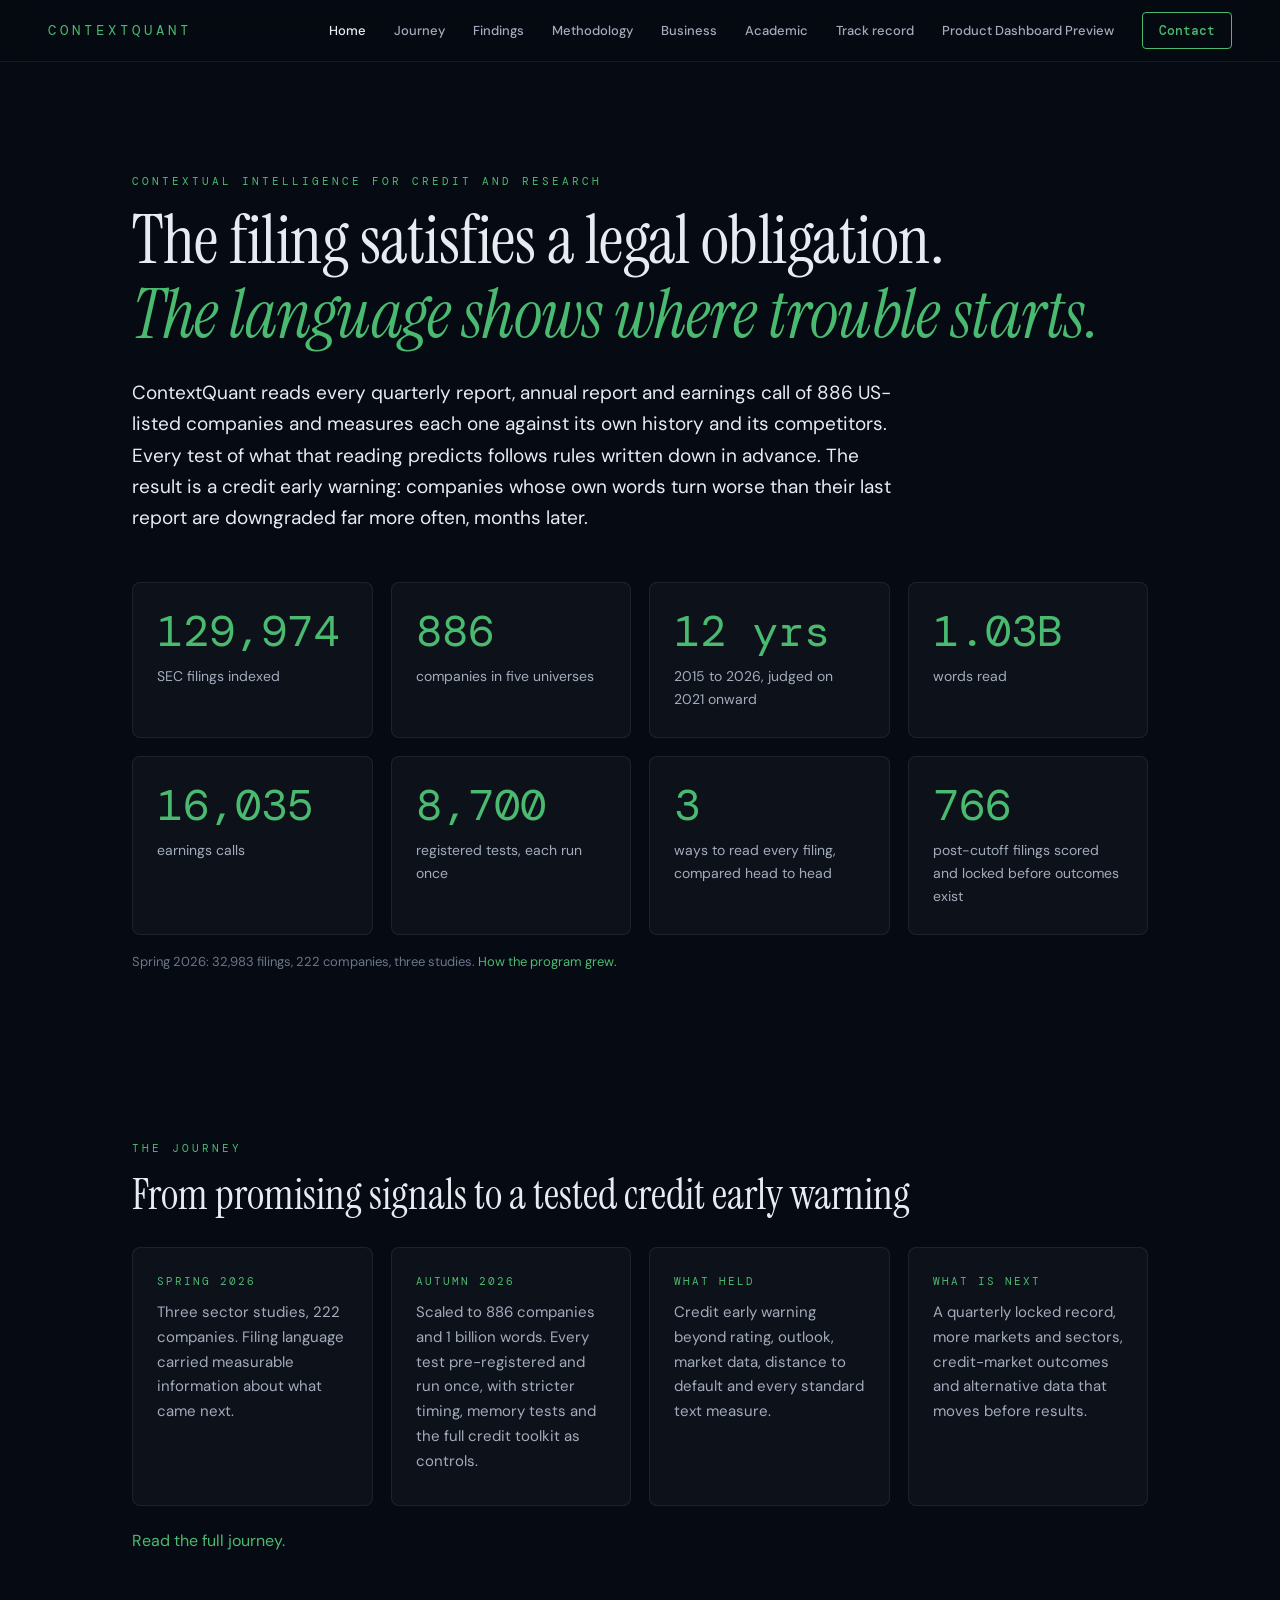
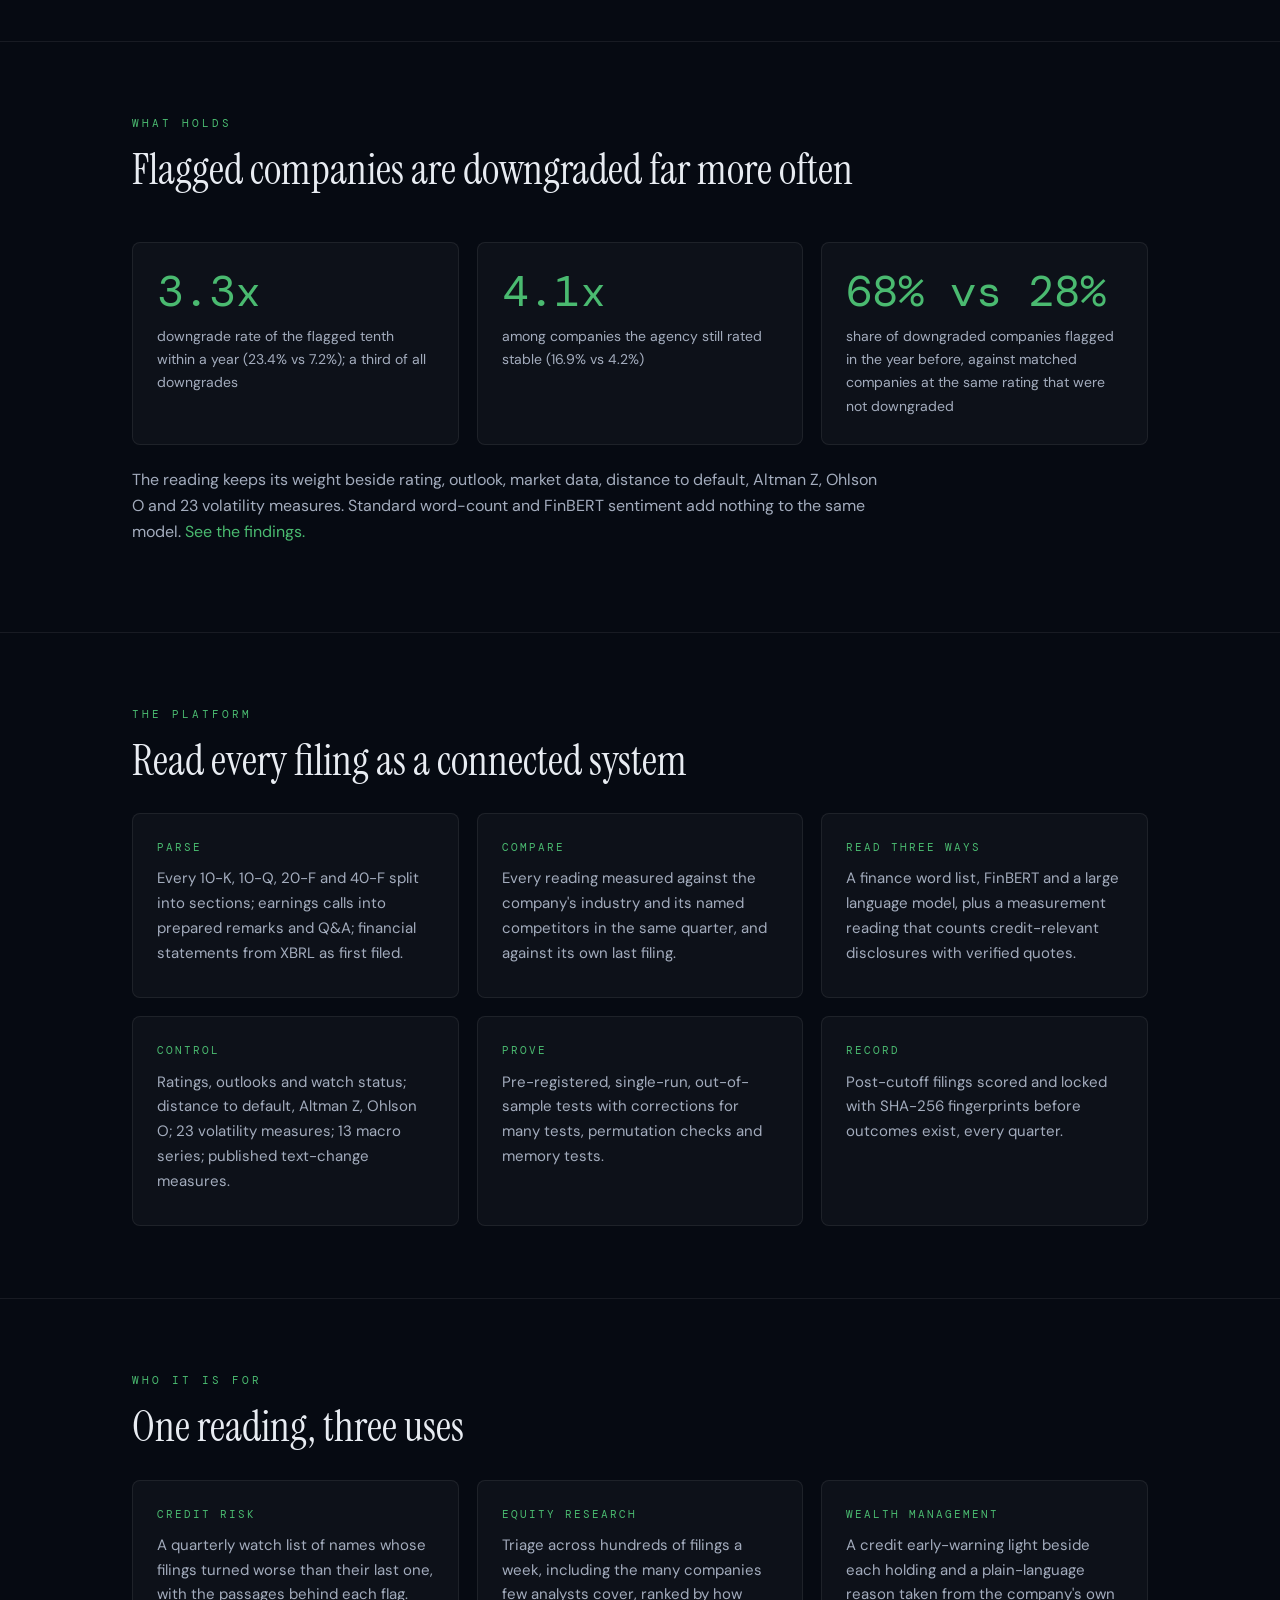
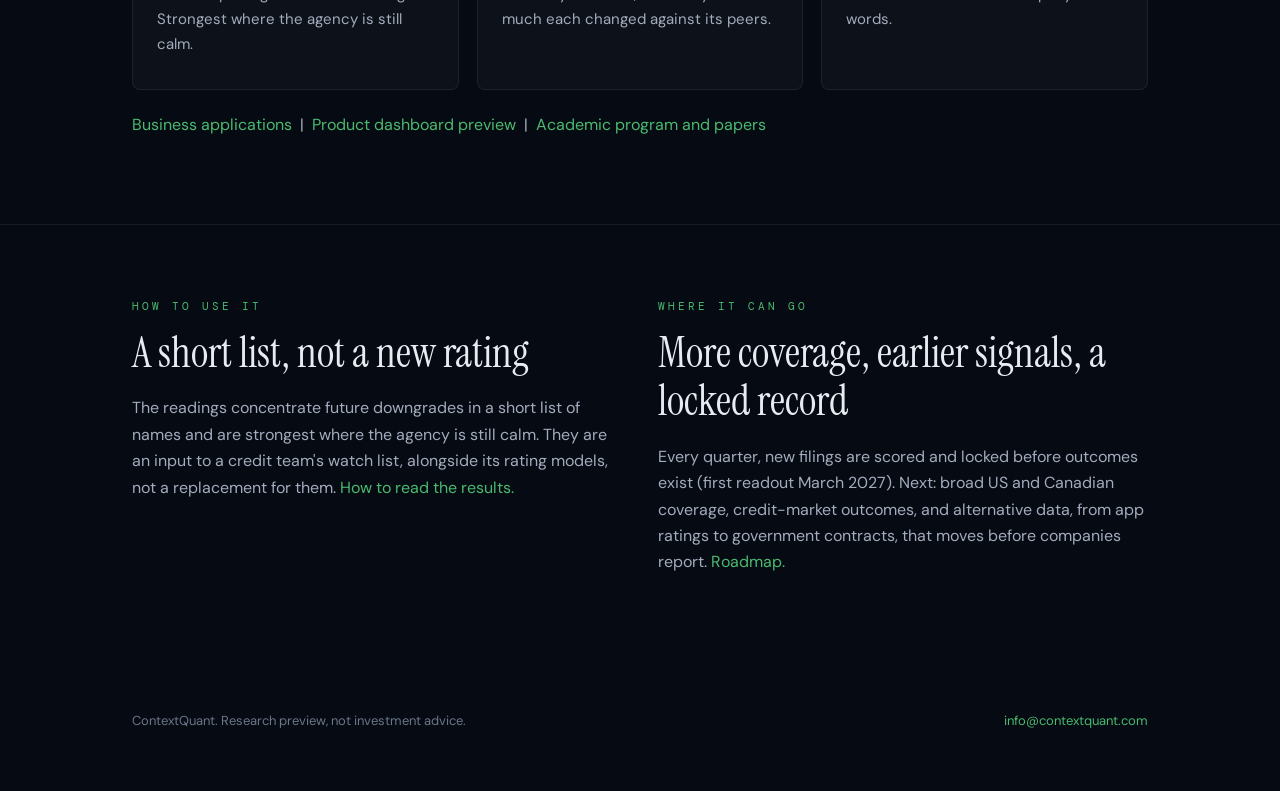
<file: index.html>
<!DOCTYPE html>
<html lang="en">
<head>
<meta charset="utf-8">
<meta name="viewport" content="width=device-width, initial-scale=1">
<link rel="icon" type="image/x-icon" href="favicon.ico">
<link rel="icon" type="image/png" sizes="32x32" href="favicon-32x32.png">
<link rel="apple-touch-icon" sizes="180x180" href="apple-touch-icon.png">
<title>ContextQuant | Contextual intelligence from corporate disclosures</title>
<meta name="description" content="Twelve years of filings and earnings calls for 886 companies, read three ways and tested under pre-registration. What survived: credit early warning.">
<link href="https://fonts.googleapis.com/css2?family=DM+Mono:wght@400;500&family=Instrument+Serif:ital@0;1&family=DM+Sans:wght@400;500;600&display=swap" rel="stylesheet">
<link rel="stylesheet" href="style.css">
</head>
<body>
<nav>
  <a class="brand" href="index.html">ContextQuant</a>
  <button class="burger" id="burger" aria-label="Menu" aria-expanded="false"><span></span><span></span><span></span></button>
  <div class="links" id="navlinks">
    <a class="active" href="index.html">Home</a>
    <a href="journey.html">Journey</a>
    <a href="evidence.html">Findings</a>
    <a href="method.html">Methodology</a>
    <a href="business.html">Business</a>
    <a href="academic.html">Academic</a>
    <a href="track-record.html">Track record</a>
    <a href="product/index.html">Product Dashboard Preview</a>
    <a class="cta" href="mailto:info@contextquant.com">Contact</a>
  </div>
</nav>

<header class="hero">
  <div class="wrap">
    <div class="eyebrow">Contextual intelligence for credit and research</div>
    <h1>The filing satisfies a legal obligation.<br><em>The language shows where trouble starts.</em></h1>
    <p class="lead">ContextQuant reads every quarterly report, annual report and earnings call of 886 US-listed companies and measures each one against its own history and its competitors. Every test of what that reading predicts follows rules written down in advance. The result is a credit early warning: companies whose own words turn worse than their last report are downgraded far more often, months later.</p>
    <div class="stats four">
      <div class="stat"><div class="n">129,974</div><div class="l">SEC filings indexed</div></div>
      <div class="stat"><div class="n">886</div><div class="l">companies in five universes</div></div>
      <div class="stat"><div class="n">12 yrs</div><div class="l">2015 to 2026, judged on 2021 onward</div></div>
      <div class="stat"><div class="n">1.03B</div><div class="l">words read</div></div>
      <div class="stat"><div class="n">16,035</div><div class="l">earnings calls</div></div>
      <div class="stat"><div class="n">8,700</div><div class="l">registered tests, each run once</div></div>
      <div class="stat"><div class="n">3</div><div class="l">ways to read every filing, compared head to head</div></div>
      <div class="stat"><div class="n">766</div><div class="l">post-cutoff filings scored and locked before outcomes exist</div></div>
    </div>
    <p class="muted" style="margin-top:16px">Spring 2026: 32,983 filings, 222 companies, three studies. <a href="journey.html">How the program grew.</a></p>
  </div>
</header>

<section>
  <div class="wrap">
    <div class="eyebrow">The journey</div>
    <h2>From promising signals to a tested credit early warning</h2>
    <div class="cards four">
      <div class="card"><div class="tag">Spring 2026</div><p>Three sector studies, 222 companies. Filing language carried measurable information about what came next.</p></div>
      <div class="card"><div class="tag">Autumn 2026</div><p>Scaled to 886 companies and 1 billion words. Every test pre-registered and run once, with stricter timing, memory tests and the full credit toolkit as controls.</p></div>
      <div class="card"><div class="tag">What held</div><p>Credit early warning beyond rating, outlook, market data, distance to default and every standard text measure.</p></div>
      <div class="card"><div class="tag">What is next</div><p>A quarterly locked record, more markets and sectors, credit-market outcomes and alternative data that moves before results.</p></div>
    </div>
    <p style="margin-top:22px"><a href="journey.html">Read the full journey.</a></p>
  </div>
</section>

<section>
  <div class="wrap">
    <div class="eyebrow">What holds</div>
    <h2>Flagged companies are downgraded far more often</h2>
    <div class="stats">
      <div class="stat"><div class="n">3.3x</div><div class="l">downgrade rate of the flagged tenth within a year (23.4% vs 7.2%); a third of all downgrades</div></div>
      <div class="stat"><div class="n">4.1x</div><div class="l">among companies the agency still rated stable (16.9% vs 4.2%)</div></div>
      <div class="stat"><div class="n">68% vs 28%</div><div class="l">share of downgraded companies flagged in the year before, against matched companies at the same rating that were not downgraded</div></div>
    </div>
    <p style="margin-top:22px">The reading keeps its weight beside rating, outlook, market data, distance to default, Altman Z, Ohlson O and 23 volatility measures. Standard word-count and FinBERT sentiment add nothing to the same model. <a href="evidence.html">See the findings.</a></p>
  </div>
</section>

<section>
  <div class="wrap">
    <div class="eyebrow">The platform</div>
    <h2>Read every filing as a connected system</h2>
    <div class="cards">
      <div class="card"><div class="tag">Parse</div><p>Every 10-K, 10-Q, 20-F and 40-F split into sections; earnings calls into prepared remarks and Q&amp;A; financial statements from XBRL as first filed.</p></div>
      <div class="card"><div class="tag">Compare</div><p>Every reading measured against the company's industry and its named competitors in the same quarter, and against its own last filing.</p></div>
      <div class="card"><div class="tag">Read three ways</div><p>A finance word list, FinBERT and a large language model, plus a measurement reading that counts credit-relevant disclosures with verified quotes.</p></div>
      <div class="card"><div class="tag">Control</div><p>Ratings, outlooks and watch status; distance to default, Altman Z, Ohlson O; 23 volatility measures; 13 macro series; published text-change measures.</p></div>
      <div class="card"><div class="tag">Prove</div><p>Pre-registered, single-run, out-of-sample tests with corrections for many tests, permutation checks and memory tests.</p></div>
      <div class="card"><div class="tag">Record</div><p>Post-cutoff filings scored and locked with SHA-256 fingerprints before outcomes exist, every quarter.</p></div>
    </div>
  </div>
</section>

<section>
  <div class="wrap">
    <div class="eyebrow">Who it is for</div>
    <h2>One reading, three uses</h2>
    <div class="cards">
      <div class="card"><div class="tag">Credit risk</div><p>A quarterly watch list of names whose filings turned worse than their last one, with the passages behind each flag. Strongest where the agency is still calm.</p></div>
      <div class="card"><div class="tag">Equity research</div><p>Triage across hundreds of filings a week, including the many companies few analysts cover, ranked by how much each changed against its peers.</p></div>
      <div class="card"><div class="tag">Wealth management</div><p>A credit early-warning light beside each holding and a plain-language reason taken from the company's own words.</p></div>
    </div>
    <p style="margin-top:22px"><a href="business.html">Business applications</a> &nbsp;|&nbsp; <a href="product/index.html">Product dashboard preview</a> &nbsp;|&nbsp; <a href="academic.html">Academic program and papers</a></p>
  </div>
</section>

<section style="border-bottom:none">
  <div class="wrap two">
    <div>
      <div class="eyebrow">How to use it</div>
      <h2>A short list, not a new rating</h2>
      <p>The readings concentrate future downgrades in a short list of names and are strongest where the agency is still calm. They are an input to a credit team's watch list, alongside its rating models, not a replacement for them. <a href="evidence.html">How to read the results.</a></p>
    </div>
    <div>
      <div class="eyebrow">Where it can go</div>
      <h2>More coverage, earlier signals, a locked record</h2>
      <p>Every quarter, new filings are scored and locked before outcomes exist (first readout March 2027). Next: broad US and Canadian coverage, credit-market outcomes, and alternative data, from app ratings to government contracts, that moves before companies report. <a href="journey.html">Roadmap.</a></p>
    </div>
  </div>
</section>

<footer><div class="wrap"><span>ContextQuant. Research preview, not investment advice.</span><span><a href="mailto:info@contextquant.com">info@contextquant.com</a></span></div></footer>
<script src="site.js"></script>
</body>
</html>
</file>
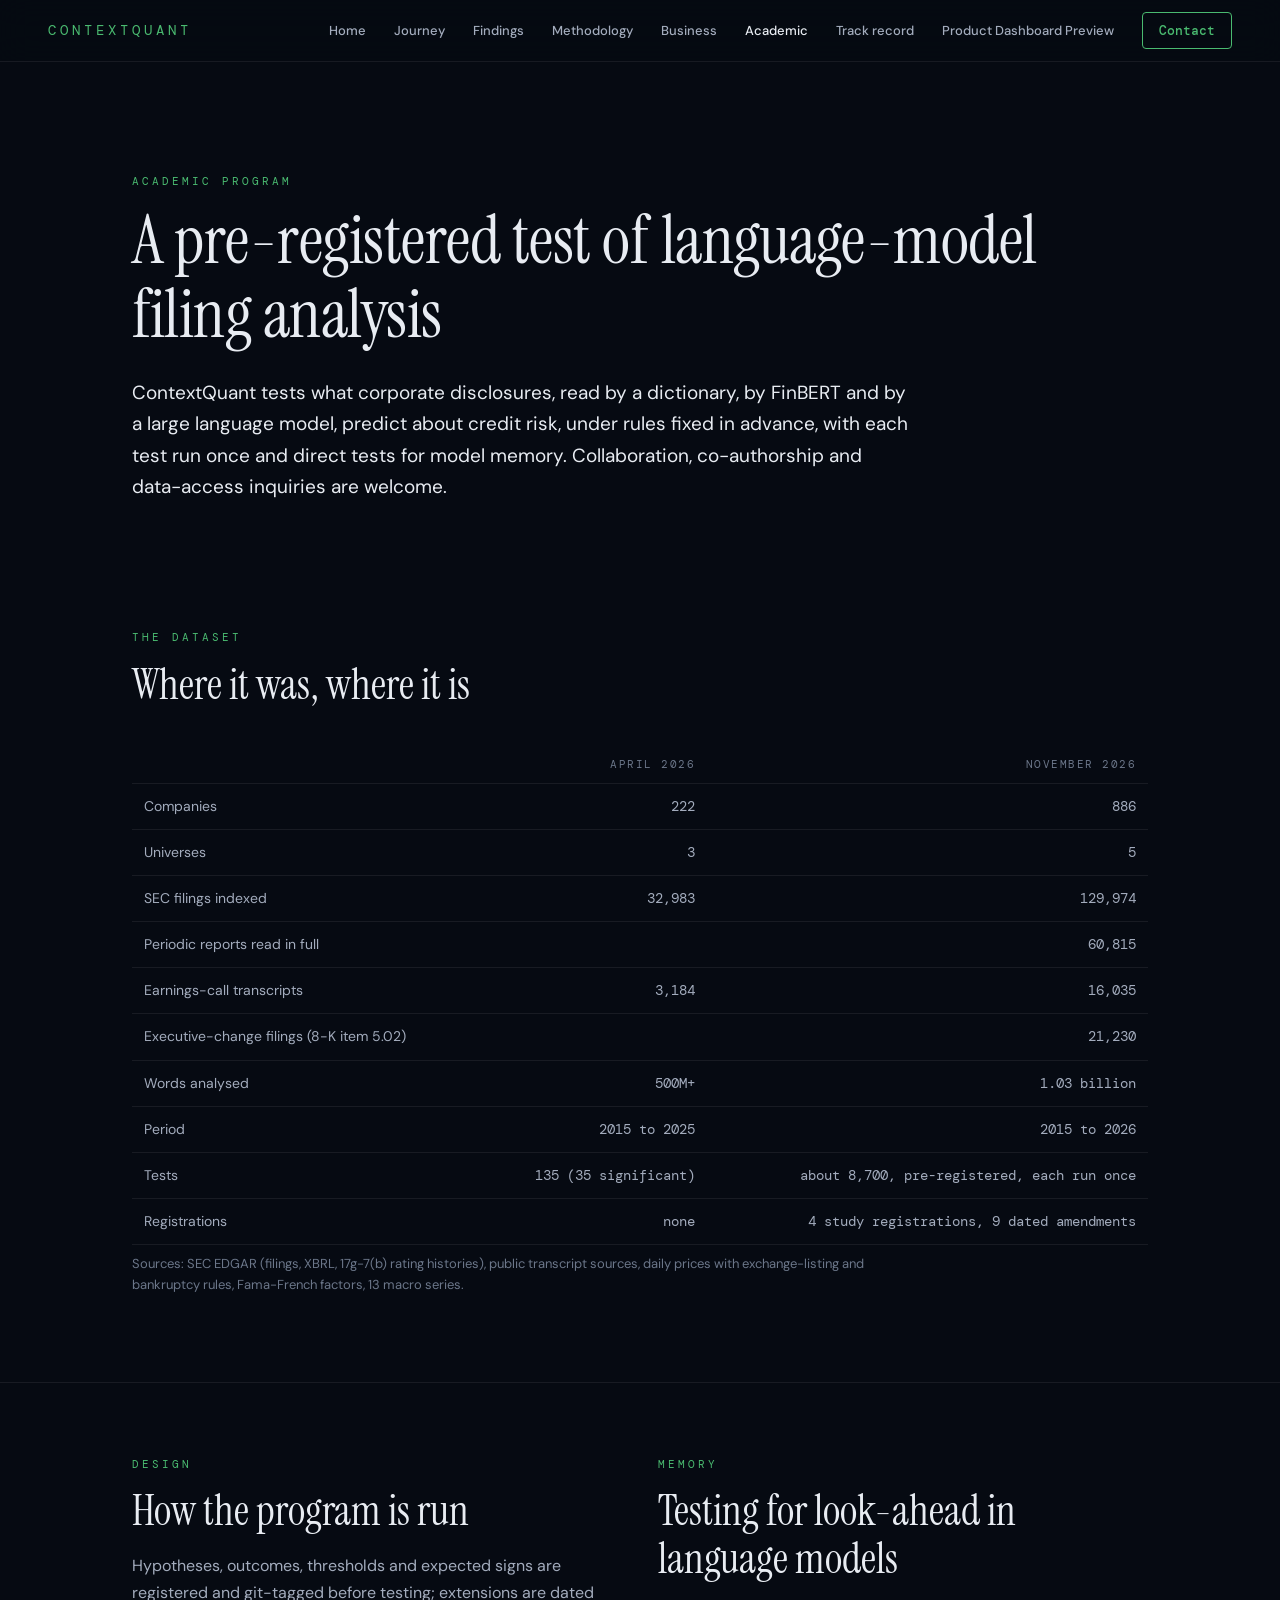
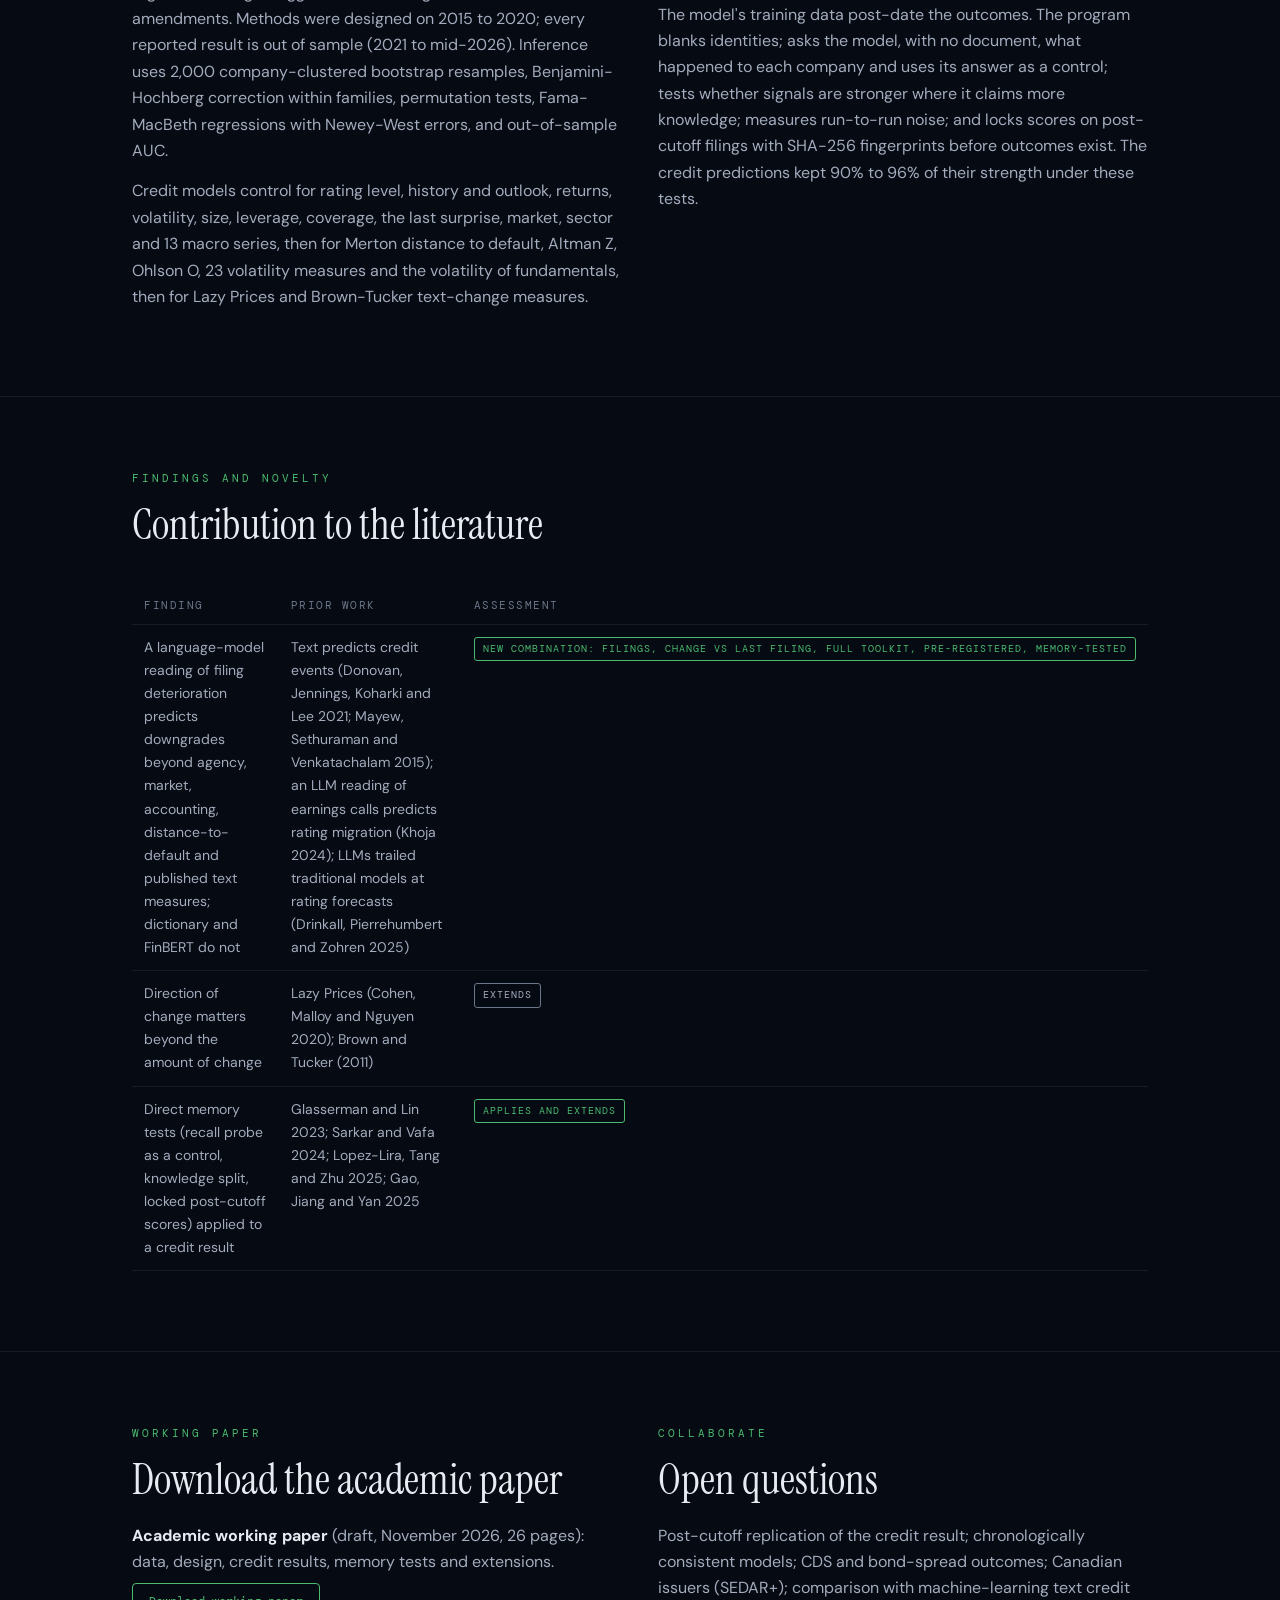
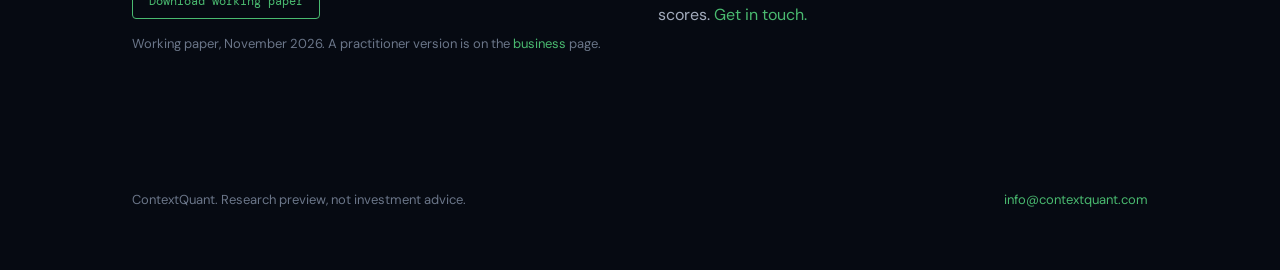
<file: academic.html>
<!DOCTYPE html>
<html lang="en">
<head>
<meta charset="utf-8">
<meta name="viewport" content="width=device-width, initial-scale=1">
<link rel="icon" type="image/x-icon" href="favicon.ico">
<link rel="icon" type="image/png" sizes="32x32" href="favicon-32x32.png">
<link rel="apple-touch-icon" sizes="180x180" href="apple-touch-icon.png">
<title>Academic program | ContextQuant</title>
<link href="https://fonts.googleapis.com/css2?family=DM+Mono:wght@400;500&family=Instrument+Serif:ital@0;1&family=DM+Sans:wght@400;500;600&display=swap" rel="stylesheet">
<link rel="stylesheet" href="style.css">
</head>
<body>
<nav>
  <a class="brand" href="index.html">ContextQuant</a>
  <button class="burger" id="burger" aria-label="Menu" aria-expanded="false"><span></span><span></span><span></span></button>
  <div class="links" id="navlinks">
    <a href="index.html">Home</a>
    <a href="journey.html">Journey</a>
    <a href="evidence.html">Findings</a>
    <a href="method.html">Methodology</a>
    <a href="business.html">Business</a>
    <a class="active" href="academic.html">Academic</a>
    <a href="track-record.html">Track record</a>
    <a href="product/index.html">Product Dashboard Preview</a>
    <a class="cta" href="mailto:info@contextquant.com">Contact</a>
  </div>
</nav>

<header class="hero" style="padding-bottom:40px">
  <div class="wrap">
    <div class="eyebrow">Academic program</div>
    <h1>A pre-registered test of language-model filing analysis</h1>
    <p class="lead">ContextQuant tests what corporate disclosures, read by a dictionary, by FinBERT and by a large language model, predict about credit risk, under rules fixed in advance, with each test run once and direct tests for model memory. Collaboration, co-authorship and data-access inquiries are welcome.</p>
  </div>
</header>

<section>
  <div class="wrap">
    <div class="eyebrow">The dataset</div>
    <h2>Where it was, where it is</h2>
    <div class="table-wrap"><table>
      <tr><th></th><th class="num">April 2026</th><th class="num">November 2026</th></tr>
      <tr><td>Companies</td><td class="num">222</td><td class="num">886</td></tr>
      <tr><td>Universes</td><td class="num">3</td><td class="num">5</td></tr>
      <tr><td>SEC filings indexed</td><td class="num">32,983</td><td class="num">129,974</td></tr>
      <tr><td>Periodic reports read in full</td><td class="num"></td><td class="num">60,815</td></tr>
      <tr><td>Earnings-call transcripts</td><td class="num">3,184</td><td class="num">16,035</td></tr>
      <tr><td>Executive-change filings (8-K item 5.02)</td><td class="num"></td><td class="num">21,230</td></tr>
      <tr><td>Words analysed</td><td class="num">500M+</td><td class="num">1.03 billion</td></tr>
      <tr><td>Period</td><td class="num">2015 to 2025</td><td class="num">2015 to 2026</td></tr>
      <tr><td>Tests</td><td class="num">135 (35 significant)</td><td class="num">about 8,700, pre-registered, each run once</td></tr>
      <tr><td>Registrations</td><td class="num">none</td><td class="num">4 study registrations, 9 dated amendments</td></tr>
    </table></div>
    <p class="muted">Sources: SEC EDGAR (filings, XBRL, 17g-7(b) rating histories), public transcript sources, daily prices with exchange-listing and bankruptcy rules, Fama-French factors, 13 macro series.</p>
  </div>
</section>

<section>
  <div class="wrap two">
    <div>
      <div class="eyebrow">Design</div>
      <h2>How the program is run</h2>
      <p>Hypotheses, outcomes, thresholds and expected signs are registered and git-tagged before testing; extensions are dated amendments. Methods were designed on 2015 to 2020; every reported result is out of sample (2021 to mid-2026). Inference uses 2,000 company-clustered bootstrap resamples, Benjamini-Hochberg correction within families, permutation tests, Fama-MacBeth regressions with Newey-West errors, and out-of-sample AUC.</p>
      <p>Credit models control for rating level, history and outlook, returns, volatility, size, leverage, coverage, the last surprise, market, sector and 13 macro series, then for Merton distance to default, Altman Z, Ohlson O, 23 volatility measures and the volatility of fundamentals, then for Lazy Prices and Brown-Tucker text-change measures.</p>
    </div>
    <div>
      <div class="eyebrow">Memory</div>
      <h2>Testing for look-ahead in language models</h2>
      <p>The model's training data post-date the outcomes. The program blanks identities; asks the model, with no document, what happened to each company and uses its answer as a control; tests whether signals are stronger where it claims more knowledge; measures run-to-run noise; and locks scores on post-cutoff filings with SHA-256 fingerprints before outcomes exist. The credit predictions kept 90% to 96% of their strength under these tests.</p>
    </div>
  </div>
</section>

<section>
  <div class="wrap">
    <div class="eyebrow">Findings and novelty</div>
    <h2>Contribution to the literature</h2>
    <div class="table-wrap"><table>
      <tr><th>Finding</th><th>Prior work</th><th>Assessment</th></tr>
      <tr><td>A language-model reading of filing deterioration predicts downgrades beyond agency, market, accounting, distance-to-default and published text measures; dictionary and FinBERT do not</td><td>Text predicts credit events (Donovan, Jennings, Koharki and Lee 2021; Mayew, Sethuraman and Venkatachalam 2015); an LLM reading of earnings calls predicts rating migration (Khoja 2024); LLMs trailed traditional models at rating forecasts (Drinkall, Pierrehumbert and Zohren 2025)</td><td><span class="badge b-strong">New combination: filings, change vs last filing, full toolkit, pre-registered, memory-tested</span></td></tr>
      <tr><td>Direction of change matters beyond the amount of change</td><td>Lazy Prices (Cohen, Malloy and Nguyen 2020); Brown and Tucker (2011)</td><td><span class="badge b-wait">Extends</span></td></tr>
      <tr><td>Direct memory tests (recall probe as a control, knowledge split, locked post-cutoff scores) applied to a credit result</td><td>Glasserman and Lin 2023; Sarkar and Vafa 2024; Lopez-Lira, Tang and Zhu 2025; Gao, Jiang and Yan 2025</td><td><span class="badge b-strong">Applies and extends</span></td></tr>
    </table></div>
  </div>
</section>

<section style="border-bottom:none">
  <div class="wrap two">
    <div>
      <div class="eyebrow">Working paper</div>
      <h2>Download the academic paper</h2>
      <p><strong style="color:var(--text-primary)">Academic working paper</strong> (draft, November 2026, 26 pages): data, design, credit results, memory tests and extensions.<br><button class="paper-btn" data-paper="academic">Download working paper</button></p>
      <p class="muted">Working paper, November 2026. A practitioner version is on the <a href="business.html">business</a> page.</p>
    </div>
    <div>
      <div class="eyebrow">Collaborate</div>
      <h2>Open questions</h2>
      <p>Post-cutoff replication of the credit result; chronologically consistent models; CDS and bond-spread outcomes; Canadian issuers (SEDAR+); comparison with machine-learning text credit scores. <a href="mailto:info@contextquant.com">Get in touch.</a></p>
    </div>
  </div>
</section>

<footer><div class="wrap"><span>ContextQuant. Research preview, not investment advice.</span><span><a href="mailto:info@contextquant.com">info@contextquant.com</a></span></div></footer>
<script src="site.js"></script>
</body>
</html>
</file>
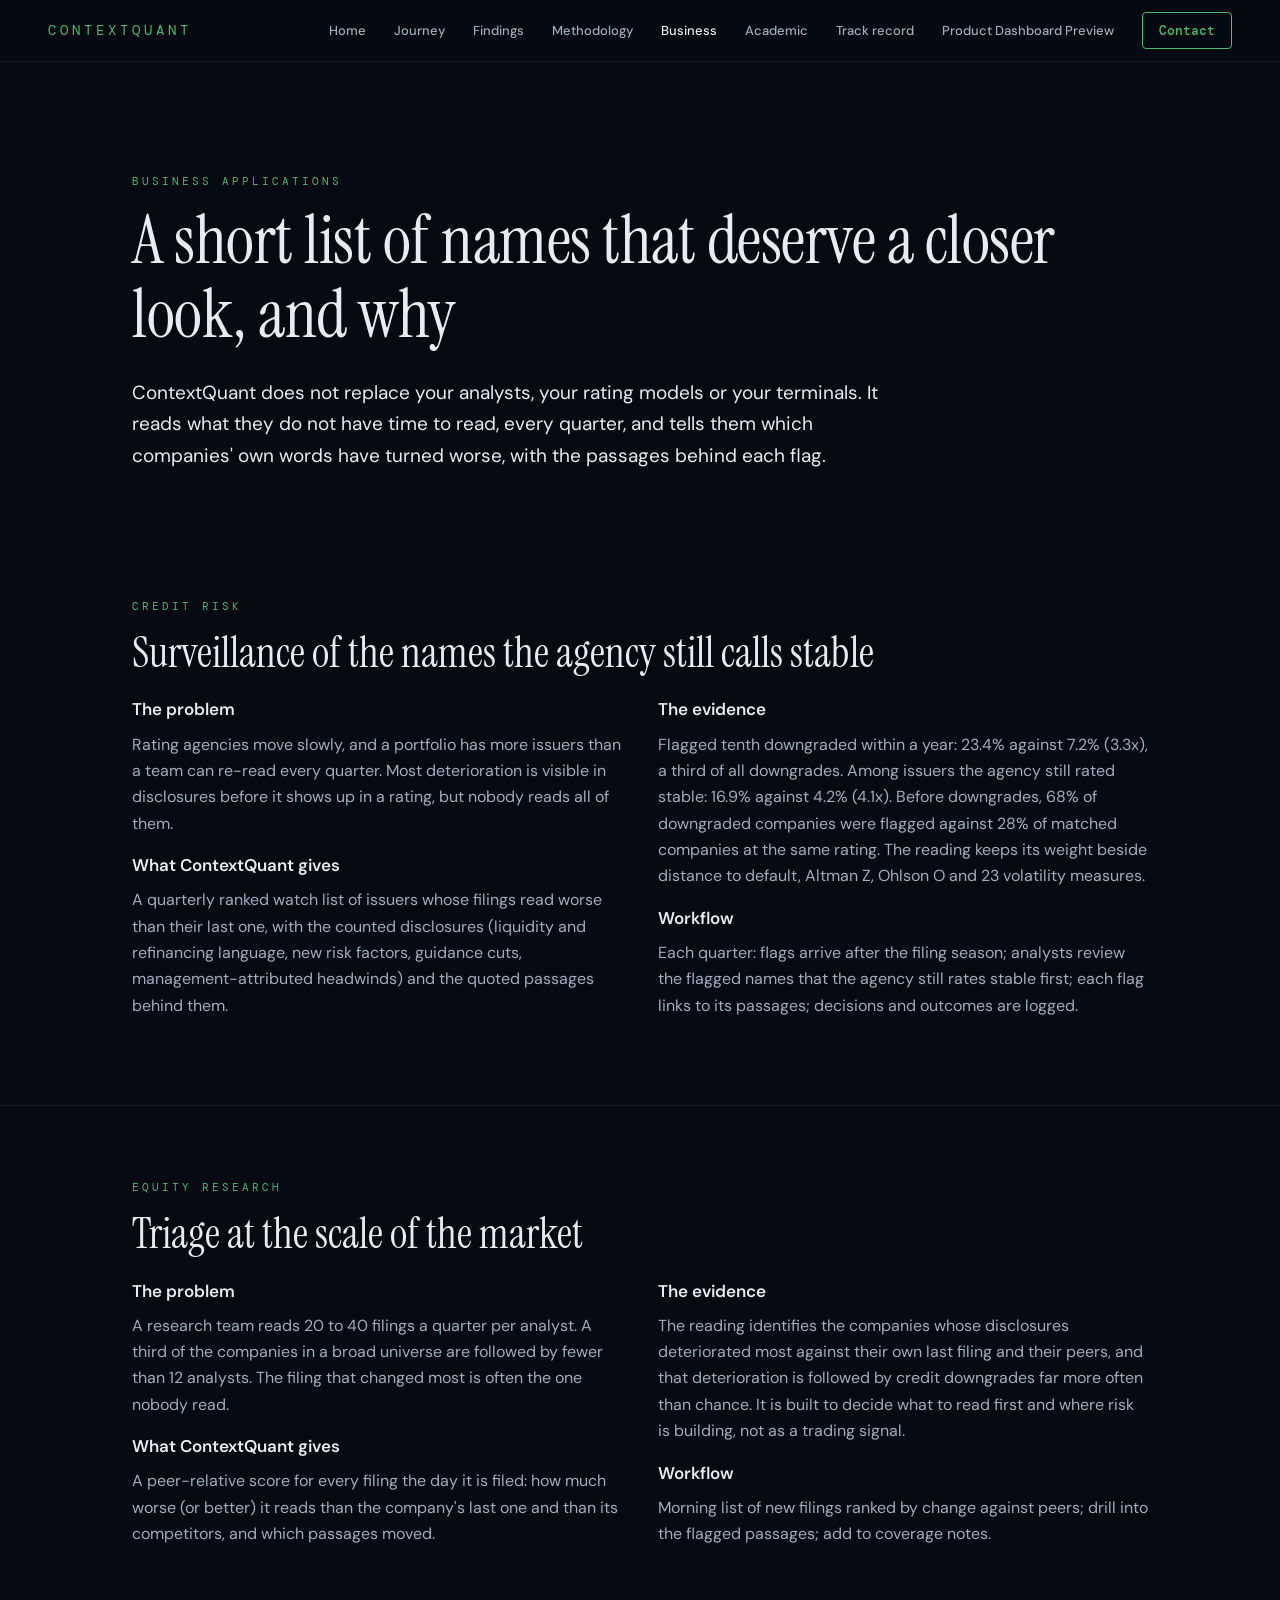
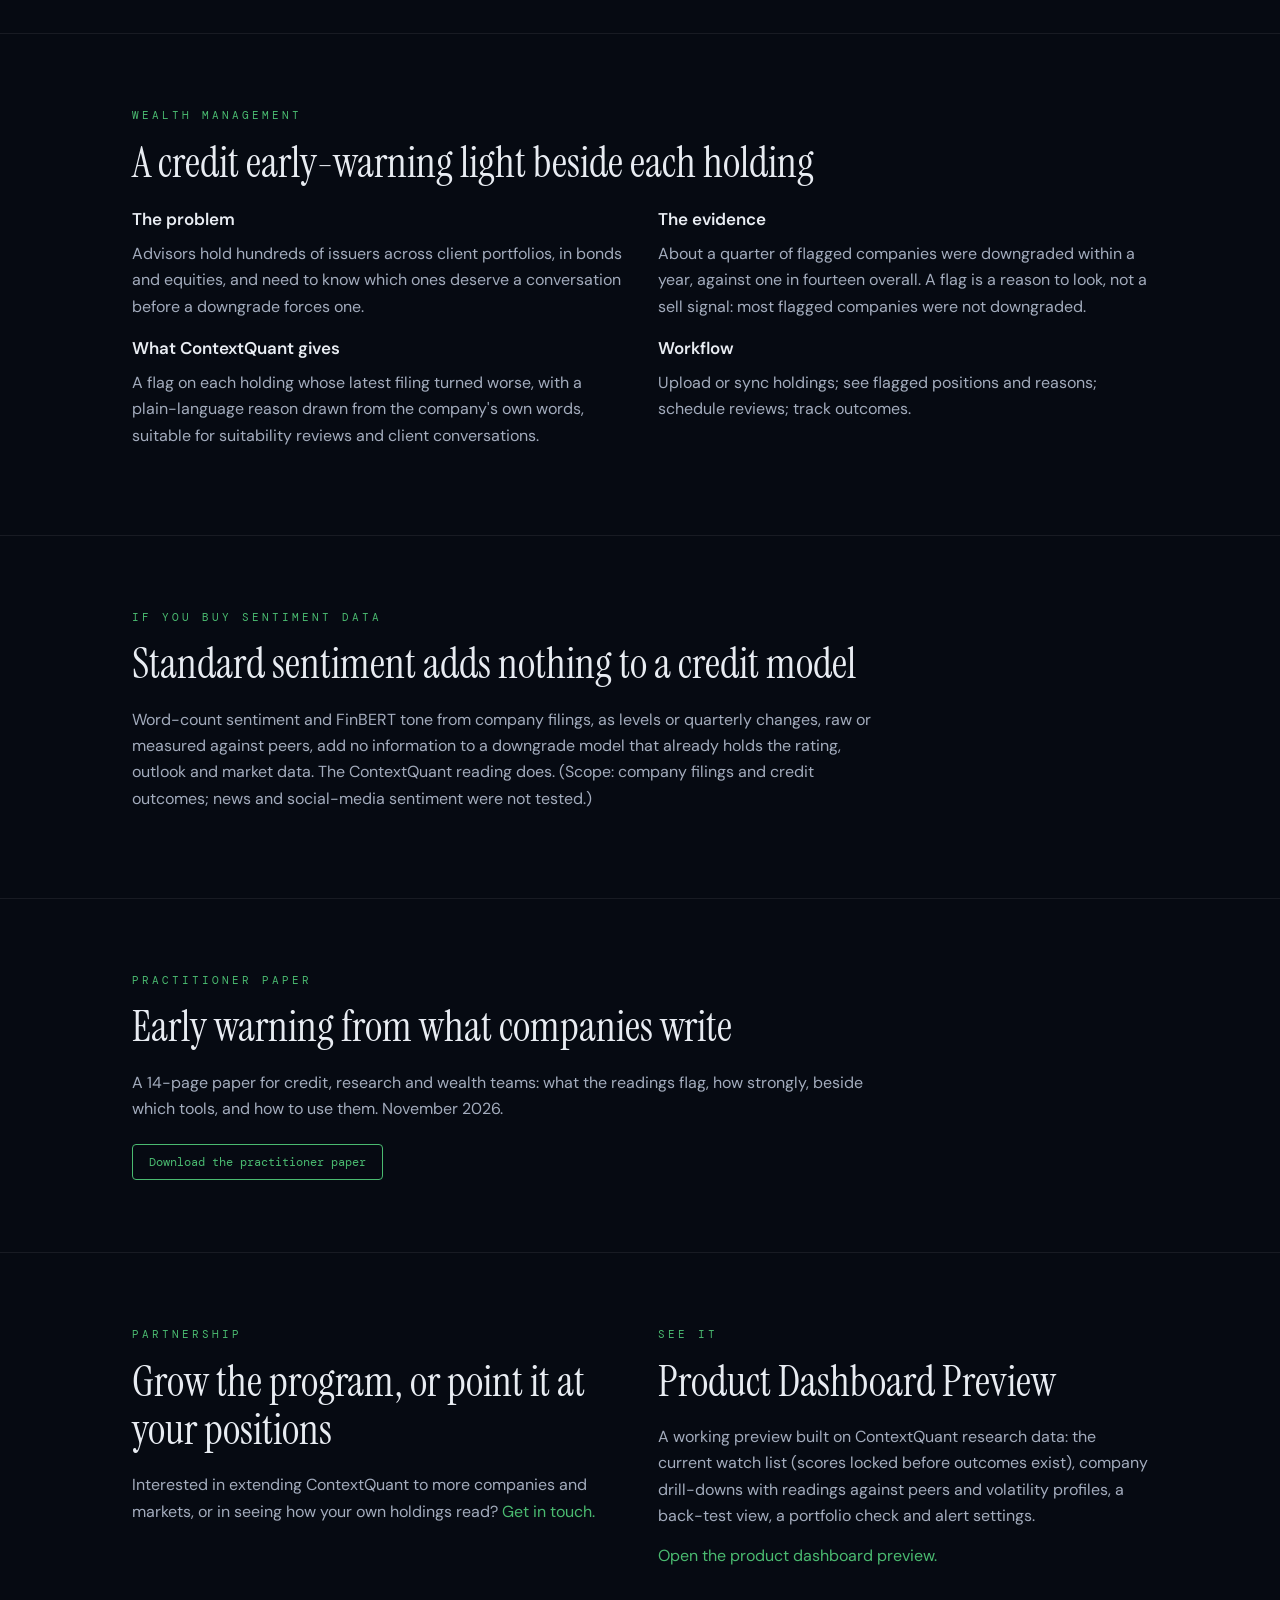
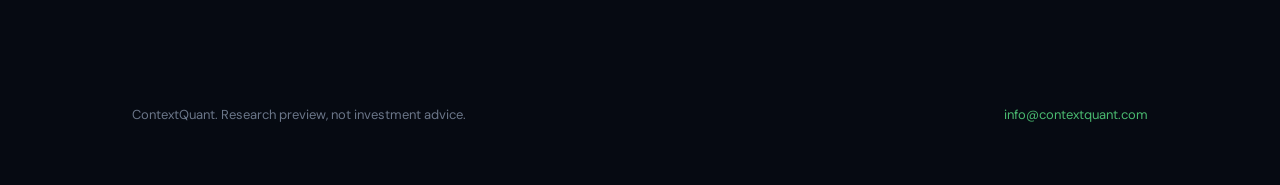
<file: business.html>
<!DOCTYPE html>
<html lang="en">
<head>
<meta charset="utf-8">
<meta name="viewport" content="width=device-width, initial-scale=1">
<link rel="icon" type="image/x-icon" href="favicon.ico">
<link rel="icon" type="image/png" sizes="32x32" href="favicon-32x32.png">
<link rel="apple-touch-icon" sizes="180x180" href="apple-touch-icon.png">
<title>Business applications | ContextQuant</title>
<link href="https://fonts.googleapis.com/css2?family=DM+Mono:wght@400;500&family=Instrument+Serif:ital@0;1&family=DM+Sans:wght@400;500;600&display=swap" rel="stylesheet">
<link rel="stylesheet" href="style.css">
</head>
<body>
<nav>
  <a class="brand" href="index.html">ContextQuant</a>
  <button class="burger" id="burger" aria-label="Menu" aria-expanded="false"><span></span><span></span><span></span></button>
  <div class="links" id="navlinks">
    <a href="index.html">Home</a>
    <a href="journey.html">Journey</a>
    <a href="evidence.html">Findings</a>
    <a href="method.html">Methodology</a>
    <a class="active" href="business.html">Business</a>
    <a href="academic.html">Academic</a>
    <a href="track-record.html">Track record</a>
    <a href="product/index.html">Product Dashboard Preview</a>
    <a class="cta" href="mailto:info@contextquant.com">Contact</a>
  </div>
</nav>

<header class="hero" style="padding-bottom:40px">
  <div class="wrap">
    <div class="eyebrow">Business applications</div>
    <h1>A short list of names that deserve a closer look, and why</h1>
    <p class="lead">ContextQuant does not replace your analysts, your rating models or your terminals. It reads what they do not have time to read, every quarter, and tells them which companies' own words have turned worse, with the passages behind each flag.</p>
  </div>
</header>

<section>
  <div class="wrap">
    <div class="eyebrow">Credit risk</div>
    <h2>Surveillance of the names the agency still calls stable</h2>
    <div class="two">
      <div>
        <h3>The problem</h3>
        <p>Rating agencies move slowly, and a portfolio has more issuers than a team can re-read every quarter. Most deterioration is visible in disclosures before it shows up in a rating, but nobody reads all of them.</p>
        <h3>What ContextQuant gives</h3>
        <p>A quarterly ranked watch list of issuers whose filings read worse than their last one, with the counted disclosures (liquidity and refinancing language, new risk factors, guidance cuts, management-attributed headwinds) and the quoted passages behind them.</p>
      </div>
      <div>
        <h3>The evidence</h3>
        <p>Flagged tenth downgraded within a year: 23.4% against 7.2% (3.3x), a third of all downgrades. Among issuers the agency still rated stable: 16.9% against 4.2% (4.1x). Before downgrades, 68% of downgraded companies were flagged against 28% of matched companies at the same rating. The reading keeps its weight beside distance to default, Altman Z, Ohlson O and 23 volatility measures.</p>
        <h3>Workflow</h3>
        <p>Each quarter: flags arrive after the filing season; analysts review the flagged names that the agency still rates stable first; each flag links to its passages; decisions and outcomes are logged.</p>
      </div>
    </div>
  </div>
</section>

<section>
  <div class="wrap">
    <div class="eyebrow">Equity research</div>
    <h2>Triage at the scale of the market</h2>
    <div class="two">
      <div>
        <h3>The problem</h3>
        <p>A research team reads 20 to 40 filings a quarter per analyst. A third of the companies in a broad universe are followed by fewer than 12 analysts. The filing that changed most is often the one nobody read.</p>
        <h3>What ContextQuant gives</h3>
        <p>A peer-relative score for every filing the day it is filed: how much worse (or better) it reads than the company's last one and than its competitors, and which passages moved.</p>
      </div>
      <div>
        <h3>The evidence</h3>
        <p>The reading identifies the companies whose disclosures deteriorated most against their own last filing and their peers, and that deterioration is followed by credit downgrades far more often than chance. It is built to decide what to read first and where risk is building, not as a trading signal.</p>
        <h3>Workflow</h3>
        <p>Morning list of new filings ranked by change against peers; drill into the flagged passages; add to coverage notes.</p>
      </div>
    </div>
  </div>
</section>

<section>
  <div class="wrap">
    <div class="eyebrow">Wealth management</div>
    <h2>A credit early-warning light beside each holding</h2>
    <div class="two">
      <div>
        <h3>The problem</h3>
        <p>Advisors hold hundreds of issuers across client portfolios, in bonds and equities, and need to know which ones deserve a conversation before a downgrade forces one.</p>
        <h3>What ContextQuant gives</h3>
        <p>A flag on each holding whose latest filing turned worse, with a plain-language reason drawn from the company's own words, suitable for suitability reviews and client conversations.</p>
      </div>
      <div>
        <h3>The evidence</h3>
        <p>About a quarter of flagged companies were downgraded within a year, against one in fourteen overall. A flag is a reason to look, not a sell signal: most flagged companies were not downgraded.</p>
        <h3>Workflow</h3>
        <p>Upload or sync holdings; see flagged positions and reasons; schedule reviews; track outcomes.</p>
      </div>
    </div>
  </div>
</section>

<section>
  <div class="wrap">
    <div class="eyebrow">If you buy sentiment data</div>
    <h2>Standard sentiment adds nothing to a credit model</h2>
    <p>Word-count sentiment and FinBERT tone from company filings, as levels or quarterly changes, raw or measured against peers, add no information to a downgrade model that already holds the rating, outlook and market data. The ContextQuant reading does. (Scope: company filings and credit outcomes; news and social-media sentiment were not tested.)</p>
  </div>
</section>

<section>
  <div class="wrap">
    <div class="eyebrow">Practitioner paper</div>
    <h2>Early warning from what companies write</h2>
    <p>A 14-page paper for credit, research and wealth teams: what the readings flag, how strongly, beside which tools, and how to use them. November 2026.</p>
    <button class="paper-btn" data-paper="practitioner">Download the practitioner paper</button>
  </div>
</section>

<section style="border-bottom:none">
  <div class="wrap two">
    <div>
      <div class="eyebrow">Partnership</div>
      <h2>Grow the program, or point it at your positions</h2>
      <p>Interested in extending ContextQuant to more companies and markets, or in seeing how your own holdings read? <a href="mailto:info@contextquant.com?subject=ContextQuant%20partnership">Get in touch.</a></p>
    </div>
    <div>
      <div class="eyebrow">See it</div>
      <h2>Product Dashboard Preview</h2>
      <p>A working preview built on ContextQuant research data: the current watch list (scores locked before outcomes exist), company drill-downs with readings against peers and volatility profiles, a back-test view, a portfolio check and alert settings.</p>
      <p><a href="product/index.html">Open the product dashboard preview.</a></p>
    </div>
  </div>
</section>

<footer><div class="wrap"><span>ContextQuant. Research preview, not investment advice.</span><span><a href="mailto:info@contextquant.com">info@contextquant.com</a></span></div></footer>
<script src="site.js"></script>
</body>
</html>
</file>
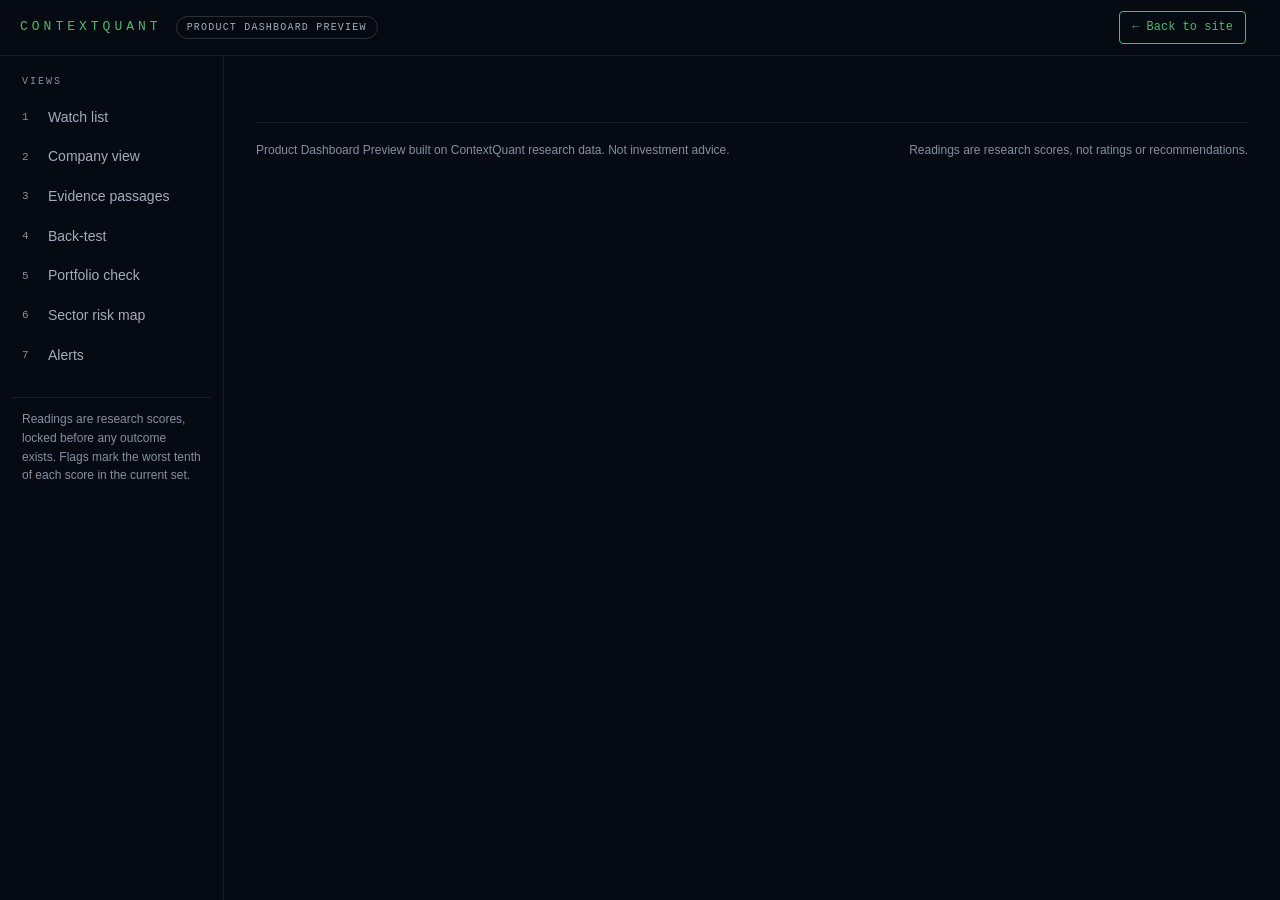
<file: dashboard.html>
<!DOCTYPE html>
<html lang="en"><head><meta charset="utf-8"><meta name="viewport" content="width=device-width, initial-scale=1">
<title>Product Dashboard Preview | ContextQuant</title><meta http-equiv="refresh" content="0; url=product/index.html"><link rel="canonical" href="product/index.html"></head>
<body style="background:#060a12;color:#e8ecf2;font-family:Arial,sans-serif;padding:40px">Moved: <a style="color:#4aba70" href="product/index.html">continue to Product Dashboard Preview</a>.</body></html>
</file>
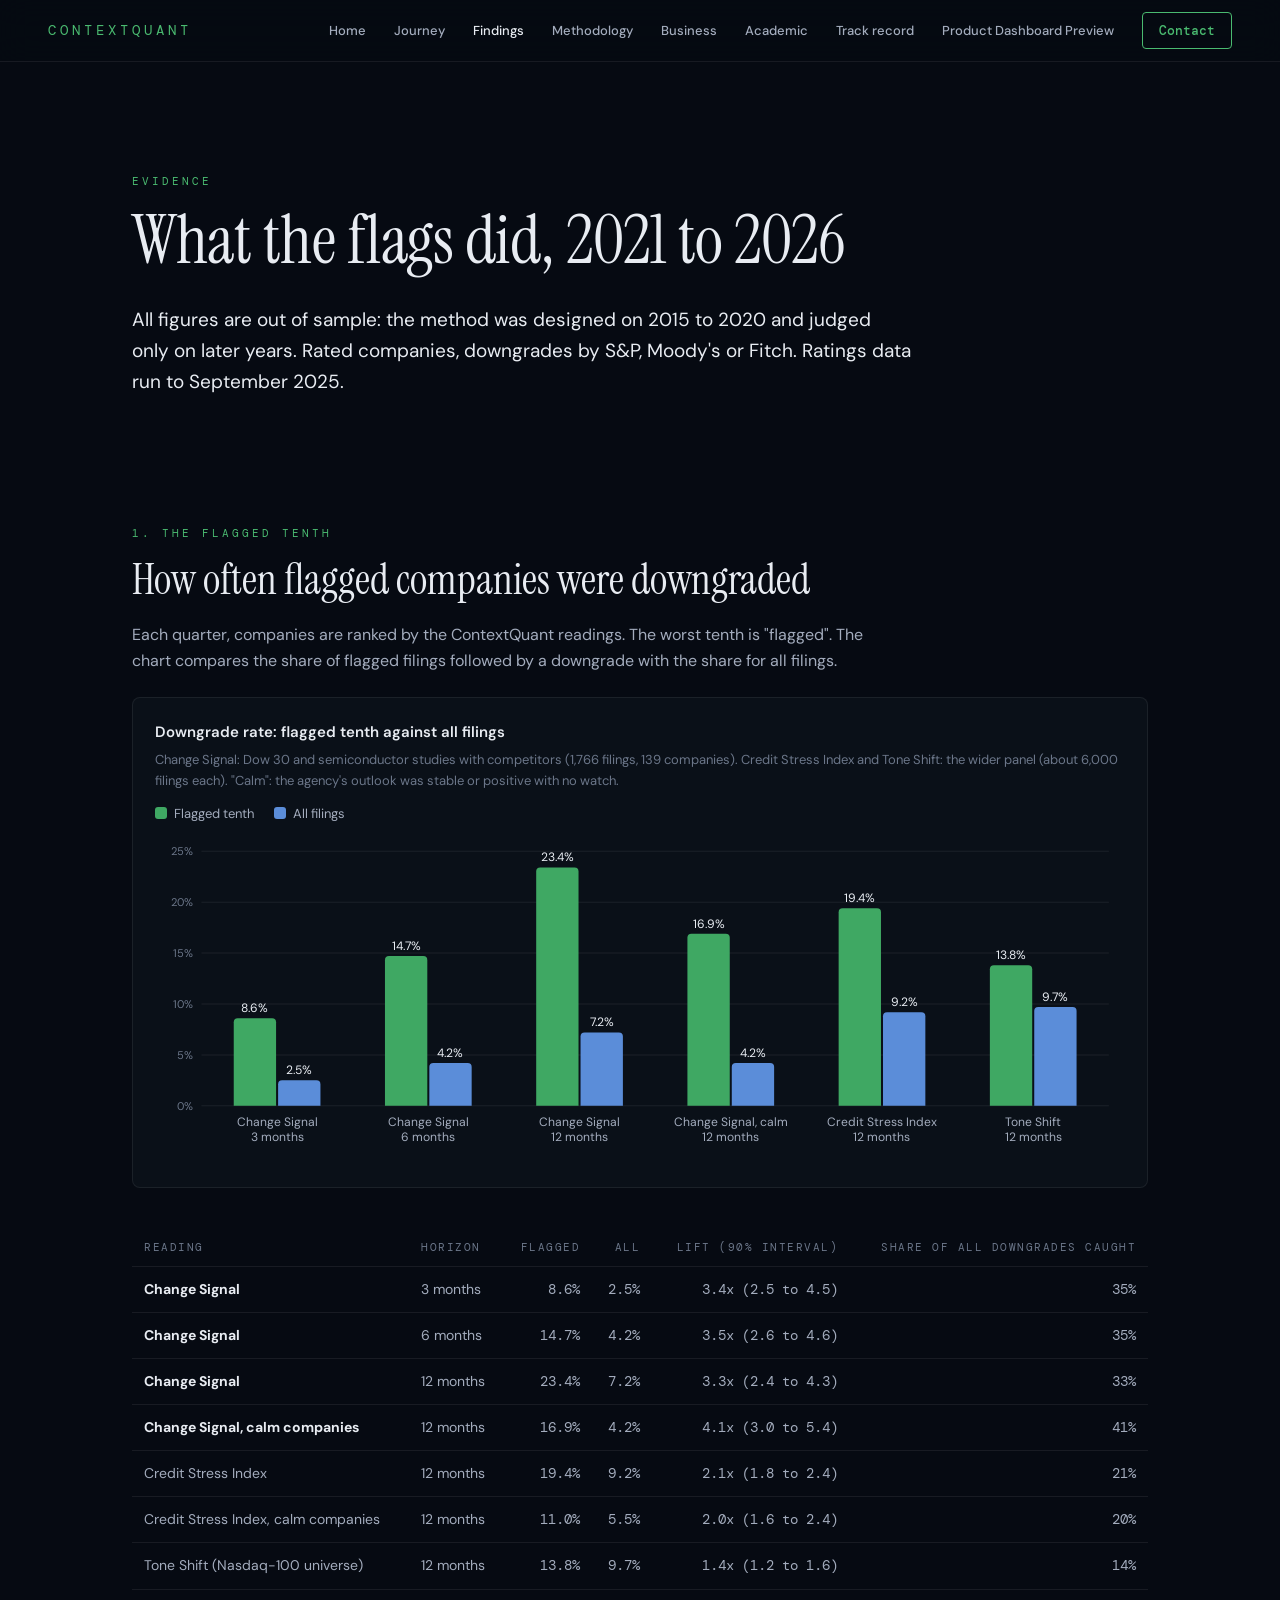
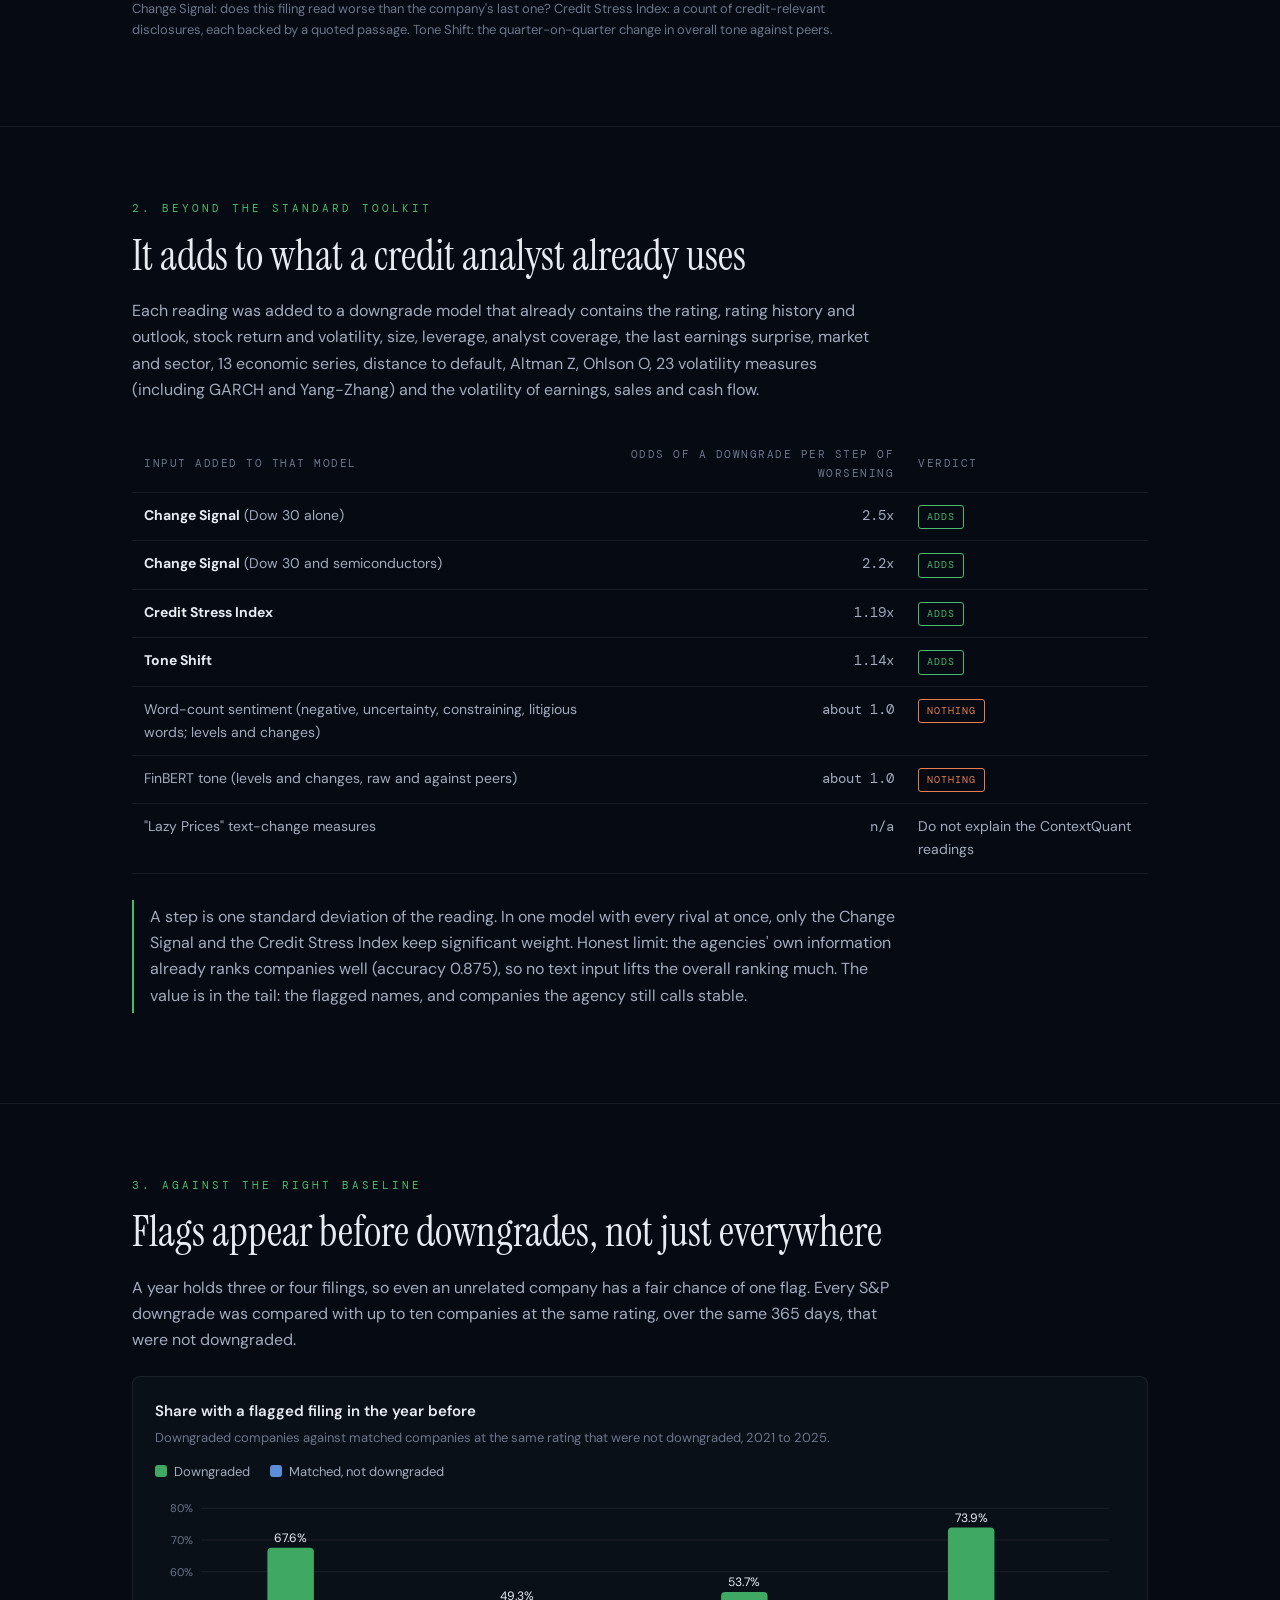
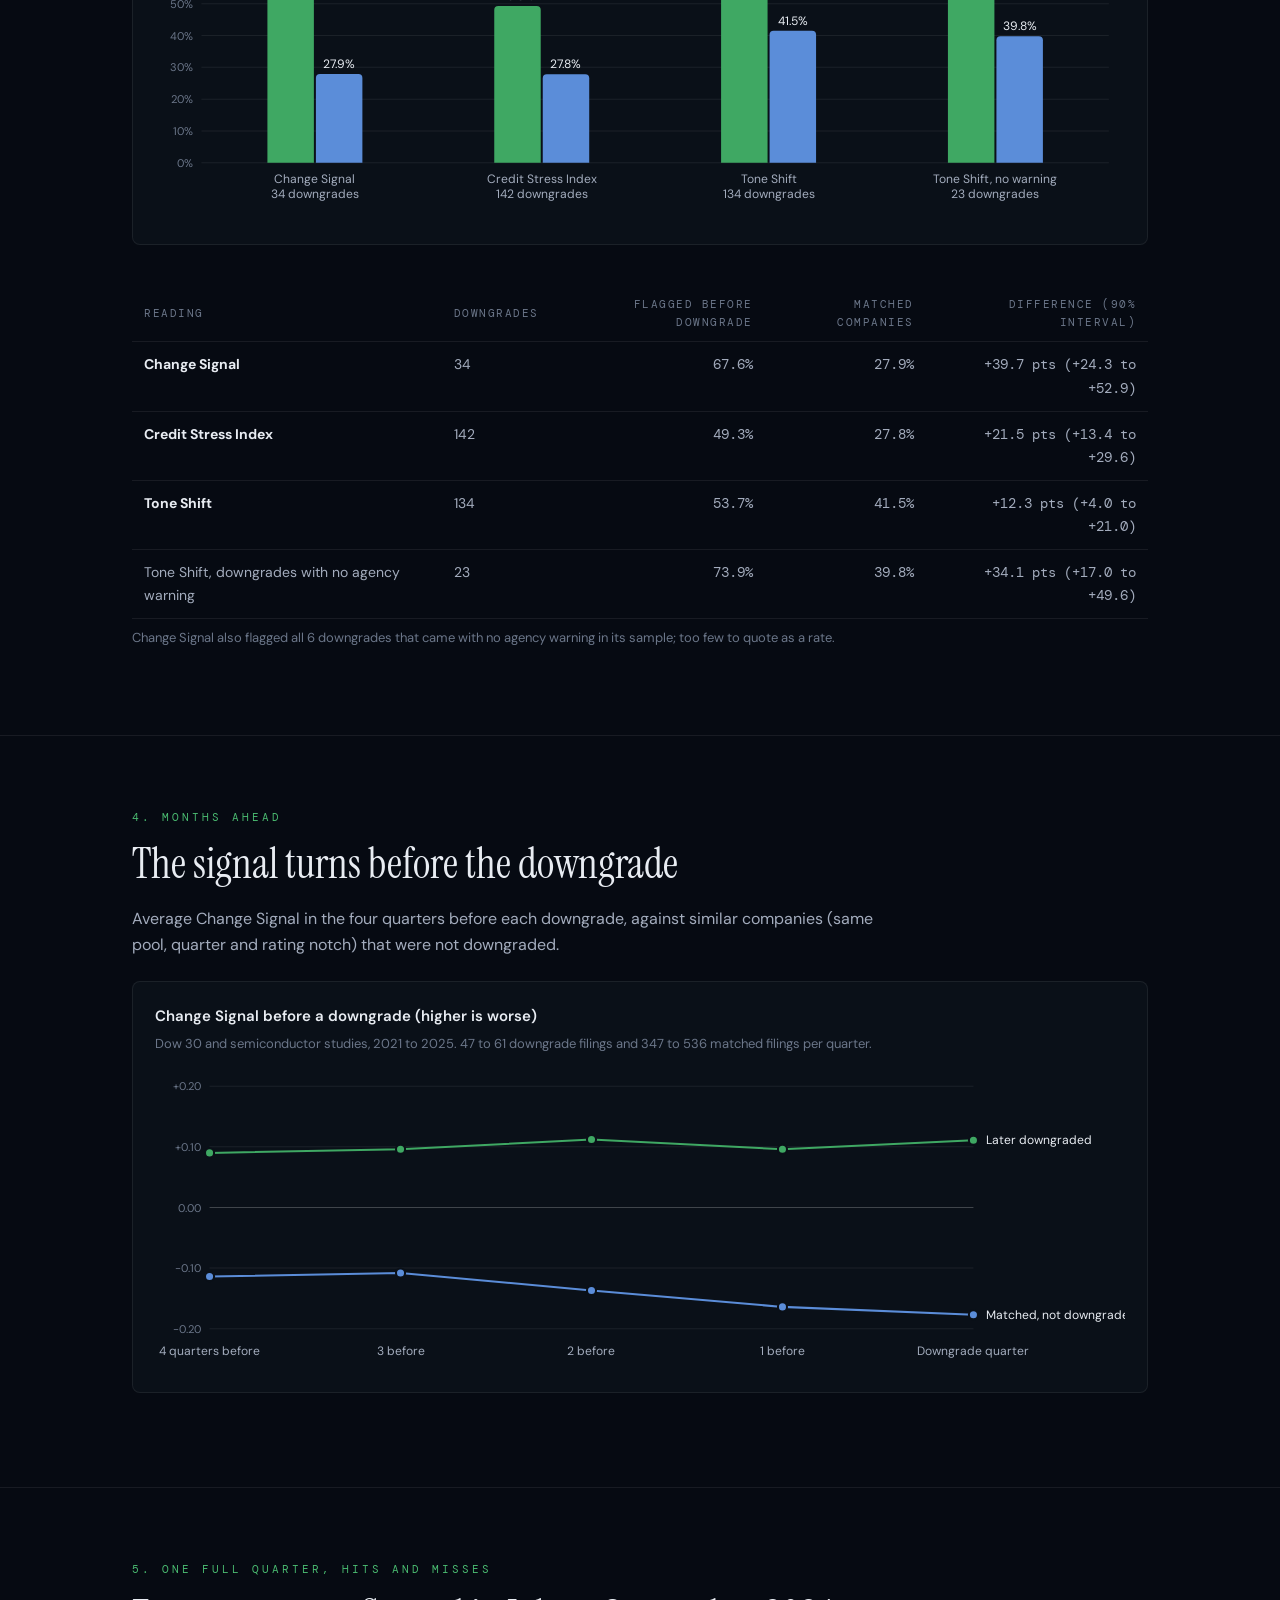
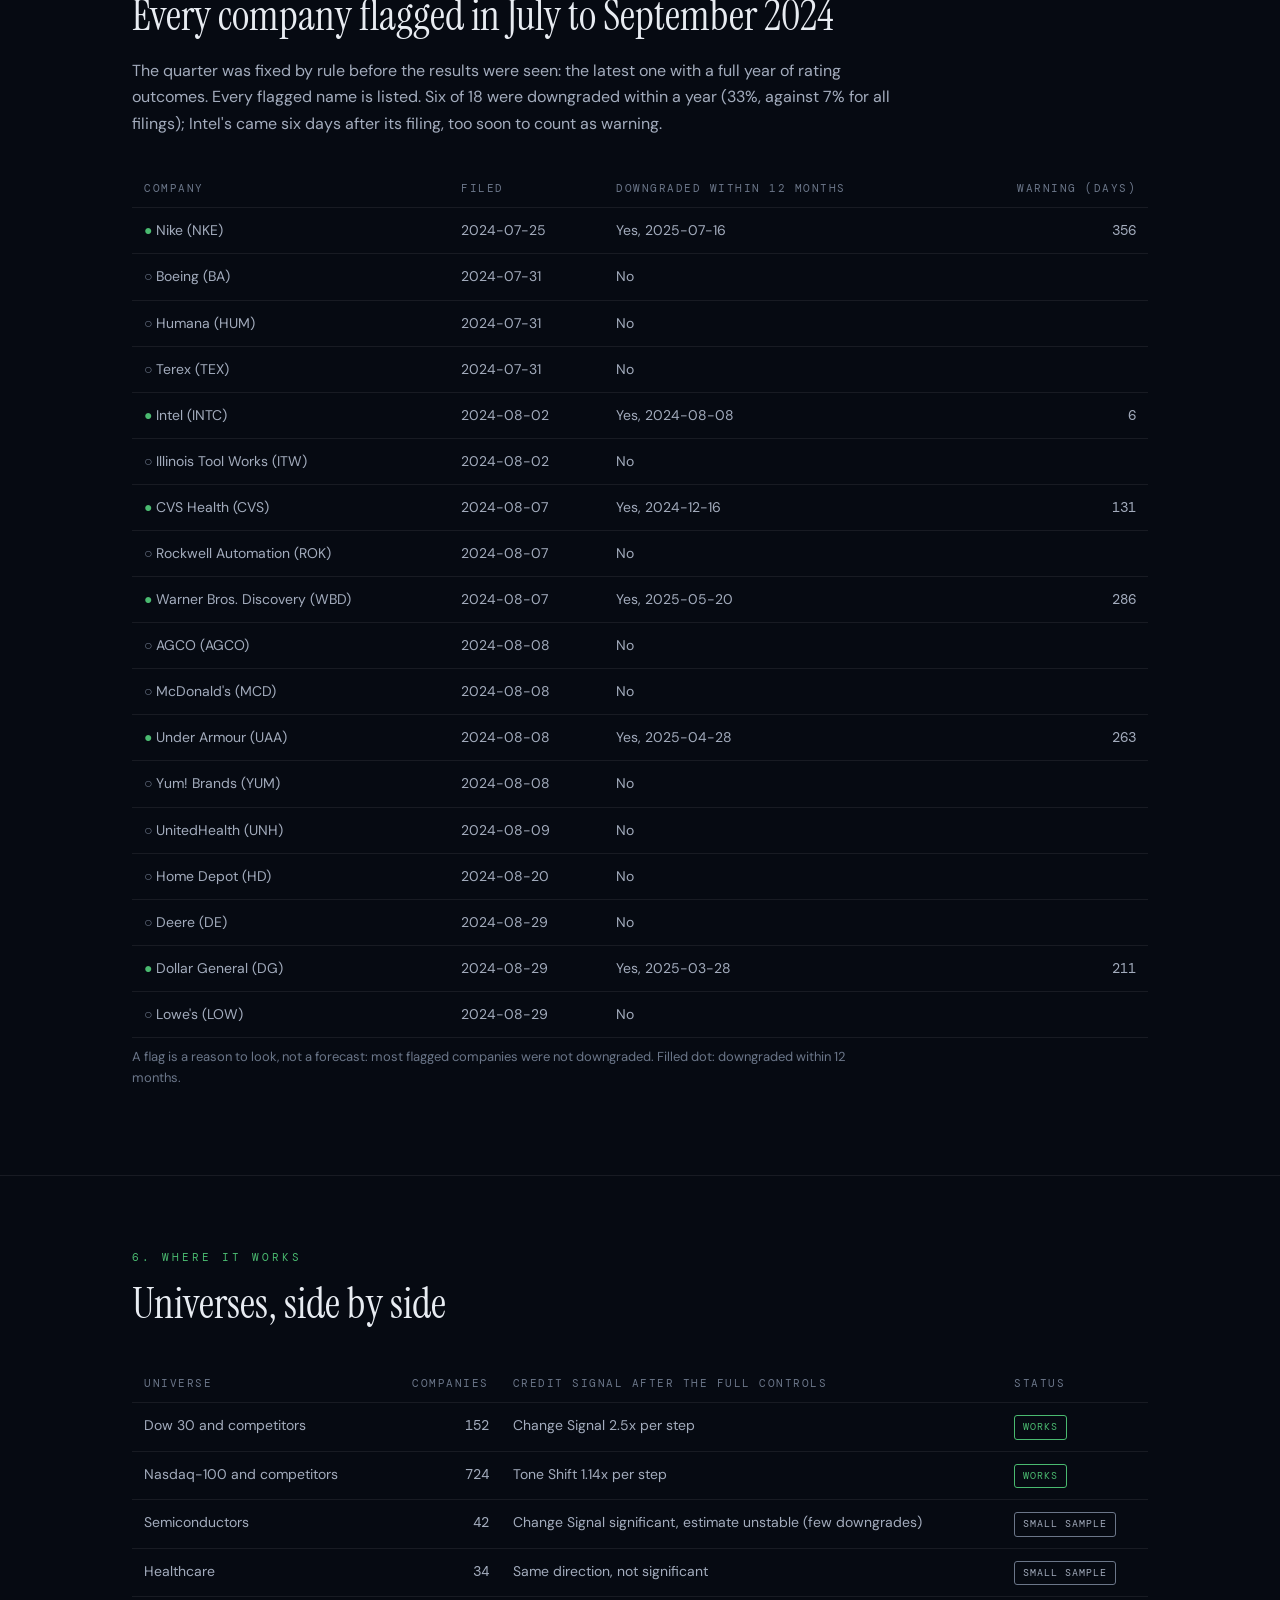
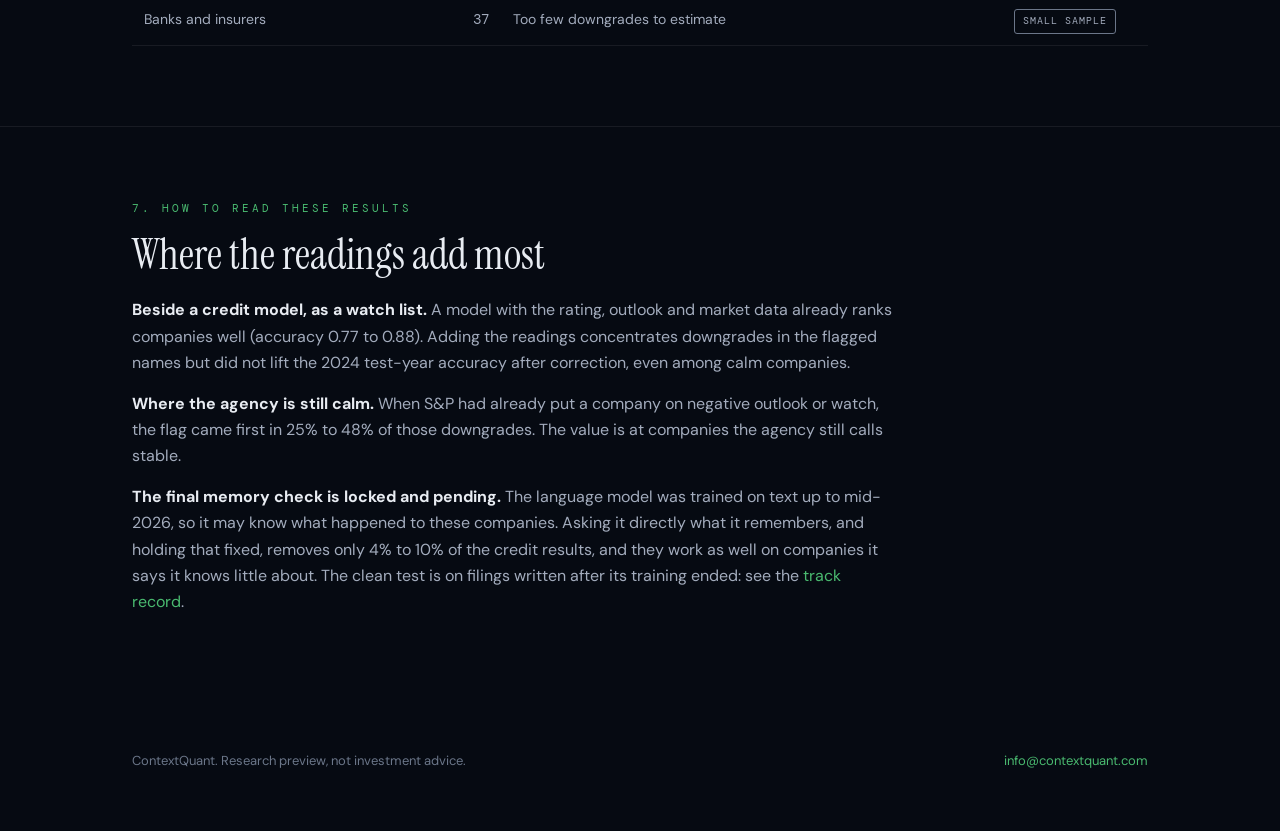
<file: evidence.html>
<!DOCTYPE html>
<html lang="en">
<head>
<meta charset="utf-8">
<meta name="viewport" content="width=device-width, initial-scale=1">
<link rel="icon" type="image/x-icon" href="favicon.ico">
<link rel="icon" type="image/png" sizes="32x32" href="favicon-32x32.png">
<link rel="apple-touch-icon" sizes="180x180" href="apple-touch-icon.png">
<title>Evidence | ContextQuant</title>
<link href="https://fonts.googleapis.com/css2?family=DM+Mono:wght@400;500&family=Instrument+Serif:ital@0;1&family=DM+Sans:wght@400;500;600&display=swap" rel="stylesheet">
<link rel="stylesheet" href="style.css">
<script src="charts.js"></script>
</head>
<body>
<nav>
  <a class="brand" href="index.html">ContextQuant</a>
  <button class="burger" id="burger" aria-label="Menu" aria-expanded="false"><span></span><span></span><span></span></button>
  <div class="links" id="navlinks">
    <a href="index.html">Home</a>
    <a href="journey.html">Journey</a>
    <a class="active" href="evidence.html">Findings</a>
    <a href="method.html">Methodology</a>
    <a href="business.html">Business</a>
    <a href="academic.html">Academic</a>
    <a href="track-record.html">Track record</a>
    <a href="product/index.html">Product Dashboard Preview</a>
    <a class="cta" href="mailto:info@contextquant.com">Contact</a>
  </div>
</nav>

<header class="hero" style="padding-bottom:40px">
  <div class="wrap">
    <div class="eyebrow">Evidence</div>
    <h1>What the flags did, 2021 to 2026</h1>
    <p class="lead">All figures are out of sample: the method was designed on 2015 to 2020 and judged only on later years. Rated companies, downgrades by S&amp;P, Moody's or Fitch. Ratings data run to September 2025.</p>
  </div>
</header>

<section>
  <div class="wrap">
    <div class="eyebrow">1. The flagged tenth</div>
    <h2>How often flagged companies were downgraded</h2>
    <p>Each quarter, companies are ranked by the ContextQuant readings. The worst tenth is "flagged". The chart compares the share of flagged filings followed by a downgrade with the share for all filings.</p>
    <div class="chart" id="bars">
      <div class="chart-title">Downgrade rate: flagged tenth against all filings</div>
      <div class="chart-sub">Change Signal: Dow 30 and semiconductor studies with competitors (1,766 filings, 139 companies). Credit Stress Index and Tone Shift: the wider panel (about 6,000 filings each). "Calm": the agency's outlook was stable or positive with no watch.</div>
      <div class="legend"><span><i style="background:#3fa863"></i>Flagged tenth</span><span><i style="background:#5b8dd9"></i>All filings</span></div>
    </div>
    <div class="table-wrap"><table>
      <tr><th>Reading</th><th>Horizon</th><th class="num">Flagged</th><th class="num">All</th><th class="num">Lift (90% interval)</th><th class="num">Share of all downgrades caught</th></tr>
      <tr><td><strong>Change Signal</strong></td><td>3 months</td><td class="num">8.6%</td><td class="num">2.5%</td><td class="num">3.4x (2.5 to 4.5)</td><td class="num">35%</td></tr>
      <tr><td><strong>Change Signal</strong></td><td>6 months</td><td class="num">14.7%</td><td class="num">4.2%</td><td class="num">3.5x (2.6 to 4.6)</td><td class="num">35%</td></tr>
      <tr><td><strong>Change Signal</strong></td><td>12 months</td><td class="num">23.4%</td><td class="num">7.2%</td><td class="num">3.3x (2.4 to 4.3)</td><td class="num">33%</td></tr>
      <tr><td><strong>Change Signal, calm companies</strong></td><td>12 months</td><td class="num">16.9%</td><td class="num">4.2%</td><td class="num">4.1x (3.0 to 5.4)</td><td class="num">41%</td></tr>
      <tr><td>Credit Stress Index</td><td>12 months</td><td class="num">19.4%</td><td class="num">9.2%</td><td class="num">2.1x (1.8 to 2.4)</td><td class="num">21%</td></tr>
      <tr><td>Credit Stress Index, calm companies</td><td>12 months</td><td class="num">11.0%</td><td class="num">5.5%</td><td class="num">2.0x (1.6 to 2.4)</td><td class="num">20%</td></tr>
      <tr><td>Tone Shift (Nasdaq-100 universe)</td><td>12 months</td><td class="num">13.8%</td><td class="num">9.7%</td><td class="num">1.4x (1.2 to 1.6)</td><td class="num">14%</td></tr>
    </table></div>
    <p class="muted">Change Signal: does this filing read worse than the company's last one? Credit Stress Index: a count of credit-relevant disclosures, each backed by a quoted passage. Tone Shift: the quarter-on-quarter change in overall tone against peers.</p>
  </div>
</section>

<section>
  <div class="wrap">
    <div class="eyebrow">2. Beyond the standard toolkit</div>
    <h2>It adds to what a credit analyst already uses</h2>
    <p>Each reading was added to a downgrade model that already contains the rating, rating history and outlook, stock return and volatility, size, leverage, analyst coverage, the last earnings surprise, market and sector, 13 economic series, distance to default, Altman Z, Ohlson O, 23 volatility measures (including GARCH and Yang-Zhang) and the volatility of earnings, sales and cash flow.</p>
    <div class="table-wrap"><table>
      <tr><th>Input added to that model</th><th class="num">Odds of a downgrade per step of worsening</th><th>Verdict</th></tr>
      <tr><td><strong>Change Signal</strong> (Dow 30 alone)</td><td class="num">2.5x</td><td><span class="badge b-strong">Adds</span></td></tr>
      <tr><td><strong>Change Signal</strong> (Dow 30 and semiconductors)</td><td class="num">2.2x</td><td><span class="badge b-strong">Adds</span></td></tr>
      <tr><td><strong>Credit Stress Index</strong></td><td class="num">1.19x</td><td><span class="badge b-strong">Adds</span></td></tr>
      <tr><td><strong>Tone Shift</strong></td><td class="num">1.14x</td><td><span class="badge b-strong">Adds</span></td></tr>
      <tr><td>Word-count sentiment (negative, uncertainty, constraining, litigious words; levels and changes)</td><td class="num">about 1.0</td><td><span class="badge b-out">Nothing</span></td></tr>
      <tr><td>FinBERT tone (levels and changes, raw and against peers)</td><td class="num">about 1.0</td><td><span class="badge b-out">Nothing</span></td></tr>
      <tr><td>"Lazy Prices" text-change measures</td><td class="num">n/a</td><td>Do not explain the ContextQuant readings</td></tr>
    </table></div>
    <div class="note"><p>A step is one standard deviation of the reading. In one model with every rival at once, only the Change Signal and the Credit Stress Index keep significant weight. Honest limit: the agencies' own information already ranks companies well (accuracy 0.875), so no text input lifts the overall ranking much. The value is in the tail: the flagged names, and companies the agency still calls stable.</p></div>
  </div>
</section>

<section>
  <div class="wrap">
    <div class="eyebrow">3. Against the right baseline</div>
    <h2>Flags appear before downgrades, not just everywhere</h2>
    <p>A year holds three or four filings, so even an unrelated company has a fair chance of one flag. Every S&amp;P downgrade was compared with up to ten companies at the same rating, over the same 365 days, that were not downgraded.</p>
    <div class="chart" id="matched">
      <div class="chart-title">Share with a flagged filing in the year before</div>
      <div class="chart-sub">Downgraded companies against matched companies at the same rating that were not downgraded, 2021 to 2025.</div>
      <div class="legend"><span><i style="background:#3fa863"></i>Downgraded</span><span><i style="background:#5b8dd9"></i>Matched, not downgraded</span></div>
    </div>
    <div class="table-wrap"><table>
      <tr><th>Reading</th><th>Downgrades</th><th class="num">Flagged before downgrade</th><th class="num">Matched companies</th><th class="num">Difference (90% interval)</th></tr>
      <tr><td><strong>Change Signal</strong></td><td>34</td><td class="num">67.6%</td><td class="num">27.9%</td><td class="num">+39.7 pts (+24.3 to +52.9)</td></tr>
      <tr><td><strong>Credit Stress Index</strong></td><td>142</td><td class="num">49.3%</td><td class="num">27.8%</td><td class="num">+21.5 pts (+13.4 to +29.6)</td></tr>
      <tr><td><strong>Tone Shift</strong></td><td>134</td><td class="num">53.7%</td><td class="num">41.5%</td><td class="num">+12.3 pts (+4.0 to +21.0)</td></tr>
      <tr><td>Tone Shift, downgrades with no agency warning</td><td>23</td><td class="num">73.9%</td><td class="num">39.8%</td><td class="num">+34.1 pts (+17.0 to +49.6)</td></tr>
    </table></div>
    <p class="muted">Change Signal also flagged all 6 downgrades that came with no agency warning in its sample; too few to quote as a rate.</p>
  </div>
</section>

<section>
  <div class="wrap">
    <div class="eyebrow">4. Months ahead</div>
    <h2>The signal turns before the downgrade</h2>
    <p>Average Change Signal in the four quarters before each downgrade, against similar companies (same pool, quarter and rating notch) that were not downgraded.</p>
    <div class="chart" id="path">
      <div class="chart-title">Change Signal before a downgrade (higher is worse)</div>
      <div class="chart-sub">Dow 30 and semiconductor studies, 2021 to 2025. 47 to 61 downgrade filings and 347 to 536 matched filings per quarter.</div>
    </div>
  </div>
</section>

<section>
  <div class="wrap">
    <div class="eyebrow">5. One full quarter, hits and misses</div>
    <h2>Every company flagged in July to September 2024</h2>
    <p>The quarter was fixed by rule before the results were seen: the latest one with a full year of rating outcomes. Every flagged name is listed. Six of 18 were downgraded within a year (33%, against 7% for all filings); Intel's came six days after its filing, too soon to count as warning.</p>
    <div class="table-wrap"><table>
      <tr><th>Company</th><th>Filed</th><th>Downgraded within 12 months</th><th class="num">Warning (days)</th></tr>
      <tr class="hit"><td>Nike (NKE)</td><td>2024-07-25</td><td>Yes, 2025-07-16</td><td class="num">356</td></tr>
      <tr class="miss"><td>Boeing (BA)</td><td>2024-07-31</td><td>No</td><td class="num"></td></tr>
      <tr class="miss"><td>Humana (HUM)</td><td>2024-07-31</td><td>No</td><td class="num"></td></tr>
      <tr class="miss"><td>Terex (TEX)</td><td>2024-07-31</td><td>No</td><td class="num"></td></tr>
      <tr class="hit"><td>Intel (INTC)</td><td>2024-08-02</td><td>Yes, 2024-08-08</td><td class="num">6</td></tr>
      <tr class="miss"><td>Illinois Tool Works (ITW)</td><td>2024-08-02</td><td>No</td><td class="num"></td></tr>
      <tr class="hit"><td>CVS Health (CVS)</td><td>2024-08-07</td><td>Yes, 2024-12-16</td><td class="num">131</td></tr>
      <tr class="miss"><td>Rockwell Automation (ROK)</td><td>2024-08-07</td><td>No</td><td class="num"></td></tr>
      <tr class="hit"><td>Warner Bros. Discovery (WBD)</td><td>2024-08-07</td><td>Yes, 2025-05-20</td><td class="num">286</td></tr>
      <tr class="miss"><td>AGCO (AGCO)</td><td>2024-08-08</td><td>No</td><td class="num"></td></tr>
      <tr class="miss"><td>McDonald's (MCD)</td><td>2024-08-08</td><td>No</td><td class="num"></td></tr>
      <tr class="hit"><td>Under Armour (UAA)</td><td>2024-08-08</td><td>Yes, 2025-04-28</td><td class="num">263</td></tr>
      <tr class="miss"><td>Yum! Brands (YUM)</td><td>2024-08-08</td><td>No</td><td class="num"></td></tr>
      <tr class="miss"><td>UnitedHealth (UNH)</td><td>2024-08-09</td><td>No</td><td class="num"></td></tr>
      <tr class="miss"><td>Home Depot (HD)</td><td>2024-08-20</td><td>No</td><td class="num"></td></tr>
      <tr class="miss"><td>Deere (DE)</td><td>2024-08-29</td><td>No</td><td class="num"></td></tr>
      <tr class="hit"><td>Dollar General (DG)</td><td>2024-08-29</td><td>Yes, 2025-03-28</td><td class="num">211</td></tr>
      <tr class="miss"><td>Lowe's (LOW)</td><td>2024-08-29</td><td>No</td><td class="num"></td></tr>
    </table></div>
    <p class="muted">A flag is a reason to look, not a forecast: most flagged companies were not downgraded. Filled dot: downgraded within 12 months.</p>
  </div>
</section>

<section>
  <div class="wrap">
    <div class="eyebrow">6. Where it works</div>
    <h2>Universes, side by side</h2>
    <div class="table-wrap"><table>
      <tr><th>Universe</th><th class="num">Companies</th><th>Credit signal after the full controls</th><th>Status</th></tr>
      <tr><td>Dow 30 and competitors</td><td class="num">152</td><td>Change Signal 2.5x per step</td><td><span class="badge b-strong">Works</span></td></tr>
      <tr><td>Nasdaq-100 and competitors</td><td class="num">724</td><td>Tone Shift 1.14x per step</td><td><span class="badge b-strong">Works</span></td></tr>
      <tr><td>Semiconductors</td><td class="num">42</td><td>Change Signal significant, estimate unstable (few downgrades)</td><td><span class="badge b-wait">Small sample</span></td></tr>
      <tr><td>Healthcare</td><td class="num">34</td><td>Same direction, not significant</td><td><span class="badge b-wait">Small sample</span></td></tr>
      <tr><td>Banks and insurers</td><td class="num">37</td><td>Too few downgrades to estimate</td><td><span class="badge b-wait">Small sample</span></td></tr>
    </table></div>
  </div>
</section>

<section style="border-bottom:none">
  <div class="wrap">
    <div class="eyebrow">7. How to read these results</div>
    <h2>Where the readings add most</h2>
    <p><strong style="color:var(--text-primary)">Beside a credit model, as a watch list.</strong> A model with the rating, outlook and market data already ranks companies well (accuracy 0.77 to 0.88). Adding the readings concentrates downgrades in the flagged names but did not lift the 2024 test-year accuracy after correction, even among calm companies.</p>
    <p><strong style="color:var(--text-primary)">Where the agency is still calm.</strong> When S&amp;P had already put a company on negative outlook or watch, the flag came first in 25% to 48% of those downgrades. The value is at companies the agency still calls stable.</p>
    <p><strong style="color:var(--text-primary)">The final memory check is locked and pending.</strong> The language model was trained on text up to mid-2026, so it may know what happened to these companies. Asking it directly what it remembers, and holding that fixed, removes only 4% to 10% of the credit results, and they work as well on companies it says it knows little about. The clean test is on filings written after its training ended: see the <a href="track-record.html">track record</a>.</p>
  </div>
</section>

<footer><div class="wrap"><span>ContextQuant. Research preview, not investment advice.</span><span><a href="mailto:info@contextquant.com">info@contextquant.com</a></span></div></footer>
<script>
cqBars('bars', [
  { label: 'Change Signal|3 months', flag: 8.6, base: 2.5, note: 'Lift 3.4x' },
  { label: 'Change Signal|6 months', flag: 14.7, base: 4.2, note: 'Lift 3.5x' },
  { label: 'Change Signal|12 months', flag: 23.4, base: 7.2, note: 'Lift 3.3x' },
  { label: 'Change Signal, calm|12 months', flag: 16.9, base: 4.2, note: 'Lift 4.1x' },
  { label: 'Credit Stress Index|12 months', flag: 19.4, base: 9.2, note: 'Lift 2.1x' },
  { label: 'Tone Shift|12 months', flag: 13.8, base: 9.7, note: 'Lift 1.4x' }
], { aria: 'Bar chart of downgrade rates, flagged tenth against all filings', flagLabel: 'Flagged tenth', baseLabel: 'All filings' });
cqBars('matched', [
  { label: 'Change Signal|34 downgrades', flag: 67.6, base: 27.9, note: '+39.7 pts' },
  { label: 'Credit Stress Index|142 downgrades', flag: 49.3, base: 27.8, note: '+21.5 pts' },
  { label: 'Tone Shift|134 downgrades', flag: 53.7, base: 41.5, note: '+12.3 pts' },
  { label: 'Tone Shift, no warning|23 downgrades', flag: 73.9, base: 39.8, note: '+34.1 pts' }
], { aria: 'Bar chart of flag rates before downgrades against matched companies', flagLabel: 'Downgraded', baseLabel: 'Matched, not downgraded' });
cqLines('path', ['4 quarters before', '3 before', '2 before', '1 before', 'Downgrade quarter'], [
  { name: 'Later downgraded', key: 'flag', values: [0.090, 0.096, 0.112, 0.096, 0.111] },
  { name: 'Matched, not downgraded', key: 'base', values: [-0.114, -0.108, -0.137, -0.164, -0.177] }
], { aria: 'Line chart of the Change Signal before downgrades', step: 0.1 });
</script>
<script src="site.js"></script>
</body>
</html>
</file>
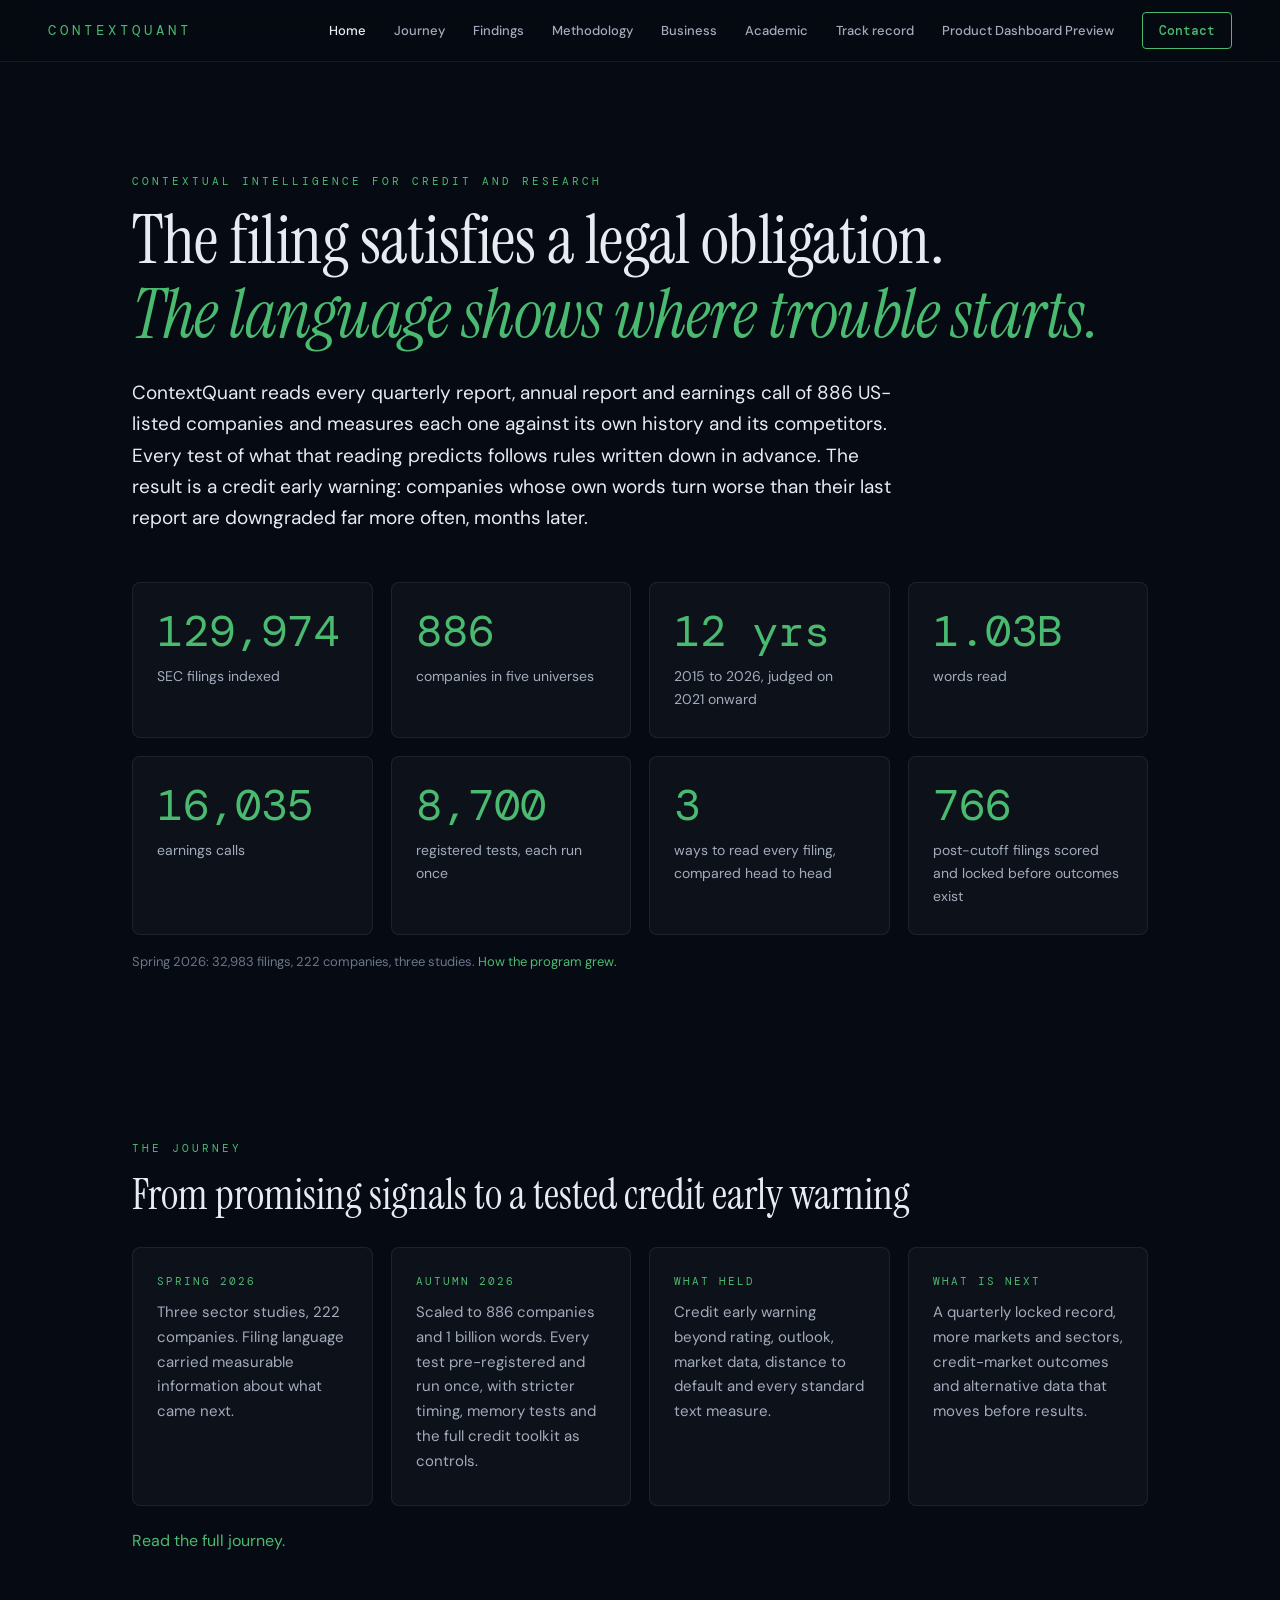
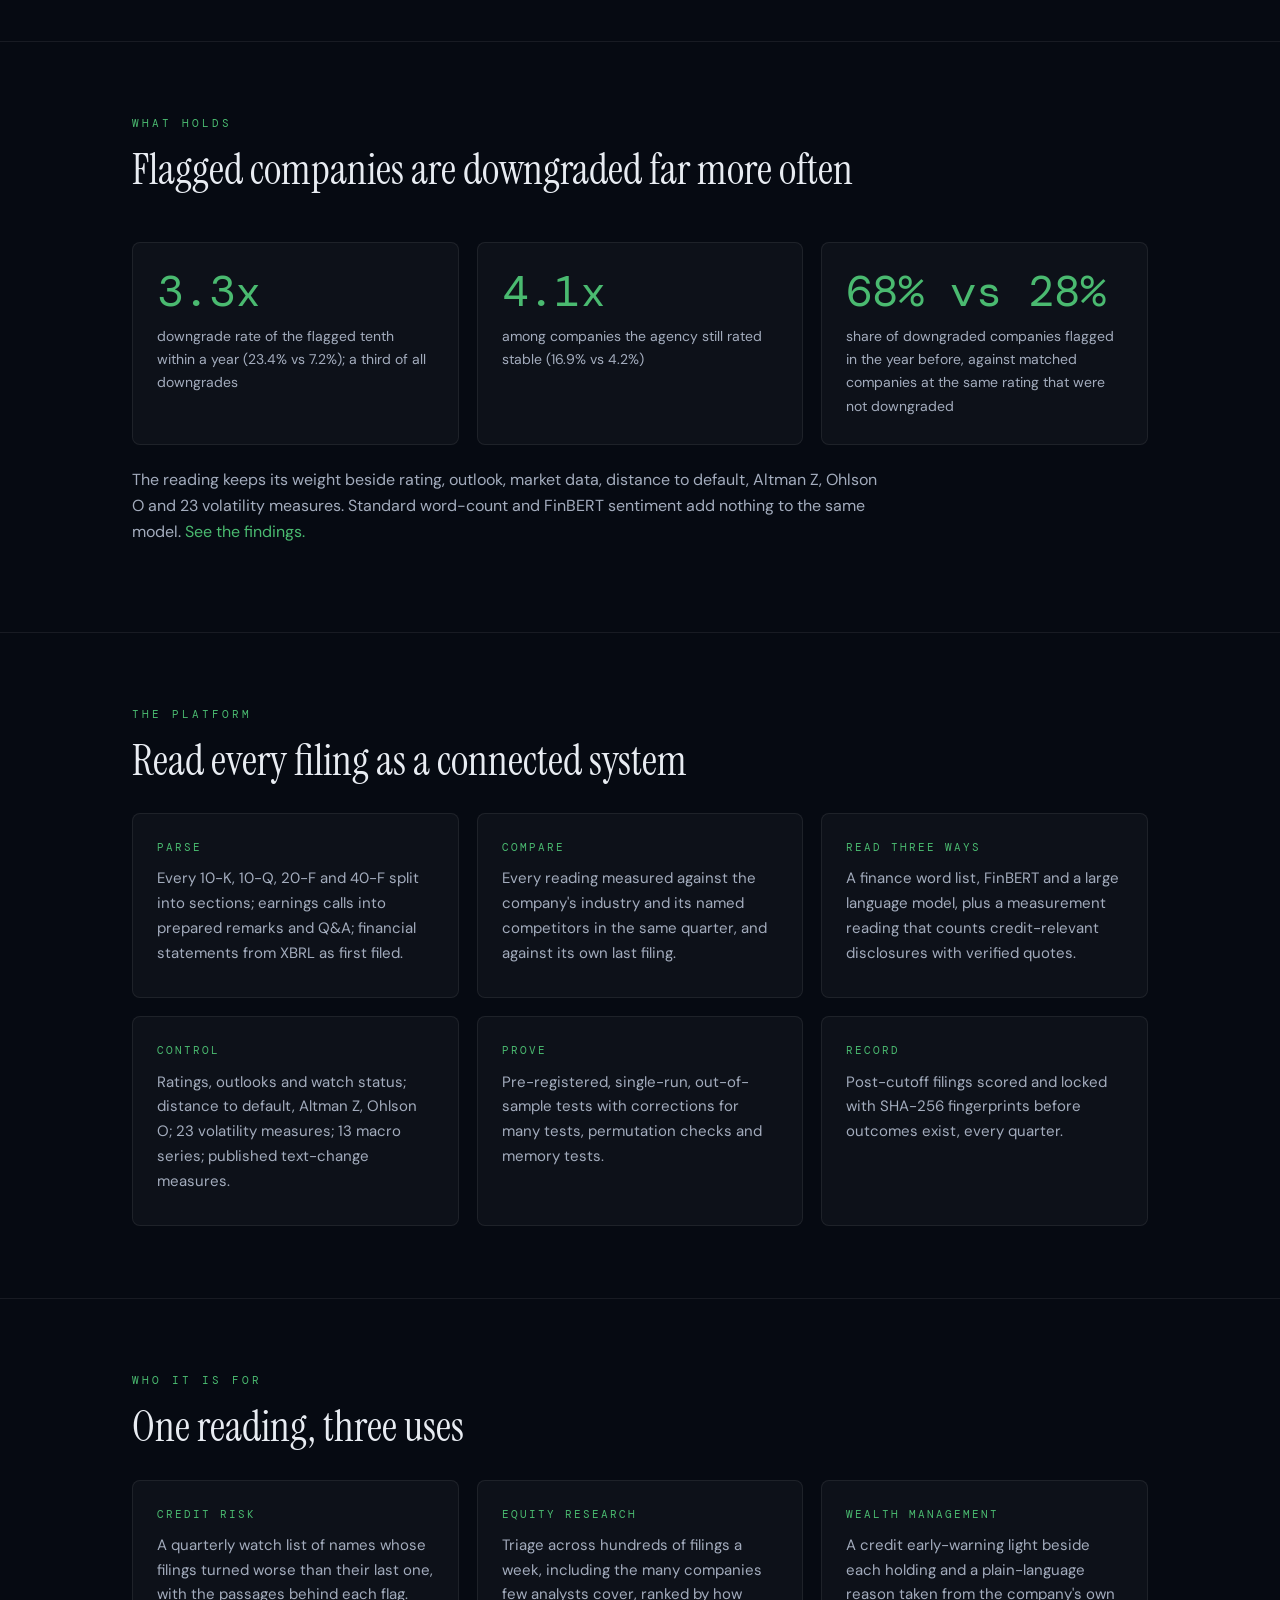
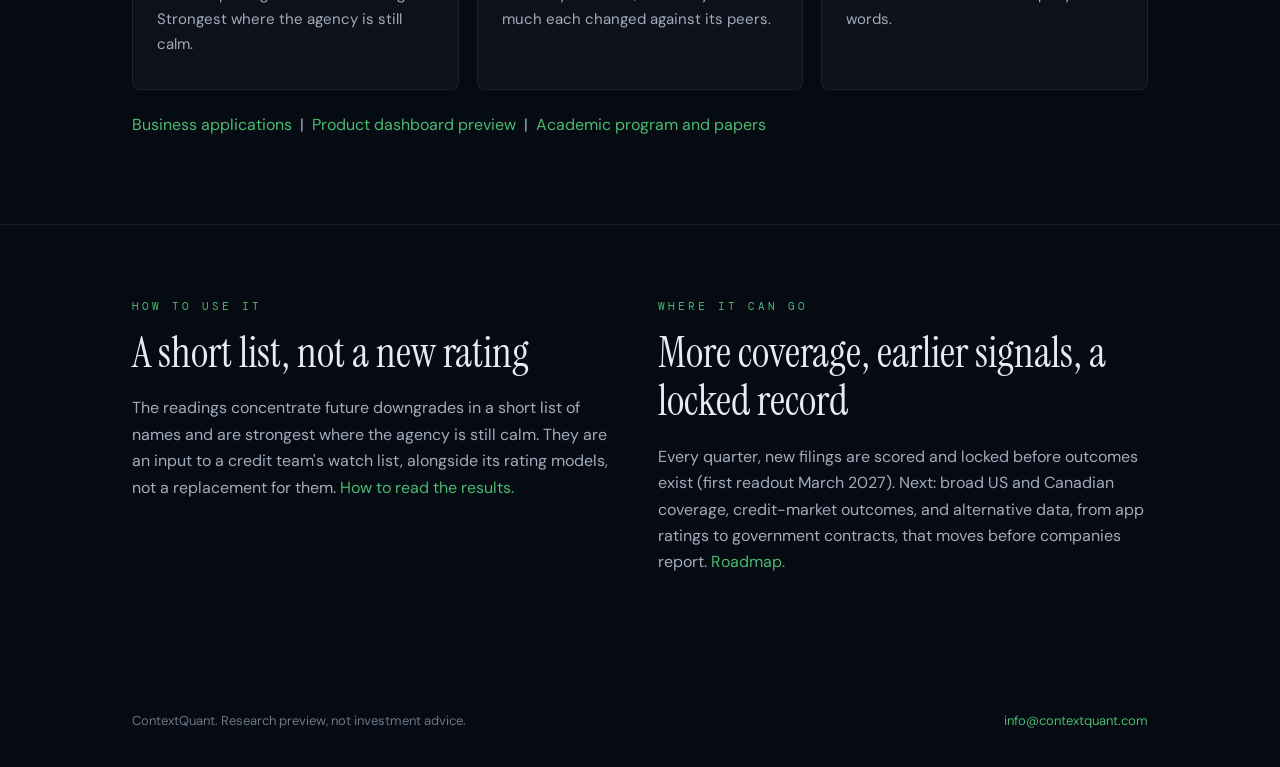
<file: investor.html>
<!DOCTYPE html>
<html lang="en"><head><meta charset="utf-8"><meta name="viewport" content="width=device-width, initial-scale=1">
<title>ContextQuant | ContextQuant</title><meta http-equiv="refresh" content="0; url=index.html"><link rel="canonical" href="index.html"></head>
<body style="background:#060a12;color:#e8ecf2;font-family:Arial,sans-serif;padding:40px">Moved: <a style="color:#4aba70" href="index.html">continue to ContextQuant</a>.</body></html>
</file>
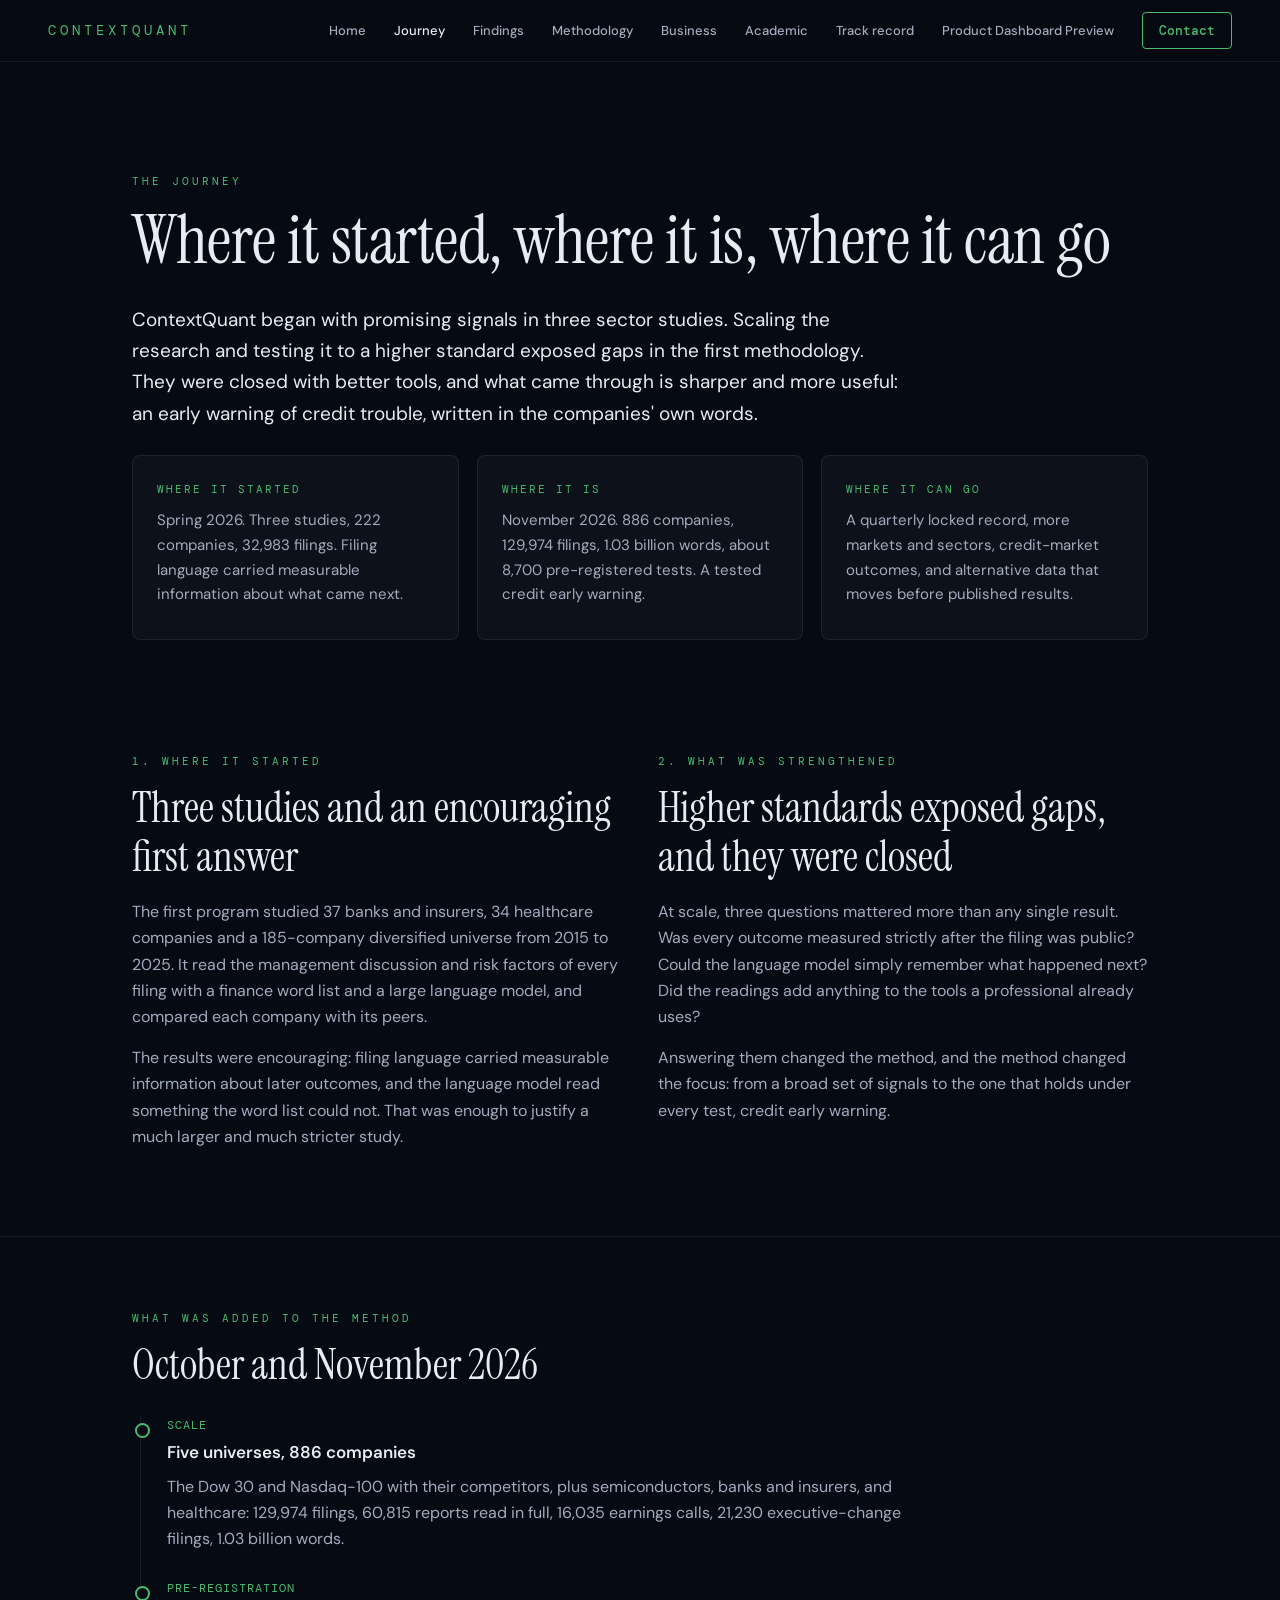
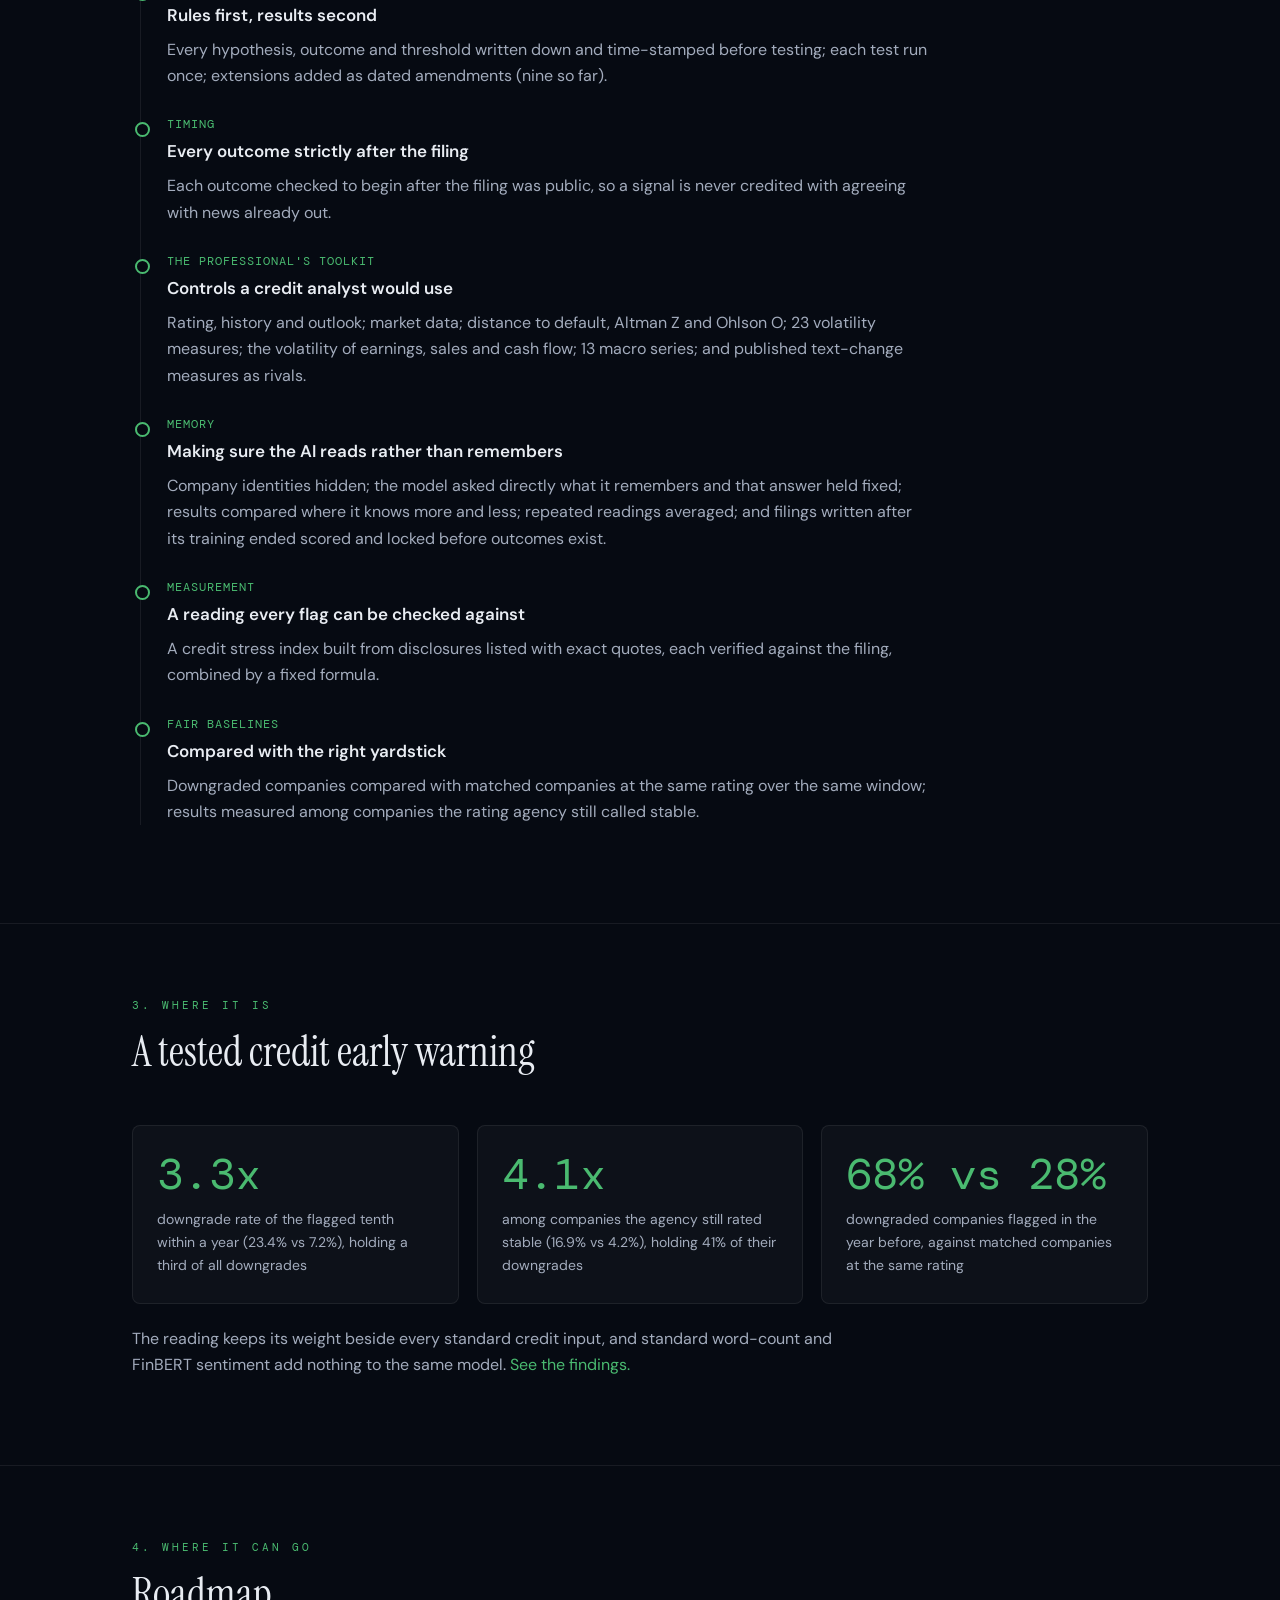
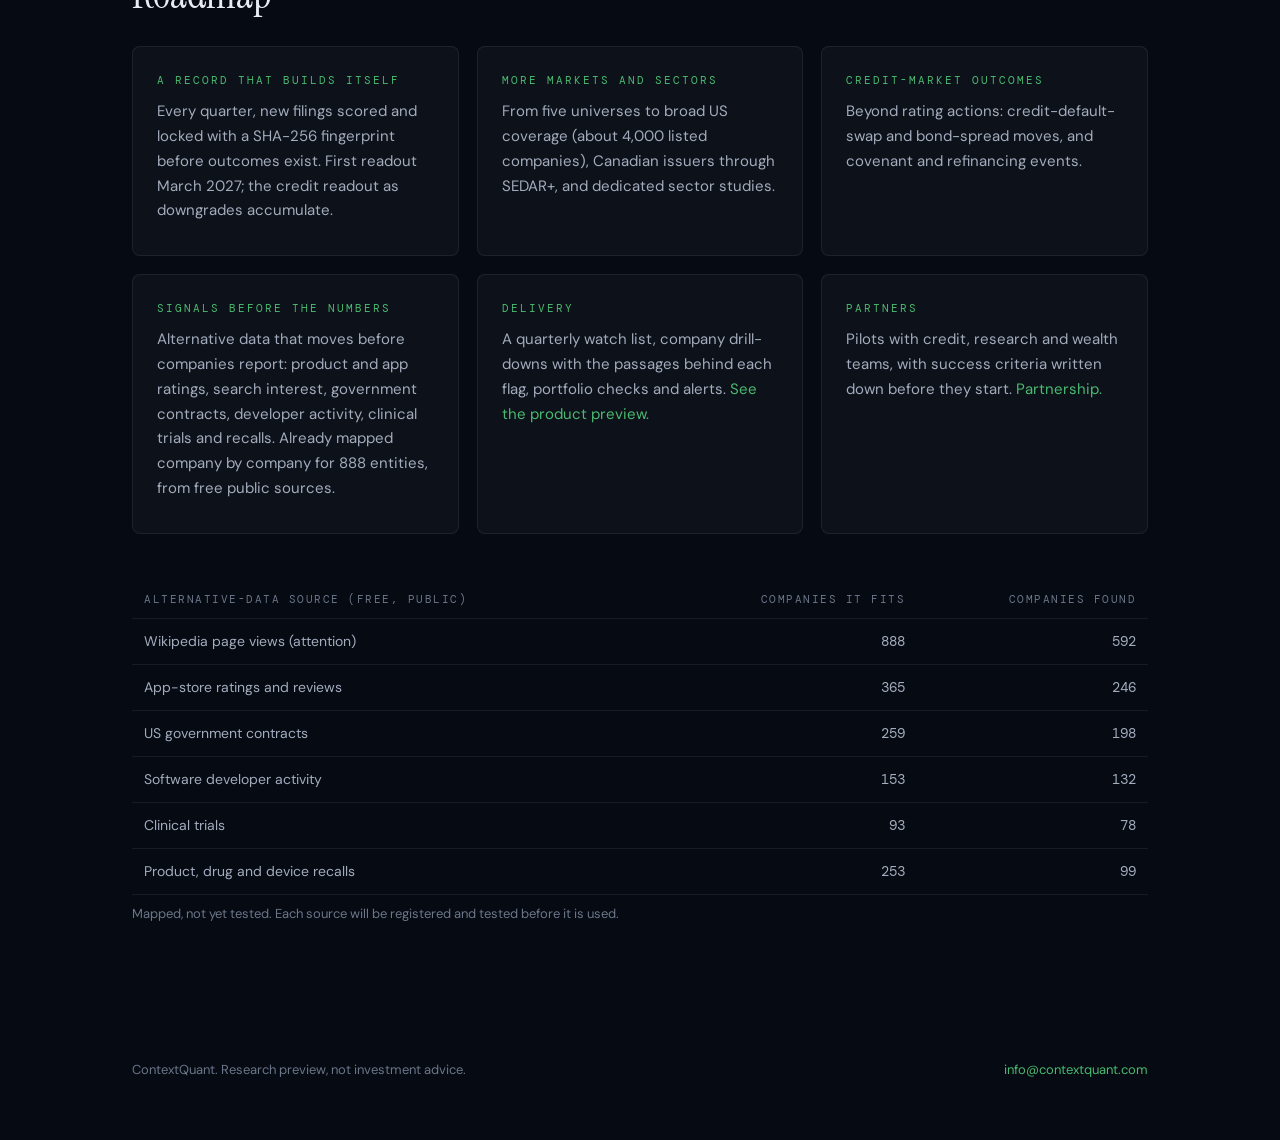
<file: journey.html>
<!DOCTYPE html>
<html lang="en">
<head>
<meta charset="utf-8">
<meta name="viewport" content="width=device-width, initial-scale=1">
<link rel="icon" type="image/x-icon" href="favicon.ico">
<link rel="icon" type="image/png" sizes="32x32" href="favicon-32x32.png">
<link rel="apple-touch-icon" sizes="180x180" href="apple-touch-icon.png">
<title>The journey | ContextQuant</title>
<link href="https://fonts.googleapis.com/css2?family=DM+Mono:wght@400;500&family=Instrument+Serif:ital@0;1&family=DM+Sans:wght@400;500;600&display=swap" rel="stylesheet">
<link rel="stylesheet" href="style.css">
<style>
  .tl { border-left: 1px solid var(--border); margin: 26px 0 0 8px; padding-left: 26px; }
  .tl .ev { position: relative; margin-bottom: 26px; }
  .tl .ev::before { content: ""; position: absolute; left: -32px; top: 7px; width: 11px; height: 11px; border-radius: 50%; background: var(--bg-deep); border: 2px solid var(--green); }
  .tl .when { font-family: var(--mono); font-size: 12px; color: var(--green); letter-spacing: 1px; }
  .tl h3 { margin-top: 2px; }
  .tl p { margin-bottom: 6px; }
  .phase { display: grid; grid-template-columns: repeat(3, 1fr); gap: 18px; margin-top: 26px; }
  @media (max-width: 820px) { .phase { grid-template-columns: 1fr; } }
</style>
</head>
<body>
<nav>
  <a class="brand" href="index.html">ContextQuant</a>
  <button class="burger" id="burger" aria-label="Menu" aria-expanded="false"><span></span><span></span><span></span></button>
  <div class="links" id="navlinks">
    <a href="index.html">Home</a>
    <a class="active" href="journey.html">Journey</a>
    <a href="evidence.html">Findings</a>
    <a href="method.html">Methodology</a>
    <a href="business.html">Business</a>
    <a href="academic.html">Academic</a>
    <a href="track-record.html">Track record</a>
    <a href="product/index.html">Product Dashboard Preview</a>
    <a class="cta" href="mailto:info@contextquant.com">Contact</a>
  </div>
</nav>

<header class="hero" style="padding-bottom:40px">
  <div class="wrap">
    <div class="eyebrow">The journey</div>
    <h1>Where it started, where it is, where it can go</h1>
    <p class="lead">ContextQuant began with promising signals in three sector studies. Scaling the research and testing it to a higher standard exposed gaps in the first methodology. They were closed with better tools, and what came through is sharper and more useful: an early warning of credit trouble, written in the companies' own words.</p>
    <div class="phase">
      <div class="card"><div class="tag">Where it started</div><p>Spring 2026. Three studies, 222 companies, 32,983 filings. Filing language carried measurable information about what came next.</p></div>
      <div class="card"><div class="tag">Where it is</div><p>November 2026. 886 companies, 129,974 filings, 1.03 billion words, about 8,700 pre-registered tests. A tested credit early warning.</p></div>
      <div class="card"><div class="tag">Where it can go</div><p>A quarterly locked record, more markets and sectors, credit-market outcomes, and alternative data that moves before published results.</p></div>
    </div>
  </div>
</header>

<section>
  <div class="wrap two">
    <div>
      <div class="eyebrow">1. Where it started</div>
      <h2>Three studies and an encouraging first answer</h2>
      <p>The first program studied 37 banks and insurers, 34 healthcare companies and a 185-company diversified universe from 2015 to 2025. It read the management discussion and risk factors of every filing with a finance word list and a large language model, and compared each company with its peers.</p>
      <p>The results were encouraging: filing language carried measurable information about later outcomes, and the language model read something the word list could not. That was enough to justify a much larger and much stricter study.</p>
    </div>
    <div>
      <div class="eyebrow">2. What was strengthened</div>
      <h2>Higher standards exposed gaps, and they were closed</h2>
      <p>At scale, three questions mattered more than any single result. Was every outcome measured strictly after the filing was public? Could the language model simply remember what happened next? Did the readings add anything to the tools a professional already uses?</p>
      <p>Answering them changed the method, and the method changed the focus: from a broad set of signals to the one that holds under every test, credit early warning.</p>
    </div>
  </div>
</section>

<section>
  <div class="wrap">
    <div class="eyebrow">What was added to the method</div>
    <h2>October and November 2026</h2>
    <div class="tl">
      <div class="ev"><div class="when">SCALE</div><h3>Five universes, 886 companies</h3><p>The Dow 30 and Nasdaq-100 with their competitors, plus semiconductors, banks and insurers, and healthcare: 129,974 filings, 60,815 reports read in full, 16,035 earnings calls, 21,230 executive-change filings, 1.03 billion words.</p></div>
      <div class="ev"><div class="when">PRE-REGISTRATION</div><h3>Rules first, results second</h3><p>Every hypothesis, outcome and threshold written down and time-stamped before testing; each test run once; extensions added as dated amendments (nine so far).</p></div>
      <div class="ev"><div class="when">TIMING</div><h3>Every outcome strictly after the filing</h3><p>Each outcome checked to begin after the filing was public, so a signal is never credited with agreeing with news already out.</p></div>
      <div class="ev"><div class="when">THE PROFESSIONAL'S TOOLKIT</div><h3>Controls a credit analyst would use</h3><p>Rating, history and outlook; market data; distance to default, Altman Z and Ohlson O; 23 volatility measures; the volatility of earnings, sales and cash flow; 13 macro series; and published text-change measures as rivals.</p></div>
      <div class="ev"><div class="when">MEMORY</div><h3>Making sure the AI reads rather than remembers</h3><p>Company identities hidden; the model asked directly what it remembers and that answer held fixed; results compared where it knows more and less; repeated readings averaged; and filings written after its training ended scored and locked before outcomes exist.</p></div>
      <div class="ev"><div class="when">MEASUREMENT</div><h3>A reading every flag can be checked against</h3><p>A credit stress index built from disclosures listed with exact quotes, each verified against the filing, combined by a fixed formula.</p></div>
      <div class="ev"><div class="when">FAIR BASELINES</div><h3>Compared with the right yardstick</h3><p>Downgraded companies compared with matched companies at the same rating over the same window; results measured among companies the rating agency still called stable.</p></div>
    </div>
  </div>
</section>

<section>
  <div class="wrap">
    <div class="eyebrow">3. Where it is</div>
    <h2>A tested credit early warning</h2>
    <div class="stats">
      <div class="stat"><div class="n">3.3x</div><div class="l">downgrade rate of the flagged tenth within a year (23.4% vs 7.2%), holding a third of all downgrades</div></div>
      <div class="stat"><div class="n">4.1x</div><div class="l">among companies the agency still rated stable (16.9% vs 4.2%), holding 41% of their downgrades</div></div>
      <div class="stat"><div class="n">68% vs 28%</div><div class="l">downgraded companies flagged in the year before, against matched companies at the same rating</div></div>
    </div>
    <p style="margin-top:22px">The reading keeps its weight beside every standard credit input, and standard word-count and FinBERT sentiment add nothing to the same model. <a href="evidence.html">See the findings.</a></p>
  </div>
</section>

<section style="border-bottom:none">
  <div class="wrap">
    <div class="eyebrow">4. Where it can go</div>
    <h2>Roadmap</h2>
    <div class="cards">
      <div class="card"><div class="tag">A record that builds itself</div><p>Every quarter, new filings scored and locked with a SHA-256 fingerprint before outcomes exist. First readout March 2027; the credit readout as downgrades accumulate.</p></div>
      <div class="card"><div class="tag">More markets and sectors</div><p>From five universes to broad US coverage (about 4,000 listed companies), Canadian issuers through SEDAR+, and dedicated sector studies.</p></div>
      <div class="card"><div class="tag">Credit-market outcomes</div><p>Beyond rating actions: credit-default-swap and bond-spread moves, and covenant and refinancing events.</p></div>
      <div class="card"><div class="tag">Signals before the numbers</div><p>Alternative data that moves before companies report: product and app ratings, search interest, government contracts, developer activity, clinical trials and recalls. Already mapped company by company for 888 entities, from free public sources.</p></div>
      <div class="card"><div class="tag">Delivery</div><p>A quarterly watch list, company drill-downs with the passages behind each flag, portfolio checks and alerts. <a href="product/index.html">See the product preview.</a></p></div>
      <div class="card"><div class="tag">Partners</div><p>Pilots with credit, research and wealth teams, with success criteria written down before they start. <a href="business.html">Partnership.</a></p></div>
    </div>
    <div class="table-wrap" style="margin-top:28px"><table>
      <tr><th>Alternative-data source (free, public)</th><th class="num">Companies it fits</th><th class="num">Companies found</th></tr>
      <tr><td>Wikipedia page views (attention)</td><td class="num">888</td><td class="num">592</td></tr>
      <tr><td>App-store ratings and reviews</td><td class="num">365</td><td class="num">246</td></tr>
      <tr><td>US government contracts</td><td class="num">259</td><td class="num">198</td></tr>
      <tr><td>Software developer activity</td><td class="num">153</td><td class="num">132</td></tr>
      <tr><td>Clinical trials</td><td class="num">93</td><td class="num">78</td></tr>
      <tr><td>Product, drug and device recalls</td><td class="num">253</td><td class="num">99</td></tr>
    </table></div>
    <p class="muted">Mapped, not yet tested. Each source will be registered and tested before it is used.</p>
  </div>
</section>

<footer><div class="wrap"><span>ContextQuant. Research preview, not investment advice.</span><span><a href="mailto:info@contextquant.com">info@contextquant.com</a></span></div></footer>
<script src="site.js"></script>
</body>
</html>
</file>
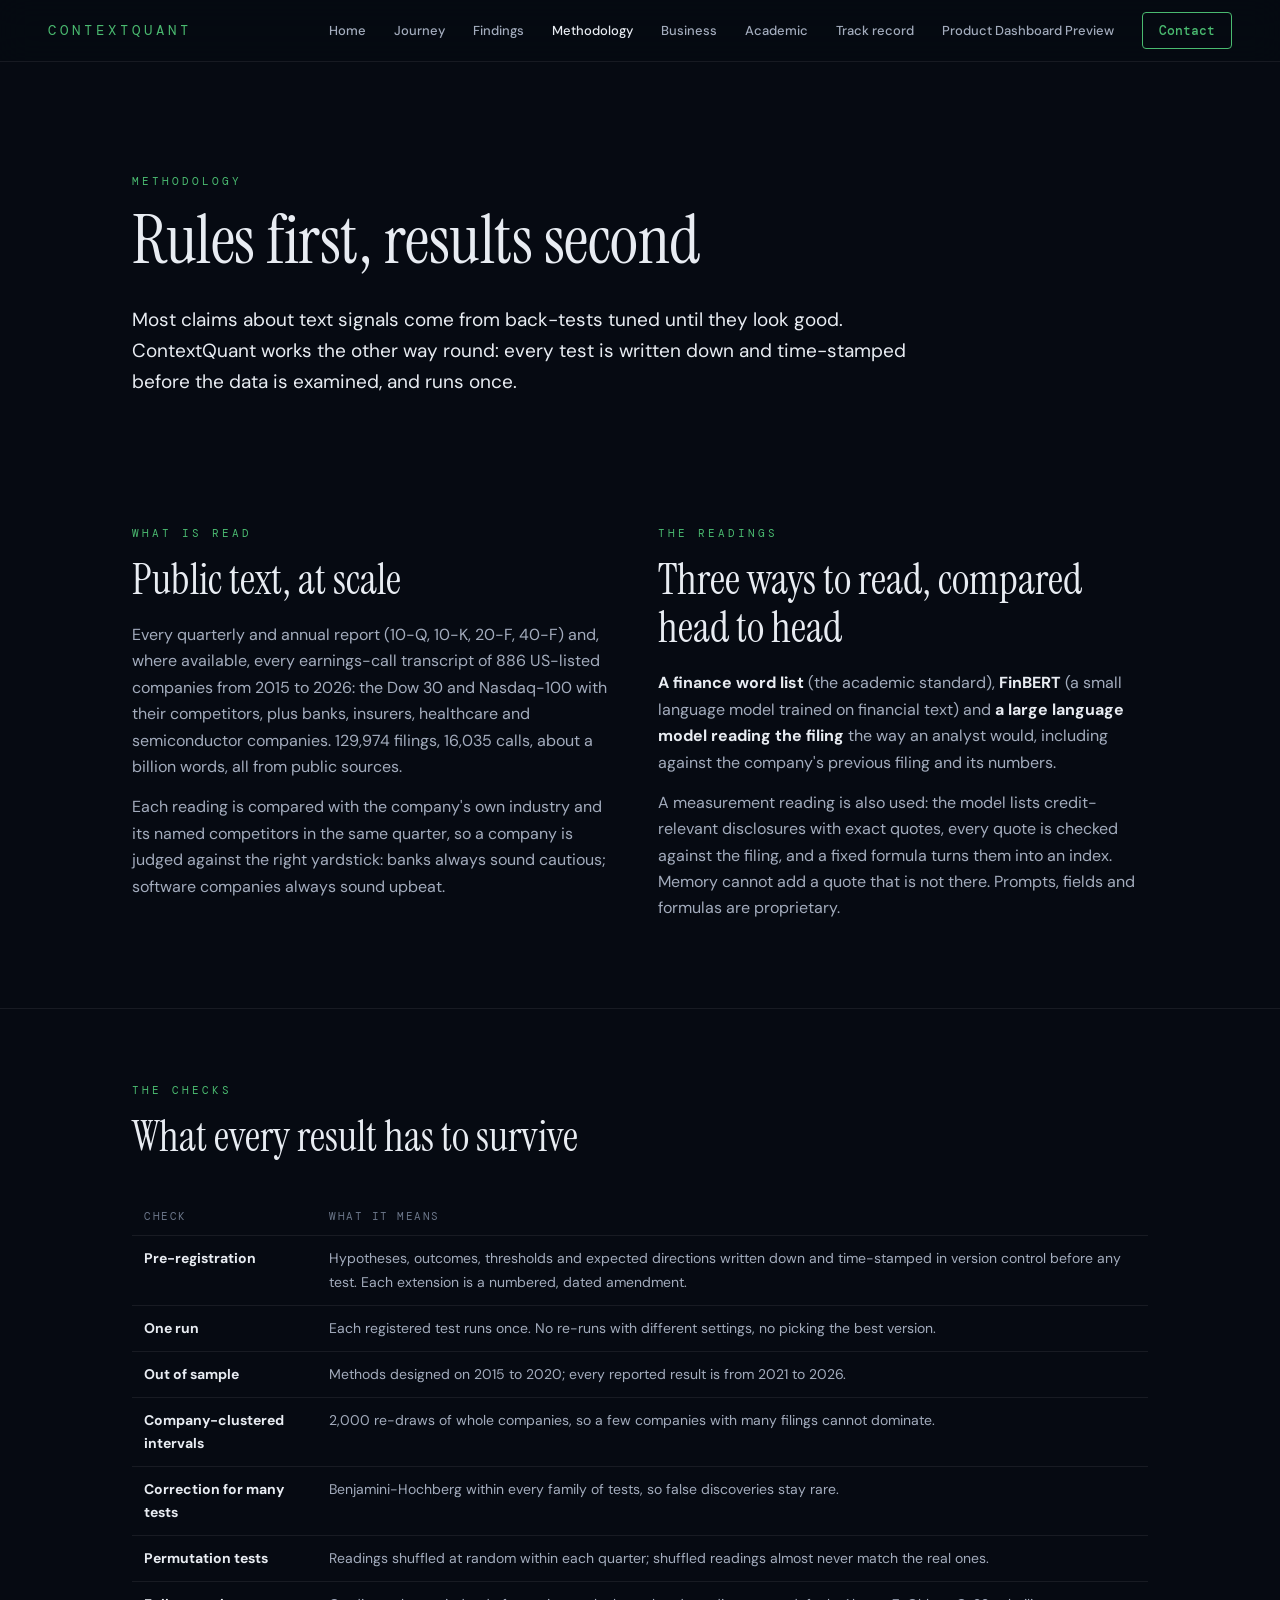
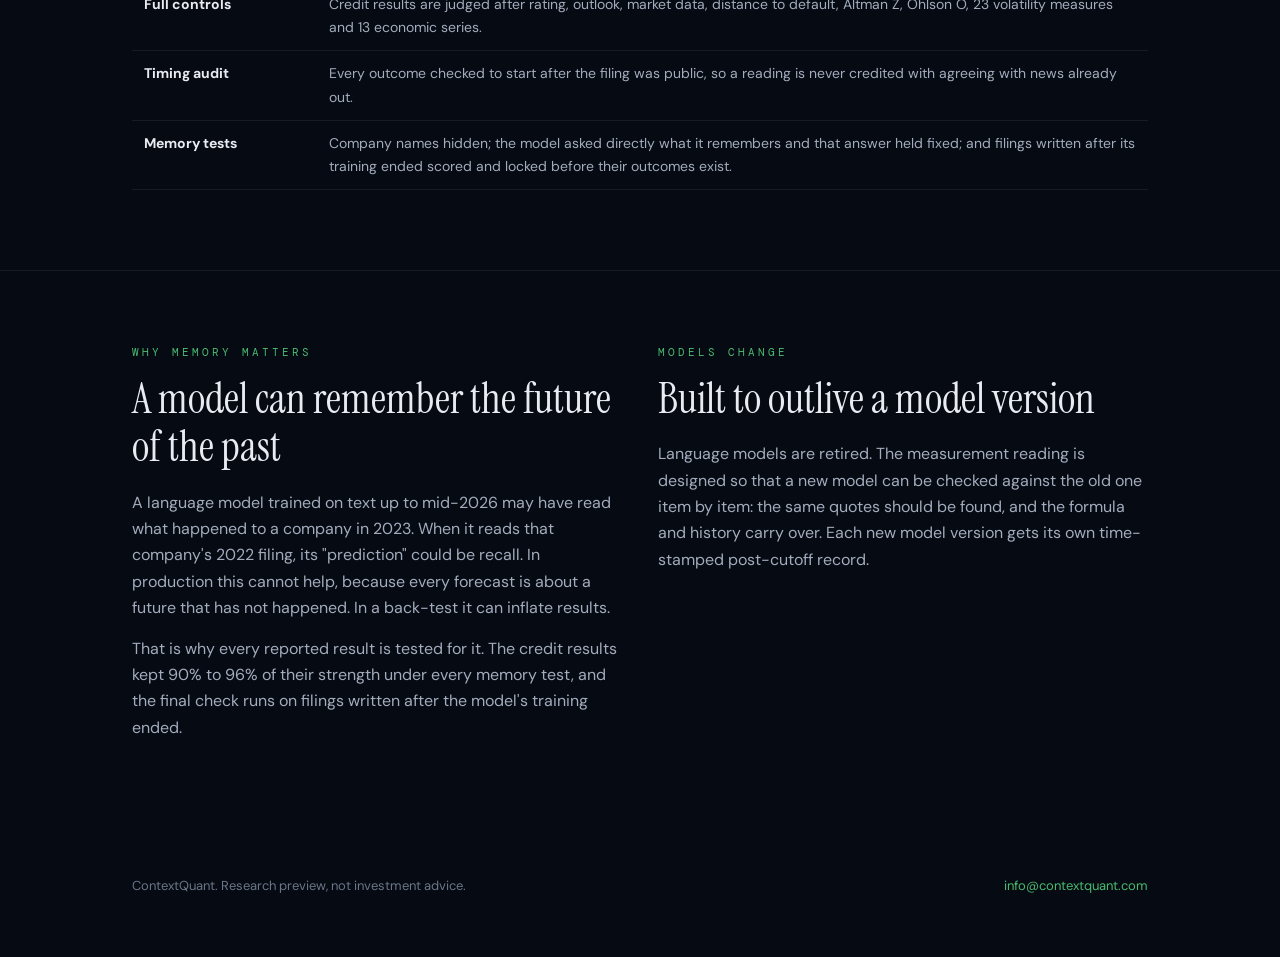
<file: method.html>
<!DOCTYPE html>
<html lang="en">
<head>
<meta charset="utf-8">
<meta name="viewport" content="width=device-width, initial-scale=1">
<link rel="icon" type="image/x-icon" href="favicon.ico">
<link rel="icon" type="image/png" sizes="32x32" href="favicon-32x32.png">
<link rel="apple-touch-icon" sizes="180x180" href="apple-touch-icon.png">
<title>Methodology | ContextQuant</title>
<link href="https://fonts.googleapis.com/css2?family=DM+Mono:wght@400;500&family=Instrument+Serif:ital@0;1&family=DM+Sans:wght@400;500;600&display=swap" rel="stylesheet">
<link rel="stylesheet" href="style.css">
</head>
<body>
<nav>
  <a class="brand" href="index.html">ContextQuant</a>
  <button class="burger" id="burger" aria-label="Menu" aria-expanded="false"><span></span><span></span><span></span></button>
  <div class="links" id="navlinks">
    <a href="index.html">Home</a>
    <a href="journey.html">Journey</a>
    <a href="evidence.html">Findings</a>
    <a class="active" href="method.html">Methodology</a>
    <a href="business.html">Business</a>
    <a href="academic.html">Academic</a>
    <a href="track-record.html">Track record</a>
    <a href="product/index.html">Product Dashboard Preview</a>
    <a class="cta" href="mailto:info@contextquant.com">Contact</a>
  </div>
</nav>

<header class="hero" style="padding-bottom:40px">
  <div class="wrap">
    <div class="eyebrow">Methodology</div>
    <h1>Rules first, results second</h1>
    <p class="lead">Most claims about text signals come from back-tests tuned until they look good. ContextQuant works the other way round: every test is written down and time-stamped before the data is examined, and runs once.</p>
  </div>
</header>

<section>
  <div class="wrap two">
    <div>
      <div class="eyebrow">What is read</div>
      <h2>Public text, at scale</h2>
      <p>Every quarterly and annual report (10-Q, 10-K, 20-F, 40-F) and, where available, every earnings-call transcript of 886 US-listed companies from 2015 to 2026: the Dow 30 and Nasdaq-100 with their competitors, plus banks, insurers, healthcare and semiconductor companies. 129,974 filings, 16,035 calls, about a billion words, all from public sources.</p>
      <p>Each reading is compared with the company's own industry and its named competitors in the same quarter, so a company is judged against the right yardstick: banks always sound cautious; software companies always sound upbeat.</p>
    </div>
    <div>
      <div class="eyebrow">The readings</div>
      <h2>Three ways to read, compared head to head</h2>
      <p><strong style="color:var(--text-primary)">A finance word list</strong> (the academic standard), <strong style="color:var(--text-primary)">FinBERT</strong> (a small language model trained on financial text) and <strong style="color:var(--text-primary)">a large language model reading the filing</strong> the way an analyst would, including against the company's previous filing and its numbers.</p>
      <p>A measurement reading is also used: the model lists credit-relevant disclosures with exact quotes, every quote is checked against the filing, and a fixed formula turns them into an index. Memory cannot add a quote that is not there. Prompts, fields and formulas are proprietary.</p>
    </div>
  </div>
</section>

<section>
  <div class="wrap">
    <div class="eyebrow">The checks</div>
    <h2>What every result has to survive</h2>
    <div class="table-wrap"><table>
      <tr><th>Check</th><th>What it means</th></tr>
      <tr><td><strong>Pre-registration</strong></td><td>Hypotheses, outcomes, thresholds and expected directions written down and time-stamped in version control before any test. Each extension is a numbered, dated amendment.</td></tr>
      <tr><td><strong>One run</strong></td><td>Each registered test runs once. No re-runs with different settings, no picking the best version.</td></tr>
      <tr><td><strong>Out of sample</strong></td><td>Methods designed on 2015 to 2020; every reported result is from 2021 to 2026.</td></tr>
      <tr><td><strong>Company-clustered intervals</strong></td><td>2,000 re-draws of whole companies, so a few companies with many filings cannot dominate.</td></tr>
      <tr><td><strong>Correction for many tests</strong></td><td>Benjamini-Hochberg within every family of tests, so false discoveries stay rare.</td></tr>
      <tr><td><strong>Permutation tests</strong></td><td>Readings shuffled at random within each quarter; shuffled readings almost never match the real ones.</td></tr>
      <tr><td><strong>Full controls</strong></td><td>Credit results are judged after rating, outlook, market data, distance to default, Altman Z, Ohlson O, 23 volatility measures and 13 economic series.</td></tr>
      <tr><td><strong>Timing audit</strong></td><td>Every outcome checked to start after the filing was public, so a reading is never credited with agreeing with news already out.</td></tr>
      <tr><td><strong>Memory tests</strong></td><td>Company names hidden; the model asked directly what it remembers and that answer held fixed; and filings written after its training ended scored and locked before their outcomes exist.</td></tr>
    </table></div>
  </div>
</section>

<section style="border-bottom:none">
  <div class="wrap two">
    <div>
      <div class="eyebrow">Why memory matters</div>
      <h2>A model can remember the future of the past</h2>
      <p>A language model trained on text up to mid-2026 may have read what happened to a company in 2023. When it reads that company's 2022 filing, its "prediction" could be recall. In production this cannot help, because every forecast is about a future that has not happened. In a back-test it can inflate results.</p>
      <p>That is why every reported result is tested for it. The credit results kept 90% to 96% of their strength under every memory test, and the final check runs on filings written after the model's training ended.</p>
    </div>
    <div>
      <div class="eyebrow">Models change</div>
      <h2>Built to outlive a model version</h2>
      <p>Language models are retired. The measurement reading is designed so that a new model can be checked against the old one item by item: the same quotes should be found, and the formula and history carry over. Each new model version gets its own time-stamped post-cutoff record.</p>
    </div>
  </div>
</section>

<footer><div class="wrap"><span>ContextQuant. Research preview, not investment advice.</span><span><a href="mailto:info@contextquant.com">info@contextquant.com</a></span></div></footer>
<script src="site.js"></script>
</body>
</html>
</file>
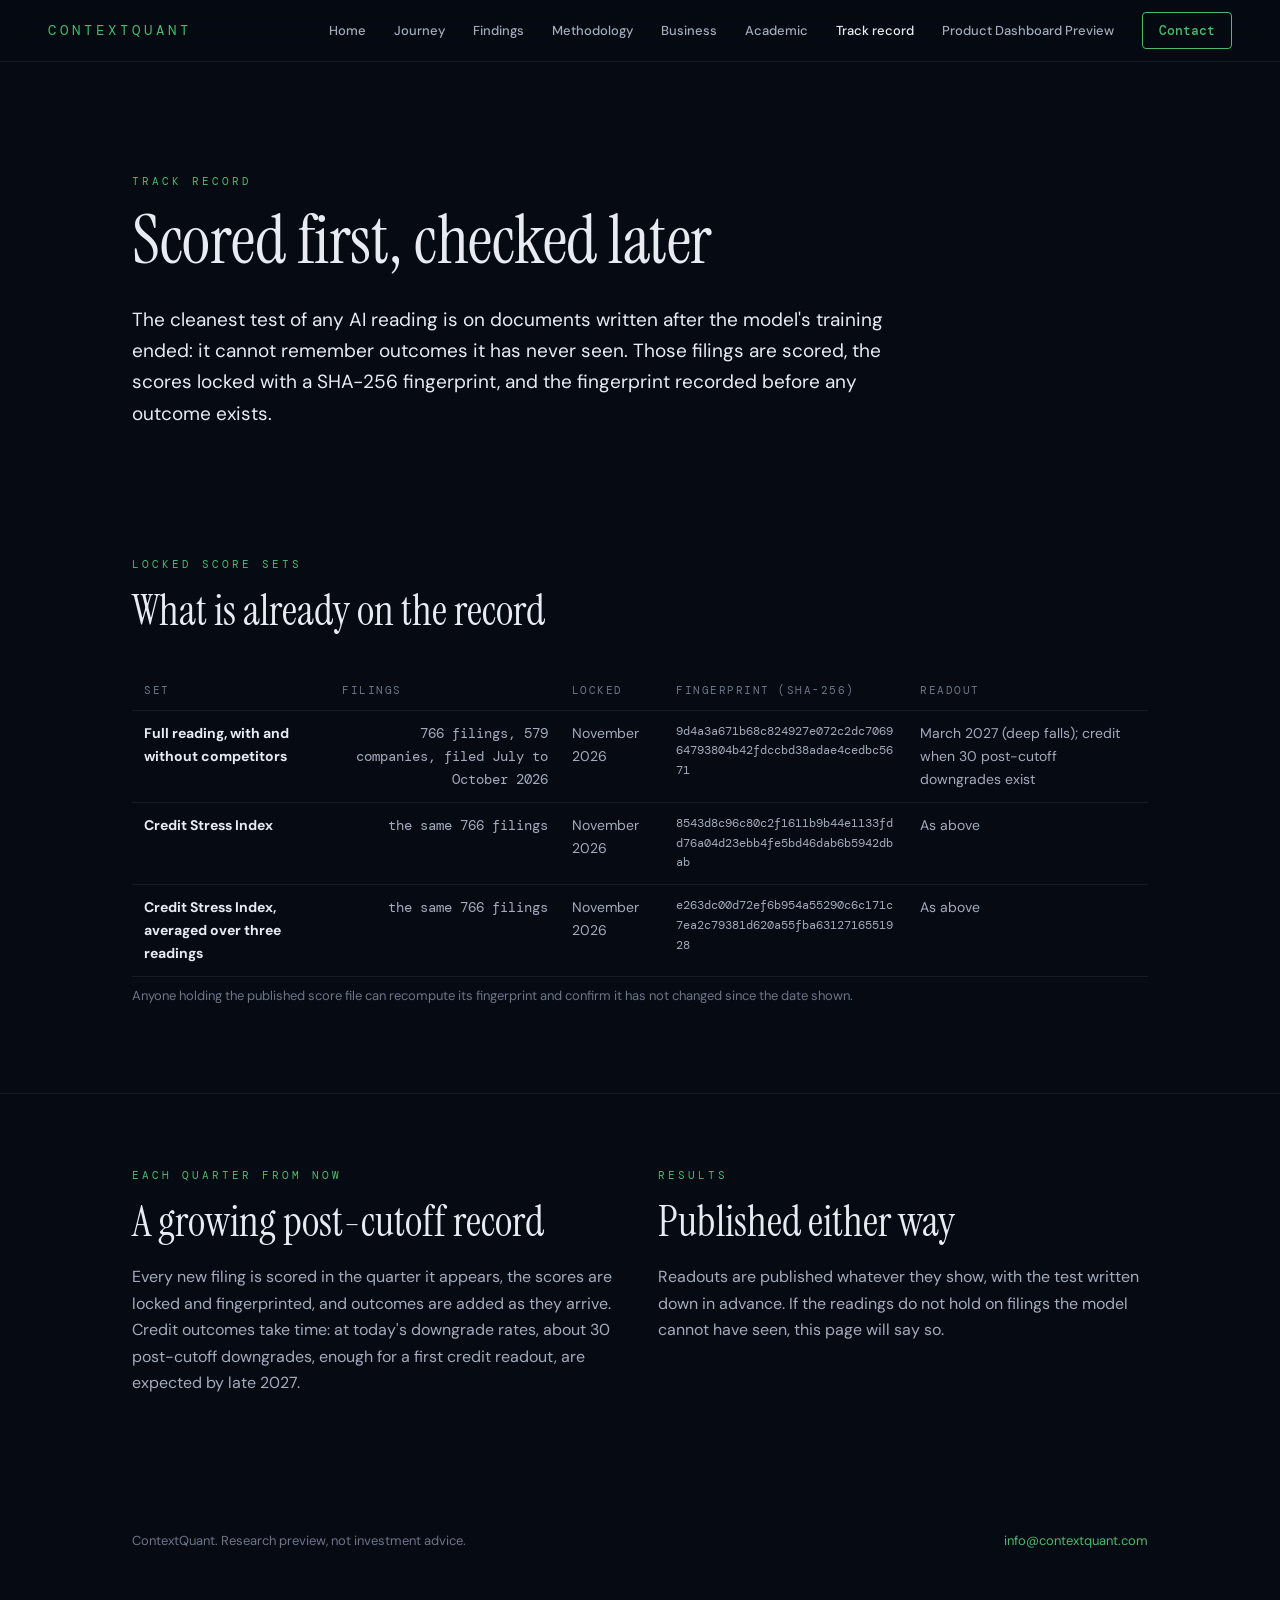
<file: track-record.html>
<!DOCTYPE html>
<html lang="en">
<head>
<meta charset="utf-8">
<meta name="viewport" content="width=device-width, initial-scale=1">
<link rel="icon" type="image/x-icon" href="favicon.ico">
<link rel="icon" type="image/png" sizes="32x32" href="favicon-32x32.png">
<link rel="apple-touch-icon" sizes="180x180" href="apple-touch-icon.png">
<title>Track record | ContextQuant</title>
<link href="https://fonts.googleapis.com/css2?family=DM+Mono:wght@400;500&family=Instrument+Serif:ital@0;1&family=DM+Sans:wght@400;500;600&display=swap" rel="stylesheet">
<link rel="stylesheet" href="style.css">
</head>
<body>
<nav>
  <a class="brand" href="index.html">ContextQuant</a>
  <button class="burger" id="burger" aria-label="Menu" aria-expanded="false"><span></span><span></span><span></span></button>
  <div class="links" id="navlinks">
    <a href="index.html">Home</a>
    <a href="journey.html">Journey</a>
    <a href="evidence.html">Findings</a>
    <a href="method.html">Methodology</a>
    <a href="business.html">Business</a>
    <a href="academic.html">Academic</a>
    <a class="active" href="track-record.html">Track record</a>
    <a href="product/index.html">Product Dashboard Preview</a>
    <a class="cta" href="mailto:info@contextquant.com">Contact</a>
  </div>
</nav>

<header class="hero" style="padding-bottom:40px">
  <div class="wrap">
    <div class="eyebrow">Track record</div>
    <h1>Scored first, checked later</h1>
    <p class="lead">The cleanest test of any AI reading is on documents written after the model's training ended: it cannot remember outcomes it has never seen. Those filings are scored, the scores locked with a SHA-256 fingerprint, and the fingerprint recorded before any outcome exists.</p>
  </div>
</header>

<section>
  <div class="wrap">
    <div class="eyebrow">Locked score sets</div>
    <h2>What is already on the record</h2>
    <div class="table-wrap"><table>
      <tr><th>Set</th><th>Filings</th><th>Locked</th><th>Fingerprint (SHA-256)</th><th>Readout</th></tr>
      <tr><td><strong>Full reading, with and without competitors</strong></td><td class="num">766 filings, 579 companies, filed July to October 2026</td><td>November 2026</td><td class="hash">9d4a3a671b68c824927e072c2dc706964793804b42fdccbd38adae4cedbc5671</td><td>March 2027 (deep falls); credit when 30 post-cutoff downgrades exist</td></tr>
      <tr><td><strong>Credit Stress Index</strong></td><td class="num">the same 766 filings</td><td>November 2026</td><td class="hash">8543d8c96c80c2f1611b9b44e1133fdd76a04d23ebb4fe5bd46dab6b5942dbab</td><td>As above</td></tr>
      <tr><td><strong>Credit Stress Index, averaged over three readings</strong></td><td class="num">the same 766 filings</td><td>November 2026</td><td class="hash">e263dc00d72ef6b954a55290c6c171c7ea2c79381d620a55fba6312716551928</td><td>As above</td></tr>
    </table></div>
    <p class="muted">Anyone holding the published score file can recompute its fingerprint and confirm it has not changed since the date shown.</p>
  </div>
</section>

<section style="border-bottom:none">
  <div class="wrap two">
    <div>
      <div class="eyebrow">Each quarter from now</div>
      <h2>A growing post-cutoff record</h2>
      <p>Every new filing is scored in the quarter it appears, the scores are locked and fingerprinted, and outcomes are added as they arrive. Credit outcomes take time: at today's downgrade rates, about 30 post-cutoff downgrades, enough for a first credit readout, are expected by late 2027.</p>
    </div>
    <div>
      <div class="eyebrow">Results</div>
      <h2>Published either way</h2>
      <p>Readouts are published whatever they show, with the test written down in advance. If the readings do not hold on filings the model cannot have seen, this page will say so.</p>
    </div>
  </div>
</section>

<footer><div class="wrap"><span>ContextQuant. Research preview, not investment advice.</span><span><a href="mailto:info@contextquant.com">info@contextquant.com</a></span></div></footer>
<script src="site.js"></script>
</body>
</html>
</file>
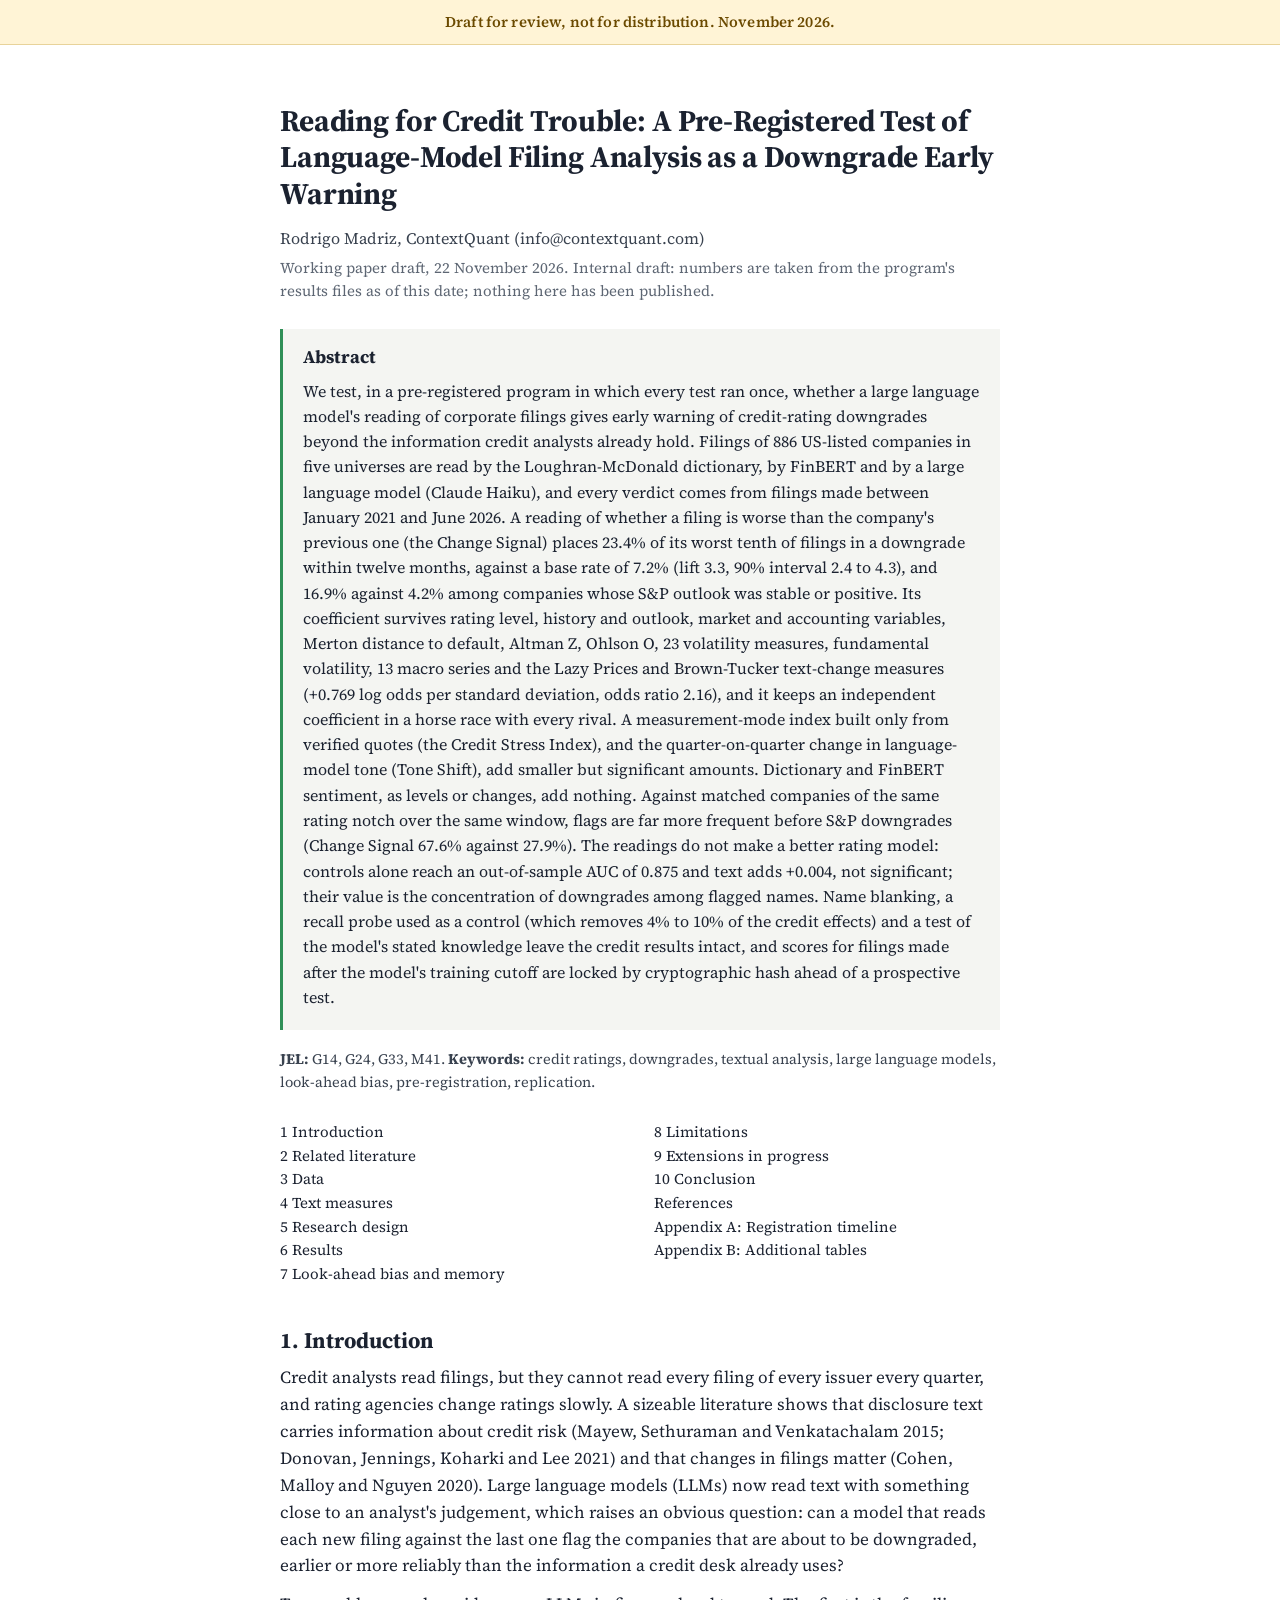
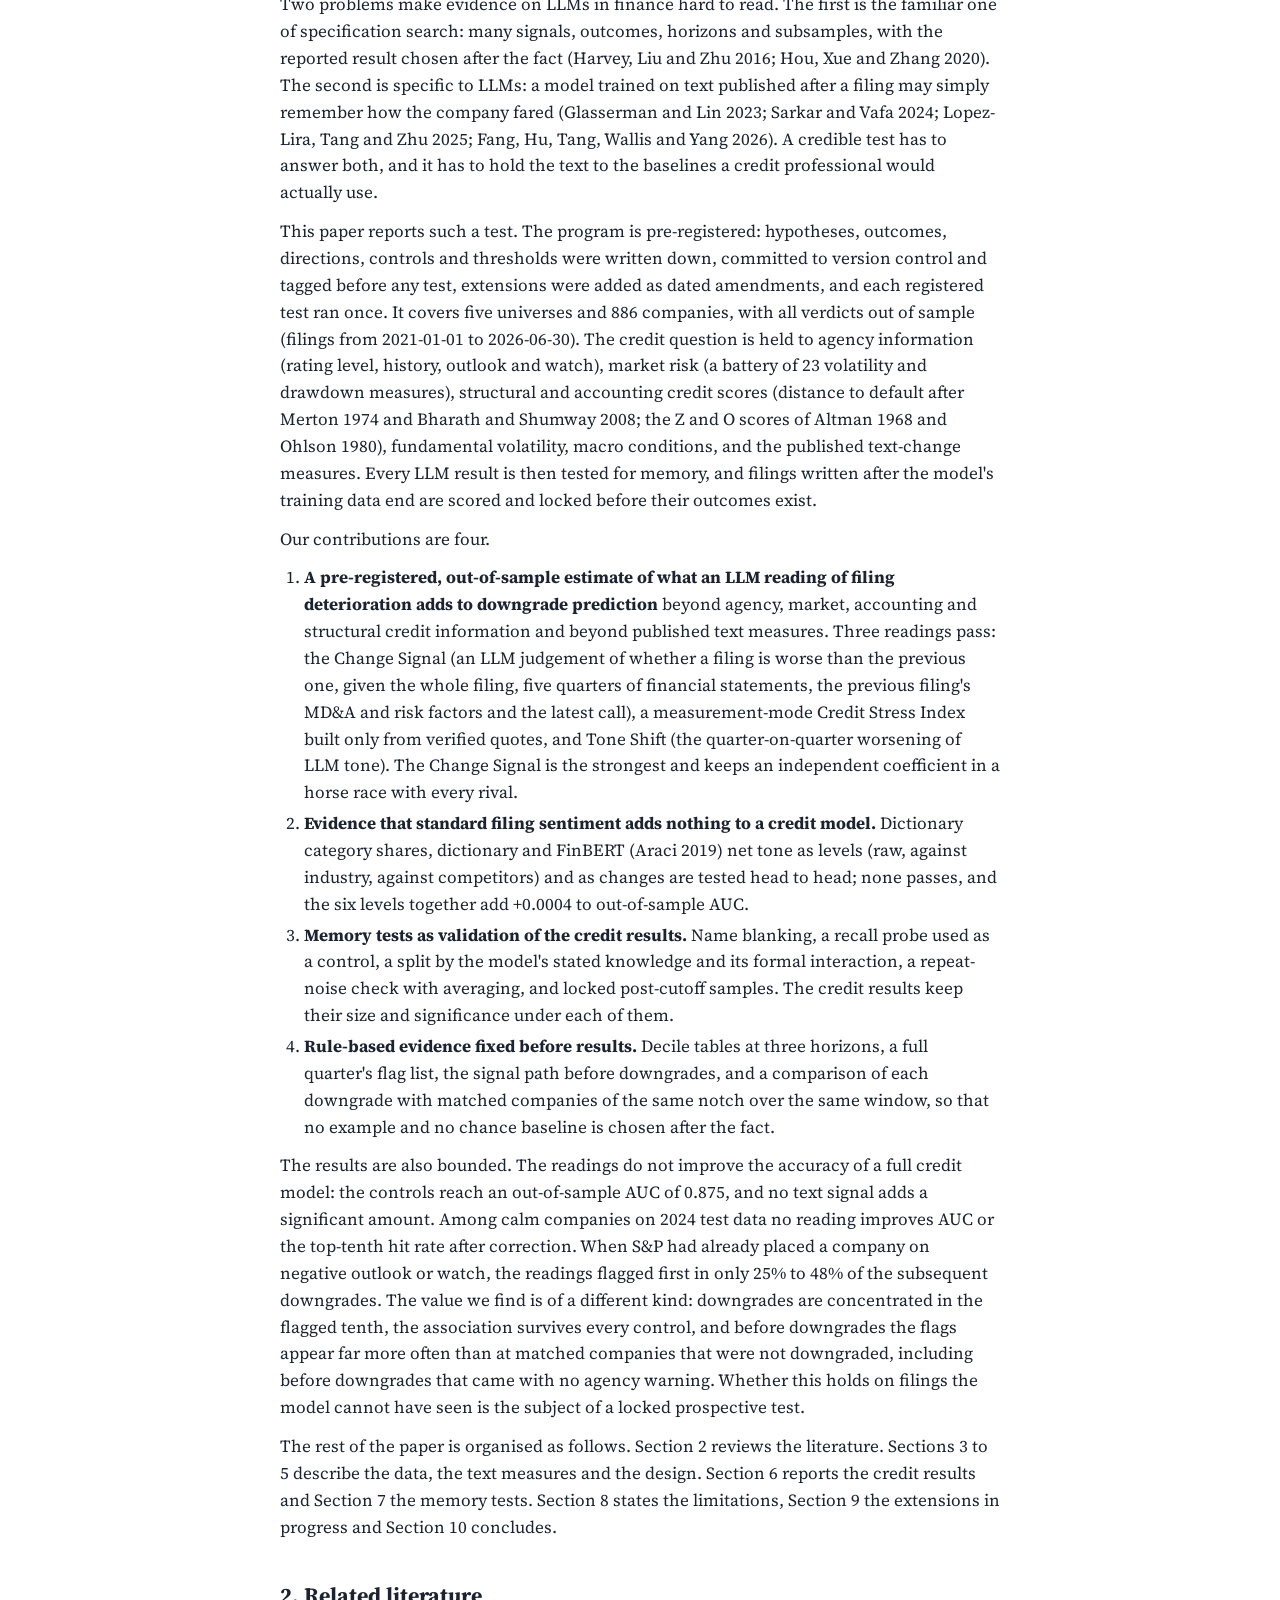
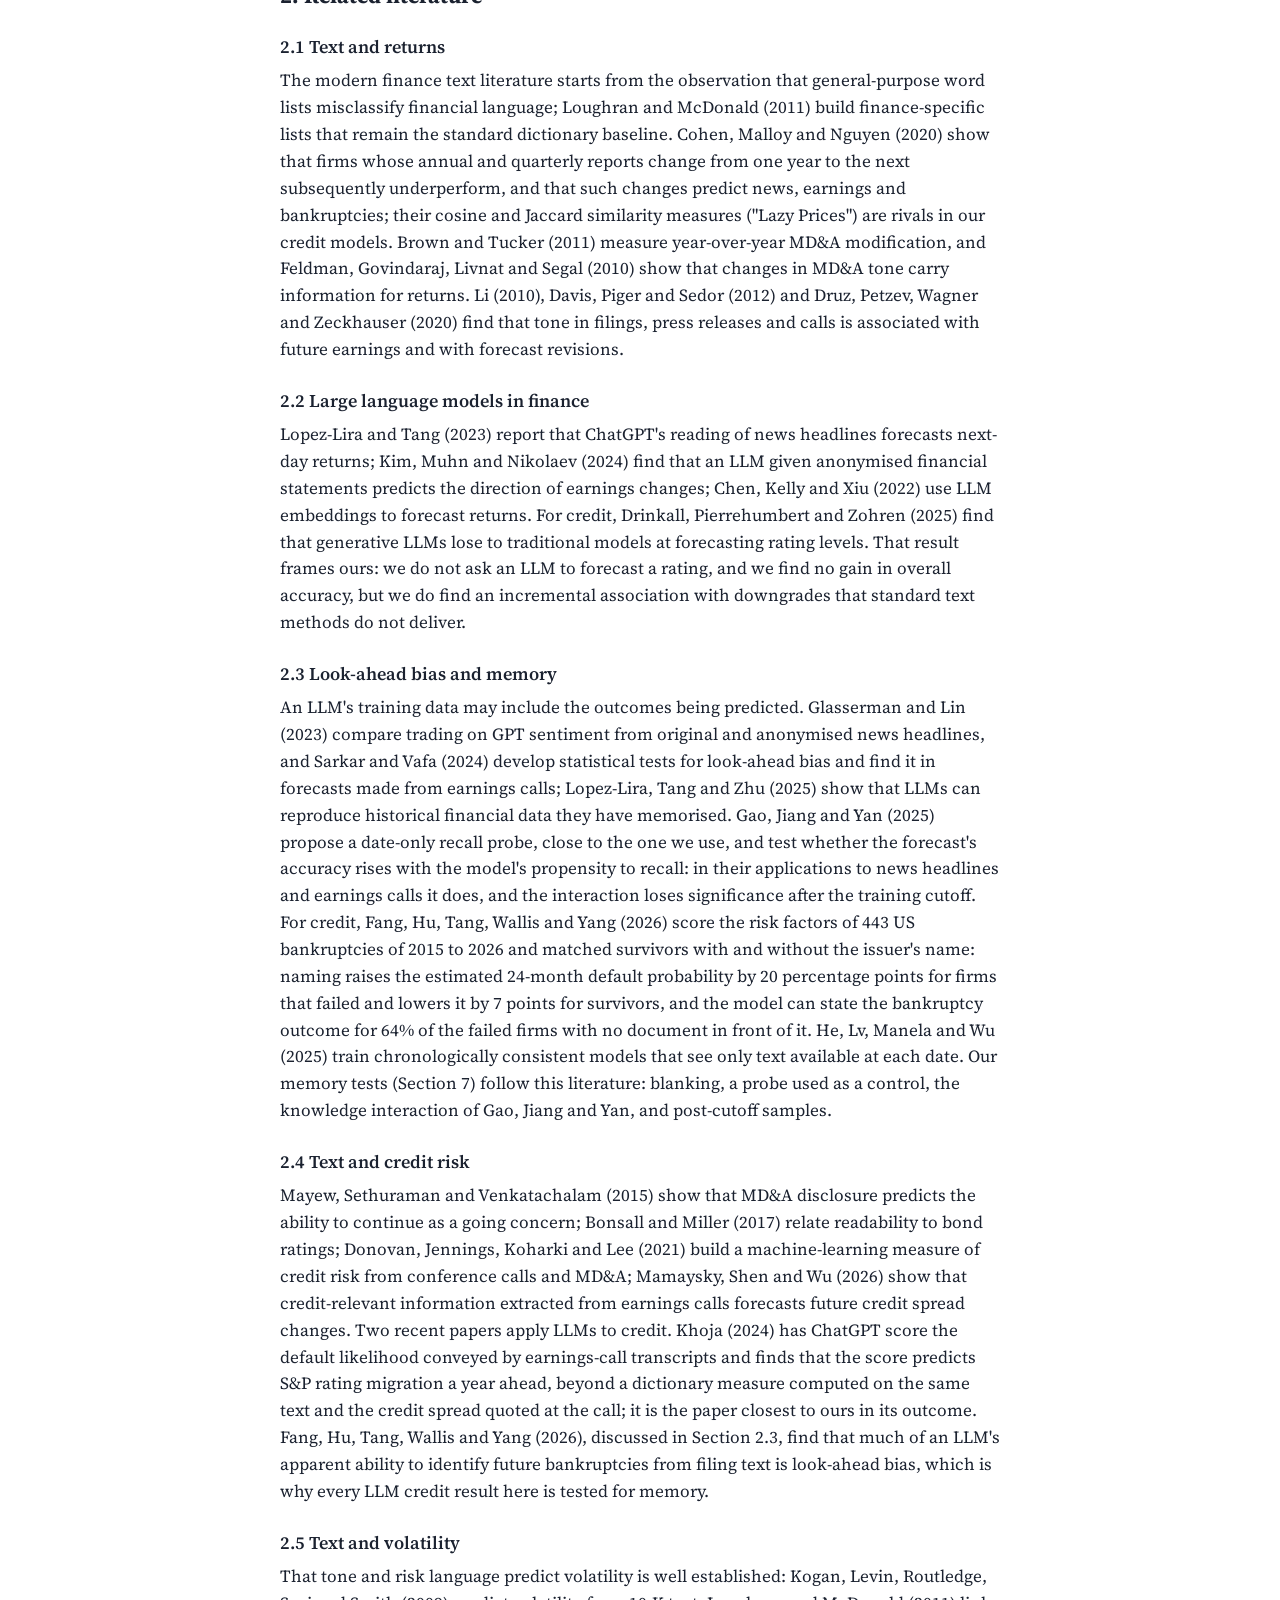
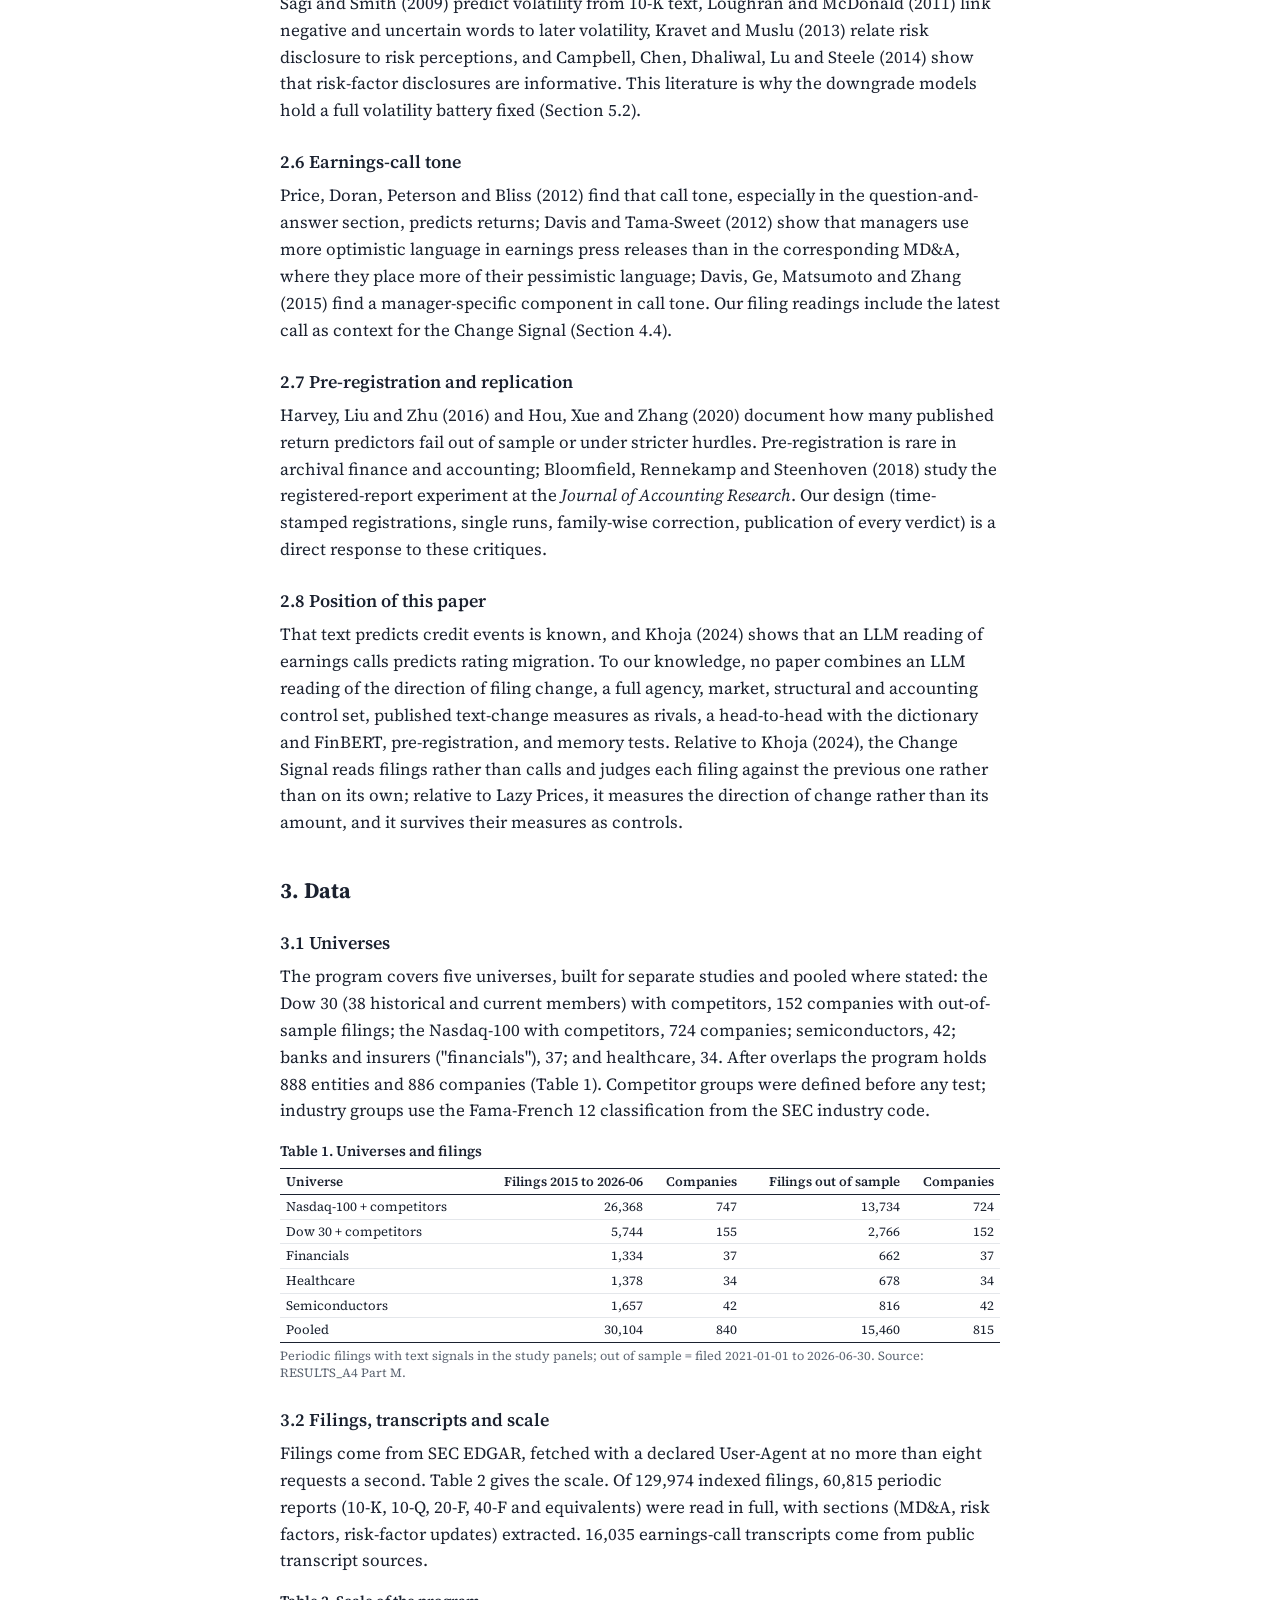
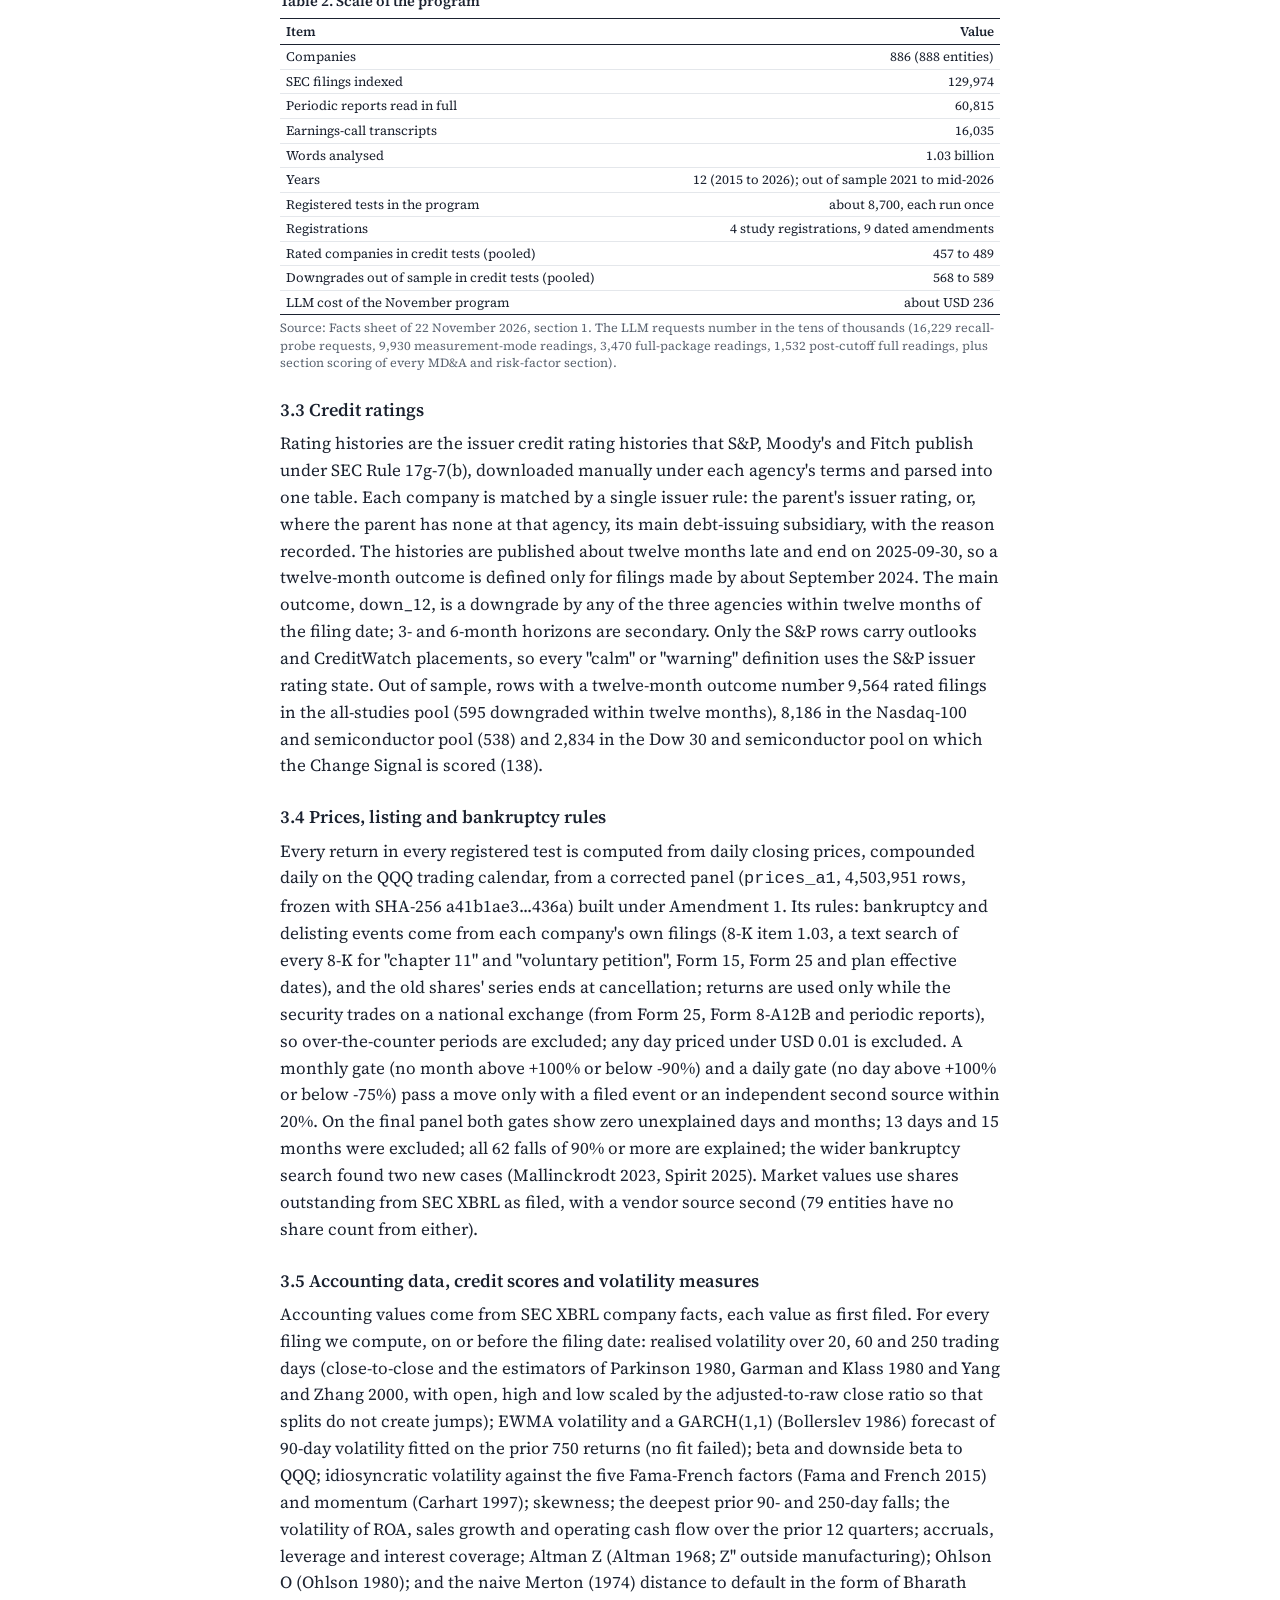
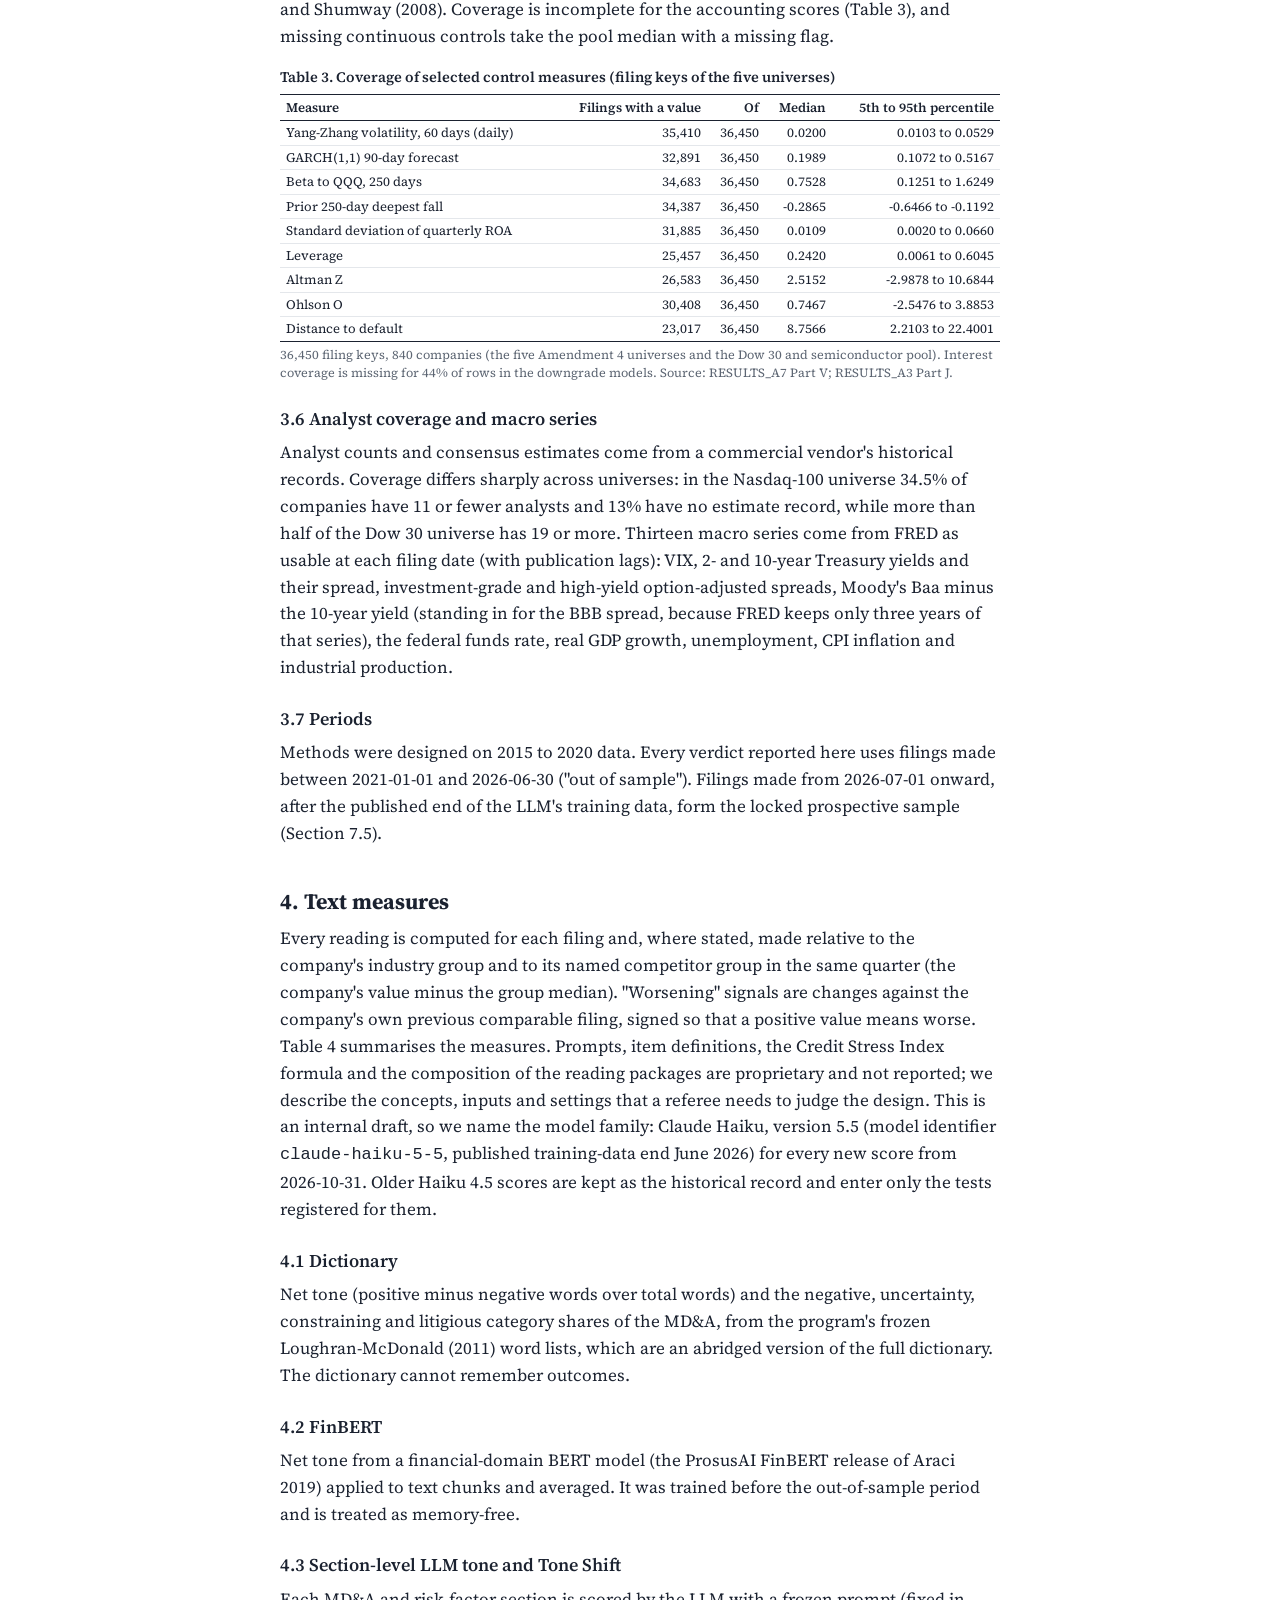
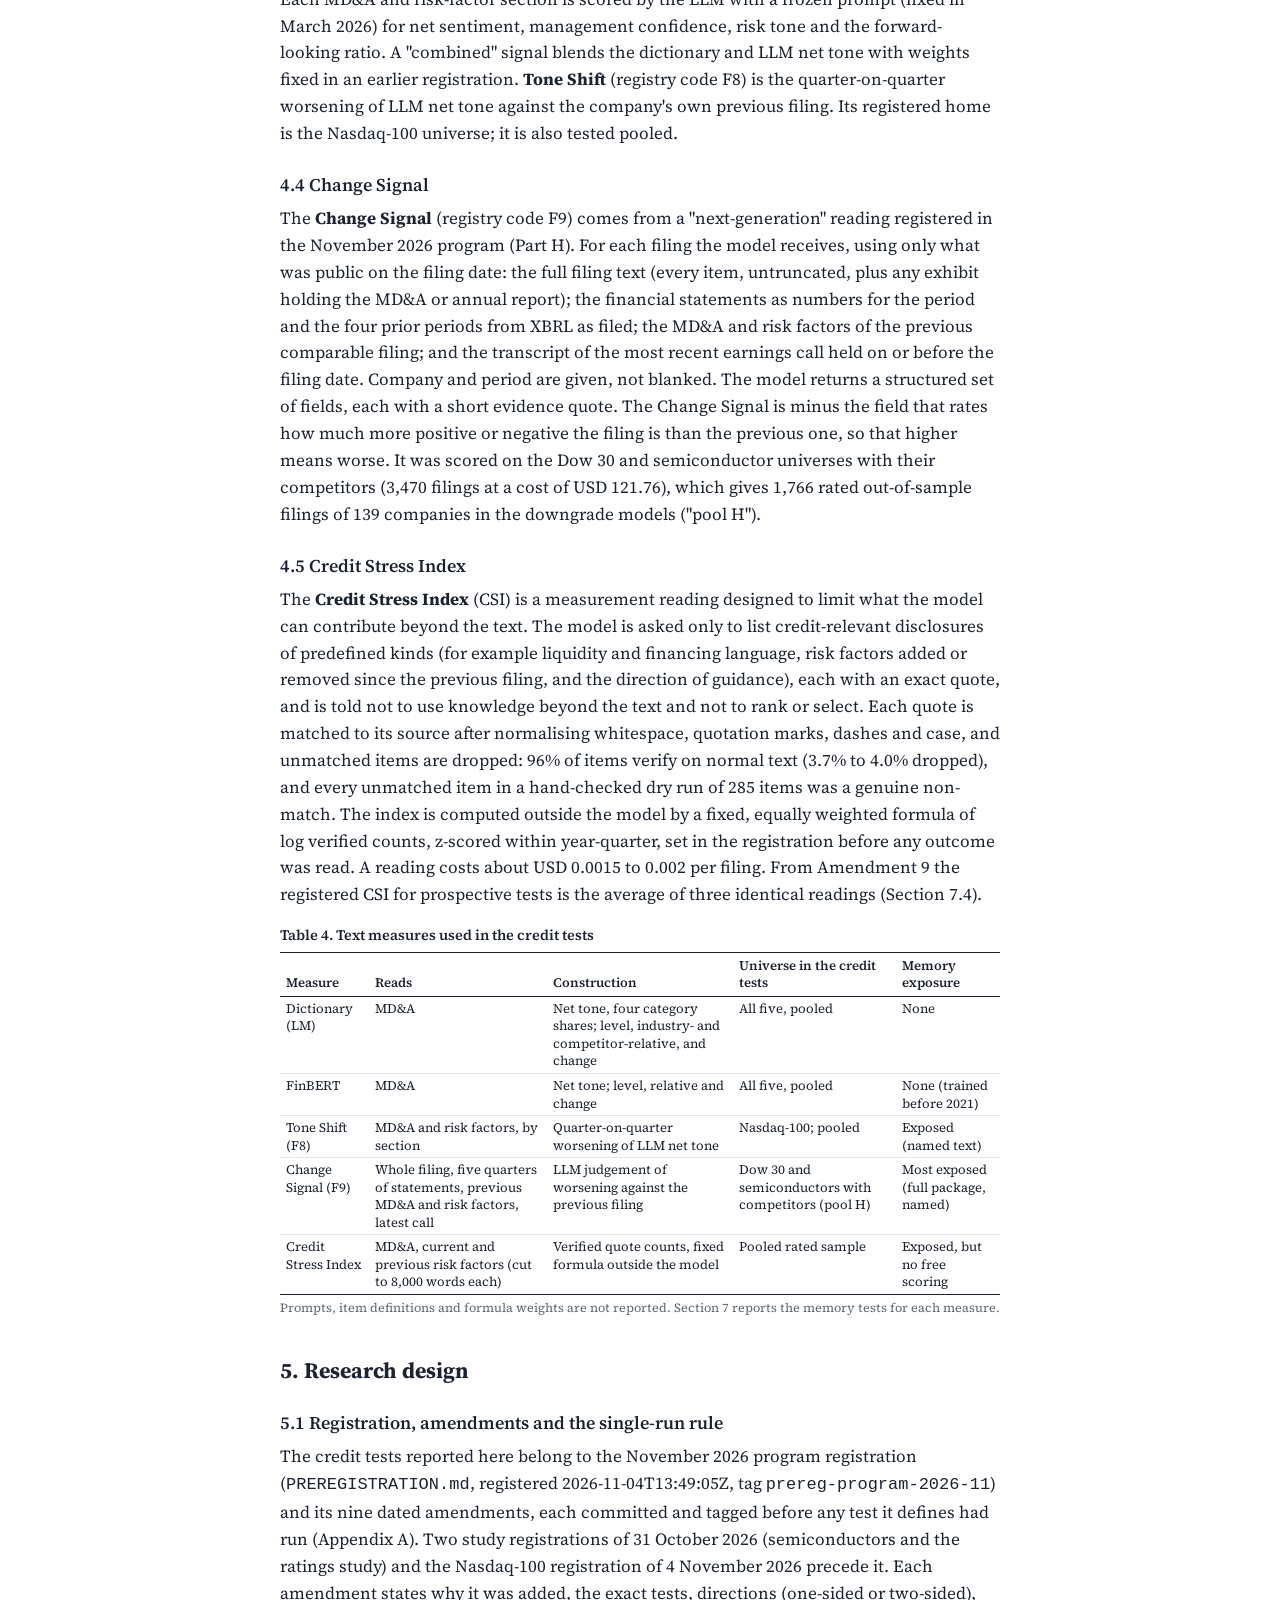
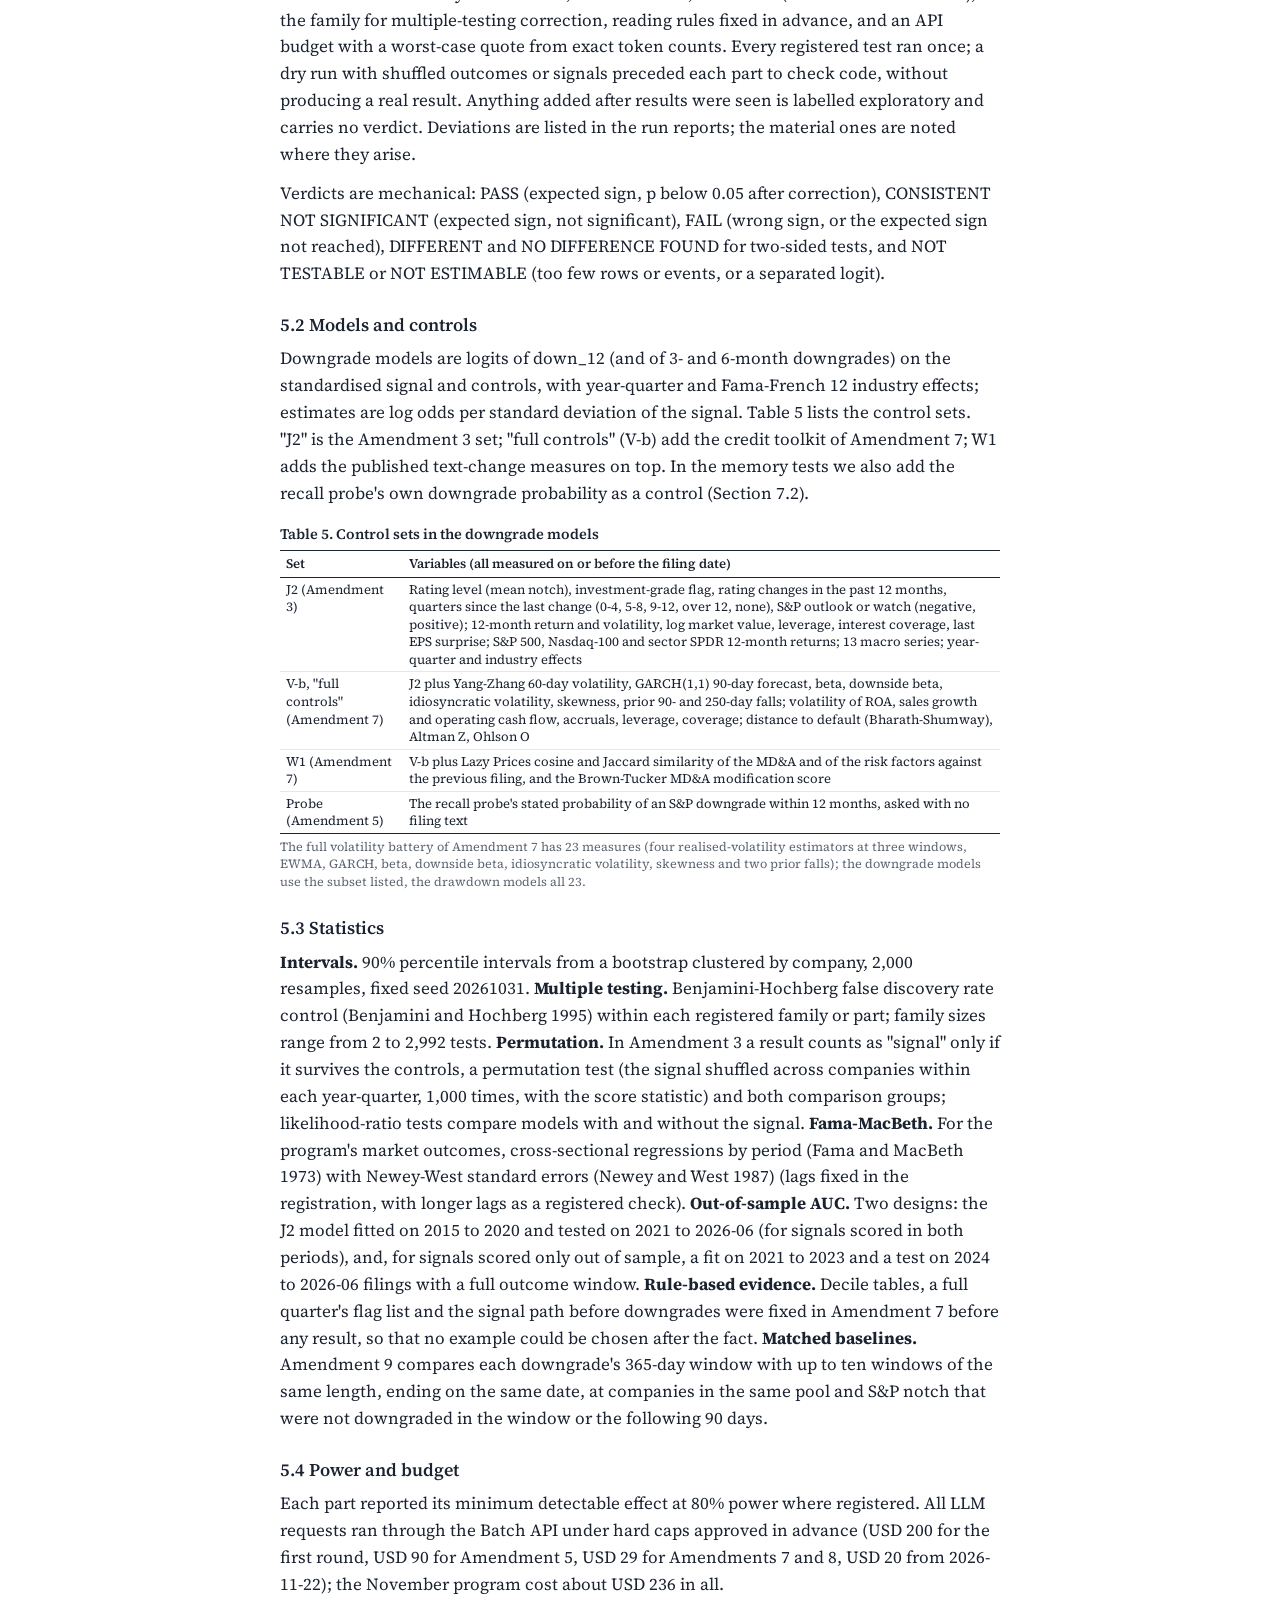
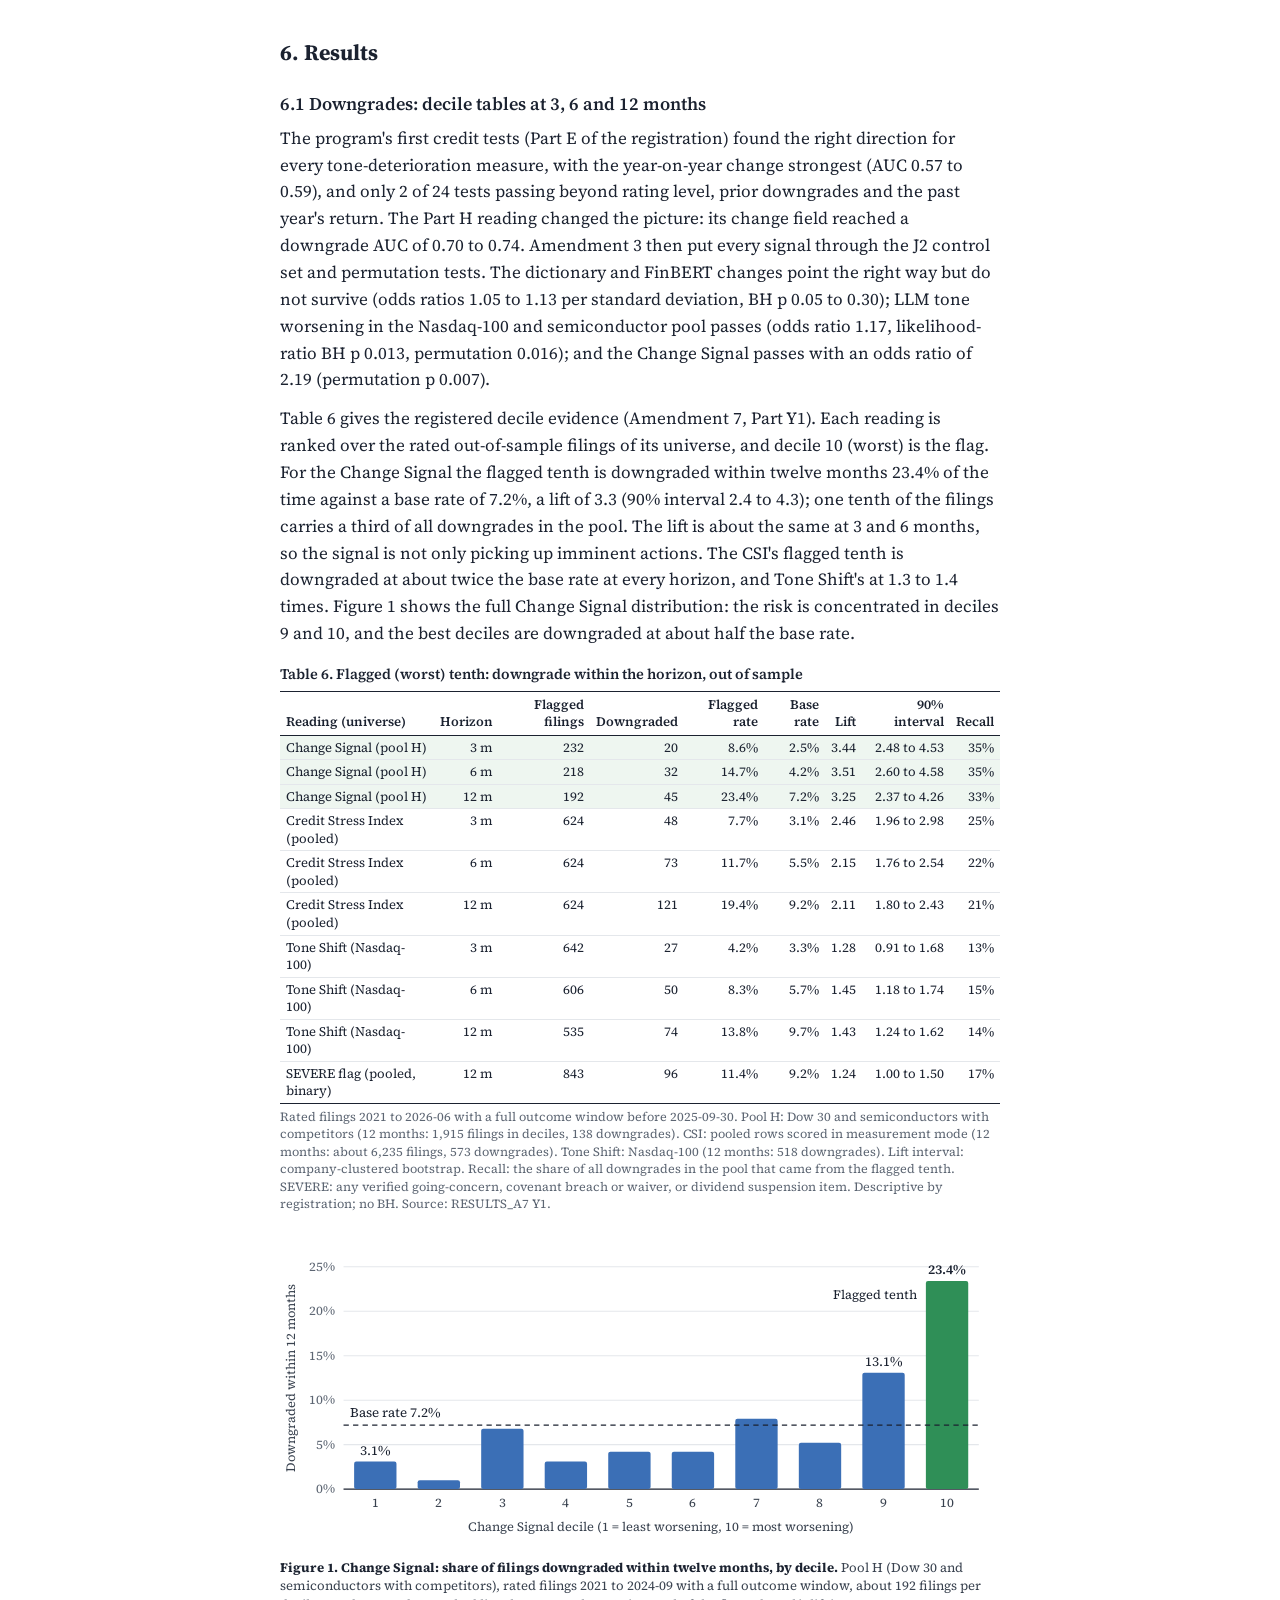
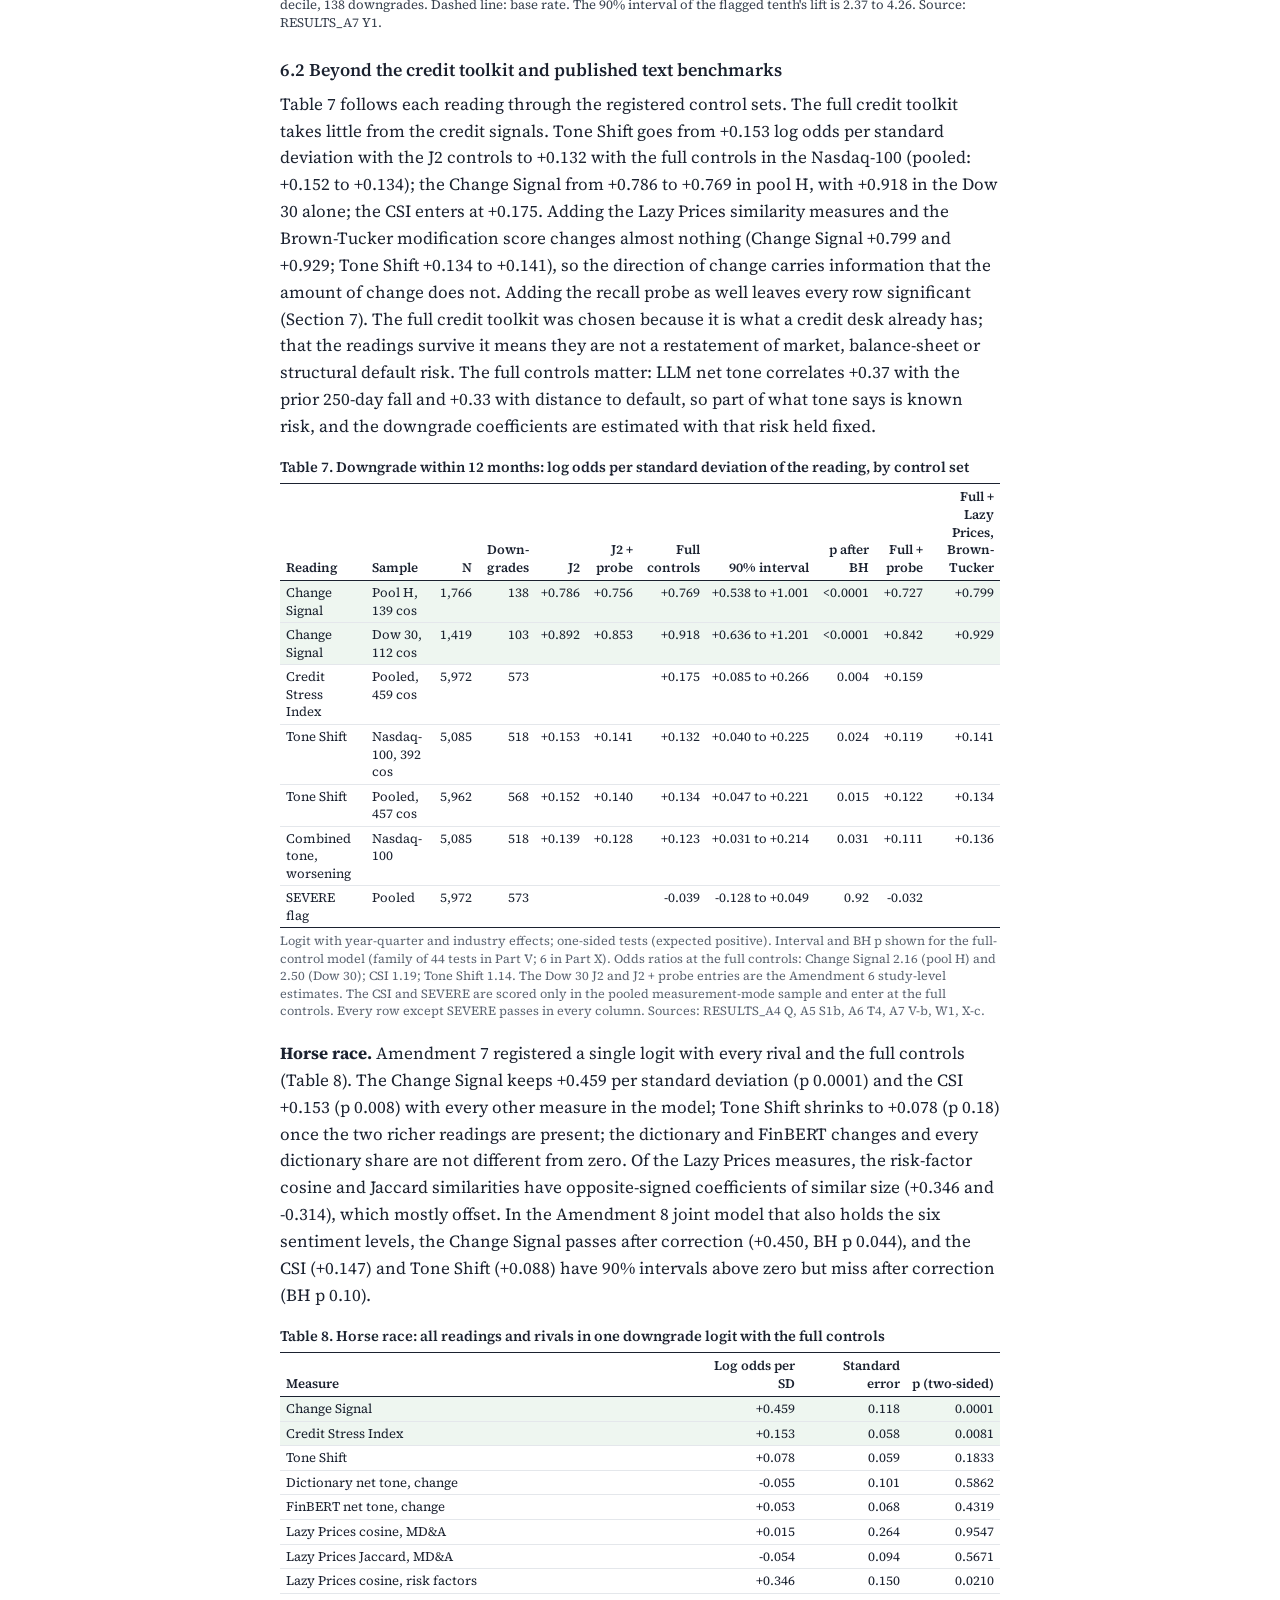
<file: papers/ContextQuant_Academic_WorkingPaper_DRAFT_2026-11.html>
<!doctype html>
<html lang="en">
<head>
<meta charset="utf-8">
<meta name="viewport" content="width=device-width, initial-scale=1">
<title>Reading for Credit Trouble</title>
<link rel="preconnect" href="https://fonts.googleapis.com">
<link rel="preconnect" href="https://fonts.gstatic.com" crossorigin>
<link href="https://fonts.googleapis.com/css2?family=Source+Serif+4:ital,opsz,wght@0,8..60,400;0,8..60,600;0,8..60,700;1,8..60,400&display=swap" rel="stylesheet">
<style>
:root {
  --ink: #1b2230;
  --ink-2: #39424f;
  --muted: #5d6673;
  --rule: #c9ced6;
  --rule-soft: #e4e7eb;
  --paper: #ffffff;
  --tint: #f4f5f2;
  --green: #2f8f57;
  --blue: #3b6fb6;
  --banner: #fff4d6;
  --banner-ink: #6b4a00;
}
* { box-sizing: border-box; }
html, body { margin: 0; padding: 0; background: var(--paper); color: var(--ink); }
body { font-family: 'Source Serif 4', Georgia, 'Liberation Serif', 'DejaVu Serif', serif; font-size: 17px; line-height: 1.58; }
.banner { background: var(--banner); color: var(--banner-ink); border-bottom: 1px solid #e8d39a; text-align: center; font-size: 15px; font-weight: 600; padding: 10px 16px; letter-spacing: 0.01em; }
main { max-width: 760px; margin: 0 auto; padding: 40px 20px 80px; }
h1 { font-size: 30px; line-height: 1.22; font-weight: 700; margin: 18px 0 14px; letter-spacing: -0.005em; }
.author { font-size: 16px; color: var(--ink-2); margin: 0 0 4px; }
.date { font-size: 15px; color: var(--muted); margin: 0 0 26px; }
h2 { font-size: 22px; font-weight: 700; margin: 40px 0 10px; line-height: 1.3; }
h3 { font-size: 18px; font-weight: 600; margin: 26px 0 8px; line-height: 1.35; }
h4 { font-size: 16px; font-weight: 600; margin: 18px 0 6px; font-style: italic; }
p { margin: 0 0 12px; text-align: left; hyphens: auto; }
ul, ol { margin: 0 0 12px; padding-left: 24px; }
li { margin-bottom: 4px; }
.abstract { background: var(--tint); border-left: 3px solid var(--green); padding: 16px 20px 8px; margin: 0 0 18px; font-size: 16px; }
.abstract h2 { margin-top: 0; font-size: 18px; }
.keywords { font-size: 14.5px; color: var(--ink-2); margin-bottom: 26px; }
.note-box { border: 1px solid var(--rule); padding: 12px 16px 4px; margin: 14px 0 18px; font-size: 15.5px; background: #fafbfa; }
table { border-collapse: collapse; width: 100%; font-size: 13px; line-height: 1.35; margin: 6px 0 4px; font-variant-numeric: tabular-nums; }
caption { caption-side: top; text-align: left; font-size: 14.5px; font-weight: 600; padding: 0 0 6px; color: var(--ink); }
th { text-align: left; white-space: normal; font-weight: 600; border-top: 1.5px solid var(--ink); border-bottom: 1px solid var(--ink); padding: 4px 6px; vertical-align: bottom; }
td { border-bottom: 1px solid var(--rule-soft); padding: 3px 6px; vertical-align: top; }
tbody tr:last-child td { border-bottom: 1.5px solid var(--ink); }
td.n { text-align: right; white-space: nowrap; } th.n { text-align: right; }
tr.grp td { font-style: italic; color: var(--ink-2); background: #f7f8f6; }
tr.hl td { background: #eef6f0; }
.tnote { font-size: 12.5px; color: var(--muted); line-height: 1.4; margin: 4px 0 20px; }
.tblock { margin: 18px 0 8px; break-inside: avoid; page-break-inside: avoid; }
.tblock.long { break-inside: auto; page-break-inside: auto; }
figure { margin: 22px 0 22px; break-inside: avoid; page-break-inside: avoid; }
figure svg { width: 100%; height: auto; display: block; }
figcaption { font-size: 13px; color: var(--ink-2); line-height: 1.42; margin-top: 6px; }
figcaption b { color: var(--ink); }
.eq { font-style: italic; margin: 8px 0 12px 24px; }
.refs p { padding-left: 24px; text-indent: -24px; font-size: 15px; margin-bottom: 7px; }
.small { font-size: 14px; color: var(--ink-2); }
a { color: var(--blue); }
.toc { font-size: 15px; columns: 2; column-gap: 28px; margin-bottom: 20px; }
.toc div { break-inside: avoid; }
@media print {
  body { font-size: 9.6pt; line-height: 1.34; }
  p { margin-bottom: 7px; }
  li { margin-bottom: 2px; }
  figure { margin: 10px auto; max-width: 80%; }
  .tblock { margin: 10px 0 4px; }
  .tnote { margin-bottom: 10px; }
  td { padding: 2px 5px; }
  th { padding: 3px 5px; }
  main { max-width: none; padding: 0; }
  .banner { font-size: 9.5pt; padding: 6px 10px; margin-bottom: 4px; -webkit-print-color-adjust: exact; print-color-adjust: exact; }
  h1 { font-size: 19pt; margin-top: 10pt; }
  h2 { font-size: 13pt; margin-top: 14pt; break-after: avoid; page-break-after: avoid; }
  h3 { font-size: 11pt; margin-top: 9pt; break-after: avoid; page-break-after: avoid; }
  h4 { font-size: 10.6pt; break-after: avoid; }
  .abstract { font-size: 9.6pt; padding: 10px 14px 4px; }
  .note-box { font-size: 10pt; }
  table { font-size: 7.8pt; }
  caption { font-size: 9.2pt; }
  .tnote, figcaption { font-size: 7.9pt; }
  .refs p { font-size: 9.6pt; }
  .toc { font-size: 9.6pt; }
  thead { display: table-header-group; }
  tr { break-inside: avoid; page-break-inside: avoid; }
  .pb { break-before: page; page-break-before: always; }
  a { color: var(--ink); text-decoration: none; }
  tr.hl td, tr.grp td, .abstract, .note-box { -webkit-print-color-adjust: exact; print-color-adjust: exact; }
}
@media (max-width: 600px) {
  body { font-size: 16px; }
  main { padding: 24px 16px 60px; }
  h1 { font-size: 24px; }
  .toc { columns: 1; }
  .tblock { overflow-x: auto; }
  table { font-size: 12px; }
}
</style>
<style>@media (max-width:600px){html,body{overflow-x:hidden}table{display:block;max-width:100%;overflow-x:auto;box-sizing:border-box}td,th{word-break:break-word}svg{max-width:100%;height:auto}code,.hash{word-break:break-all}}</style>
</head>
<body>
<div class="banner">Draft for review, not for distribution. November 2026.</div>
<main>

<h1>Reading for Credit Trouble: A Pre-Registered Test of Language-Model Filing Analysis as a Downgrade Early Warning</h1>
<p class="author">Rodrigo Madriz, ContextQuant (info@contextquant.com)</p>
<p class="date">Working paper draft, 22 November 2026. Internal draft: numbers are taken from the program's results files as of this date; nothing here has been published.</p>

<div class="abstract">
<h2>Abstract</h2>
<p>We test, in a pre-registered program in which every test ran once, whether a large language model's reading of corporate filings gives early warning of credit-rating downgrades beyond the information credit analysts already hold. Filings of 886 US-listed companies in five universes are read by the Loughran-McDonald dictionary, by FinBERT and by a large language model (Claude Haiku), and every verdict comes from filings made between January 2021 and June 2026. A reading of whether a filing is worse than the company's previous one (the Change Signal) places 23.4% of its worst tenth of filings in a downgrade within twelve months, against a base rate of 7.2% (lift 3.3, 90% interval 2.4 to 4.3), and 16.9% against 4.2% among companies whose S&amp;P outlook was stable or positive. Its coefficient survives rating level, history and outlook, market and accounting variables, Merton distance to default, Altman Z, Ohlson O, 23 volatility measures, fundamental volatility, 13 macro series and the Lazy Prices and Brown-Tucker text-change measures (+0.769 log odds per standard deviation, odds ratio 2.16), and it keeps an independent coefficient in a horse race with every rival. A measurement-mode index built only from verified quotes (the Credit Stress Index), and the quarter-on-quarter change in language-model tone (Tone Shift), add smaller but significant amounts. Dictionary and FinBERT sentiment, as levels or changes, add nothing. Against matched companies of the same rating notch over the same window, flags are far more frequent before S&amp;P downgrades (Change Signal 67.6% against 27.9%). The readings do not make a better rating model: controls alone reach an out-of-sample AUC of 0.875 and text adds +0.004, not significant; their value is the concentration of downgrades among flagged names. Name blanking, a recall probe used as a control (which removes 4% to 10% of the credit effects) and a test of the model's stated knowledge leave the credit results intact, and scores for filings made after the model's training cutoff are locked by cryptographic hash ahead of a prospective test.</p>
</div>
<p class="keywords"><b>JEL:</b> G14, G24, G33, M41. <b>Keywords:</b> credit ratings, downgrades, textual analysis, large language models, look-ahead bias, pre-registration, replication.</p>

<div class="toc">
<div>1 Introduction</div><div>2 Related literature</div><div>3 Data</div><div>4 Text measures</div><div>5 Research design</div><div>6 Results</div><div>7 Look-ahead bias and memory</div><div>8 Limitations</div><div>9 Extensions in progress</div><div>10 Conclusion</div><div>References</div><div>Appendix A: Registration timeline</div><div>Appendix B: Additional tables</div>
</div>

<h2>1. Introduction</h2>
<p>Credit analysts read filings, but they cannot read every filing of every issuer every quarter, and rating agencies change ratings slowly. A sizeable literature shows that disclosure text carries information about credit risk (Mayew, Sethuraman and Venkatachalam 2015; Donovan, Jennings, Koharki and Lee 2021) and that changes in filings matter (Cohen, Malloy and Nguyen 2020). Large language models (LLMs) now read text with something close to an analyst's judgement, which raises an obvious question: can a model that reads each new filing against the last one flag the companies that are about to be downgraded, earlier or more reliably than the information a credit desk already uses?</p>
<p>Two problems make evidence on LLMs in finance hard to read. The first is the familiar one of specification search: many signals, outcomes, horizons and subsamples, with the reported result chosen after the fact (Harvey, Liu and Zhu 2016; Hou, Xue and Zhang 2020). The second is specific to LLMs: a model trained on text published after a filing may simply remember how the company fared (Glasserman and Lin 2023; Sarkar and Vafa 2024; Lopez-Lira, Tang and Zhu 2025; Fang, Hu, Tang, Wallis and Yang 2026). A credible test has to answer both, and it has to hold the text to the baselines a credit professional would actually use.</p>
<p>This paper reports such a test. The program is pre-registered: hypotheses, outcomes, directions, controls and thresholds were written down, committed to version control and tagged before any test, extensions were added as dated amendments, and each registered test ran once. It covers five universes and 886 companies, with all verdicts out of sample (filings from 2021-01-01 to 2026-06-30). The credit question is held to agency information (rating level, history, outlook and watch), market risk (a battery of 23 volatility and drawdown measures), structural and accounting credit scores (distance to default after Merton 1974 and Bharath and Shumway 2008; the Z and O scores of Altman 1968 and Ohlson 1980), fundamental volatility, macro conditions, and the published text-change measures. Every LLM result is then tested for memory, and filings written after the model's training data end are scored and locked before their outcomes exist.</p>
<p>Our contributions are four.</p>
<ol>
<li><b>A pre-registered, out-of-sample estimate of what an LLM reading of filing deterioration adds to downgrade prediction</b> beyond agency, market, accounting and structural credit information and beyond published text measures. Three readings pass: the Change Signal (an LLM judgement of whether a filing is worse than the previous one, given the whole filing, five quarters of financial statements, the previous filing's MD&amp;A and risk factors and the latest call), a measurement-mode Credit Stress Index built only from verified quotes, and Tone Shift (the quarter-on-quarter worsening of LLM tone). The Change Signal is the strongest and keeps an independent coefficient in a horse race with every rival.</li>
<li><b>Evidence that standard filing sentiment adds nothing to a credit model.</b> Dictionary category shares, dictionary and FinBERT (Araci 2019) net tone as levels (raw, against industry, against competitors) and as changes are tested head to head; none passes, and the six levels together add +0.0004 to out-of-sample AUC.</li>
<li><b>Memory tests as validation of the credit results.</b> Name blanking, a recall probe used as a control, a split by the model's stated knowledge and its formal interaction, a repeat-noise check with averaging, and locked post-cutoff samples. The credit results keep their size and significance under each of them.</li>
<li><b>Rule-based evidence fixed before results.</b> Decile tables at three horizons, a full quarter's flag list, the signal path before downgrades, and a comparison of each downgrade with matched companies of the same notch over the same window, so that no example and no chance baseline is chosen after the fact.</li>
</ol>
<p>The results are also bounded. The readings do not improve the accuracy of a full credit model: the controls reach an out-of-sample AUC of 0.875, and no text signal adds a significant amount. Among calm companies on 2024 test data no reading improves AUC or the top-tenth hit rate after correction. When S&amp;P had already placed a company on negative outlook or watch, the readings flagged first in only 25% to 48% of the subsequent downgrades. The value we find is of a different kind: downgrades are concentrated in the flagged tenth, the association survives every control, and before downgrades the flags appear far more often than at matched companies that were not downgraded, including before downgrades that came with no agency warning. Whether this holds on filings the model cannot have seen is the subject of a locked prospective test.</p>
<p>The rest of the paper is organised as follows. Section 2 reviews the literature. Sections 3 to 5 describe the data, the text measures and the design. Section 6 reports the credit results and Section 7 the memory tests. Section 8 states the limitations, Section 9 the extensions in progress and Section 10 concludes.</p>

<h2>2. Related literature</h2>
<h3>2.1 Text and returns</h3>
<p>The modern finance text literature starts from the observation that general-purpose word lists misclassify financial language; Loughran and McDonald (2011) build finance-specific lists that remain the standard dictionary baseline. Cohen, Malloy and Nguyen (2020) show that firms whose annual and quarterly reports change from one year to the next subsequently underperform, and that such changes predict news, earnings and bankruptcies; their cosine and Jaccard similarity measures ("Lazy Prices") are rivals in our credit models. Brown and Tucker (2011) measure year-over-year MD&amp;A modification, and Feldman, Govindaraj, Livnat and Segal (2010) show that changes in MD&amp;A tone carry information for returns. Li (2010), Davis, Piger and Sedor (2012) and Druz, Petzev, Wagner and Zeckhauser (2020) find that tone in filings, press releases and calls is associated with future earnings and with forecast revisions.</p>
<h3>2.2 Large language models in finance</h3>
<p>Lopez-Lira and Tang (2023) report that ChatGPT's reading of news headlines forecasts next-day returns; Kim, Muhn and Nikolaev (2024) find that an LLM given anonymised financial statements predicts the direction of earnings changes; Chen, Kelly and Xiu (2022) use LLM embeddings to forecast returns. For credit, Drinkall, Pierrehumbert and Zohren (2025) find that generative LLMs lose to traditional models at forecasting rating levels. That result frames ours: we do not ask an LLM to forecast a rating, and we find no gain in overall accuracy, but we do find an incremental association with downgrades that standard text methods do not deliver.</p>
<h3>2.3 Look-ahead bias and memory</h3>
<p>An LLM's training data may include the outcomes being predicted. Glasserman and Lin (2023) compare trading on GPT sentiment from original and anonymised news headlines, and Sarkar and Vafa (2024) develop statistical tests for look-ahead bias and find it in forecasts made from earnings calls; Lopez-Lira, Tang and Zhu (2025) show that LLMs can reproduce historical financial data they have memorised. Gao, Jiang and Yan (2025) propose a date-only recall probe, close to the one we use, and test whether the forecast's accuracy rises with the model's propensity to recall: in their applications to news headlines and earnings calls it does, and the interaction loses significance after the training cutoff. For credit, Fang, Hu, Tang, Wallis and Yang (2026) score the risk factors of 443 US bankruptcies of 2015 to 2026 and matched survivors with and without the issuer's name: naming raises the estimated 24-month default probability by 20 percentage points for firms that failed and lowers it by 7 points for survivors, and the model can state the bankruptcy outcome for 64% of the failed firms with no document in front of it. He, Lv, Manela and Wu (2025) train chronologically consistent models that see only text available at each date. Our memory tests (Section 7) follow this literature: blanking, a probe used as a control, the knowledge interaction of Gao, Jiang and Yan, and post-cutoff samples.</p>
<h3>2.4 Text and credit risk</h3>
<p>Mayew, Sethuraman and Venkatachalam (2015) show that MD&amp;A disclosure predicts the ability to continue as a going concern; Bonsall and Miller (2017) relate readability to bond ratings; Donovan, Jennings, Koharki and Lee (2021) build a machine-learning measure of credit risk from conference calls and MD&amp;A; Mamaysky, Shen and Wu (2026) show that credit-relevant information extracted from earnings calls forecasts future credit spread changes. Two recent papers apply LLMs to credit. Khoja (2024) has ChatGPT score the default likelihood conveyed by earnings-call transcripts and finds that the score predicts S&amp;P rating migration a year ahead, beyond a dictionary measure computed on the same text and the credit spread quoted at the call; it is the paper closest to ours in its outcome. Fang, Hu, Tang, Wallis and Yang (2026), discussed in Section 2.3, find that much of an LLM's apparent ability to identify future bankruptcies from filing text is look-ahead bias, which is why every LLM credit result here is tested for memory.</p>
<h3>2.5 Text and volatility</h3>
<p>That tone and risk language predict volatility is well established: Kogan, Levin, Routledge, Sagi and Smith (2009) predict volatility from 10-K text, Loughran and McDonald (2011) link negative and uncertain words to later volatility, Kravet and Muslu (2013) relate risk disclosure to risk perceptions, and Campbell, Chen, Dhaliwal, Lu and Steele (2014) show that risk-factor disclosures are informative. This literature is why the downgrade models hold a full volatility battery fixed (Section 5.2).</p>
<h3>2.6 Earnings-call tone</h3>
<p>Price, Doran, Peterson and Bliss (2012) find that call tone, especially in the question-and-answer section, predicts returns; Davis and Tama-Sweet (2012) show that managers use more optimistic language in earnings press releases than in the corresponding MD&amp;A, where they place more of their pessimistic language; Davis, Ge, Matsumoto and Zhang (2015) find a manager-specific component in call tone. Our filing readings include the latest call as context for the Change Signal (Section 4.4).</p>
<h3>2.7 Pre-registration and replication</h3>
<p>Harvey, Liu and Zhu (2016) and Hou, Xue and Zhang (2020) document how many published return predictors fail out of sample or under stricter hurdles. Pre-registration is rare in archival finance and accounting; Bloomfield, Rennekamp and Steenhoven (2018) study the registered-report experiment at the <i>Journal of Accounting Research</i>. Our design (time-stamped registrations, single runs, family-wise correction, publication of every verdict) is a direct response to these critiques.</p>
<h3>2.8 Position of this paper</h3>
<p>That text predicts credit events is known, and Khoja (2024) shows that an LLM reading of earnings calls predicts rating migration. To our knowledge, no paper combines an LLM reading of the direction of filing change, a full agency, market, structural and accounting control set, published text-change measures as rivals, a head-to-head with the dictionary and FinBERT, pre-registration, and memory tests. Relative to Khoja (2024), the Change Signal reads filings rather than calls and judges each filing against the previous one rather than on its own; relative to Lazy Prices, it measures the direction of change rather than its amount, and it survives their measures as controls.</p>

<h2>3. Data</h2>
<h3>3.1 Universes</h3>
<p>The program covers five universes, built for separate studies and pooled where stated: the Dow 30 (38 historical and current members) with competitors, 152 companies with out-of-sample filings; the Nasdaq-100 with competitors, 724 companies; semiconductors, 42; banks and insurers ("financials"), 37; and healthcare, 34. After overlaps the program holds 888 entities and 886 companies (Table 1). Competitor groups were defined before any test; industry groups use the Fama-French 12 classification from the SEC industry code.</p>

<div class="tblock">
<table>
<caption>Table 1. Universes and filings</caption>
<thead><tr><th>Universe</th><th class="n">Filings 2015 to 2026-06</th><th class="n">Companies</th><th class="n">Filings out of sample</th><th class="n">Companies</th></tr></thead>
<tbody>
<tr><td>Nasdaq-100 + competitors</td><td class="n">26,368</td><td class="n">747</td><td class="n">13,734</td><td class="n">724</td></tr>
<tr><td>Dow 30 + competitors</td><td class="n">5,744</td><td class="n">155</td><td class="n">2,766</td><td class="n">152</td></tr>
<tr><td>Financials</td><td class="n">1,334</td><td class="n">37</td><td class="n">662</td><td class="n">37</td></tr>
<tr><td>Healthcare</td><td class="n">1,378</td><td class="n">34</td><td class="n">678</td><td class="n">34</td></tr>
<tr><td>Semiconductors</td><td class="n">1,657</td><td class="n">42</td><td class="n">816</td><td class="n">42</td></tr>
<tr><td>Pooled</td><td class="n">30,104</td><td class="n">840</td><td class="n">15,460</td><td class="n">815</td></tr>
</tbody>
</table>
<p class="tnote">Periodic filings with text signals in the study panels; out of sample = filed 2021-01-01 to 2026-06-30. Source: RESULTS_A4 Part M.</p>
</div>

<h3>3.2 Filings, transcripts and scale</h3>
<p>Filings come from SEC EDGAR, fetched with a declared User-Agent at no more than eight requests a second. Table 2 gives the scale. Of 129,974 indexed filings, 60,815 periodic reports (10-K, 10-Q, 20-F, 40-F and equivalents) were read in full, with sections (MD&amp;A, risk factors, risk-factor updates) extracted. 16,035 earnings-call transcripts come from public transcript sources.</p>

<div class="tblock">
<table>
<caption>Table 2. Scale of the program</caption>
<thead><tr><th>Item</th><th class="n">Value</th></tr></thead>
<tbody>
<tr><td>Companies</td><td class="n">886 (888 entities)</td></tr>
<tr><td>SEC filings indexed</td><td class="n">129,974</td></tr>
<tr><td>Periodic reports read in full</td><td class="n">60,815</td></tr>
<tr><td>Earnings-call transcripts</td><td class="n">16,035</td></tr>
<tr><td>Words analysed</td><td class="n">1.03 billion</td></tr>
<tr><td>Years</td><td class="n">12 (2015 to 2026); out of sample 2021 to mid-2026</td></tr>
<tr><td>Registered tests in the program</td><td class="n">about 8,700, each run once</td></tr>
<tr><td>Registrations</td><td class="n">4 study registrations, 9 dated amendments</td></tr>
<tr><td>Rated companies in credit tests (pooled)</td><td class="n">457 to 489</td></tr>
<tr><td>Downgrades out of sample in credit tests (pooled)</td><td class="n">568 to 589</td></tr>
<tr><td>LLM cost of the November program</td><td class="n">about USD 236</td></tr>
</tbody>
</table>
<p class="tnote">Source: Facts sheet of 22 November 2026, section 1. The LLM requests number in the tens of thousands (16,229 recall-probe requests, 9,930 measurement-mode readings, 3,470 full-package readings, 1,532 post-cutoff full readings, plus section scoring of every MD&amp;A and risk-factor section).</p>
</div>

<h3>3.3 Credit ratings</h3>
<p>Rating histories are the issuer credit rating histories that S&amp;P, Moody's and Fitch publish under SEC Rule 17g-7(b), downloaded manually under each agency's terms and parsed into one table. Each company is matched by a single issuer rule: the parent's issuer rating, or, where the parent has none at that agency, its main debt-issuing subsidiary, with the reason recorded. The histories are published about twelve months late and end on 2025-09-30, so a twelve-month outcome is defined only for filings made by about September 2024. The main outcome, down_12, is a downgrade by any of the three agencies within twelve months of the filing date; 3- and 6-month horizons are secondary. Only the S&amp;P rows carry outlooks and CreditWatch placements, so every "calm" or "warning" definition uses the S&amp;P issuer rating state. Out of sample, rows with a twelve-month outcome number 9,564 rated filings in the all-studies pool (595 downgraded within twelve months), 8,186 in the Nasdaq-100 and semiconductor pool (538) and 2,834 in the Dow 30 and semiconductor pool on which the Change Signal is scored (138).</p>
<h3>3.4 Prices, listing and bankruptcy rules</h3>
<p>Every return in every registered test is computed from daily closing prices, compounded daily on the QQQ trading calendar, from a corrected panel (<code>prices_a1</code>, 4,503,951 rows, frozen with SHA-256 a41b1ae3...436a) built under Amendment 1. Its rules: bankruptcy and delisting events come from each company's own filings (8-K item 1.03, a text search of every 8-K for "chapter 11" and "voluntary petition", Form 15, Form 25 and plan effective dates), and the old shares' series ends at cancellation; returns are used only while the security trades on a national exchange (from Form 25, Form 8-A12B and periodic reports), so over-the-counter periods are excluded; any day priced under USD 0.01 is excluded. A monthly gate (no month above +100% or below -90%) and a daily gate (no day above +100% or below -75%) pass a move only with a filed event or an independent second source within 20%. On the final panel both gates show zero unexplained days and months; 13 days and 15 months were excluded; all 62 falls of 90% or more are explained; the wider bankruptcy search found two new cases (Mallinckrodt 2023, Spirit 2025). Market values use shares outstanding from SEC XBRL as filed, with a vendor source second (79 entities have no share count from either).</p>
<h3>3.5 Accounting data, credit scores and volatility measures</h3>
<p>Accounting values come from SEC XBRL company facts, each value as first filed. For every filing we compute, on or before the filing date: realised volatility over 20, 60 and 250 trading days (close-to-close and the estimators of Parkinson 1980, Garman and Klass 1980 and Yang and Zhang 2000, with open, high and low scaled by the adjusted-to-raw close ratio so that splits do not create jumps); EWMA volatility and a GARCH(1,1) (Bollerslev 1986) forecast of 90-day volatility fitted on the prior 750 returns (no fit failed); beta and downside beta to QQQ; idiosyncratic volatility against the five Fama-French factors (Fama and French 2015) and momentum (Carhart 1997); skewness; the deepest prior 90- and 250-day falls; the volatility of ROA, sales growth and operating cash flow over the prior 12 quarters; accruals, leverage and interest coverage; Altman Z (Altman 1968; Z'' outside manufacturing); Ohlson O (Ohlson 1980); and the naive Merton (1974) distance to default in the form of Bharath and Shumway (2008). Coverage is incomplete for the accounting scores (Table 3), and missing continuous controls take the pool median with a missing flag.</p>

<div class="tblock">
<table>
<caption>Table 3. Coverage of selected control measures (filing keys of the five universes)</caption>
<thead><tr><th>Measure</th><th class="n">Filings with a value</th><th class="n">Of</th><th class="n">Median</th><th class="n">5th to 95th percentile</th></tr></thead>
<tbody>
<tr><td>Yang-Zhang volatility, 60 days (daily)</td><td class="n">35,410</td><td class="n">36,450</td><td class="n">0.0200</td><td class="n">0.0103 to 0.0529</td></tr>
<tr><td>GARCH(1,1) 90-day forecast</td><td class="n">32,891</td><td class="n">36,450</td><td class="n">0.1989</td><td class="n">0.1072 to 0.5167</td></tr>
<tr><td>Beta to QQQ, 250 days</td><td class="n">34,683</td><td class="n">36,450</td><td class="n">0.7528</td><td class="n">0.1251 to 1.6249</td></tr>
<tr><td>Prior 250-day deepest fall</td><td class="n">34,387</td><td class="n">36,450</td><td class="n">-0.2865</td><td class="n">-0.6466 to -0.1192</td></tr>
<tr><td>Standard deviation of quarterly ROA</td><td class="n">31,885</td><td class="n">36,450</td><td class="n">0.0109</td><td class="n">0.0020 to 0.0660</td></tr>
<tr><td>Leverage</td><td class="n">25,457</td><td class="n">36,450</td><td class="n">0.2420</td><td class="n">0.0061 to 0.6045</td></tr>
<tr><td>Altman Z</td><td class="n">26,583</td><td class="n">36,450</td><td class="n">2.5152</td><td class="n">-2.9878 to 10.6844</td></tr>
<tr><td>Ohlson O</td><td class="n">30,408</td><td class="n">36,450</td><td class="n">0.7467</td><td class="n">-2.5476 to 3.8853</td></tr>
<tr><td>Distance to default</td><td class="n">23,017</td><td class="n">36,450</td><td class="n">8.7566</td><td class="n">2.2103 to 22.4001</td></tr>
</tbody>
</table>
<p class="tnote">36,450 filing keys, 840 companies (the five Amendment 4 universes and the Dow 30 and semiconductor pool). Interest coverage is missing for 44% of rows in the downgrade models. Source: RESULTS_A7 Part V; RESULTS_A3 Part J.</p>
</div>

<h3>3.6 Analyst coverage and macro series</h3>
<p>Analyst counts and consensus estimates come from a commercial vendor's historical records. Coverage differs sharply across universes: in the Nasdaq-100 universe 34.5% of companies have 11 or fewer analysts and 13% have no estimate record, while more than half of the Dow 30 universe has 19 or more. Thirteen macro series come from FRED as usable at each filing date (with publication lags): VIX, 2- and 10-year Treasury yields and their spread, investment-grade and high-yield option-adjusted spreads, Moody's Baa minus the 10-year yield (standing in for the BBB spread, because FRED keeps only three years of that series), the federal funds rate, real GDP growth, unemployment, CPI inflation and industrial production.</p>
<h3>3.7 Periods</h3>
<p>Methods were designed on 2015 to 2020 data. Every verdict reported here uses filings made between 2021-01-01 and 2026-06-30 ("out of sample"). Filings made from 2026-07-01 onward, after the published end of the LLM's training data, form the locked prospective sample (Section 7.5).</p>

<h2>4. Text measures</h2>
<p>Every reading is computed for each filing and, where stated, made relative to the company's industry group and to its named competitor group in the same quarter (the company's value minus the group median). "Worsening" signals are changes against the company's own previous comparable filing, signed so that a positive value means worse. Table 4 summarises the measures. Prompts, item definitions, the Credit Stress Index formula and the composition of the reading packages are proprietary and not reported; we describe the concepts, inputs and settings that a referee needs to judge the design. This is an internal draft, so we name the model family: Claude Haiku, version 5.5 (model identifier <code>claude-haiku-5-5</code>, published training-data end June 2026) for every new score from 2026-10-31. Older Haiku 4.5 scores are kept as the historical record and enter only the tests registered for them.</p>
<h3>4.1 Dictionary</h3>
<p>Net tone (positive minus negative words over total words) and the negative, uncertainty, constraining and litigious category shares of the MD&amp;A, from the program's frozen Loughran-McDonald (2011) word lists, which are an abridged version of the full dictionary. The dictionary cannot remember outcomes.</p>
<h3>4.2 FinBERT</h3>
<p>Net tone from a financial-domain BERT model (the ProsusAI FinBERT release of Araci 2019) applied to text chunks and averaged. It was trained before the out-of-sample period and is treated as memory-free.</p>
<h3>4.3 Section-level LLM tone and Tone Shift</h3>
<p>Each MD&amp;A and risk-factor section is scored by the LLM with a frozen prompt (fixed in March 2026) for net sentiment, management confidence, risk tone and the forward-looking ratio. A "combined" signal blends the dictionary and LLM net tone with weights fixed in an earlier registration. <b>Tone Shift</b> (registry code F8) is the quarter-on-quarter worsening of LLM net tone against the company's own previous filing. Its registered home is the Nasdaq-100 universe; it is also tested pooled.</p>
<h3>4.4 Change Signal</h3>
<p>The <b>Change Signal</b> (registry code F9) comes from a "next-generation" reading registered in the November 2026 program (Part H). For each filing the model receives, using only what was public on the filing date: the full filing text (every item, untruncated, plus any exhibit holding the MD&amp;A or annual report); the financial statements as numbers for the period and the four prior periods from XBRL as filed; the MD&amp;A and risk factors of the previous comparable filing; and the transcript of the most recent earnings call held on or before the filing date. Company and period are given, not blanked. The model returns a structured set of fields, each with a short evidence quote. The Change Signal is minus the field that rates how much more positive or negative the filing is than the previous one, so that higher means worse. It was scored on the Dow 30 and semiconductor universes with their competitors (3,470 filings at a cost of USD 121.76), which gives 1,766 rated out-of-sample filings of 139 companies in the downgrade models ("pool H").</p>
<h3>4.5 Credit Stress Index</h3>
<p>The <b>Credit Stress Index</b> (CSI) is a measurement reading designed to limit what the model can contribute beyond the text. The model is asked only to list credit-relevant disclosures of predefined kinds (for example liquidity and financing language, risk factors added or removed since the previous filing, and the direction of guidance), each with an exact quote, and is told not to use knowledge beyond the text and not to rank or select. Each quote is matched to its source after normalising whitespace, quotation marks, dashes and case, and unmatched items are dropped: 96% of items verify on normal text (3.7% to 4.0% dropped), and every unmatched item in a hand-checked dry run of 285 items was a genuine non-match. The index is computed outside the model by a fixed, equally weighted formula of log verified counts, z-scored within year-quarter, set in the registration before any outcome was read. A reading costs about USD 0.0015 to 0.002 per filing. From Amendment 9 the registered CSI for prospective tests is the average of three identical readings (Section 7.4).</p>

<div class="tblock">
<table>
<caption>Table 4. Text measures used in the credit tests</caption>
<thead><tr><th>Measure</th><th>Reads</th><th>Construction</th><th>Universe in the credit tests</th><th>Memory exposure</th></tr></thead>
<tbody>
<tr><td>Dictionary (LM)</td><td>MD&amp;A</td><td>Net tone, four category shares; level, industry- and competitor-relative, and change</td><td>All five, pooled</td><td>None</td></tr>
<tr><td>FinBERT</td><td>MD&amp;A</td><td>Net tone; level, relative and change</td><td>All five, pooled</td><td>None (trained before 2021)</td></tr>
<tr><td>Tone Shift (F8)</td><td>MD&amp;A and risk factors, by section</td><td>Quarter-on-quarter worsening of LLM net tone</td><td>Nasdaq-100; pooled</td><td>Exposed (named text)</td></tr>
<tr><td>Change Signal (F9)</td><td>Whole filing, five quarters of statements, previous MD&amp;A and risk factors, latest call</td><td>LLM judgement of worsening against the previous filing</td><td>Dow 30 and semiconductors with competitors (pool H)</td><td>Most exposed (full package, named)</td></tr>
<tr><td>Credit Stress Index</td><td>MD&amp;A, current and previous risk factors (cut to 8,000 words each)</td><td>Verified quote counts, fixed formula outside the model</td><td>Pooled rated sample</td><td>Exposed, but no free scoring</td></tr>
</tbody>
</table>
<p class="tnote">Prompts, item definitions and formula weights are not reported. Section 7 reports the memory tests for each measure.</p>
</div>

<h2>5. Research design</h2>
<h3>5.1 Registration, amendments and the single-run rule</h3>
<p>The credit tests reported here belong to the November 2026 program registration (<code>PREREGISTRATION.md</code>, registered 2026-11-04T13:49:05Z, tag <code>prereg-program-2026-11</code>) and its nine dated amendments, each committed and tagged before any test it defines had run (Appendix A). Two study registrations of 31 October 2026 (semiconductors and the ratings study) and the Nasdaq-100 registration of 4 November 2026 precede it. Each amendment states why it was added, the exact tests, directions (one-sided or two-sided), the family for multiple-testing correction, reading rules fixed in advance, and an API budget with a worst-case quote from exact token counts. Every registered test ran once; a dry run with shuffled outcomes or signals preceded each part to check code, without producing a real result. Anything added after results were seen is labelled exploratory and carries no verdict. Deviations are listed in the run reports; the material ones are noted where they arise.</p>
<p>Verdicts are mechanical: PASS (expected sign, p below 0.05 after correction), CONSISTENT NOT SIGNIFICANT (expected sign, not significant), FAIL (wrong sign, or the expected sign not reached), DIFFERENT and NO DIFFERENCE FOUND for two-sided tests, and NOT TESTABLE or NOT ESTIMABLE (too few rows or events, or a separated logit).</p>
<h3>5.2 Models and controls</h3>
<p>Downgrade models are logits of down_12 (and of 3- and 6-month downgrades) on the standardised signal and controls, with year-quarter and Fama-French 12 industry effects; estimates are log odds per standard deviation of the signal. Table 5 lists the control sets. "J2" is the Amendment 3 set; "full controls" (V-b) add the credit toolkit of Amendment 7; W1 adds the published text-change measures on top. In the memory tests we also add the recall probe's own downgrade probability as a control (Section 7.2).</p>

<div class="tblock">
<table>
<caption>Table 5. Control sets in the downgrade models</caption>
<thead><tr><th>Set</th><th>Variables (all measured on or before the filing date)</th></tr></thead>
<tbody>
<tr><td>J2 (Amendment 3)</td><td>Rating level (mean notch), investment-grade flag, rating changes in the past 12 months, quarters since the last change (0-4, 5-8, 9-12, over 12, none), S&amp;P outlook or watch (negative, positive); 12-month return and volatility, log market value, leverage, interest coverage, last EPS surprise; S&amp;P 500, Nasdaq-100 and sector SPDR 12-month returns; 13 macro series; year-quarter and industry effects</td></tr>
<tr><td>V-b, "full controls" (Amendment 7)</td><td>J2 plus Yang-Zhang 60-day volatility, GARCH(1,1) 90-day forecast, beta, downside beta, idiosyncratic volatility, skewness, prior 90- and 250-day falls; volatility of ROA, sales growth and operating cash flow, accruals, leverage, coverage; distance to default (Bharath-Shumway), Altman Z, Ohlson O</td></tr>
<tr><td>W1 (Amendment 7)</td><td>V-b plus Lazy Prices cosine and Jaccard similarity of the MD&amp;A and of the risk factors against the previous filing, and the Brown-Tucker MD&amp;A modification score</td></tr>
<tr><td>Probe (Amendment 5)</td><td>The recall probe's stated probability of an S&amp;P downgrade within 12 months, asked with no filing text</td></tr>
</tbody>
</table>
<p class="tnote">The full volatility battery of Amendment 7 has 23 measures (four realised-volatility estimators at three windows, EWMA, GARCH, beta, downside beta, idiosyncratic volatility, skewness and two prior falls); the downgrade models use the subset listed, the drawdown models all 23.</p>
</div>

<h3>5.3 Statistics</h3>
<p><b>Intervals.</b> 90% percentile intervals from a bootstrap clustered by company, 2,000 resamples, fixed seed 20261031. <b>Multiple testing.</b> Benjamini-Hochberg false discovery rate control (Benjamini and Hochberg 1995) within each registered family or part; family sizes range from 2 to 2,992 tests. <b>Permutation.</b> In Amendment 3 a result counts as "signal" only if it survives the controls, a permutation test (the signal shuffled across companies within each year-quarter, 1,000 times, with the score statistic) and both comparison groups; likelihood-ratio tests compare models with and without the signal. <b>Fama-MacBeth.</b> For the program's market outcomes, cross-sectional regressions by period (Fama and MacBeth 1973) with Newey-West standard errors (Newey and West 1987) (lags fixed in the registration, with longer lags as a registered check). <b>Out-of-sample AUC.</b> Two designs: the J2 model fitted on 2015 to 2020 and tested on 2021 to 2026-06 (for signals scored in both periods), and, for signals scored only out of sample, a fit on 2021 to 2023 and a test on 2024 to 2026-06 filings with a full outcome window. <b>Rule-based evidence.</b> Decile tables, a full quarter's flag list and the signal path before downgrades were fixed in Amendment 7 before any result, so that no example could be chosen after the fact. <b>Matched baselines.</b> Amendment 9 compares each downgrade's 365-day window with up to ten windows of the same length, ending on the same date, at companies in the same pool and S&amp;P notch that were not downgraded in the window or the following 90 days.</p>
<h3>5.4 Power and budget</h3>
<p>Each part reported its minimum detectable effect at 80% power where registered. All LLM requests ran through the Batch API under hard caps approved in advance (USD 200 for the first round, USD 90 for Amendment 5, USD 29 for Amendments 7 and 8, USD 20 from 2026-11-22); the November program cost about USD 236 in all.</p>

<h2>6. Results</h2>
<h3>6.1 Downgrades: decile tables at 3, 6 and 12 months</h3>
<p>The program's first credit tests (Part E of the registration) found the right direction for every tone-deterioration measure, with the year-on-year change strongest (AUC 0.57 to 0.59), and only 2 of 24 tests passing beyond rating level, prior downgrades and the past year's return. The Part H reading changed the picture: its change field reached a downgrade AUC of 0.70 to 0.74. Amendment 3 then put every signal through the J2 control set and permutation tests. The dictionary and FinBERT changes point the right way but do not survive (odds ratios 1.05 to 1.13 per standard deviation, BH p 0.05 to 0.30); LLM tone worsening in the Nasdaq-100 and semiconductor pool passes (odds ratio 1.17, likelihood-ratio BH p 0.013, permutation 0.016); and the Change Signal passes with an odds ratio of 2.19 (permutation p 0.007).</p>
<p>Table 6 gives the registered decile evidence (Amendment 7, Part Y1). Each reading is ranked over the rated out-of-sample filings of its universe, and decile 10 (worst) is the flag. For the Change Signal the flagged tenth is downgraded within twelve months 23.4% of the time against a base rate of 7.2%, a lift of 3.3 (90% interval 2.4 to 4.3); one tenth of the filings carries a third of all downgrades in the pool. The lift is about the same at 3 and 6 months, so the signal is not only picking up imminent actions. The CSI's flagged tenth is downgraded at about twice the base rate at every horizon, and Tone Shift's at 1.3 to 1.4 times. Figure 1 shows the full Change Signal distribution: the risk is concentrated in deciles 9 and 10, and the best deciles are downgraded at about half the base rate.</p>

<div class="tblock">
<table>
<caption>Table 6. Flagged (worst) tenth: downgrade within the horizon, out of sample</caption>
<thead><tr><th>Reading (universe)</th><th class="n">Horizon</th><th class="n">Flagged filings</th><th class="n">Downgraded</th><th class="n">Flagged rate</th><th class="n">Base rate</th><th class="n">Lift</th><th class="n">90% interval</th><th class="n">Recall</th></tr></thead>
<tbody>
<tr class="hl"><td>Change Signal (pool H)</td><td class="n">3 m</td><td class="n">232</td><td class="n">20</td><td class="n">8.6%</td><td class="n">2.5%</td><td class="n">3.44</td><td class="n">2.48 to 4.53</td><td class="n">35%</td></tr>
<tr class="hl"><td>Change Signal (pool H)</td><td class="n">6 m</td><td class="n">218</td><td class="n">32</td><td class="n">14.7%</td><td class="n">4.2%</td><td class="n">3.51</td><td class="n">2.60 to 4.58</td><td class="n">35%</td></tr>
<tr class="hl"><td>Change Signal (pool H)</td><td class="n">12 m</td><td class="n">192</td><td class="n">45</td><td class="n">23.4%</td><td class="n">7.2%</td><td class="n">3.25</td><td class="n">2.37 to 4.26</td><td class="n">33%</td></tr>
<tr><td>Credit Stress Index (pooled)</td><td class="n">3 m</td><td class="n">624</td><td class="n">48</td><td class="n">7.7%</td><td class="n">3.1%</td><td class="n">2.46</td><td class="n">1.96 to 2.98</td><td class="n">25%</td></tr>
<tr><td>Credit Stress Index (pooled)</td><td class="n">6 m</td><td class="n">624</td><td class="n">73</td><td class="n">11.7%</td><td class="n">5.5%</td><td class="n">2.15</td><td class="n">1.76 to 2.54</td><td class="n">22%</td></tr>
<tr><td>Credit Stress Index (pooled)</td><td class="n">12 m</td><td class="n">624</td><td class="n">121</td><td class="n">19.4%</td><td class="n">9.2%</td><td class="n">2.11</td><td class="n">1.80 to 2.43</td><td class="n">21%</td></tr>
<tr><td>Tone Shift (Nasdaq-100)</td><td class="n">3 m</td><td class="n">642</td><td class="n">27</td><td class="n">4.2%</td><td class="n">3.3%</td><td class="n">1.28</td><td class="n">0.91 to 1.68</td><td class="n">13%</td></tr>
<tr><td>Tone Shift (Nasdaq-100)</td><td class="n">6 m</td><td class="n">606</td><td class="n">50</td><td class="n">8.3%</td><td class="n">5.7%</td><td class="n">1.45</td><td class="n">1.18 to 1.74</td><td class="n">15%</td></tr>
<tr><td>Tone Shift (Nasdaq-100)</td><td class="n">12 m</td><td class="n">535</td><td class="n">74</td><td class="n">13.8%</td><td class="n">9.7%</td><td class="n">1.43</td><td class="n">1.24 to 1.62</td><td class="n">14%</td></tr>
<tr><td>SEVERE flag (pooled, binary)</td><td class="n">12 m</td><td class="n">843</td><td class="n">96</td><td class="n">11.4%</td><td class="n">9.2%</td><td class="n">1.24</td><td class="n">1.00 to 1.50</td><td class="n">17%</td></tr>
</tbody>
</table>
<p class="tnote">Rated filings 2021 to 2026-06 with a full outcome window before 2025-09-30. Pool H: Dow 30 and semiconductors with competitors (12 months: 1,915 filings in deciles, 138 downgrades). CSI: pooled rows scored in measurement mode (12 months: about 6,235 filings, 573 downgrades). Tone Shift: Nasdaq-100 (12 months: 518 downgrades). Lift interval: company-clustered bootstrap. Recall: the share of all downgrades in the pool that came from the flagged tenth. SEVERE: any verified going-concern, covenant breach or waiver, or dividend suspension item. Descriptive by registration; no BH. Source: RESULTS_A7 Y1.</p>
</div>

<figure>
<svg viewBox="0 0 680 300" role="img" aria-label="Change Signal: downgrade rate within 12 months by decile">
  <rect x="0" y="0" width="680" height="300" fill="#ffffff"/>
  <g font-family="Source Serif 4, Georgia, serif" font-size="12" fill="#5d6673">
    <line x1="60" y1="240" x2="660" y2="240" stroke="#1b2230" stroke-width="1"/>
    <line x1="60" y1="198" x2="660" y2="198" stroke="#e4e7eb" stroke-width="1"/>
    <line x1="60" y1="156" x2="660" y2="156" stroke="#e4e7eb" stroke-width="1"/>
    <line x1="60" y1="114" x2="660" y2="114" stroke="#e4e7eb" stroke-width="1"/>
    <line x1="60" y1="72" x2="660" y2="72" stroke="#e4e7eb" stroke-width="1"/>
    <line x1="60" y1="30" x2="660" y2="30" stroke="#e4e7eb" stroke-width="1"/>
    <text x="52" y="244" text-anchor="end">0%</text>
    <text x="52" y="202" text-anchor="end">5%</text>
    <text x="52" y="160" text-anchor="end">10%</text>
    <text x="52" y="118" text-anchor="end">15%</text>
    <text x="52" y="76" text-anchor="end">20%</text>
    <text x="52" y="34" text-anchor="end">25%</text>
  </g>
  <g fill="#3b6fb6">
    <rect x="70" y="214.0" width="40" height="26.0" rx="2"/>
    <rect x="130" y="231.6" width="40" height="8.4" rx="2"/>
    <rect x="190" y="182.9" width="40" height="57.1" rx="2"/>
    <rect x="250" y="214.0" width="40" height="26.0" rx="2"/>
    <rect x="310" y="204.7" width="40" height="35.3" rx="2"/>
    <rect x="370" y="204.7" width="40" height="35.3" rx="2"/>
    <rect x="430" y="173.6" width="40" height="66.4" rx="2"/>
    <rect x="490" y="196.3" width="40" height="43.7" rx="2"/>
    <rect x="550" y="130.0" width="40" height="110.0" rx="2"/>
  </g>
  <rect x="610" y="43.4" width="40" height="196.6" rx="2" fill="#2f8f57"/>
  <line x1="60" y1="179.5" x2="660" y2="179.5" stroke="#1b2230" stroke-width="1.2" stroke-dasharray="5 4"/>
  <g font-family="Source Serif 4, Georgia, serif" font-size="12.5" fill="#1b2230">
    <text x="66" y="172">Base rate 7.2%</text>
    <text x="90" y="208" text-anchor="middle">3.1%</text>
    <text x="570" y="124" text-anchor="middle">13.1%</text>
    <text x="630" y="37" text-anchor="middle" font-weight="600">23.4%</text>
    <text x="602" y="60" text-anchor="end" font-size="12">Flagged tenth</text>
  </g>
  <g font-family="Source Serif 4, Georgia, serif" font-size="12" fill="#39424f" text-anchor="middle">
    <text x="90" y="257">1</text><text x="150" y="257">2</text><text x="210" y="257">3</text><text x="270" y="257">4</text><text x="330" y="257">5</text>
    <text x="390" y="257">6</text><text x="450" y="257">7</text><text x="510" y="257">8</text><text x="570" y="257">9</text><text x="630" y="257">10</text>
    <text x="360" y="280">Change Signal decile (1 = least worsening, 10 = most worsening)</text>
  </g>
  <text x="14" y="135" font-family="Source Serif 4, Georgia, serif" font-size="12" fill="#39424f" transform="rotate(-90 14 135)" text-anchor="middle">Downgraded within 12 months</text>
</svg>
<figcaption><b>Figure 1. Change Signal: share of filings downgraded within twelve months, by decile.</b> Pool H (Dow 30 and semiconductors with competitors), rated filings 2021 to 2024-09 with a full outcome window, about 192 filings per decile, 138 downgrades. Dashed line: base rate. The 90% interval of the flagged tenth's lift is 2.37 to 4.26. Source: RESULTS_A7 Y1.</figcaption>
</figure>

<h3>6.2 Beyond the credit toolkit and published text benchmarks</h3>
<p>Table 7 follows each reading through the registered control sets. The full credit toolkit takes little from the credit signals. Tone Shift goes from +0.153 log odds per standard deviation with the J2 controls to +0.132 with the full controls in the Nasdaq-100 (pooled: +0.152 to +0.134); the Change Signal from +0.786 to +0.769 in pool H, with +0.918 in the Dow 30 alone; the CSI enters at +0.175. Adding the Lazy Prices similarity measures and the Brown-Tucker modification score changes almost nothing (Change Signal +0.799 and +0.929; Tone Shift +0.134 to +0.141), so the direction of change carries information that the amount of change does not. Adding the recall probe as well leaves every row significant (Section 7). The full credit toolkit was chosen because it is what a credit desk already has; that the readings survive it means they are not a restatement of market, balance-sheet or structural default risk. The full controls matter: LLM net tone correlates +0.37 with the prior 250-day fall and +0.33 with distance to default, so part of what tone says is known risk, and the downgrade coefficients are estimated with that risk held fixed.</p>

<div class="tblock">
<table>
<caption>Table 7. Downgrade within 12 months: log odds per standard deviation of the reading, by control set</caption>
<thead><tr><th>Reading</th><th>Sample</th><th class="n">N</th><th class="n">Down-grades</th><th class="n">J2</th><th class="n">J2 + probe</th><th class="n">Full controls</th><th class="n">90% interval</th><th class="n">p after BH</th><th class="n">Full + probe</th><th class="n">Full + Lazy Prices, Brown-Tucker</th></tr></thead>
<tbody>
<tr class="hl"><td>Change Signal</td><td>Pool H, 139 cos</td><td class="n">1,766</td><td class="n">138</td><td class="n">+0.786</td><td class="n">+0.756</td><td class="n">+0.769</td><td class="n">+0.538 to +1.001</td><td class="n">&lt;0.0001</td><td class="n">+0.727</td><td class="n">+0.799</td></tr>
<tr class="hl"><td>Change Signal</td><td>Dow 30, 112 cos</td><td class="n">1,419</td><td class="n">103</td><td class="n">+0.892</td><td class="n">+0.853</td><td class="n">+0.918</td><td class="n">+0.636 to +1.201</td><td class="n">&lt;0.0001</td><td class="n">+0.842</td><td class="n">+0.929</td></tr>
<tr><td>Credit Stress Index</td><td>Pooled, 459 cos</td><td class="n">5,972</td><td class="n">573</td><td class="n"></td><td class="n"></td><td class="n">+0.175</td><td class="n">+0.085 to +0.266</td><td class="n">0.004</td><td class="n">+0.159</td><td class="n"></td></tr>
<tr><td>Tone Shift</td><td>Nasdaq-100, 392 cos</td><td class="n">5,085</td><td class="n">518</td><td class="n">+0.153</td><td class="n">+0.141</td><td class="n">+0.132</td><td class="n">+0.040 to +0.225</td><td class="n">0.024</td><td class="n">+0.119</td><td class="n">+0.141</td></tr>
<tr><td>Tone Shift</td><td>Pooled, 457 cos</td><td class="n">5,962</td><td class="n">568</td><td class="n">+0.152</td><td class="n">+0.140</td><td class="n">+0.134</td><td class="n">+0.047 to +0.221</td><td class="n">0.015</td><td class="n">+0.122</td><td class="n">+0.134</td></tr>
<tr><td>Combined tone, worsening</td><td>Nasdaq-100</td><td class="n">5,085</td><td class="n">518</td><td class="n">+0.139</td><td class="n">+0.128</td><td class="n">+0.123</td><td class="n">+0.031 to +0.214</td><td class="n">0.031</td><td class="n">+0.111</td><td class="n">+0.136</td></tr>
<tr><td>SEVERE flag</td><td>Pooled</td><td class="n">5,972</td><td class="n">573</td><td class="n"></td><td class="n"></td><td class="n">-0.039</td><td class="n">-0.128 to +0.049</td><td class="n">0.92</td><td class="n">-0.032</td><td class="n"></td></tr>
</tbody>
</table>
<p class="tnote">Logit with year-quarter and industry effects; one-sided tests (expected positive). Interval and BH p shown for the full-control model (family of 44 tests in Part V; 6 in Part X). Odds ratios at the full controls: Change Signal 2.16 (pool H) and 2.50 (Dow 30); CSI 1.19; Tone Shift 1.14. The Dow 30 J2 and J2 + probe entries are the Amendment 6 study-level estimates. The CSI and SEVERE are scored only in the pooled measurement-mode sample and enter at the full controls. Every row except SEVERE passes in every column. Sources: RESULTS_A4 Q, A5 S1b, A6 T4, A7 V-b, W1, X-c.</p>
</div>

<p><b>Horse race.</b> Amendment 7 registered a single logit with every rival and the full controls (Table 8). The Change Signal keeps +0.459 per standard deviation (p 0.0001) and the CSI +0.153 (p 0.008) with every other measure in the model; Tone Shift shrinks to +0.078 (p 0.18) once the two richer readings are present; the dictionary and FinBERT changes and every dictionary share are not different from zero. Of the Lazy Prices measures, the risk-factor cosine and Jaccard similarities have opposite-signed coefficients of similar size (+0.346 and -0.314), which mostly offset. In the Amendment 8 joint model that also holds the six sentiment levels, the Change Signal passes after correction (+0.450, BH p 0.044), and the CSI (+0.147) and Tone Shift (+0.088) have 90% intervals above zero but miss after correction (BH p 0.10).</p>

<div class="tblock">
<table>
<caption>Table 8. Horse race: all readings and rivals in one downgrade logit with the full controls</caption>
<thead><tr><th>Measure</th><th class="n">Log odds per SD</th><th class="n">Standard error</th><th class="n">p (two-sided)</th></tr></thead>
<tbody>
<tr class="hl"><td>Change Signal</td><td class="n">+0.459</td><td class="n">0.118</td><td class="n">0.0001</td></tr>
<tr class="hl"><td>Credit Stress Index</td><td class="n">+0.153</td><td class="n">0.058</td><td class="n">0.0081</td></tr>
<tr><td>Tone Shift</td><td class="n">+0.078</td><td class="n">0.059</td><td class="n">0.1833</td></tr>
<tr><td>Dictionary net tone, change</td><td class="n">-0.055</td><td class="n">0.101</td><td class="n">0.5862</td></tr>
<tr><td>FinBERT net tone, change</td><td class="n">+0.053</td><td class="n">0.068</td><td class="n">0.4319</td></tr>
<tr><td>Lazy Prices cosine, MD&amp;A</td><td class="n">+0.015</td><td class="n">0.264</td><td class="n">0.9547</td></tr>
<tr><td>Lazy Prices Jaccard, MD&amp;A</td><td class="n">-0.054</td><td class="n">0.094</td><td class="n">0.5671</td></tr>
<tr><td>Lazy Prices cosine, risk factors</td><td class="n">+0.346</td><td class="n">0.150</td><td class="n">0.0210</td></tr>
<tr><td>Lazy Prices Jaccard, risk factors</td><td class="n">-0.314</td><td class="n">0.141</td><td class="n">0.0261</td></tr>
<tr><td>Brown-Tucker modification</td><td class="n">+0.086</td><td class="n">0.254</td><td class="n">0.7350</td></tr>
<tr><td>Dictionary shares (negative, uncertainty, constraining, litigious)</td><td class="n">-0.092 to +0.053</td><td class="n"></td><td class="n">0.24 to 0.51</td></tr>
<tr><td>Dictionary share changes (same four)</td><td class="n">-0.045 to +0.112</td><td class="n"></td><td class="n">0.22 to 0.93</td></tr>
</tbody>
</table>
<p class="tnote">N 5,972 filings, 439 companies, 573 downgrades; pooled rated sample with a CSI score. Company-clustered standard errors. Source: RESULTS_A7 X-d.</p>
</div>

<h3>6.3 Calm companies and the agency-lead tests</h3>
<p>A credit reader's first objection is that the readings may only repeat what the agency has already signalled through an outlook or watch. Amendment 8 restricted the sample to "quiet" filings: S&amp;P outlook stable or positive and no CreditWatch placement on the filing date. Table 9 shows that the association is, if anything, sharper there. The Change Signal's flagged tenth is downgraded within twelve months 16.9% of the time against a 4.2% base rate (lift 4.1, interval 3.0 to 5.4), and 14.5% against 3.6% in the Dow 30 alone. Every reading passes in the logit with the full controls on quiet filings. Figure 2 sets the lift among calm companies beside the lift among all rated filings: for the Change Signal and Tone Shift it is higher among calm companies, because their base rates are lower.</p>

<div class="tblock">
<table>
<caption>Table 9. Quiet filings (S&amp;P stable or positive outlook, no watch): flagged tenth and logit with the full controls</caption>
<thead><tr><th>Reading (pool)</th><th class="n">Quiet filings</th><th class="n">Companies</th><th class="n">Downgrades (12 m)</th><th class="n">Flagged rate</th><th class="n">Base rate</th><th class="n">Lift (90% interval)</th><th class="n">Recall</th><th class="n">Log odds per SD (90% interval)</th><th class="n">p after BH</th></tr></thead>
<tbody>
<tr class="hl"><td>Change Signal (pool H)</td><td class="n">1,659</td><td class="n">132</td><td class="n">69</td><td class="n">16.9%</td><td class="n">4.2%</td><td class="n">4.06 (2.98 to 5.40)</td><td class="n">41%</td><td class="n">+0.853 (+0.514 to +1.193)</td><td class="n">&lt;0.0001</td></tr>
<tr class="hl"><td>Change Signal (Dow 30)</td><td class="n">1,373</td><td class="n">109</td><td class="n">50</td><td class="n">14.5%</td><td class="n">3.6%</td><td class="n">3.98 (2.79 to 5.44)</td><td class="n">40%</td><td class="n">+0.970 (+0.510 to +1.430)</td><td class="n">0.0004</td></tr>
<tr><td>Tone Shift (Nasdaq-100)</td><td class="n">4,422</td><td class="n">375</td><td class="n">253</td><td class="n">11.1%</td><td class="n">5.7%</td><td class="n">1.93 (1.61 to 2.25)</td><td class="n">19%</td><td class="n">+0.182 (+0.059 to +0.306)</td><td class="n">0.015</td></tr>
<tr><td>Credit Stress Index (pooled)</td><td class="n">5,246</td><td class="n">441</td><td class="n">288</td><td class="n">11.0%</td><td class="n">5.5%</td><td class="n">2.01 (1.61 to 2.40)</td><td class="n">20%</td><td class="n">+0.227 (+0.105 to +0.349)</td><td class="n">0.0028</td></tr>
</tbody>
</table>
<p class="tnote">Decile columns on all quiet filings; logit columns on quiet filings with every control available (N 1,511, 1,225, 4,194 and 5,013). The outcome is a downgrade by any agency; "quiet" uses the S&amp;P state, the only agency whose histories carry outlooks. BH over 8 tests. Source: RESULTS_A8 Z2a.</p>
</div>

<figure>
<svg viewBox="0 0 680 270" role="img" aria-label="Worst-decile lift at 12 months, all rated filings and calm companies">
  <rect x="0" y="0" width="680" height="270" fill="#ffffff"/>
  <g font-family="Source Serif 4, Georgia, serif" font-size="12.5">
    <circle cx="210" cy="16" r="5" fill="#3b6fb6"/><text x="220" y="20" fill="#1b2230">All rated filings</text>
    <circle cx="350" cy="16" r="5" fill="#2f8f57"/><text x="360" y="20" fill="#1b2230">Calm: S&amp;P stable or positive outlook, no watch</text>
  </g>
  <g font-family="Source Serif 4, Georgia, serif" font-size="11.5" fill="#5d6673" text-anchor="middle">
    <line x1="200" y1="34" x2="200" y2="240" stroke="#e4e7eb"/><text x="200" y="256">0</text>
    <line x1="275" y1="34" x2="275" y2="240" stroke="#1b2230" stroke-dasharray="4 3"/><text x="275" y="256">1 (no lift)</text>
    <line x1="350" y1="34" x2="350" y2="240" stroke="#e4e7eb"/><text x="350" y="256">2</text>
    <line x1="425" y1="34" x2="425" y2="240" stroke="#e4e7eb"/><text x="425" y="256">3</text>
    <line x1="500" y1="34" x2="500" y2="240" stroke="#e4e7eb"/><text x="500" y="256">4</text>
    <line x1="575" y1="34" x2="575" y2="240" stroke="#e4e7eb"/><text x="575" y="256">5</text>
    <line x1="650" y1="34" x2="650" y2="240" stroke="#e4e7eb"/><text x="650" y="256">6</text>
    <line x1="200" y1="240" x2="650" y2="240" stroke="#1b2230"/>
  </g>
  <g font-family="Source Serif 4, Georgia, serif" font-size="12.5" fill="#1b2230" text-anchor="end">
    <text x="190" y="65">Change Signal</text>
    <text x="190" y="140">Credit Stress Index</text>
    <text x="190" y="215">Tone Shift</text>
  </g>
  <g stroke-width="2.5">
    <line x1="377.75" y1="52" x2="519.5" y2="52" stroke="#3b6fb6"/>
    <line x1="423.5" y1="74" x2="605" y2="74" stroke="#2f8f57"/>
    <line x1="335" y1="127" x2="382.25" y2="127" stroke="#3b6fb6"/>
    <line x1="320.75" y1="149" x2="380" y2="149" stroke="#2f8f57"/>
    <line x1="293" y1="202" x2="321.5" y2="202" stroke="#3b6fb6"/>
    <line x1="320.75" y1="224" x2="368.75" y2="224" stroke="#2f8f57"/>
  </g>
  <g stroke="#ffffff" stroke-width="2">
    <circle cx="443.75" cy="52" r="6" fill="#3b6fb6"/>
    <circle cx="504.5" cy="74" r="6" fill="#2f8f57"/>
    <circle cx="358.25" cy="127" r="6" fill="#3b6fb6"/>
    <circle cx="350.75" cy="149" r="6" fill="#2f8f57"/>
    <circle cx="307.25" cy="202" r="6" fill="#3b6fb6"/>
    <circle cx="344.75" cy="224" r="6" fill="#2f8f57"/>
  </g>
  <g font-family="Source Serif 4, Georgia, serif" font-size="12" fill="#1b2230">
    <text x="527" y="56">3.3</text>
    <text x="613" y="78">4.1</text>
    <text x="390" y="131">2.1</text>
    <text x="388" y="153">2.0</text>
    <text x="329" y="206">1.4</text>
    <text x="376" y="228">1.9</text>
  </g>
  <text x="425" y="268" font-family="Source Serif 4, Georgia, serif" font-size="11.5" fill="#39424f" text-anchor="middle">Lift of the flagged tenth over the base rate, downgrade within 12 months (bar: 90% interval)</text>
</svg>
<figcaption><b>Figure 2. Worst-decile lift at twelve months, among all rated filings and among calm companies.</b> Change Signal: pool H; Credit Stress Index: pooled; Tone Shift: Nasdaq-100. Calm base rates are lower (4.2%, 5.5% and 5.7%) than the all-filing base rates (7.2%, 9.2% and 9.7%). Sources: RESULTS_A7 Y1; RESULTS_A8 Z2a.</figcaption>
</figure>

<p>The second objection is about lead time over the agency's own warning. Table 10 restricts attention to S&amp;P downgrades preceded by a negative outlook or watch in the prior twelve months and asks whether the reading flagged before the warning. It usually did not: the reading came first in 48% (Change Signal, pool H), 47% (Dow 30), 34% (Tone Shift) and 25% (CSI) of these downgrades, and every registered test of "more than half" fails. When the Change Signal or Tone Shift did flag first, the median lead was one to three months with a wide spread; CSI flags came at about the same time as the warning. The readings find trouble at companies the agency still calls stable; they are not a reliable way to get ahead of an agency that is already watching.</p>

<div class="tblock">
<table>
<caption>Table 10. Lead over the agency's warning: S&amp;P downgrades preceded by a negative outlook or watch</caption>
<thead><tr><th>Reading (pool)</th><th class="n">Warned downgrades</th><th class="n">Companies</th><th class="n">Reading first</th><th class="n">90% interval</th><th class="n">p after BH</th><th class="n">Median lead when flagged (days)</th><th class="n">Interquartile range</th><th>Verdict</th></tr></thead>
<tbody>
<tr><td>Change Signal (pool H)</td><td class="n">23</td><td class="n">16</td><td class="n">47.8%</td><td class="n">29.6% to 66.5%</td><td class="n">0.91</td><td class="n">+46</td><td class="n">+4 to +171</td><td>FAIL</td></tr>
<tr><td>Change Signal (Dow 30)</td><td class="n">17</td><td class="n">13</td><td class="n">47.1%</td><td class="n">26.0% to 68.9%</td><td class="n">0.91</td><td class="n">+84</td><td class="n">+7 to +114</td><td>FAIL</td></tr>
<tr><td>Tone Shift (Nasdaq-100)</td><td class="n">108</td><td class="n">57</td><td class="n">34.3%</td><td class="n">26.7% to 42.5%</td><td class="n">1.00</td><td class="n">+68</td><td class="n">+4 to +167</td><td>FAIL</td></tr>
<tr><td>Credit Stress Index (pooled)</td><td class="n">114</td><td class="n">64</td><td class="n">24.6%</td><td class="n">18.1% to 32.1%</td><td class="n">1.00</td><td class="n">-2</td><td class="n">-86 to +110</td><td>FAIL</td></tr>
</tbody>
</table>
<p class="tnote">One-sided test that the reading flags first in more than 50% of warned downgrades. Lead = agency's first warning date minus the reading's first flag date. A downgrade the reading never flagged counts as "not first" and is left out of the median. Flag = at or above each reading's worst-decile cut-off (10.0% to 13.1% of filings, because the Change Signal and Tone Shift take few distinct values). Source: RESULTS_A8 Z2b.</p>
</div>

<h3>6.4 Matched chance baselines before downgrades (Amendment 9)</h3>
<p>A flag rate before downgrades means little without a fair chance baseline. Each downgrade's 365-day window holds three or four filings, so the chance that at least one of them is flagged is well above the share of flagged filings in the panel. Amendment 9 therefore registered a matched comparison: each S&amp;P downgrade against up to ten companies of the same notch, in the same pool, over the same window, that were not downgraded; the number of filings per window is matched by construction (3.2 to 4.0 in events and controls alike). Table 11 and Figure 3 report the result. Matched companies had a flagged filing 28% (Change Signal), 41% (Tone Shift) and 28% (CSI) of the time. Against this baseline every test on all downgrades passes: 67.6% against 27.9% for the Change Signal, 53.7% against 41.5% for Tone Shift and 49.3% against 27.8% for the CSI. Before surprise downgrades (no S&amp;P negative outlook or watch in the prior year), Tone Shift flagged 73.9% against 39.8% at matched companies, a gap of 34 points that passes after correction. The Change Signal flagged all six surprise downgrades in its pool (four in the Dow 30), against 31.7% at matched companies, but six events support an anecdote with a direction, not a rate. The CSI's surprise-downgrade gap points the right way and is not significant.</p>

<div class="tblock">
<table>
<caption>Table 11. Flag rate in the 365 days before S&amp;P downgrades against matched non-downgraded companies</caption>
<thead><tr><th>Reading (pool)</th><th>Events</th><th class="n">Downgrades tested</th><th class="n">Companies</th><th class="n">Controls</th><th class="n">Flag rate, downgrades</th><th class="n">Flag rate, controls</th><th class="n">Difference (pts)</th><th class="n">90% interval</th><th class="n">p after BH</th><th class="n">Conditional logit (log odds)</th></tr></thead>
<tbody>
<tr class="hl"><td>Change Signal (pool H)</td><td>All</td><td class="n">34</td><td class="n">25</td><td class="n">340</td><td class="n">67.6%</td><td class="n">27.9%</td><td class="n">+39.7</td><td class="n">+24.3 to +52.9</td><td class="n">&lt;0.0001</td><td class="n">+1.908</td></tr>
<tr><td>Change Signal (Dow 30)</td><td>All</td><td class="n">26</td><td class="n">20</td><td class="n">254</td><td class="n">61.5%</td><td class="n">26.6%</td><td class="n">+34.9</td><td class="n">+17.1 to +51.6</td><td class="n">0.0022</td><td class="n">+1.747</td></tr>
<tr><td>Tone Shift (Nasdaq-100)</td><td>All</td><td class="n">134</td><td class="n">83</td><td class="n">1,237</td><td class="n">53.7%</td><td class="n">41.5%</td><td class="n">+12.3</td><td class="n">+4.0 to +21.0</td><td class="n">0.017</td><td class="n">+0.569</td></tr>
<tr><td>Credit Stress Index (pooled)</td><td>All</td><td class="n">142</td><td class="n">94</td><td class="n">1,331</td><td class="n">49.3%</td><td class="n">27.8%</td><td class="n">+21.5</td><td class="n">+13.4 to +29.6</td><td class="n">&lt;0.0001</td><td class="n">+0.978</td></tr>
<tr class="hl"><td>Tone Shift (Nasdaq-100)</td><td>No agency warning</td><td class="n">23</td><td class="n">22</td><td class="n">218</td><td class="n">73.9%</td><td class="n">39.8%</td><td class="n">+34.1</td><td class="n">+17.0 to +49.6</td><td class="n">0.0010</td><td class="n">+1.523</td></tr>
<tr><td>Credit Stress Index (pooled)</td><td>No agency warning</td><td class="n">24</td><td class="n">23</td><td class="n">233</td><td class="n">41.7%</td><td class="n">29.0%</td><td class="n">+12.7</td><td class="n">-4.6 to +30.4</td><td class="n">0.14</td><td class="n">+0.570</td></tr>
<tr><td>Change Signal (pool H)</td><td>No agency warning</td><td class="n">6</td><td class="n">6</td><td class="n">60</td><td class="n">6 of 6</td><td class="n">31.7%</td><td class="n">(+68.3)</td><td class="n">(too few)</td><td class="n">&lt;0.0001</td><td class="n">not finite</td></tr>
<tr><td>Change Signal (Dow 30)</td><td>No agency warning</td><td class="n">4</td><td class="n">4</td><td class="n">37</td><td class="n">4 of 4</td><td class="n">16.1%</td><td class="n">(+83.9)</td><td class="n">(too few)</td><td class="n">&lt;0.0001</td><td class="n">not finite</td></tr>
</tbody>
</table>
<p class="tnote">S&amp;P downgrades 2021 to 2025-09. "No agency warning": no S&amp;P negative outlook or negative CreditWatch at any point in the 365 days before the downgrade. Controls: up to 10 company-windows per event, same pool and notch (within one notch if fewer than 10), no S&amp;P downgrade in the window or the following 90 days. "Downgrades tested" excludes events with no available control: of all events, 148 (Tone Shift) and 157 (CSI) S&amp;P downgrades, 14 and 15 without a control; flag rates are computed on the events with controls. One-sided tests, BH over 16 rows. The Change Signal surprise rows rest on 6 and 4 events: the conditional logit has no finite estimate (verdict CONSISTENT NOT SIGNIFICANT for that reason only) and the differences should be read as anecdotes. Source: RESULTS_A9 AB.</p>
</div>

<figure>
<svg viewBox="0 0 680 310" role="img" aria-label="Flag rate before downgrades against matched companies">
  <rect x="0" y="0" width="680" height="310" fill="#ffffff"/>
  <g font-family="Source Serif 4, Georgia, serif" font-size="12" fill="#5d6673" text-anchor="middle">
    <line x1="230" y1="40" x2="230" y2="268" stroke="#e4e7eb"/>
    <line x1="320" y1="40" x2="320" y2="268" stroke="#e4e7eb"/>
    <line x1="410" y1="40" x2="410" y2="268" stroke="#e4e7eb"/>
    <line x1="500" y1="40" x2="500" y2="268" stroke="#e4e7eb"/>
    <line x1="590" y1="40" x2="590" y2="268" stroke="#e4e7eb"/>
    <line x1="230" y1="268" x2="590" y2="268" stroke="#1b2230"/>
    <text x="230" y="284">0%</text><text x="320" y="284">25%</text><text x="410" y="284">50%</text><text x="500" y="284">75%</text><text x="590" y="284">100%</text>
    <text x="410" y="302" fill="#39424f">Share of 365-day windows with at least one flagged filing</text>
  </g>
  <g font-family="Source Serif 4, Georgia, serif" font-size="12.5">
    <circle cx="240" cy="18" r="5" fill="#2f8f57"/><text x="250" y="22" fill="#1b2230">Before a downgrade</text>
    <circle cx="400" cy="18" r="5" fill="#3b6fb6"/><text x="410" y="22" fill="#1b2230">Matched companies, not downgraded</text>
  </g>
  <g font-family="Source Serif 4, Georgia, serif" font-size="12" fill="#1b2230">
    <text x="10" y="54" font-style="italic" fill="#39424f">All S&amp;P downgrades</text>
    <text x="220" y="76" text-anchor="end">Change Signal (34)</text>
    <text x="220" y="106" text-anchor="end">Tone Shift (134)</text>
    <text x="220" y="136" text-anchor="end">Credit Stress Index (142)</text>
    <text x="10" y="170" font-style="italic" fill="#39424f">No agency warning</text>
    <text x="220" y="192" text-anchor="end">Tone Shift (23)</text>
    <text x="220" y="222" text-anchor="end">Credit Stress Index (24)</text>
    <text x="220" y="252" text-anchor="end">Change Signal (6, anecdotal)</text>
  </g>
  <g stroke="#9aa3ae" stroke-width="2">
    <line x1="330.4" y1="72" x2="473.4" y2="72"/>
    <line x1="379.4" y1="102" x2="423.3" y2="102"/>
    <line x1="330.1" y1="132" x2="407.5" y2="132"/>
    <line x1="373.3" y1="188" x2="496.0" y2="188"/>
    <line x1="334.4" y1="218" x2="380.1" y2="218"/>
    <line x1="344.1" y1="248" x2="590" y2="248" stroke-dasharray="4 3"/>
  </g>
  <g fill="#3b6fb6" stroke="#ffffff" stroke-width="2">
    <circle cx="330.4" cy="72" r="6"/><circle cx="379.4" cy="102" r="6"/><circle cx="330.1" cy="132" r="6"/>
    <circle cx="373.3" cy="188" r="6"/><circle cx="334.4" cy="218" r="6"/><circle cx="344.1" cy="248" r="6"/>
  </g>
  <g fill="#2f8f57" stroke="#ffffff" stroke-width="2">
    <circle cx="473.4" cy="72" r="6"/><circle cx="423.3" cy="102" r="6"/><circle cx="407.5" cy="132" r="6"/>
    <circle cx="496.0" cy="188" r="6"/><circle cx="380.1" cy="218" r="6"/>
  </g>
  <circle cx="590" cy="248" r="5.5" fill="#ffffff" stroke="#2f8f57" stroke-width="2.5"/>
  <g font-family="Source Serif 4, Georgia, serif" font-size="12" fill="#1b2230">
    <text x="605" y="76">+39.7 pts</text>
    <text x="605" y="106">+12.3 pts</text>
    <text x="605" y="136">+21.5 pts</text>
    <text x="605" y="192">+34.1 pts</text>
    <text x="605" y="222">+12.7 n.s.</text>
    <text x="605" y="252">6 of 6</text>
  </g>
</svg>
<figcaption><b>Figure 3. Flags before S&amp;P downgrades against matched companies of the same notch over the same window.</b> Number of downgrades in brackets (events with at least one matched control). Every "all downgrades" gap and the Tone Shift surprise gap pass after BH; the CSI surprise gap is not significant (n.s.); the Change Signal surprise row (hollow marker) rests on six events. Source: RESULTS_A9 AB.</figcaption>
</figure>

<p><b>Signal path.</b> Amendment 7 fixed in advance a comparison of mean signal values in the four quarters before each downgrade against matched filings of the same pool, quarter and notch (Figure 4). Companies later downgraded already score worse four quarters ahead (Change Signal +0.090 against -0.114; CSI +0.873 against +0.052), and the gap widens towards the downgrade quarter (+0.111 against -0.177; +1.505 against -0.083). For Tone Shift the gap is small (+0.049 to +0.069 against -0.011 to -0.020). The values are in Appendix Table B4. A full quarter's flag list, fixed in advance, shows what a user would have seen (Appendix Table B3): of the 18 filings the Change Signal flagged in July to September 2024, 6 were downgraded within twelve months (NKE, INTC after 6 days, CVS, WBD, UAA, DG) and 12 were not (BA, HUM, TEX, ITW, ROK, AGCO, MCD, YUM, UNH, HD, DE, LOW), a hit rate of 33% against a 7.2% base rate; the median lead of the hits across the three readings is 211 to 237 days. Most flagged names were not downgraded: the list is a watch list, not a forecast.</p>

<figure>
<svg viewBox="0 0 680 280" role="img" aria-label="Signal path before downgrades, Change Signal and Credit Stress Index">
  <rect x="0" y="0" width="680" height="280" fill="#ffffff"/>
  <g font-family="Source Serif 4, Georgia, serif" font-size="13" font-weight="600" fill="#1b2230">
    <text x="60" y="18">Change Signal (pool H)</text>
    <text x="400" y="18">Credit Stress Index (pooled)</text>
  </g>
  <g font-family="Source Serif 4, Georgia, serif" font-size="11.5" fill="#5d6673">
    <line x1="55" y1="55.7" x2="305" y2="55.7" stroke="#e4e7eb"/><text x="50" y="59.7" text-anchor="end">+0.1</text>
    <line x1="55" y1="107.1" x2="305" y2="107.1" stroke="#9aa3ae"/><text x="50" y="111.1" text-anchor="end">0</text>
    <line x1="55" y1="158.6" x2="305" y2="158.6" stroke="#e4e7eb"/><text x="50" y="162.6" text-anchor="end">-0.1</text>
    <line x1="55" y1="210" x2="305" y2="210" stroke="#e4e7eb"/><text x="50" y="214" text-anchor="end">-0.2</text>
    <line x1="395" y1="40" x2="645" y2="40" stroke="#e4e7eb"/><text x="390" y="44" text-anchor="end">1.5</text>
    <line x1="395" y1="90" x2="645" y2="90" stroke="#e4e7eb"/><text x="390" y="94" text-anchor="end">1.0</text>
    <line x1="395" y1="140" x2="645" y2="140" stroke="#e4e7eb"/><text x="390" y="144" text-anchor="end">0.5</text>
    <line x1="395" y1="190" x2="645" y2="190" stroke="#9aa3ae"/><text x="390" y="194" text-anchor="end">0</text>
  </g>
  <g font-family="Source Serif 4, Georgia, serif" font-size="11.5" fill="#39424f" text-anchor="middle">
    <text x="60" y="232">-4</text><text x="120" y="232">-3</text><text x="180" y="232">-2</text><text x="240" y="232">-1</text><text x="300" y="232">0</text>
    <text x="400" y="232">-4</text><text x="460" y="232">-3</text><text x="520" y="232">-2</text><text x="580" y="232">-1</text><text x="640" y="232">0</text>
    <text x="180" y="250">Quarters before the downgrade quarter</text>
    <text x="520" y="250">Quarters before the downgrade quarter</text>
  </g>
  <polyline points="60,60.9 120,57.8 180,49.5 240,57.8 300,50.1" fill="none" stroke="#2f8f57" stroke-width="2"/>
  <polyline points="60,165.8 120,162.7 180,177.6 240,191.5 300,198.2" fill="none" stroke="#3b6fb6" stroke-width="2"/>
  <g fill="#2f8f57" stroke="#ffffff" stroke-width="1.5"><circle cx="60" cy="60.9" r="4.5"/><circle cx="120" cy="57.8" r="4.5"/><circle cx="180" cy="49.5" r="4.5"/><circle cx="240" cy="57.8" r="4.5"/><circle cx="300" cy="50.1" r="4.5"/></g>
  <g fill="#3b6fb6" stroke="#ffffff" stroke-width="1.5"><circle cx="60" cy="165.8" r="4.5"/><circle cx="120" cy="162.7" r="4.5"/><circle cx="180" cy="177.6" r="4.5"/><circle cx="240" cy="191.5" r="4.5"/><circle cx="300" cy="198.2" r="4.5"/></g>
  <polyline points="400,102.7 460,65.6 520,45.7 580,63.2 640,39.5" fill="none" stroke="#2f8f57" stroke-width="2"/>
  <polyline points="400,184.8 460,191.4 520,197.7 580,199.1 640,198.3" fill="none" stroke="#3b6fb6" stroke-width="2"/>
  <g fill="#2f8f57" stroke="#ffffff" stroke-width="1.5"><circle cx="400" cy="102.7" r="4.5"/><circle cx="460" cy="65.6" r="4.5"/><circle cx="520" cy="45.7" r="4.5"/><circle cx="580" cy="63.2" r="4.5"/><circle cx="640" cy="39.5" r="4.5"/></g>
  <g fill="#3b6fb6" stroke="#ffffff" stroke-width="1.5"><circle cx="400" cy="184.8" r="4.5"/><circle cx="460" cy="191.4" r="4.5"/><circle cx="520" cy="197.7" r="4.5"/><circle cx="580" cy="199.1" r="4.5"/><circle cx="640" cy="198.3" r="4.5"/></g>
  <g font-family="Source Serif 4, Georgia, serif" font-size="12" fill="#1b2230">
    <text x="70" y="40">Later downgraded</text>
    <text x="70" y="148">Matched, not downgraded</text>
    <text x="410" y="125">Later downgraded</text>
    <text x="410" y="178">Matched, not downgraded</text>
  </g>
  <text x="340" y="272" font-family="Source Serif 4, Georgia, serif" font-size="11.5" fill="#5d6673" text-anchor="middle">Higher values mean worse. Separate scales: the two readings are in different units.</text>
</svg>
<figcaption><b>Figure 4. Signal path before downgrades.</b> Mean reading in the four quarters before each downgrade (green) and at matched filings of the same pool, quarter and notch that were not downgraded (blue). Change Signal: 47 to 61 downgrade filings and 347 to 536 matched filings per quarter; CSI: 150 to 201 and 2,243 to 3,190. Source: RESULTS_A7 Y3.</figcaption>
</figure>

<h3>6.5 Standard sentiment</h3>
<p>A fair test of word counts and FinBERT must include sentiment as vendors usually sell it: a level, not only a change. Amendment 7 entered each dictionary category share and its change as a rival in the J2 model, and Amendment 8 entered six net-tone levels (dictionary and FinBERT; raw, against the industry and against competitors) one at a time and jointly beside the LLM readings, all with the full controls. Table 12 summarises. No standard measure passes. The dictionary litigious share has the wrong sign. LLM tone worsening stays at +0.146 to +0.156 beside every dictionary share. Out of sample, the six levels together add +0.0004 to the AUC. The scope of this finding is company filings and downgrades; news sentiment was not tested.</p>
<p>The result is not that dictionary and FinBERT measures are uninformative about credit. On the 12-month notch change (an ordinal outcome that includes upgrades), all four tone changes rank the outcome after the full controls and the probe: LLM net +0.029, FinBERT +0.023, dictionary +0.023, combined +0.018 (rank partial IC, all PASS). There the LLM is not clearly ahead. What the word methods do not do is identify downgrades beyond the controls.</p>

<div class="tblock">
<table>
<caption>Table 12. Standard sentiment as a downgrade predictor beside the controls</caption>
<thead><tr><th>Measure</th><th>Model</th><th class="n">N</th><th class="n">Log odds per SD</th><th class="n">p after BH</th><th>Verdict</th></tr></thead>
<tbody>
<tr class="grp"><td colspan="6">Dictionary category shares of the MD&amp;A (J2 controls; Nasdaq-100 / pooled)</td></tr>
<tr><td>Negative share</td><td>rival in J2</td><td class="n">5,223 / 6,180</td><td class="n">-0.024 / +0.024</td><td class="n">0.79 / 0.51</td><td>FAIL / CNS</td></tr>
<tr><td>Uncertainty share</td><td>rival in J2</td><td class="n">5,223 / 6,180</td><td class="n">+0.062 / +0.001</td><td class="n">0.29 / 0.64</td><td>CNS / CNS</td></tr>
<tr><td>Constraining share</td><td>rival in J2</td><td class="n">5,223 / 6,180</td><td class="n">+0.016 / +0.057</td><td class="n">0.55 / 0.27</td><td>CNS / CNS</td></tr>
<tr><td>Litigious share</td><td>rival in J2</td><td class="n">5,223 / 6,180</td><td class="n">-0.126 / -0.136</td><td class="n">1.00 / 1.00</td><td>FAIL / FAIL</td></tr>
<tr><td>Changes in the four shares</td><td>rival in J2</td><td class="n">5,087 / 5,999</td><td class="n">-0.024 to +0.054</td><td class="n">0.33 to 0.79</td><td>none passes</td></tr>
<tr class="grp"><td colspan="6">Net tone levels, one at a time (full controls; pooled, 439 companies, 573 downgrades)</td></tr>
<tr><td>Dictionary net level</td><td>alone</td><td class="n">5,972</td><td class="n">+0.068</td><td class="n">0.42</td><td>CNS</td></tr>
<tr><td>FinBERT net level</td><td>alone</td><td class="n">5,972</td><td class="n">+0.093</td><td class="n">0.42</td><td>CNS</td></tr>
<tr><td>Dictionary level vs industry / vs competitors</td><td>alone</td><td class="n">5,972</td><td class="n">+0.054 / +0.021</td><td class="n">0.42 / 0.51</td><td>CNS</td></tr>
<tr><td>FinBERT level vs industry / vs competitors</td><td>alone</td><td class="n">5,972</td><td class="n">+0.096 / +0.069</td><td class="n">0.42 / 0.42</td><td>CNS</td></tr>
<tr><td>The six levels</td><td>jointly with CSI, Tone Shift, Change Signal</td><td class="n">5,972</td><td class="n">-0.340 to +0.347</td><td class="n">0.42 to 0.83</td><td>none passes</td></tr>
</tbody>
</table>
<p class="tnote">Levels enter as minus the level (positive = worse sentiment, more downgrades). CNS: consistent, not significant. Out-of-sample AUC (fit 2021 to 2023, test 2024 to 2026-06, 105 test downgrades): controls 0.8751; with the six levels 0.8755 (+0.0004, interval -0.0035 to +0.0044); no single level adds more than +0.0018. Sources: RESULTS_A7 W2; RESULTS_A8 Z3.</p>
</div>

<h3>6.6 Accuracy and its limits</h3>
<p>The readings rank, but they do not make a better rating model. The controls carry almost all the predictable part: rating level, history and outlook do most of the work, and the controls alone reach an out-of-sample AUC of about 0.875 (fit 2021 to 2023, test 2024 to 2026-06, 1,199 test filings, 105 downgrades). Table 13 shows the gains. The CSI, Tone Shift and the Change Signal together add +0.0042 (interval -0.0015 to +0.0102), which is larger than the +0.0004 of the six standard levels but not distinguishable from zero. Every text signal entered at once loses 0.010, the cost of fitting 18 extra terms on 4,773 rows. In the earlier Amendment 3 design (fit 2015 to 2020), no tone signal raised the out-of-sample AUC by more than 0.006.</p>

<div class="tblock">
<table>
<caption>Table 13. Out-of-sample AUC of a downgrade model with and without the readings</caption>
<thead><tr><th>Signals added to the full controls</th><th class="n">AUC controls</th><th class="n">AUC with</th><th class="n">Gain</th><th class="n">90% interval</th></tr></thead>
<tbody>
<tr><td>CSI, Tone Shift and Change Signal</td><td class="n">0.8751</td><td class="n">0.8794</td><td class="n">+0.0042</td><td class="n">-0.0015 to +0.0102</td></tr>
<tr><td>Six standard sentiment levels</td><td class="n">0.8751</td><td class="n">0.8755</td><td class="n">+0.0004</td><td class="n">-0.0035 to +0.0044</td></tr>
<tr><td>All nine</td><td class="n">0.8751</td><td class="n">0.8773</td><td class="n">+0.0022</td><td class="n">-0.0045 to +0.0091</td></tr>
<tr><td>Change Signal alone</td><td class="n">0.875</td><td class="n">0.878</td><td class="n">+0.0024</td><td class="n">-0.0018 to +0.0071</td></tr>
<tr><td>CSI alone</td><td class="n">0.875</td><td class="n">0.876</td><td class="n">+0.0013</td><td class="n">-0.0026 to +0.0053</td></tr>
<tr><td>Tone Shift alone</td><td class="n">0.875</td><td class="n">0.877</td><td class="n">+0.0014</td><td class="n">-0.0009 to +0.0040</td></tr>
<tr><td>Every text signal of the horse race (18 terms)</td><td class="n">0.875</td><td class="n">0.866</td><td class="n">-0.0096</td><td class="n">-0.0274 to +0.0031</td></tr>
</tbody>
</table>
<p class="tnote">Pooled rated sample with a CSI score: fit 2021 to 2023 (4,773 rows), test 2024 to 2026-06 with a full outcome window (1,199 rows, 105 downgrades); industry effects. Sources: RESULTS_A8 Z3 (first three rows); RESULTS_A7 X-d.</p>
</div>

<p>Amendment 9, Part AC, asked the most demanding version of the question: among quiet filings only, fit the full-control model on 2021 to 2023 and test on 2024, with and without each reading (Table 14). The full credit model already ranks well among calm companies (test AUC 0.77 to 0.84). Adding a reading moves the AUC by +0.014 (Change Signal, pool H), +0.025 (Dow 30), +0.003 (Tone Shift) and -0.0000 (CSI), and none survives correction. The top tenth of predicted risk is almost the same set of filings with and without the reading, with the same downgrade rate. The one interesting pattern is the "what the model misses" test (AC3): among quiet test filings outside the controls-only top tenth, the Change Signal flagged 3 of the 4 downgrades in pool H (flagged filings downgraded 9.4% of the time against 0.4% for the rest) and 4 of 5 in the Dow 30. Its interval is above zero, but it misses after correction and rests on four and five downgrades. Tone Shift and the CSI show nothing of the kind (2 of 16 and 2 of 21).</p>

<div class="tblock">
<table>
<caption>Table 14. Accuracy where the agency is quiet: out-of-sample test on 2024 filings</caption>
<thead><tr><th>Reading (pool)</th><th class="n">Test rows</th><th class="n">Down-grades</th><th class="n">AUC controls</th><th class="n">AUC with reading</th><th class="n">Gain</th><th class="n">90% interval</th><th class="n">p after BH</th><th class="n">Top tenth: rate, controls / with</th><th class="n">Missed down-grades flagged</th></tr></thead>
<tbody>
<tr><td>Change Signal (pool H)</td><td class="n">300</td><td class="n">13</td><td class="n">0.8365</td><td class="n">0.8510</td><td class="n">+0.0145</td><td class="n">-0.0087 to +0.0453</td><td class="n">0.40</td><td class="n">30.0% / 30.0%</td><td class="n">3 of 4</td></tr>
<tr><td>Change Signal (Dow 30)</td><td class="n">245</td><td class="n">10</td><td class="n">0.7664</td><td class="n">0.7915</td><td class="n">+0.0251</td><td class="n">+0.0064 to +0.0476</td><td class="n">0.12</td><td class="n">20.8% / 20.8%</td><td class="n">4 of 5</td></tr>
<tr><td>Tone Shift (Nasdaq-100)</td><td class="n">829</td><td class="n">36</td><td class="n">0.8448</td><td class="n">0.8475</td><td class="n">+0.0027</td><td class="n">-0.0013 to +0.0074</td><td class="n">0.40</td><td class="n">24.1% / 25.3%</td><td class="n">2 of 16</td></tr>
<tr><td>Credit Stress Index (pooled)</td><td class="n">994</td><td class="n">43</td><td class="n">0.8408</td><td class="n">0.8407</td><td class="n">-0.0000</td><td class="n">-0.0078 to +0.0082</td><td class="n">0.68</td><td class="n">22.2% / 22.2%</td><td class="n">2 of 21</td></tr>
</tbody>
</table>
<p class="tnote">Quiet filings only; full controls and industry effects; fit 2021 to 2023 (1,211, 980, 3,365 and 4,019 rows), test 2024 filings with a full 12-month outcome. "Missed downgrades flagged" (AC3): among test filings outside the controls-only top tenth, the downgrades the reading flagged; the flagged-minus-unflagged rate difference has BH p 0.18 (both Change Signal rows), 0.68 (Tone Shift) and 0.68 (CSI). One-sided tests, BH over 12. Source: RESULTS_A9 AC.</p>
</div>

<p>Fallen angels (an S&amp;P downgrade from BBB- or better to BB+ or worse within twelve months) were registered as a separate outcome but cannot be tested on this panel: each pool has 4 to 12 events between 2021 and 2024-09, under the registered minimum of 15. Descriptively, the Change Signal's worst decile held 4 of the 8 investment-grade filings followed by a fall (lift 5.0, from four events); Tone Shift shows no lift (0.9) and the CSI a lift of 1.8 with an interval that includes 1. These are counts, not evidence.</p>

<h2>7. Look-ahead bias and memory</h2>
<p>Claude Haiku 5.5's published training data run to June 2026, after every outcome in the out-of-sample window. Every LLM result in Section 6 is therefore memory-exposed: the model may have read about later downgrades. We ran five kinds of test, each registered before it ran.</p>
<h3>7.1 Name blanking</h3>
<p>Blanking replaces company names, tickers, brands, people, addresses and exact dates with placeholders. For the credit readings (Amendment 4, every downgrade event plus three matched non-downgraded filings), blanking barely moved the results (Table 15), but the model still named the company in 79% of blanked Tone Shift sections and 98% of blanked Change Signal packages, which carry financial statements, a call and the previous filing. Blanking therefore shows that the names themselves do not drive the results; it cannot show that the model's knowledge of the company does not. The one clean check is Tone Shift on the 413 rows where the model could not name the company: the blanked odds ratio there is 1.19, the same as elsewhere.</p>

<div class="tblock">
<table>
<caption>Table 15. Blanking: credit readings on normal and blanked text, same filings</caption>
<thead><tr><th>Reading</th><th>Rows</th><th class="n">N</th><th class="n">Down-grades</th><th class="n">Odds ratio per SD, normal</th><th class="n">Blanked</th><th class="n">AUC normal</th><th class="n">Blanked</th><th class="n">Difference in AUC (90% interval)</th><th class="n">p after BH</th></tr></thead>
<tbody>
<tr><td>Tone Shift</td><td>All</td><td class="n">2,053</td><td class="n">528</td><td class="n">1.205</td><td class="n">1.174</td><td class="n">0.553</td><td class="n">0.541</td><td class="n">-0.012 (-0.025 to +0.001)</td><td class="n">0.25</td></tr>
<tr><td>Tone Shift</td><td>Company not identified</td><td class="n">413</td><td class="n">113</td><td class="n">1.161</td><td class="n">1.187</td><td class="n">0.564</td><td class="n">0.553</td><td class="n">-0.011 (-0.037 to +0.019)</td><td class="n">0.64</td></tr>
<tr><td>Change Signal</td><td>All</td><td class="n">552</td><td class="n">138</td><td class="n">2.126</td><td class="n">1.928</td><td class="n">0.702</td><td class="n">0.671</td><td class="n">-0.031 (-0.059 to -0.004)</td><td class="n">0.25</td></tr>
<tr><td>Change Signal</td><td>Company not identified</td><td class="n">9</td><td class="n"></td><td class="n"></td><td class="n"></td><td class="n"></td><td class="n"></td><td class="n">NOT TESTABLE</td><td class="n"></td></tr>
<tr><td>Credit Stress Index</td><td>Tone Shift sample</td><td class="n">2,053</td><td class="n"></td><td class="n"></td><td class="n"></td><td class="n">0.649</td><td class="n">0.634</td><td class="n">-0.015 (-0.035 to +0.005)</td><td class="n">0.46</td></tr>
<tr><td>Credit Stress Index</td><td>Change Signal sample</td><td class="n">552</td><td class="n"></td><td class="n"></td><td class="n"></td><td class="n">0.605</td><td class="n">0.606</td><td class="n">+0.000 (-0.048 to +0.048)</td><td class="n">0.98</td></tr>
</tbody>
</table>
<p class="tnote">Two-sided tests, expected no difference; every row NO DIFFERENCE FOUND. Rank correlation of blanked with normal scores: Tone Shift level 0.94, Change Signal 0.83, CSI 0.63 (see Section 8.4). Sources: RESULTS_A4 Part O; RESULTS_A7 X-b.</p>
</div>

<h3>7.2 Recall probe used as a control</h3>
<p>Amendment 5 asked the model, with no filing text, only the company's name, its ticker and the filing date, for the probability that the stock beat the Nasdaq-100 over the next 180 trading days, fell more than 25% against it within 90 days, was downgraded by S&amp;P within twelve months, and beat the next quarter's consensus, plus its stated knowledge of the later period (16,229 requests). For the 766 filings made after its training data end, it answered "unknown" every time; for in-window filings it claimed some knowledge for 79% of them. Its answers rank the outcomes strongly (Table 16): the model's training data clearly hold what happened to these companies, so recall is a live explanation of every LLM result, and under the registered reading rule every LLM result stays "memory-exposed". The question is how much that matters. With the probe as a control, the return effects lose about two thirds of their size and all their significance; the drawdown effect loses 14% to 24%; the credit effects lose 4% to 8% (Amendment 5) and keep every verdict. In the full-control models of Amendment 7 the credit coefficients with the probe are 90% or more of those without it (Table 7).</p>

<div class="tblock">
<table>
<caption>Table 16. Recall probe: what the model knows without the filing, and what it removes</caption>
<thead><tr><th>Outcome</th><th class="n">Probe IC with the outcome (in-window)</th><th class="n">90% interval</th><th>Result controlled</th><th class="n">Coefficient without / with probe</th><th class="n">Share removed</th><th>Verdict with probe</th></tr></thead>
<tbody>
<tr><td>Abnormal return, day 2 to 180</td><td class="n">+0.231</td><td class="n">+0.209 to +0.253</td><td>LLM net tone, Fama-MacBeth slope</td><td class="n">+0.0349 / +0.0113</td><td class="n">68%</td><td>CNS (was PASS)</td></tr>
<tr><td>Deepest 90-day fall</td><td class="n">+0.411</td><td class="n">+0.388 to +0.432</td><td>LLM net tone, partial IC</td><td class="n">+0.187 / +0.148</td><td class="n">21%</td><td>PASS</td></tr>
<tr><td>Downgrade within 12 months</td><td class="n">+0.253</td><td class="n">+0.210 to +0.297</td><td>Tone Shift (J2), log odds</td><td class="n">+0.153 / +0.141</td><td class="n">8%</td><td>PASS</td></tr>
<tr><td>Downgrade within 12 months</td><td class="n"></td><td class="n"></td><td>Change Signal (J2), log odds</td><td class="n">+0.786 / +0.756</td><td class="n">4%</td><td>PASS</td></tr>
<tr><td>Next quarter's surprise</td><td class="n">+0.072</td><td class="n">+0.049 to +0.095</td><td></td><td class="n"></td><td class="n"></td><td></td></tr>
</tbody>
</table>
<p class="tnote">Probe ICs: two-sided, all DIFFERENT (BH p 0.002). Over all P rows (returns, two horizons, two groups, two signals) the probe removes 52% to 127% and no row stays significant. Low-knowledge half (below the within-year median of stated knowledge): Tone Shift IC +0.046 against +0.045 in the high-knowledge half; Change Signal +0.189 against +0.207; LLM return IC at 180 days +0.033 against +0.109. Source: RESULTS_A5 S1.</p>
</div>

<h3>7.3 Knowledge split and knowledge interaction</h3>
<p>If recall drove a result, it should be stronger where the model says it knows more. For returns it is: the 180-day return IC is +0.033 in the low-knowledge half and +0.109 in the high-knowledge half, the pattern recall would produce. For credit it is not: Tone Shift +0.046 against +0.045, Change Signal +0.189 against +0.207 (Table 16 note). Amendment 7 then ran the formal interaction of Gao, Jiang and Yan (2025), the signal times the model's stated knowledge, in the downgrade logits with the full controls. All six interactions show no difference (estimates -0.051 to +0.102, BH p 0.60 to 1.00). The credit readings work about as well on companies the model says it knows little about. This is evidence against recall, not proof.</p>
<h3>7.4 Repeat noise and averaging</h3>
<p>Blanking moved the CSI more than expected: the rank correlation between normal and blanked readings was 0.632, against a registered expectation of at least 0.90, although the CSI's downgrade AUC did not change (Table 15). Amendment 8 asked whether this reflects memory or simply that the model does not give the same answer twice. It resent 300 identical requests. The repeat correlation was 0.690, against 0.615 for normal against blanked on the same filings (item overlap 0.698 against 0.620), so by the rule registered in advance the blanking instability is read as run-to-run noise, not memory. A temperature-zero arm could not run because the model's API rejects the temperature field. Amendment 9 then averaged three identical readings of the 766 post-cutoff filings (Table 17): pairwise rank correlations of single readings are 0.667 to 0.708, and the Spearman-Brown reliability (Spearman 1910; Brown 1910) of the three-run mean is 0.867. The averaged CSI is the registered signal for the prospective tests.</p>

<div class="tblock">
<table>
<caption>Table 17. Repeatability of the Credit Stress Index</caption>
<thead><tr><th>Comparison</th><th class="n">Filings</th><th class="n">CSI rank correlation</th><th class="n">Item overlap (Jaccard, mean)</th></tr></thead>
<tbody>
<tr><td>Normal against blanked (Amendment 7)</td><td class="n">2,536</td><td class="n">0.632</td><td class="n">0.619</td></tr>
<tr><td>Identical request repeated (Amendment 8)</td><td class="n">300</td><td class="n">0.690</td><td class="n">0.698</td></tr>
<tr><td>Normal against blanked, same 300 filings</td><td class="n">300</td><td class="n">0.615</td><td class="n">0.620</td></tr>
<tr><td>Post-cutoff readings, pairwise (Amendment 9)</td><td class="n">766</td><td class="n">0.667, 0.679, 0.708</td><td class="n"></td></tr>
<tr><td>Spearman-Brown reliability, three-run mean</td><td class="n">766</td><td class="n">0.867</td><td class="n"></td></tr>
</tbody>
</table>
<p class="tnote">Registered reading rule (Amendment 8): repeat correlation at or below 0.75 reads as noise; above 0.85, as sensitivity to company identity. Sources: RESULTS_A7 X-b; RESULTS_A8 Z1; RESULTS_A9 AA.</p>
</div>

<h3>7.5 Locked post-cutoff samples</h3>
<p>Filings made after June 2026 cannot be remembered. 766 filings of 579 companies, filed 2026-07-01 to 2026-10-30, were read in full (with and without up to four competitors' filings), in measurement mode once, and in measurement mode twice more for the average. Each score file was frozen, hashed with SHA-256, committed and pushed before any outcome existed (Table 18). No outcome of these filings has been read or computed.</p>

<div class="tblock">
<table>
<caption>Table 18. Prospective record: scores locked before outcomes</caption>
<thead><tr><th>Set</th><th>Filings</th><th>SHA-256</th><th>Readout</th></tr></thead>
<tbody>
<tr><td>Full reading with and without competitors (Amendment 5, S2)</td><td>766 filings, 579 companies</td><td style="font-size:0.85em;word-break:break-all">9d4a3a671b68c824927e072c2dc706964793804b42fdccbd38adae4cedbc5671</td><td>Deepest 90-day fall and day 2 to 60 return, on or after 2027-03-22</td></tr>
<tr><td>CSI, single reading (Amendment 7, X1)</td><td>same 766</td><td style="font-size:0.85em;word-break:break-all">8543d8c96c80c2f1611b9b44e1133fdd76a04d23ebb4fe5bd46dab6b5942dbab</td><td>Deepest fall on or after 2027-03-22; downgrades at 30 post-cutoff events</td></tr>
<tr><td>CSI, three-reading average (Amendment 9)</td><td>same 766</td><td style="font-size:0.85em;word-break:break-all">e263dc00d72ef6b954a55290c6c171c7ea2c79381d620a55fba6312716551928</td><td>As above; the registered CSI for these tests</td></tr>
</tbody>
</table>
<p class="tnote">The post-cutoff downgrade test runs once at least 30 post-cutoff downgrades exist, expected late 2027. The Change Signal has no separate post-cutoff downgrade test yet: the full reading of S2 includes the change field, but the live window holds too few downgrades. Source: Facts sheet section 9; RESULTS_A5 S2; A7; A9 AA.</p>
</div>

<h2>8. Limitations</h2>
<ol>
<li><b>Scope.</b> The readings were also evaluated on other outcomes registered in the same program. On stock returns the language-model association does not survive the recall control, and drawdown rankings add little beyond standard volatility models; because most quarterly filings are made on or after the release of the earnings they report, filing tone is also not treated here as an earnings forecast. The paper's claims are confined to credit.</li>
<li><b>Memory is not ruled out.</b> Every LLM credit result is memory-exposed under the registered rule. Blanking, the probe control, the knowledge split and interaction all point against recall as the driver of the credit results, but only the post-cutoff tests can settle it, and the downgrade version needs at least 30 post-cutoff downgrades (expected late 2027). The Change Signal, which reads full named packages, is the most exposed and has the weakest blanking check (the model identified 98% of blanked packages).</li>
<li><b>Accuracy.</b> Text does not improve the out-of-sample AUC of a full credit model, overall or among calm companies. The value claimed is concentration of downgrades in flagged names and association beyond controls, not a better rating model.</li>
<li><b>Agency lead.</b> When S&amp;P was already watching, the readings usually did not flag first. The surprise-downgrade evidence for the Change Signal rests on 6 events.</li>
<li><b>Scope of the Change Signal.</b> It is scored on 139 rated, mostly large companies (Dow 30 and semiconductors with competitors). Its semiconductor estimate is unstable (35 downgrades, a fit that did not fully converge with the probe). Extension to the Nasdaq-100 universe has not been tested.</li>
<li><b>Ratings data.</b> Histories end on 2025-09-30, so twelve-month outcomes cover filings to about September 2024 and the 2024 test year is short. Outlooks and watches are available only for S&amp;P, while the downgrade outcome uses any agency. Fallen angels are too rare to test.</li>
<li><b>Single model family and run-to-run noise.</b> All new readings come from one model version. Single readings are noisy (CSI repeat correlation about 0.69), the model accepts no temperature setting, and results based on single readings (all of Section 6) carry that noise; the three-run average applies only to the prospective sample.</li>
<li><b>Decile cut-offs.</b> The decile tables rank filings over the out-of-sample panel. A real-time user would set cut-offs from earlier data; the matched-baseline and full-quarter tests use the same worst-decile cut-offs.</li>
<li><b>Small universes.</b> The single-sector universes have little power; the financials downgrade logits are separated and not estimable, and most pooled results are dominated by the Nasdaq-100 universe (Appendix Tables B1 and B2).</li>
<li><b>Measurement choices.</b> The dictionary lists are an abridged version of Loughran and McDonald; Moody's Baa minus the 10-year yield stands in for the BBB spread; interest coverage is missing for 44% of rows and accounting scores for a quarter to a third (handled by median imputation with a missing flag); some ordinary words were blanked by mistake in the first blanking test, which removes context and makes identification harder, not easier.</li>
<li><b>Proprietary elements.</b> Prompts, item definitions and the CSI formula are not published here, which limits independent replication. They are available to research partners under agreement.</li>
<li><b>Literature.</b> The closest paper, Khoja (2024), already links an LLM reading of earnings calls to rating migration. Our novelty claim rests on the combination of design elements set out in Section 2.8, not on being first to relate LLM readings to ratings, and it is made to our knowledge.</li>
<li><b>Authorship and review.</b> The program was designed and run by one researcher with LLM assistance in coding and planning. The registrations, code and results files are version-controlled, but no external party has yet audited them.</li>
</ol>

<h2>9. Extensions in progress</h2>
<p><b>Quarterly locked scoring.</b> Each new quarter's filings are read with the frozen readings, and the scores are hashed and committed before any outcome exists, as was done for the 766 filings of July to October 2026 (Table 18). The first post-cutoff readouts are due from March 2027: the registered drawdown and return tests on the first business day on or after 2027-03-22, and the downgrade test of the averaged Credit Stress Index once at least 30 downgrades follow post-cutoff filings (expected late 2027). Re-scoring the downgrade sample with a chronologically consistent model (He, Lv, Manela and Wu 2025) would give a second memory-proof check.</p>
<p><b>Broader coverage.</b> The Change Signal is so far scored on 139 rated, mostly large companies. The next registrations extend it to the Nasdaq-100 universe and to further indexes and sectors, and add Canadian issuers through SEDAR+ (the current sample holds only issuers that file on EDGAR).</p>
<p><b>Credit-market outcomes.</b> Rating actions are slow and discrete. CDS and bond spreads would show whether the readings lead market prices of credit as well as agency actions; this needs a bond or CDS data source that the program does not yet hold.</p>
<p><b>Alternative-data proxies.</b> Some product-market data are published before the results they foreshadow. We have mapped free sources to all 888 entities (3,240 entity-proxy rows), each matched by a test query on company name or identifier (Table 19). Wikipedia page views cover two thirds of the companies, and app-store ratings, government contracts, developer activity, clinical trials and product, drug and device recalls cover most of the companies to which they apply. No history has been collected and no proxy has been tested: the identifiers are candidate matches to be confirmed by hand, and the tests (outcomes, horizons, comparison groups) will be registered before any data are read.</p>
<div class="tblock">
<table>
<caption>Table 19. Alternative-data proxies mapped to the program's entities (not yet tested)</caption>
<thead><tr><th>Proxy</th><th>Free source</th><th class="n">Companies it fits</th><th class="n">Found by test query</th></tr></thead>
<tbody>
<tr><td>Wikipedia page views</td><td>Wikimedia pageviews (article via Wikidata from the SEC CIK)</td><td class="n">888</td><td class="n">592</td></tr>
<tr><td>App-store ratings and reviews</td><td>iTunes Search API</td><td class="n">365</td><td class="n">246</td></tr>
<tr><td>Government contracts</td><td>USAspending.gov</td><td class="n">259</td><td class="n">198</td></tr>
<tr><td>Software developer activity</td><td>GitHub</td><td class="n">153</td><td class="n">132</td></tr>
<tr><td>Clinical trials</td><td>ClinicalTrials.gov</td><td class="n">93</td><td class="n">78</td></tr>
<tr><td>Consumer-product recalls</td><td>CPSC SaferProducts</td><td class="n">146</td><td class="n">43</td></tr>
<tr><td>Drug recalls</td><td>openFDA drug enforcement</td><td class="n">68</td><td class="n">26</td></tr>
<tr><td>Device recalls</td><td>openFDA device recall</td><td class="n">25</td><td class="n">17</td></tr>
<tr><td>Vehicle recalls</td><td>NHTSA</td><td class="n">14</td><td class="n">13</td></tr>
</tbody>
</table>
<p class="tnote">"Fits": companies whose industry (from the SEC SIC code) the proxy applies to. "Found": one test query per source and company found a candidate identifier; matches are by name and include some same-name false matches, to be confirmed before collection. Search interest (447 companies) and patents (411) also fit but need a key or an unofficial client and were not tested. Source: docs/ALT_DATA_PROXIES.md (built 2026-11-05).</p>
</div>

<h2>10. Conclusion</h2>
<p>An LLM reading of whether a filing is worse than the company's previous one carries information about future credit-rating downgrades that the standard credit toolkit, the published text-change measures and conventional sentiment do not. Its flagged tenth is downgraded at three to four times the base rate, among all rated companies and among those the agency still calls stable; its coefficient survives every control and the recall probe; and its flags are far more common before downgrades than at matched companies over the same windows. A measurement reading built only from verified quotes, and the quarter-on-quarter change in LLM tone, add smaller amounts. Dictionary and FinBERT sentiment add nothing. The readings are ranking inputs for a watch list, not a replacement for the rating model: they do not raise the accuracy of a full credit model and they rarely beat an agency that is already watching.</p>
<p>The design is what makes these statements testable: hypotheses and thresholds registered before the tests, single runs, out-of-sample verdicts, the full credit toolkit and the published text benchmarks as controls, matched chance baselines, and memory tests that a recall-driven result would fail. The final check is prospective. Scores for filings written after the model's training data end are locked, and their results will be reported whatever they show.</p>

<h2>References</h2>
<div class="refs">
<p>Altman, E. I. (1968). Financial ratios, discriminant analysis and the prediction of corporate bankruptcy. <i>Journal of Finance</i> 23(4), 589-609.</p>
<p>Araci, D. (2019). FinBERT: Financial sentiment analysis with pre-trained language models. Master's thesis, University of Amsterdam; arXiv 1908.10063.</p>
<p>Benjamini, Y. and Y. Hochberg (1995). Controlling the false discovery rate: A practical and powerful approach to multiple testing. <i>Journal of the Royal Statistical Society, Series B (Methodological)</i> 57(1), 289-300.</p>
<p>Bharath, S. T. and T. Shumway (2008). Forecasting default with the Merton distance to default model. <i>Review of Financial Studies</i> 21(3), 1339-1369.</p>
<p>Bloomfield, R., K. Rennekamp and B. Steenhoven (2018). No system is perfect: Understanding how registration-based editorial processes affect reproducibility and investment in research quality. <i>Journal of Accounting Research</i> 56(2), 313-362.</p>
<p>Bollerslev, T. (1986). Generalized autoregressive conditional heteroskedasticity. <i>Journal of Econometrics</i> 31(3), 307-327.</p>
<p>Bonsall, S. B. and B. P. Miller (2017). The impact of narrative disclosure readability on bond ratings and the cost of debt. <i>Review of Accounting Studies</i> 22(2), 608-643.</p>
<p>Brown, S. V. and J. W. Tucker (2011). Large-sample evidence on firms' year-over-year MD&amp;A modifications. <i>Journal of Accounting Research</i> 49(2), 309-346.</p>
<p>Brown, W. (1910). Some experimental results in the correlation of mental abilities. <i>British Journal of Psychology</i> 3(3), 296-322.</p>
<p>Campbell, J. L., H. Chen, D. S. Dhaliwal, H. Lu and L. B. Steele (2014). The information content of mandatory risk factor disclosures in corporate filings. <i>Review of Accounting Studies</i> 19(1), 396-455.</p>
<p>Carhart, M. M. (1997). On persistence in mutual fund performance. <i>Journal of Finance</i> 52(1), 57-82.</p>
<p>Chen, Y., B. T. Kelly and D. Xiu (2022). Expected returns and large language models. Working paper, SSRN 4416687.</p>
<p>Cohen, L., C. Malloy and Q. Nguyen (2020). Lazy prices. <i>Journal of Finance</i> 75(3), 1371-1415.</p>
<p>Davis, A. K., W. Ge, D. Matsumoto and J. L. Zhang (2015). The effect of manager-specific optimism on the tone of earnings conference calls. <i>Review of Accounting Studies</i> 20(2), 639-673.</p>
<p>Davis, A. K., J. M. Piger and L. M. Sedor (2012). Beyond the numbers: Measuring the information content of earnings press release language. <i>Contemporary Accounting Research</i> 29(3), 845-868.</p>
<p>Davis, A. K. and I. Tama-Sweet (2012). Managers' use of language across alternative disclosure outlets: Earnings press releases versus MD&amp;A. <i>Contemporary Accounting Research</i> 29(3), 804-837.</p>
<p>Donovan, J., J. Jennings, K. Koharki and J. Lee (2021). Measuring credit risk using qualitative disclosure. <i>Review of Accounting Studies</i> 26(2), 815-863.</p>
<p>Drinkall, F., J. B. Pierrehumbert and S. Zohren (2025). Forecasting credit ratings: A case study where traditional methods outperform generative LLMs. In <i>Proceedings of the Joint Workshop of the 9th Financial Technology and Natural Language Processing (FinNLP), the 6th Financial Narrative Processing (FNP), and the 1st Workshop on Large Language Models for Finance and Legal (LLMFinLegal)</i>, Abu Dhabi, 118-133. arXiv 2407.17624.</p>
<p>Druz, M., I. Petzev, A. F. Wagner and R. J. Zeckhauser (2020). When managers change their tone, analysts and investors change their tune. <i>Financial Analysts Journal</i> 76(2), 47-69.</p>
<p>Fama, E. F. and K. R. French (2015). A five-factor asset pricing model. <i>Journal of Financial Economics</i> 116(1), 1-22.</p>
<p>Fama, E. F. and J. D. MacBeth (1973). Risk, return, and equilibrium: Empirical tests. <i>Journal of Political Economy</i> 81(3), 607-636.</p>
<p>Fang, Y., X. Hu, Y. Tang, M. Wallis and Z. Yang (2026). Do language models know who fails? Look-ahead bias in LLM credit-risk assessment. Working paper, SSRN 7429342.</p>
<p>Feldman, R., S. Govindaraj, J. Livnat and B. Segal (2010). Management's tone change, post earnings announcement drift and accruals. <i>Review of Accounting Studies</i> 15(4), 915-953.</p>
<p>Gao, Z., W. Jiang and Y. Yan (2025). Detecting lookahead bias in LLM forecasts. Working paper, arXiv 2512.23847 (first circulated as "A test of lookahead bias in LLM forecasts").</p>
<p>Garman, M. B. and M. J. Klass (1980). On the estimation of security price volatilities from historical data. <i>Journal of Business</i> 53(1), 67-78.</p>
<p>Glasserman, P. and C. Lin (2023). Assessing look-ahead bias in stock return predictions generated by GPT sentiment analysis. Working paper, arXiv 2309.17322.</p>
<p>Harvey, C. R., Y. Liu and H. Zhu (2016). ... and the cross-section of expected returns. <i>Review of Financial Studies</i> 29(1), 5-68.</p>
<p>He, S., L. Lv, A. Manela and J. Wu (2025). Chronologically consistent large language models. Working paper, arXiv 2502.21206.</p>
<p>Hou, K., C. Xue and L. Zhang (2020). Replicating anomalies. <i>Review of Financial Studies</i> 33(5), 2019-2133.</p>
<p>Khoja, M. (2024). Large language models, information processing, and post-earnings announcement drift in corporate bonds. Working paper, SSRN 4965227 (later version: "Large language models and information frictions in corporate bonds", SSRN 7577906).</p>
<p>Kim, A. G., M. Muhn and V. V. Nikolaev (2024). Financial statement analysis with large language models. Working paper, SSRN 4835311.</p>
<p>Kogan, S., D. Levin, B. R. Routledge, J. S. Sagi and N. A. Smith (2009). Predicting risk from financial reports with regression. In <i>Proceedings of Human Language Technologies: The 2009 Annual Conference of the North American Chapter of the Association for Computational Linguistics (NAACL HLT)</i>, Boulder, 272-280.</p>
<p>Kravet, T. and V. Muslu (2013). Textual risk disclosures and investors' risk perceptions. <i>Review of Accounting Studies</i> 18(4), 1088-1122.</p>
<p>Li, F. (2010). The information content of forward-looking statements in corporate filings: A na&iuml;ve Bayesian machine learning approach. <i>Journal of Accounting Research</i> 48(5), 1049-1102.</p>
<p>Lopez-Lira, A. and Y. Tang (2023). Can ChatGPT forecast stock price movements? Return predictability and large language models. Working paper, arXiv 2304.07619.</p>
<p>Lopez-Lira, A., Y. Tang and M. Zhu (2025). The memorization problem: Can we trust LLMs' economic forecasts? Working paper, arXiv 2504.14765.</p>
<p>Loughran, T. and B. McDonald (2011). When is a liability not a liability? Textual analysis, dictionaries, and 10-Ks. <i>Journal of Finance</i> 66(1), 35-65.</p>
<p>Mamaysky, H., Y. Shen and H. Wu (2026). Credit information in earnings calls. <i>Journal of Banking and Finance</i> 191, 107798.</p>
<p>Mayew, W. J., M. Sethuraman and M. Venkatachalam (2015). MD&amp;A disclosure and the firm's ability to continue as a going concern. <i>The Accounting Review</i> 90(4), 1621-1651.</p>
<p>Merton, R. C. (1974). On the pricing of corporate debt: The risk structure of interest rates. <i>Journal of Finance</i> 29(2), 449-470.</p>
<p>Newey, W. K. and K. D. West (1987). A simple, positive semi-definite, heteroskedasticity and autocorrelation consistent covariance matrix. <i>Econometrica</i> 55(3), 703-708.</p>
<p>Ohlson, J. A. (1980). Financial ratios and the probabilistic prediction of bankruptcy. <i>Journal of Accounting Research</i> 18(1), 109-131.</p>
<p>Parkinson, M. (1980). The extreme value method for estimating the variance of the rate of return. <i>Journal of Business</i> 53(1), 61-65.</p>
<p>Price, S. M., J. S. Doran, D. R. Peterson and B. A. Bliss (2012). Earnings conference calls and stock returns: The incremental informativeness of textual tone. <i>Journal of Banking and Finance</i> 36(4), 992-1011.</p>
<p>Sarkar, S. K. and K. Vafa (2024). Lookahead bias in pretrained language models. Working paper, SSRN 4754678.</p>
<p>Spearman, C. (1910). Correlation calculated from faulty data. <i>British Journal of Psychology</i> 3(3), 271-295.</p>
<p>Yang, D. and Q. Zhang (2000). Drift-independent volatility estimation based on high, low, open, and close prices. <i>Journal of Business</i> 73(3), 477-491.</p>
</div>

<h2 class="pb">Appendix A. Registration and amendment timeline</h2>
<div class="tblock">
<table>
<caption>Table A1. Registrations and amendments (all tagged in git before the tests they define)</caption>
<thead><tr><th>Date</th><th>Document and tag</th><th>Content</th><th>Run</th></tr></thead>
<tbody>
<tr><td>2026-10-31</td><td>Semiconductor study registration (<code>prereg-semis-2026-10</code>)</td><td>Semiconductor study design and live predictions</td><td>2026-11-04, once</td></tr>
<tr><td>2026-10-31</td><td>Ratings study registration (<code>prereg-ratings-2026-10</code>; amendment <code>-a1</code>, 2026-11-01)</td><td>17g-7(b) rating histories, one issuer rule</td><td>Data loaded; tests folded into the program</td></tr>
<tr><td>2026-11-04</td><td>Nasdaq-100 registration (<code>prereg-ndx100-2026-11</code>)</td><td>770 entities, signals 1 to 9, outcomes O1 to O8</td><td>2026-11-04, once</td></tr>
<tr><td>2026-11-04</td><td>Program registration (<code>prereg-program-2026-11</code>, commit e5d1eea)</td><td>Parts A to H: model swap, blanking, combined signal, rating actions (E), index exits, price fix, next-generation reading (H)</td><td>2026-11-05</td></tr>
<tr><td>2026-11-05</td><td>Amendment 1 (<code>-a1</code>, 13e1b07)</td><td>Haiku 4.5 parts cancelled; price-panel rules; daily path O9, O10</td><td>2026-11-05</td></tr>
<tr><td>2026-11-05</td><td>Amendment 2 (<code>-a2</code>, 18b38fd)</td><td>O9 at 21 horizons</td><td>2026-11-05</td></tr>
<tr><td>2026-11-05</td><td>Amendment 3 (<code>-a3</code>, 75c8e10)</td><td>Decile tables; downgrades with full J2 controls, permutation, LR and OOS AUC; portfolios; re-analyses</td><td>2026-11-05</td></tr>
<tr><td>2026-11-10</td><td>Amendment 4 (<code>-a4</code>)</td><td>Timing audit; forward EPS; blanked credit readings; orthogonality; universe parity; executive changes</td><td>2026-11-10 and 11</td></tr>
<tr><td>2026-11-11</td><td>Amendment 5 (<code>-a5</code>)</td><td>Recall probe; post-cutoff full reading locked; no-cost re-analyses</td><td>2026-11-11 (S2 outcomes 2027)</td></tr>
<tr><td>2026-11-11</td><td>Amendment 6 (<code>-a6</code>, 1c0cf5d)</td><td>Deep fall beyond volatility; results by universe; other registered checks</td><td>2026-11-11</td></tr>
<tr><td>2026-11-11</td><td>Amendment 7 (<code>-a7</code>, 57498fe)</td><td>Volatility and credit-score battery; Lazy Prices, dictionary shares, knowledge interaction; measurement-mode CSI; rule-based evidence</td><td>2026-11-11</td></tr>
<tr><td>2026-11-11</td><td>Amendment 8 (<code>-a8</code>, 68de652)</td><td>Repeat check; quiet filings and agency lead; sentiment levels</td><td>2026-11-11</td></tr>
<tr><td>2026-11-22</td><td>Amendment 9 (<code>-a9</code>, a5855d9)</td><td>Three-run CSI on post-cutoff filings; matched chance baselines; accuracy among quiet filings; fallen angels</td><td>2026-11-22</td></tr>
</tbody>
</table>
<p class="tnote">Dates are those written in the documents. The program registration and its approvals were made on 2026-11-04 (local date); Amendments 1 and 2 carry 2026-11-05 as written by the planning session and were tagged before any test that uses them (RESULTS.md, deviation 1). Commit hashes are given where the results files record them. Every amendment fixes the family for BH correction, test directions, reading rules and the API budget before it runs.</p>
</div>

<h2>Appendix B. Additional tables</h2>
<h3>B.1 Universe parity</h3>
<div class="tblock">
<table>
<caption>Table B1. Verdict counts by universe in the Amendment 4 parity family (1,746 rows, one BH family)</caption>
<thead><tr><th>Universe</th><th class="n">PASS</th><th class="n">Consistent, not significant</th><th class="n">FAIL</th><th class="n">DIFFERENT</th><th class="n">No difference found</th><th class="n">Not testable</th></tr></thead>
<tbody>
<tr><td>Nasdaq-100</td><td class="n">63</td><td class="n">37</td><td class="n">2</td><td class="n">14</td><td class="n">54</td><td class="n">0</td></tr>
<tr><td>Dow 30</td><td class="n">3</td><td class="n">102</td><td class="n">79</td><td class="n">8</td><td class="n">160</td><td class="n">0</td></tr>
<tr><td>Financials</td><td class="n">4</td><td class="n">81</td><td class="n">57</td><td class="n">0</td><td class="n">78</td><td class="n">40</td></tr>
<tr><td>Healthcare</td><td class="n">0</td><td class="n">93</td><td class="n">57</td><td class="n">0</td><td class="n">80</td><td class="n">30</td></tr>
<tr><td>Semiconductors</td><td class="n">0</td><td class="n">105</td><td class="n">71</td><td class="n">3</td><td class="n">153</td><td class="n">20</td></tr>
<tr><td>Pooled</td><td class="n">72</td><td class="n">77</td><td class="n">35</td><td class="n">19</td><td class="n">149</td><td class="n">0</td></tr>
</tbody>
</table>
<p class="tnote">Tests N1f, N2f, N4f, P, O9, O10, L2 and J2 in every universe with Haiku 5.5. Fama-MacBeth tests are not testable in the small universes (fewer than 30 filings per period). Source: RESULTS_A4 Part Q.</p>
</div>

<div class="tblock">
<table>
<caption>Table B2. Tone Shift and the Change Signal by universe (downgrade within 12 months, J2 controls)</caption>
<thead><tr><th>Universe</th><th class="n">Tone Shift (log odds per SD)</th><th class="n">With probe</th><th class="n">Downgrades</th><th class="n">Companies</th></tr></thead>
<tbody>
<tr><td>Nasdaq-100</td><td class="n">+0.153*</td><td class="n">+0.141*</td><td class="n">518</td><td class="n">392</td></tr>
<tr><td>Dow 30</td><td class="n">+0.196</td><td class="n">+0.183</td><td class="n">94</td><td class="n">111</td></tr>
<tr><td>Financials</td><td class="n">not estimable</td><td class="n">not estimable</td><td class="n">19</td><td class="n">29</td></tr>
<tr><td>Healthcare</td><td class="n">+0.208</td><td class="n">+0.209</td><td class="n">32</td><td class="n">27</td></tr>
<tr><td>Semiconductors</td><td class="n">+0.120</td><td class="n">+0.279</td><td class="n">35</td><td class="n">24</td></tr>
<tr><td>Pooled</td><td class="n">+0.152*</td><td class="n">+0.140*</td><td class="n">568</td><td class="n">457</td></tr>
</tbody>
</table>
<p class="tnote">* passes after BH in its registered part. Unstarred with-probe figures in the four single-sector universes are descriptive; the financials logit is separated. Change Signal by study, with the probe: Dow 30 +0.853 (112 companies, PASS); semiconductors +2.056 (27 companies, 35 downgrades, PASS but unstable). Source: RESULTS_A6 T4.</p>
</div>

<h3>B.2 The full quarter fixed by rule (July to September 2024)</h3>
<div class="tblock">
<table>
<caption>Table B3. Every filing the Change Signal flagged, 2024-07-01 to 2024-09-30</caption>
<thead><tr><th>Ticker</th><th>Filed</th><th class="n">Signal</th><th>Downgraded within 12 months</th><th>Downgrade date</th><th class="n">Lead (days)</th><th class="n">90-day fall</th></tr></thead>
<tbody>
<tr class="hl"><td>NKE</td><td>2024-07-25</td><td class="n">+0.400</td><td>yes</td><td>2025-07-16</td><td class="n">356</td><td class="n">-0.213</td></tr>
<tr><td>BA</td><td>2024-07-31</td><td class="n">+0.400</td><td>no</td><td></td><td class="n"></td><td class="n">-0.330</td></tr>
<tr><td>HUM</td><td>2024-07-31</td><td class="n">+0.300</td><td>no</td><td></td><td class="n"></td><td class="n"></td></tr>
<tr><td>TEX</td><td>2024-07-31</td><td class="n">+0.300</td><td>no</td><td></td><td class="n"></td><td class="n">-0.248</td></tr>
<tr class="hl"><td>INTC</td><td>2024-08-02</td><td class="n">+0.600</td><td>yes (too soon to count as warning)</td><td>2024-08-08</td><td class="n">6</td><td class="n">-0.242</td></tr>
<tr><td>ITW</td><td>2024-08-02</td><td class="n">+0.300</td><td>no</td><td></td><td class="n"></td><td class="n">-0.083</td></tr>
<tr class="hl"><td>CVS</td><td>2024-08-07</td><td class="n">+0.400</td><td>yes</td><td>2024-12-16</td><td class="n">131</td><td class="n"></td></tr>
<tr><td>ROK</td><td>2024-08-07</td><td class="n">+0.500</td><td>no</td><td></td><td class="n"></td><td class="n">-0.090</td></tr>
<tr class="hl"><td>WBD</td><td>2024-08-07</td><td class="n">+0.400</td><td>yes</td><td>2025-05-20</td><td class="n">286</td><td class="n">-0.171</td></tr>
<tr><td>AGCO</td><td>2024-08-08</td><td class="n">+0.600</td><td>no</td><td></td><td class="n"></td><td class="n">-0.154</td></tr>
<tr><td>MCD</td><td>2024-08-08</td><td class="n">+0.400</td><td>no</td><td></td><td class="n"></td><td class="n">-0.139</td></tr>
<tr class="hl"><td>UAA</td><td>2024-08-08</td><td class="n">+0.350</td><td>yes</td><td>2025-04-28</td><td class="n">263</td><td class="n">-0.287</td></tr>
<tr><td>YUM</td><td>2024-08-08</td><td class="n">+0.300</td><td>no</td><td></td><td class="n"></td><td class="n">-0.173</td></tr>
<tr><td>UNH</td><td>2024-08-09</td><td class="n">+0.300</td><td>no</td><td></td><td class="n"></td><td class="n"></td></tr>
<tr><td>HD</td><td>2024-08-20</td><td class="n">+0.300</td><td>no</td><td></td><td class="n"></td><td class="n">-0.124</td></tr>
<tr><td>DE</td><td>2024-08-29</td><td class="n">+0.400</td><td>no</td><td></td><td class="n"></td><td class="n">-0.135</td></tr>
<tr class="hl"><td>DG</td><td>2024-08-29</td><td class="n">+0.500</td><td>yes</td><td>2025-03-28</td><td class="n">211</td><td class="n">-0.237</td></tr>
<tr><td>LOW</td><td>2024-08-29</td><td class="n">+0.300</td><td>no</td><td></td><td class="n"></td><td class="n">-0.184</td></tr>
</tbody>
</table>
<p class="tnote">The quarter was fixed in the registration (Amendment 7, Y2) as the latest with a full twelve-month rating window. 18 flagged, 6 downgraded (33%, against a 7.2% base rate in pool H). In the same quarter Tone Shift flagged 29 filings in the Nasdaq-100 universe, of which 3 were downgraded within twelve months (INTC, QRTEA, UAA; 10% against a 9.7% base rate), and the CSI flagged 42, of which 5 were downgraded (MCHP, ALK, VSH, UAA, DISH; 12% against 9.2%). One notch for every downgrade. Flagged names fell 18% to 21% at the deepest point of the next 90 days on average. Source: RESULTS_A7 Y2, where every flagged filing of all three readings is listed.</p>
</div>

<h3>B.3 Signal path values</h3>
<div class="tblock">
<table>
<caption>Table B4. Mean reading in the quarters before a downgrade and at matched filings</caption>
<thead><tr><th>Reading</th><th>Group</th><th class="n">Quarter -4</th><th class="n">-3</th><th class="n">-2</th><th class="n">-1</th><th class="n">0</th></tr></thead>
<tbody>
<tr><td>Change Signal</td><td>Downgraded</td><td class="n">+0.090 (47)</td><td class="n">+0.096 (48)</td><td class="n">+0.112 (51)</td><td class="n">+0.096 (57)</td><td class="n">+0.111 (61)</td></tr>
<tr><td>Change Signal</td><td>Matched, not downgraded</td><td class="n">-0.114 (347)</td><td class="n">-0.108 (369)</td><td class="n">-0.137 (424)</td><td class="n">-0.164 (479)</td><td class="n">-0.177 (536)</td></tr>
<tr><td>Tone Shift</td><td>Downgraded</td><td class="n">+0.049 (180)</td><td class="n">+0.049 (187)</td><td class="n">+0.015 (195)</td><td class="n">+0.043 (209)</td><td class="n">+0.069 (219)</td></tr>
<tr><td>Tone Shift</td><td>Matched, not downgraded</td><td class="n">-0.011 (1,869)</td><td class="n">-0.004 (1,988)</td><td class="n">-0.011 (2,192)</td><td class="n">-0.016 (2,385)</td><td class="n">-0.020 (2,551)</td></tr>
<tr><td>Credit Stress Index</td><td>Downgraded</td><td class="n">+0.873 (150)</td><td class="n">+1.244 (157)</td><td class="n">+1.443 (168)</td><td class="n">+1.268 (187)</td><td class="n">+1.505 (201)</td></tr>
<tr><td>Credit Stress Index</td><td>Matched, not downgraded</td><td class="n">+0.052 (2,243)</td><td class="n">-0.014 (2,383)</td><td class="n">-0.077 (2,675)</td><td class="n">-0.091 (2,923)</td><td class="n">-0.083 (3,190)</td></tr>
</tbody>
</table>
<p class="tnote">Filings in brackets. Higher is worse for every reading. Matched filings: same pool, quarter and notch, not downgraded. Source: RESULTS_A7 Y3.</p>
</div>

<h3>B.4 Decile table, twelve months</h3>
<div class="tblock">
<table>
<caption>Table B5. Downgrade within twelve months by decile: Change Signal and Credit Stress Index</caption>
<thead><tr><th>Decile</th><th class="n">Change Signal: filings</th><th class="n">Downgrades</th><th class="n">Rate</th><th class="n">Lift (90% interval)</th><th class="n">CSI: filings</th><th class="n">Downgrades</th><th class="n">Rate</th><th class="n">Lift (90% interval)</th></tr></thead>
<tbody>
<tr><td>1 (best)</td><td class="n">192</td><td class="n">6</td><td class="n">3.1%</td><td class="n">0.43 (0.18 to 0.72)</td><td class="n">624</td><td class="n">35</td><td class="n">5.6%</td><td class="n">0.61 (0.42 to 0.83)</td></tr>
<tr><td>2</td><td class="n">191</td><td class="n">2</td><td class="n">1.0%</td><td class="n">0.15 (0.00 to 0.31)</td><td class="n">623</td><td class="n">26</td><td class="n">4.2%</td><td class="n">0.45 (0.31 to 0.61)</td></tr>
<tr><td>3</td><td class="n">192</td><td class="n">13</td><td class="n">6.8%</td><td class="n">0.94 (0.51 to 1.42)</td><td class="n">624</td><td class="n">32</td><td class="n">5.1%</td><td class="n">0.56 (0.38 to 0.74)</td></tr>
<tr><td>4</td><td class="n">191</td><td class="n">6</td><td class="n">3.1%</td><td class="n">0.44 (0.16 to 0.77)</td><td class="n">623</td><td class="n">38</td><td class="n">6.1%</td><td class="n">0.66 (0.50 to 0.84)</td></tr>
<tr><td>5</td><td class="n">192</td><td class="n">8</td><td class="n">4.2%</td><td class="n">0.58 (0.30 to 0.84)</td><td class="n">624</td><td class="n">42</td><td class="n">6.7%</td><td class="n">0.73 (0.55 to 0.94)</td></tr>
<tr><td>6</td><td class="n">191</td><td class="n">8</td><td class="n">4.2%</td><td class="n">0.58 (0.27 to 0.96)</td><td class="n">623</td><td class="n">58</td><td class="n">9.3%</td><td class="n">1.01 (0.82 to 1.21)</td></tr>
<tr><td>7</td><td class="n">191</td><td class="n">15</td><td class="n">7.9%</td><td class="n">1.09 (0.68 to 1.56)</td><td class="n">623</td><td class="n">56</td><td class="n">9.0%</td><td class="n">0.98 (0.81 to 1.17)</td></tr>
<tr><td>8</td><td class="n">192</td><td class="n">10</td><td class="n">5.2%</td><td class="n">0.72 (0.39 to 1.09)</td><td class="n">624</td><td class="n">66</td><td class="n">10.6%</td><td class="n">1.15 (0.94 to 1.37)</td></tr>
<tr><td>9</td><td class="n">191</td><td class="n">25</td><td class="n">13.1%</td><td class="n">1.82 (1.31 to 2.36)</td><td class="n">623</td><td class="n">99</td><td class="n">15.9%</td><td class="n">1.73 (1.47 to 2.00)</td></tr>
<tr class="hl"><td>10 (worst, flagged)</td><td class="n">192</td><td class="n">45</td><td class="n">23.4%</td><td class="n">3.25 (2.37 to 4.26)</td><td class="n">624</td><td class="n">121</td><td class="n">19.4%</td><td class="n">2.11 (1.80 to 2.43)</td></tr>
</tbody>
</table>
<p class="tnote">Base rates 7.2% (Change Signal, pool H) and 9.2% (CSI, pooled). Source: RESULTS_A7 Y1.</p>
</div>



<p class="small" style="margin-top:28px">Source files. Every number in this paper is taken from the canonical facts sheet (<code>Docs from Claude/ContextQuant_Facts_2026-11-22.md</code>) or from the program results files it cites in <code>contextquant-program-2026-11/</code> (RESULTS.md and RESULTS_A3.md to RESULTS_A9.md), with the registrations in the same folder. Where a table derives a figure (for example an odds ratio from a log odds), the derivation is stated in its note. Draft for review, not for distribution.</p>

</main>
</body>
</html>
</file>
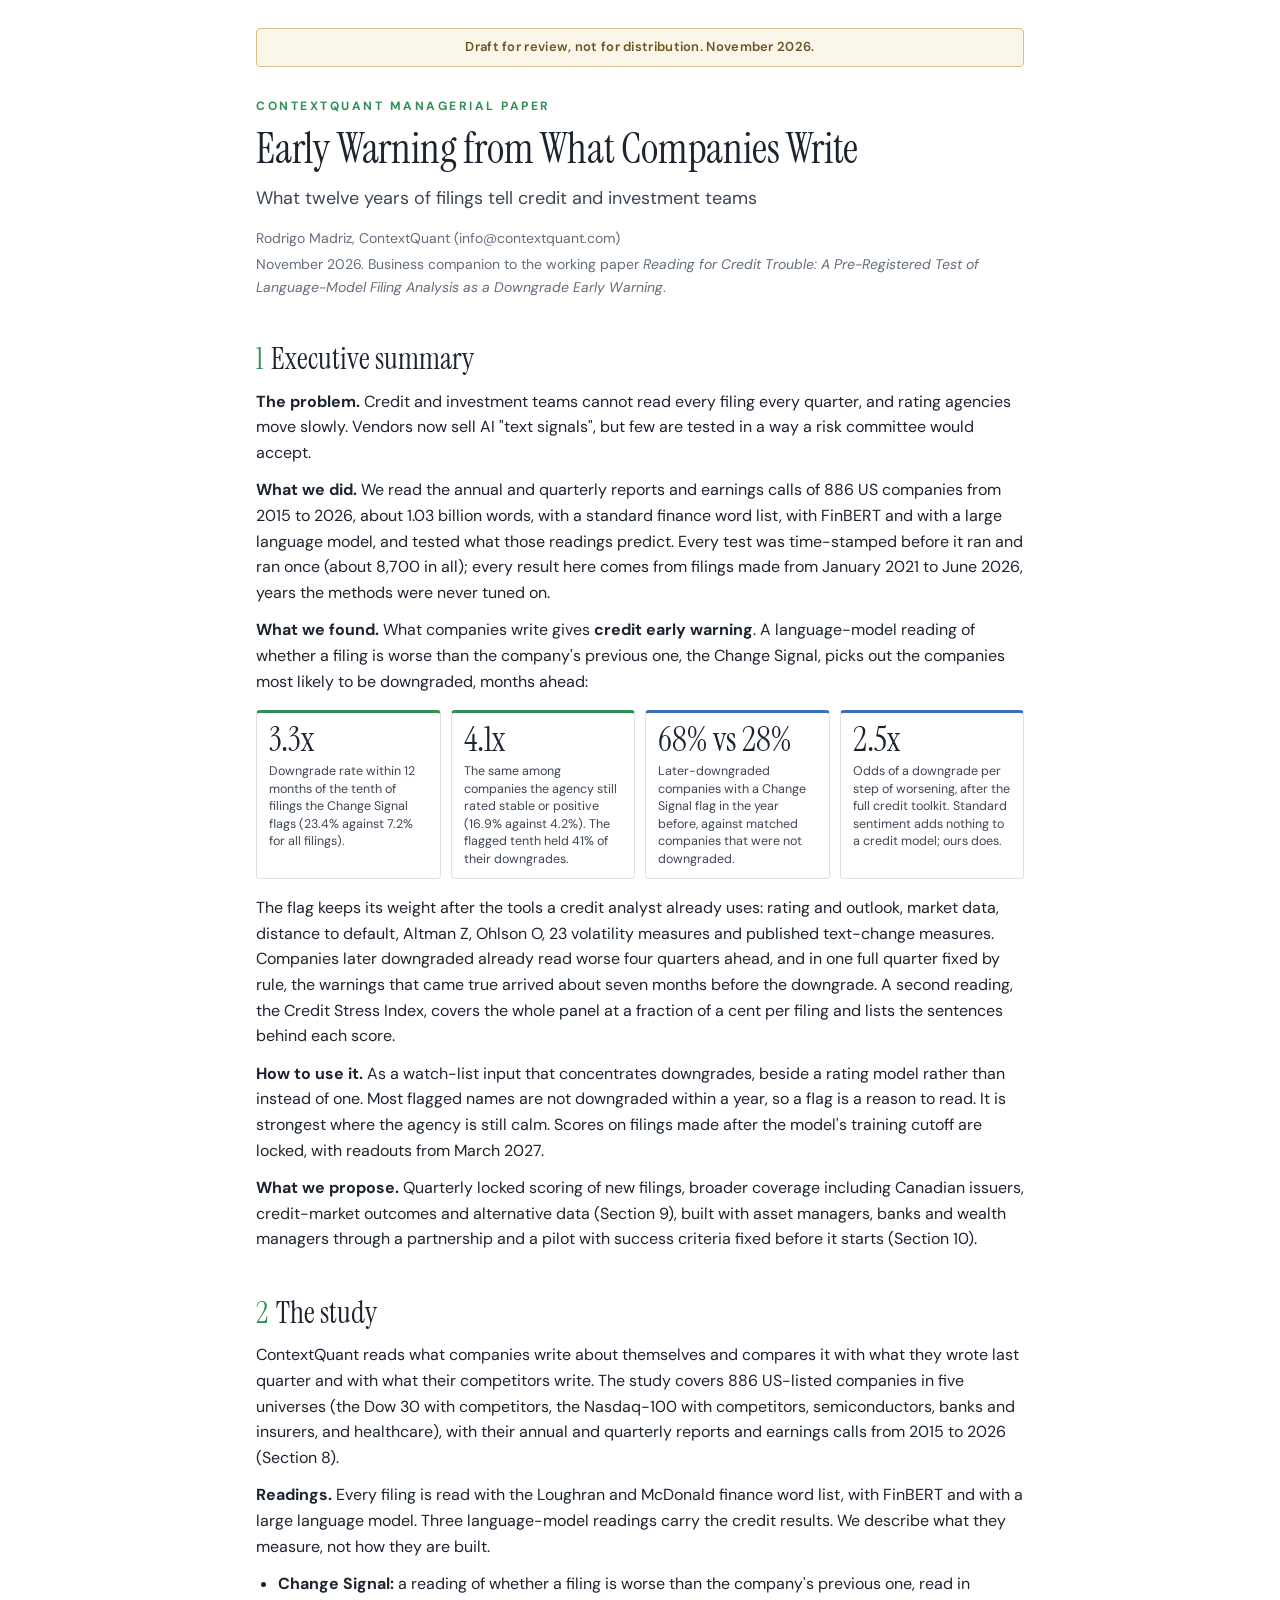
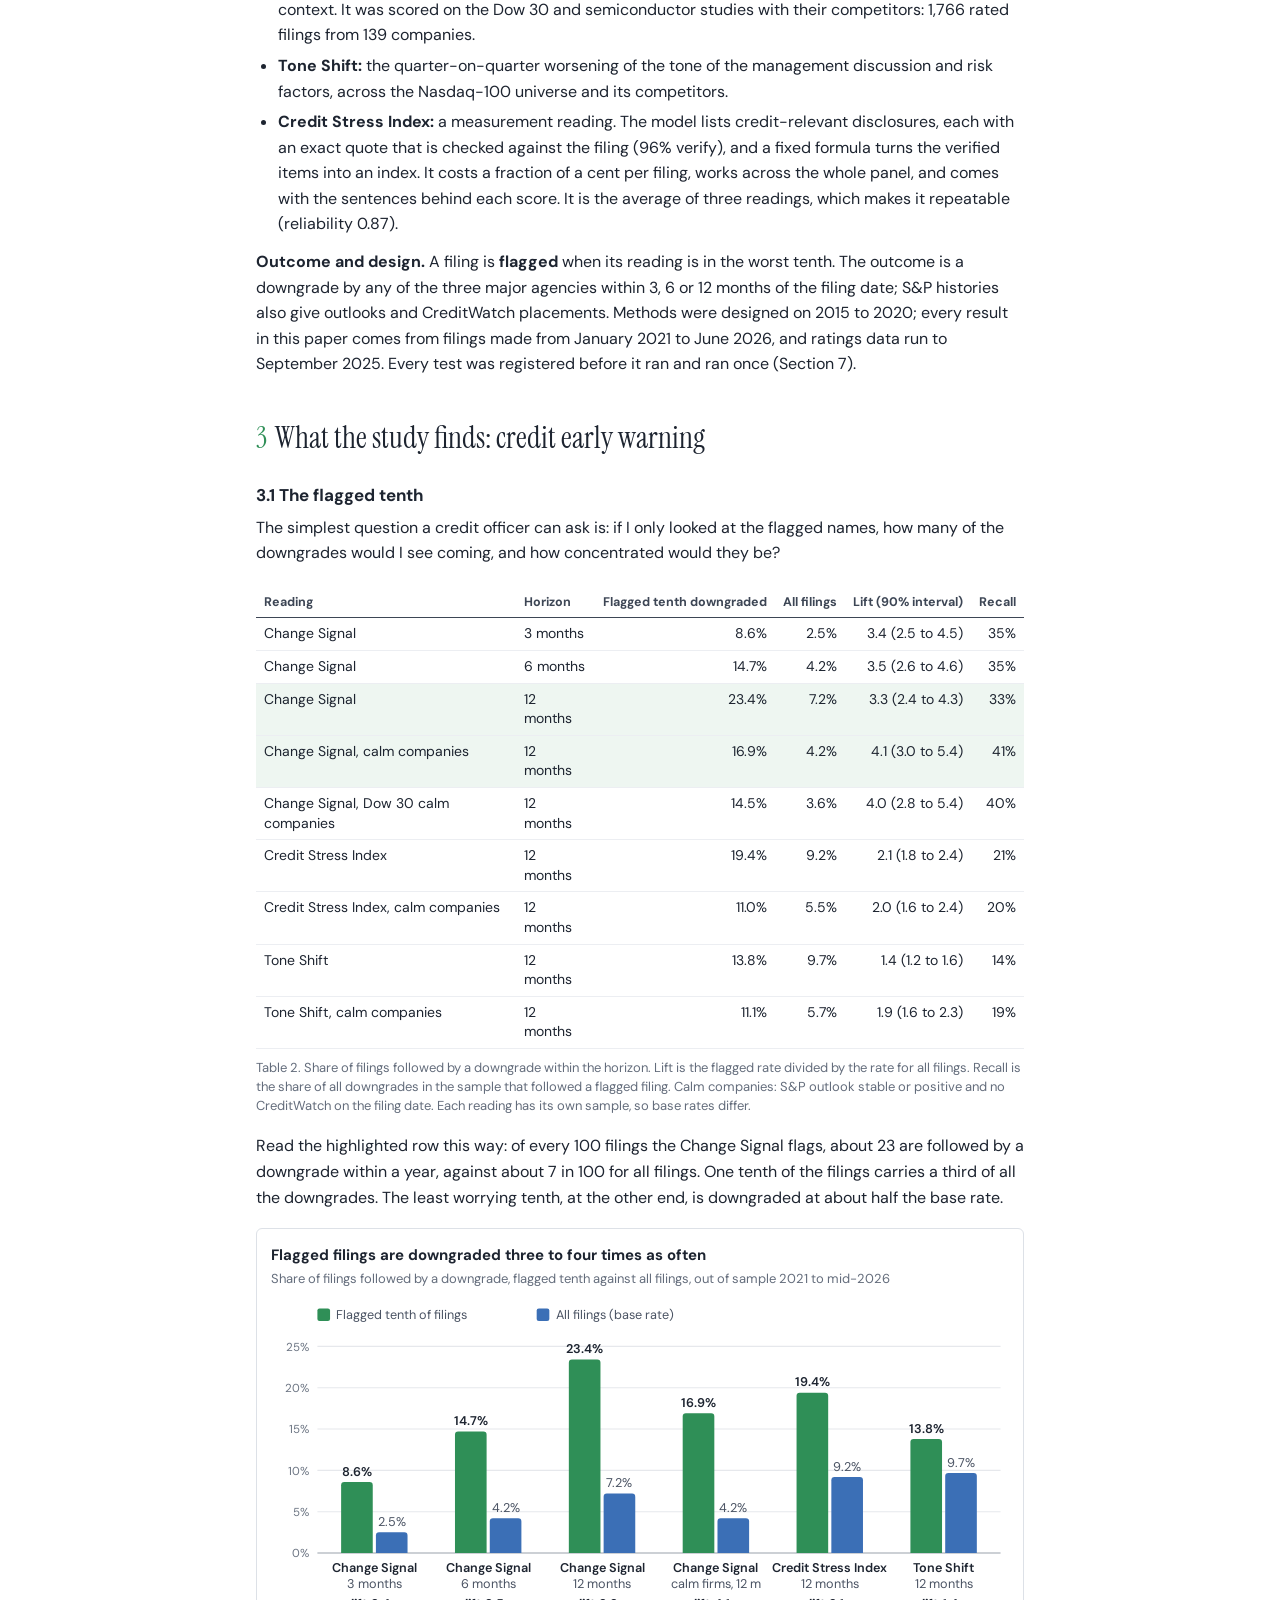
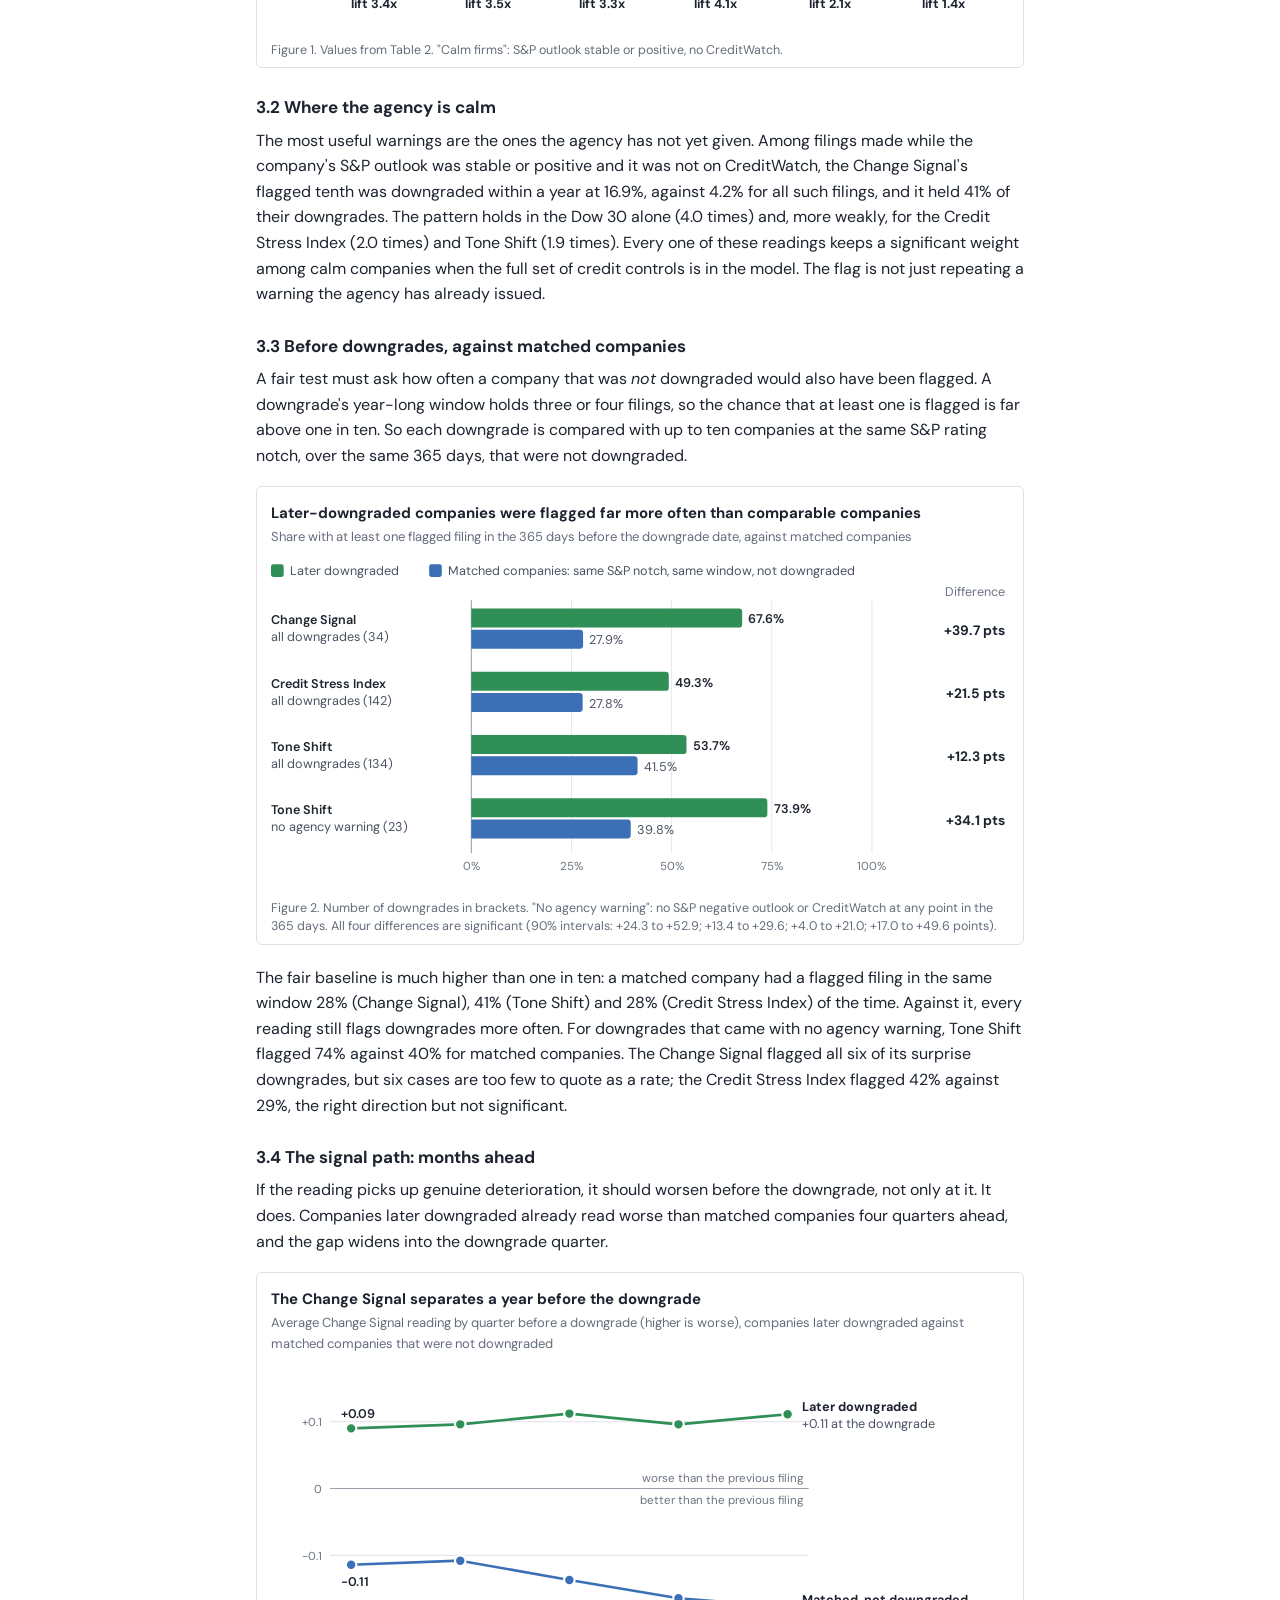
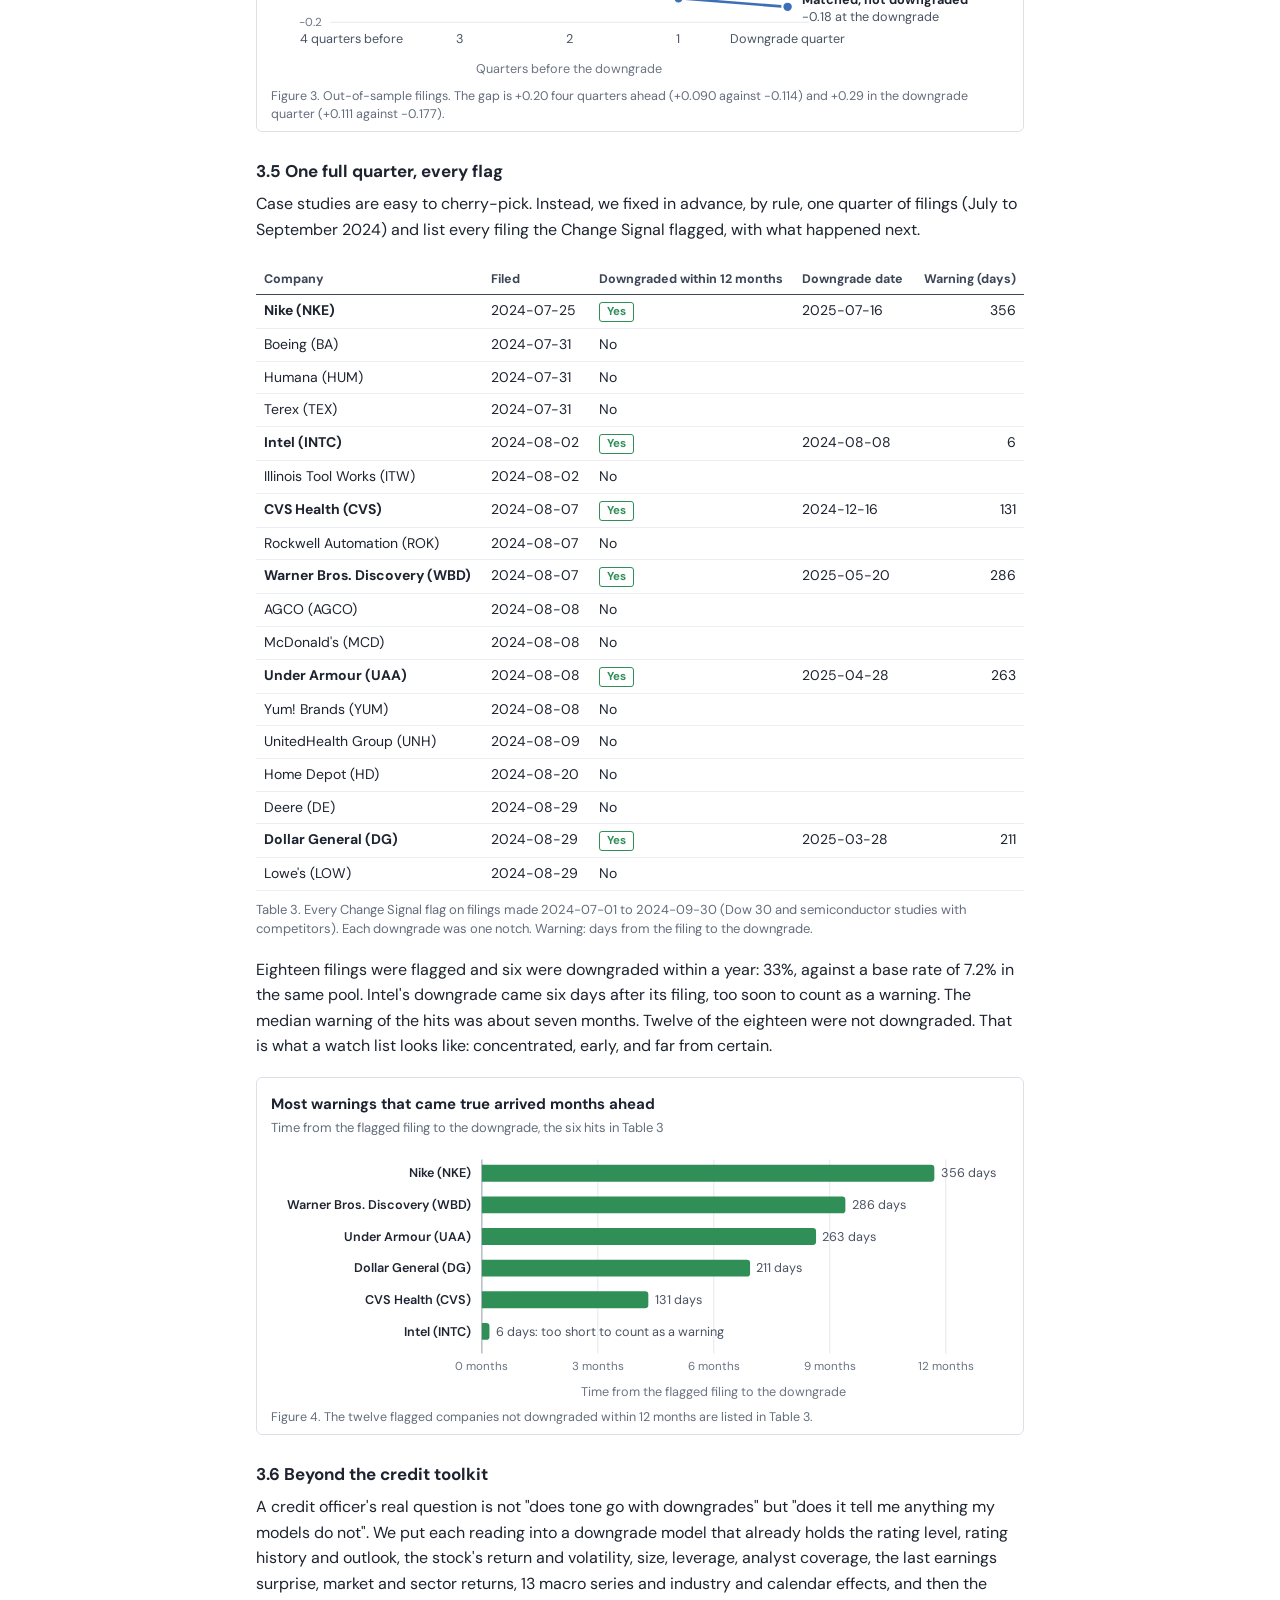
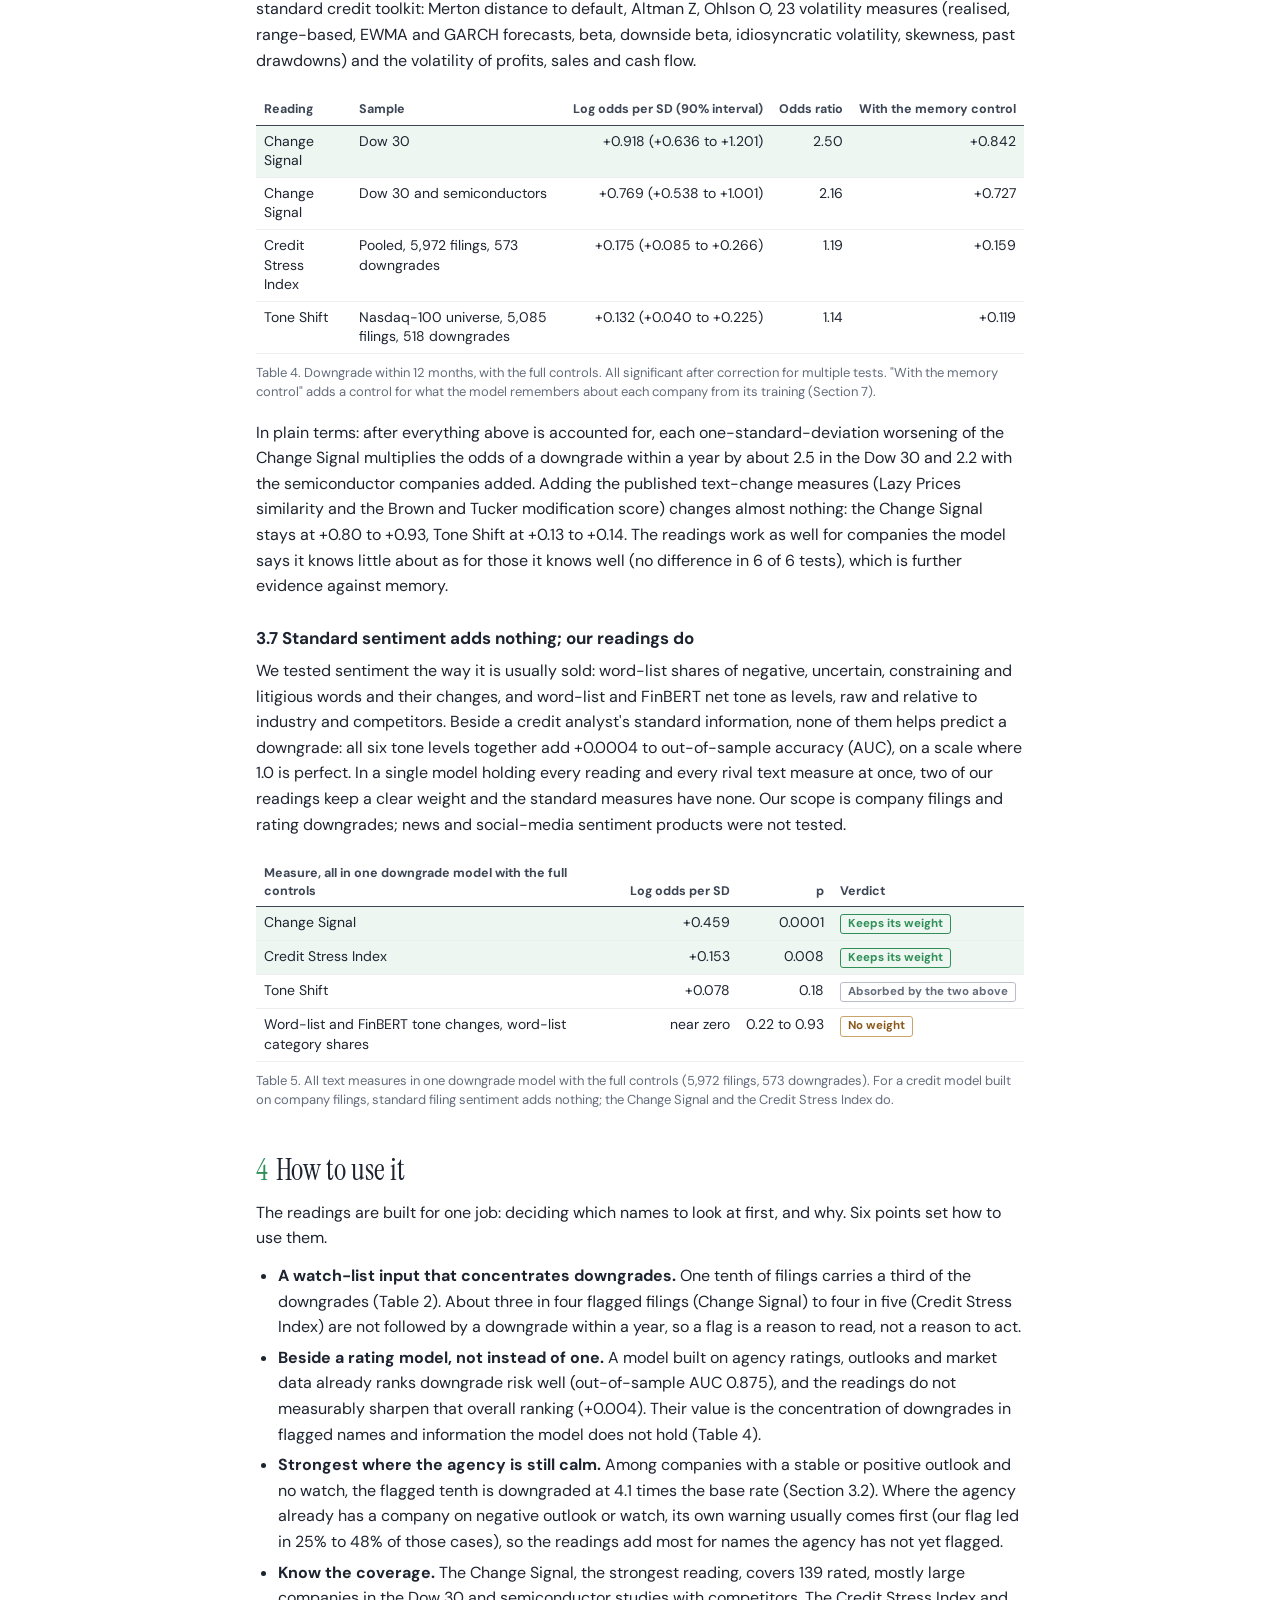
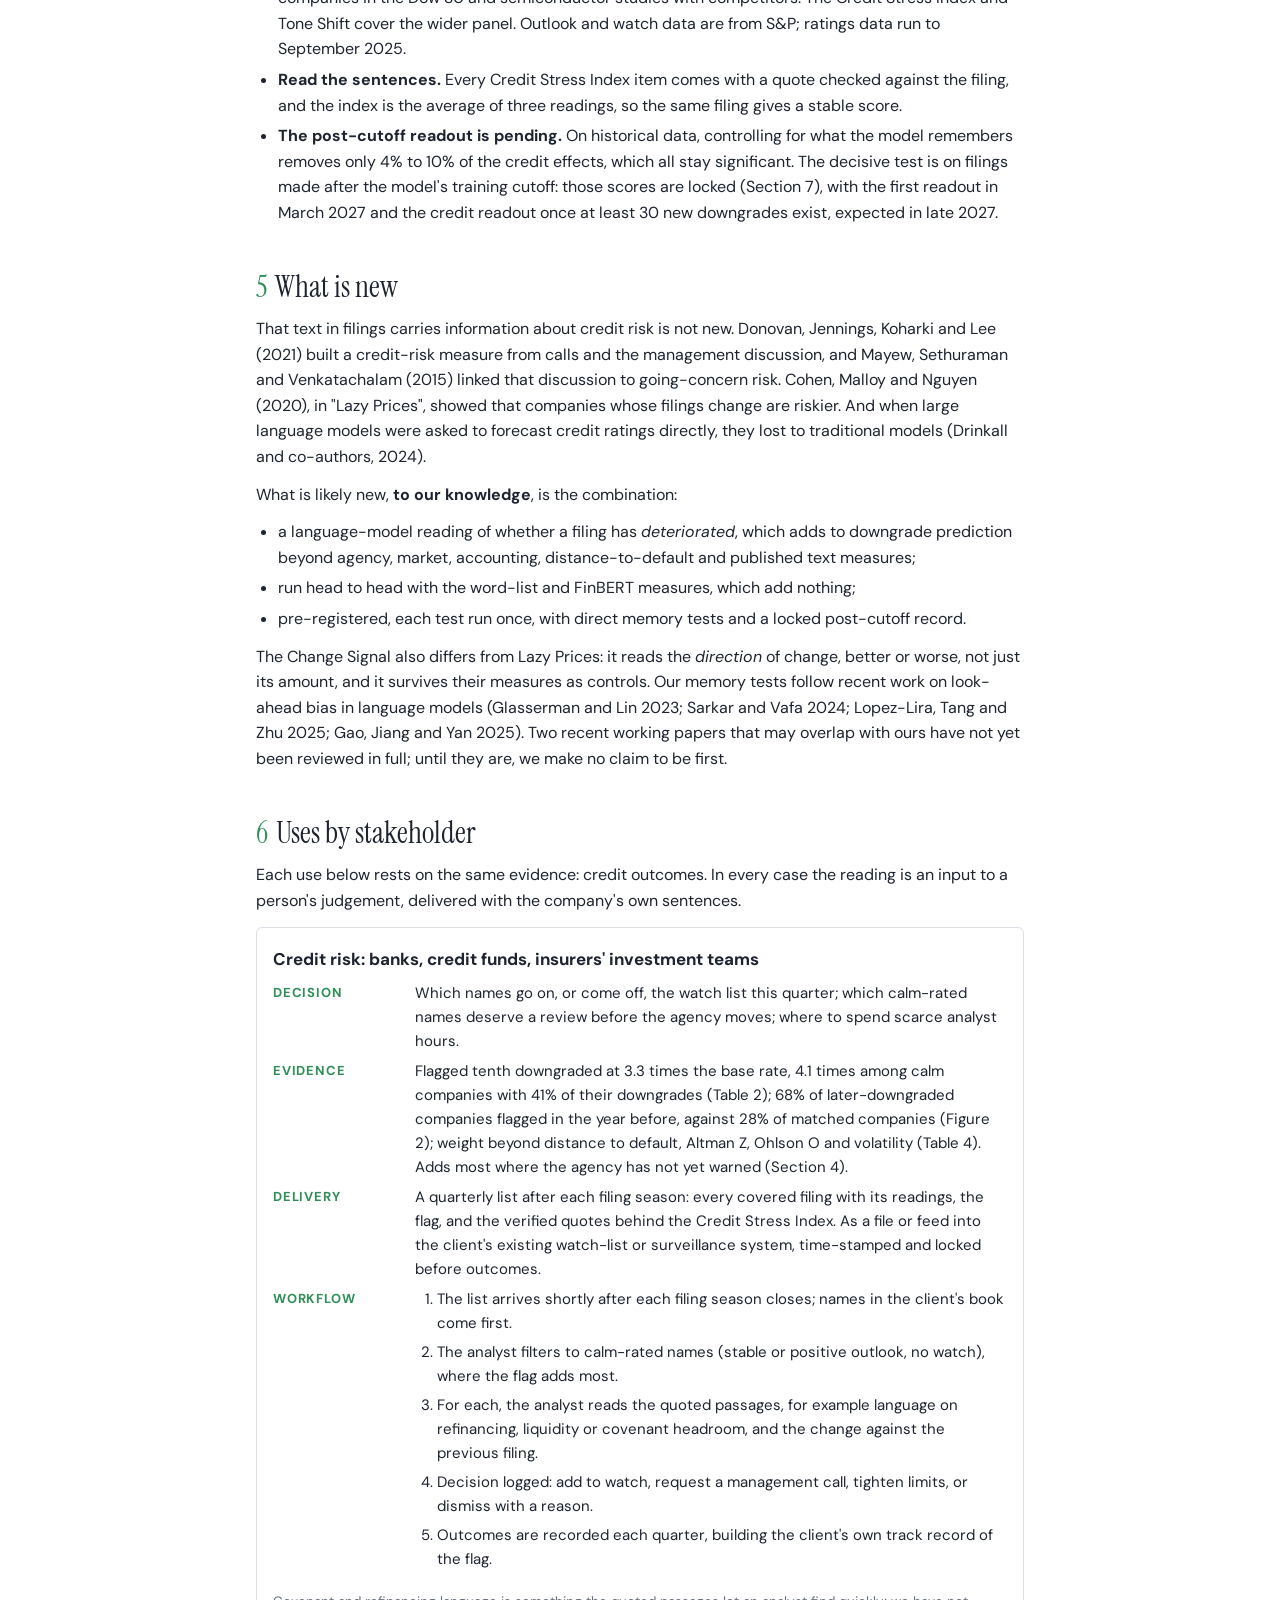
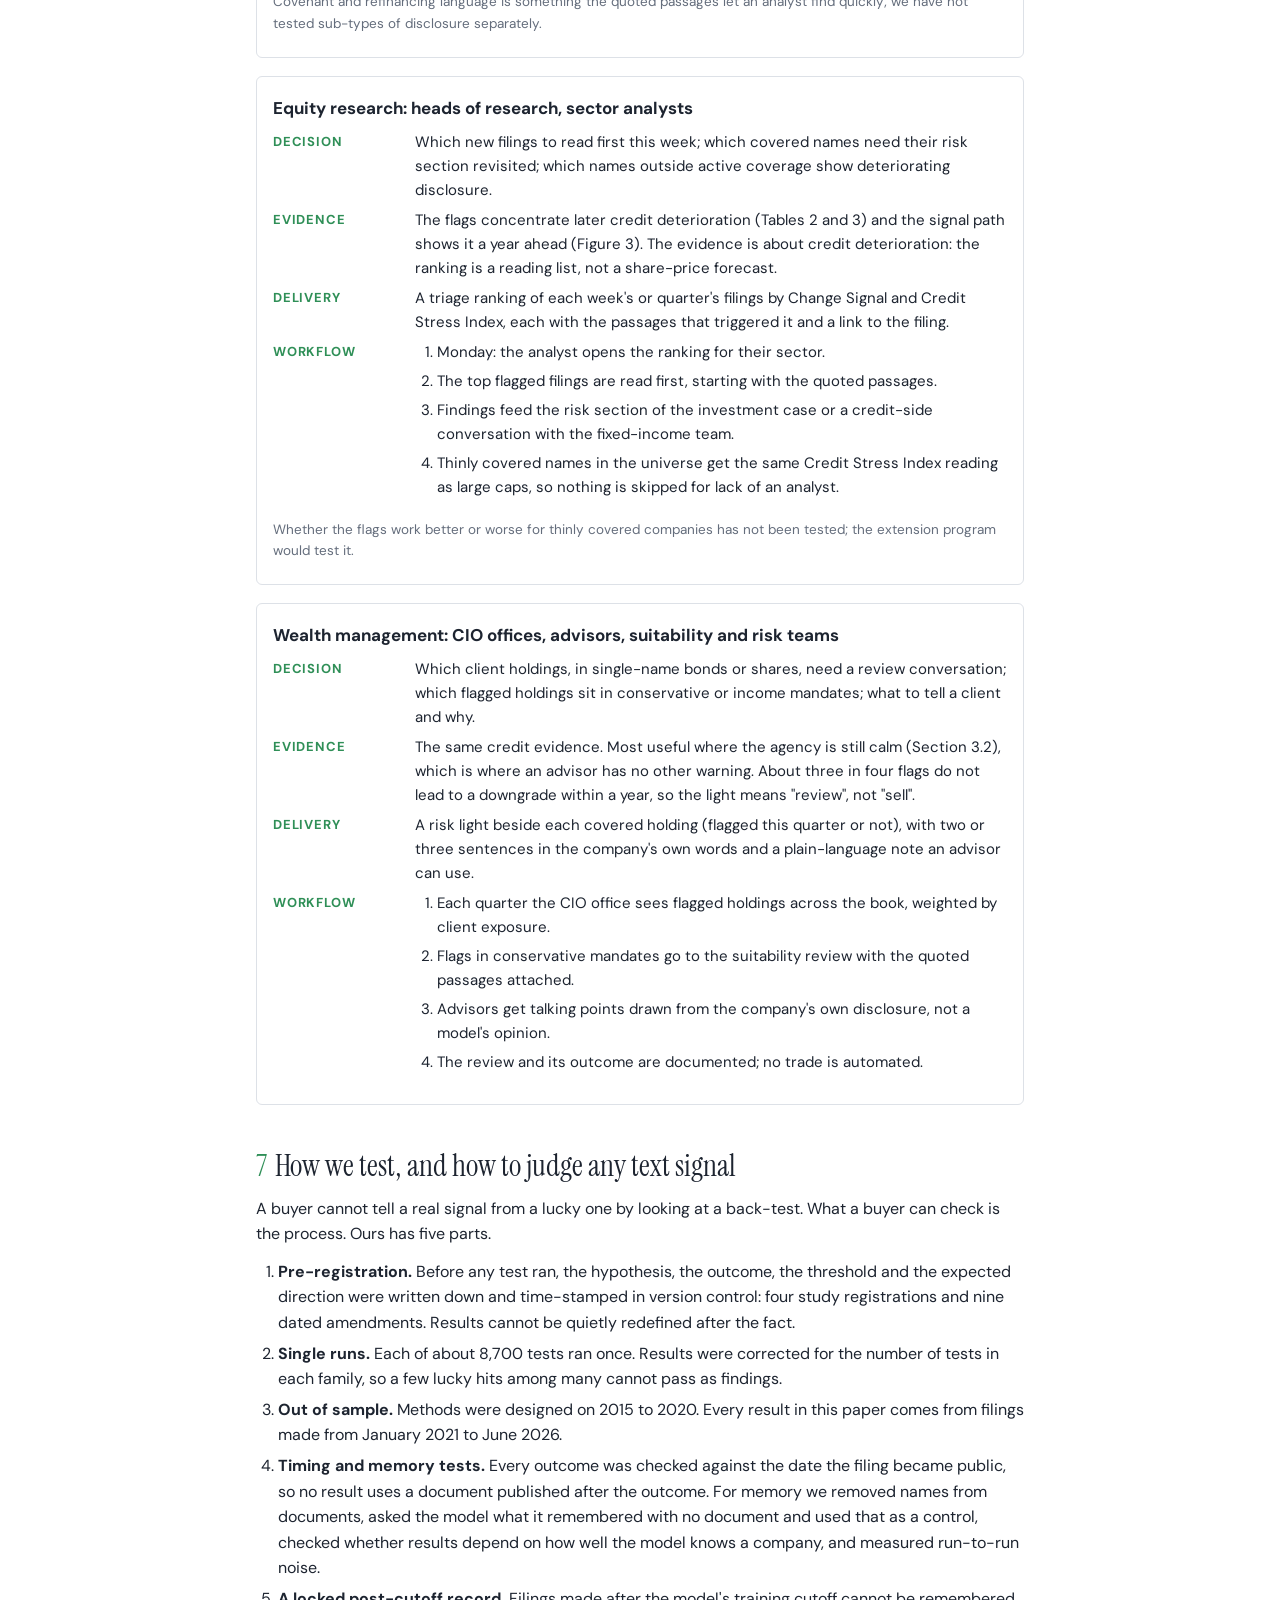
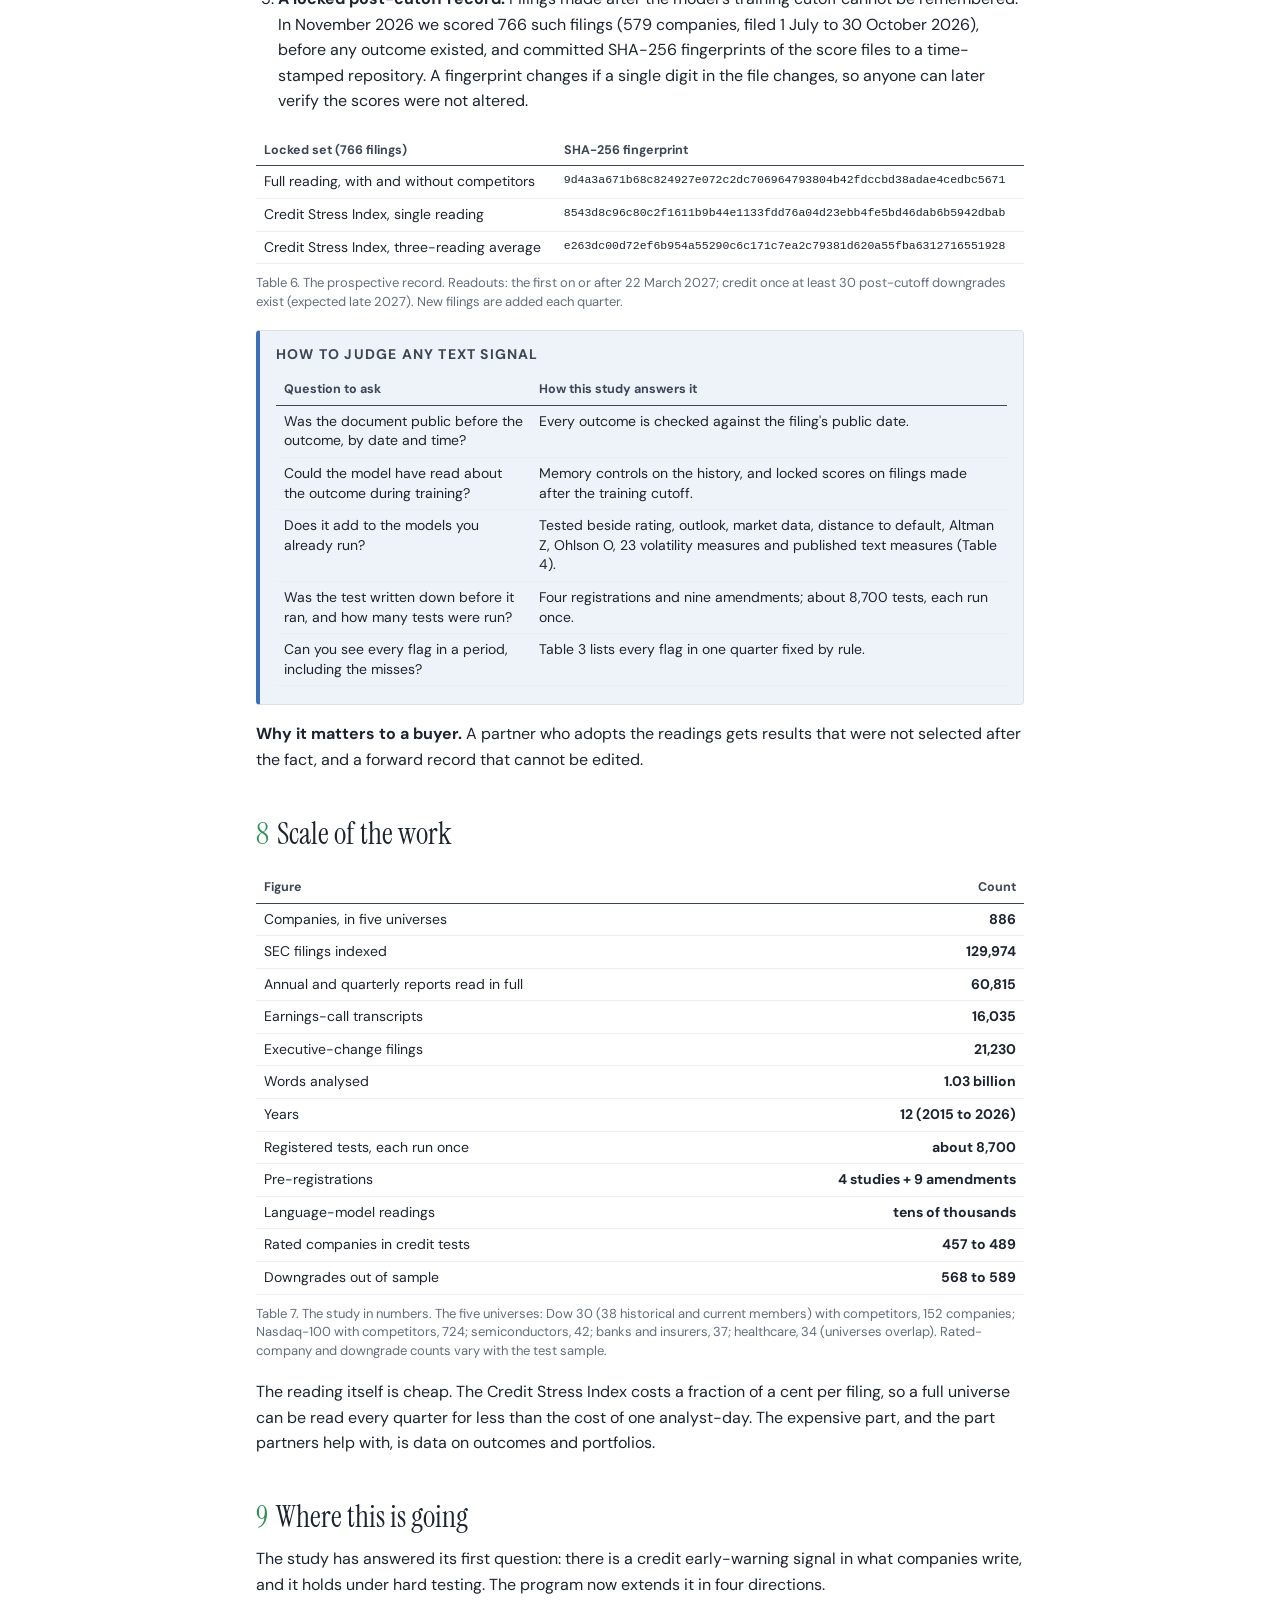
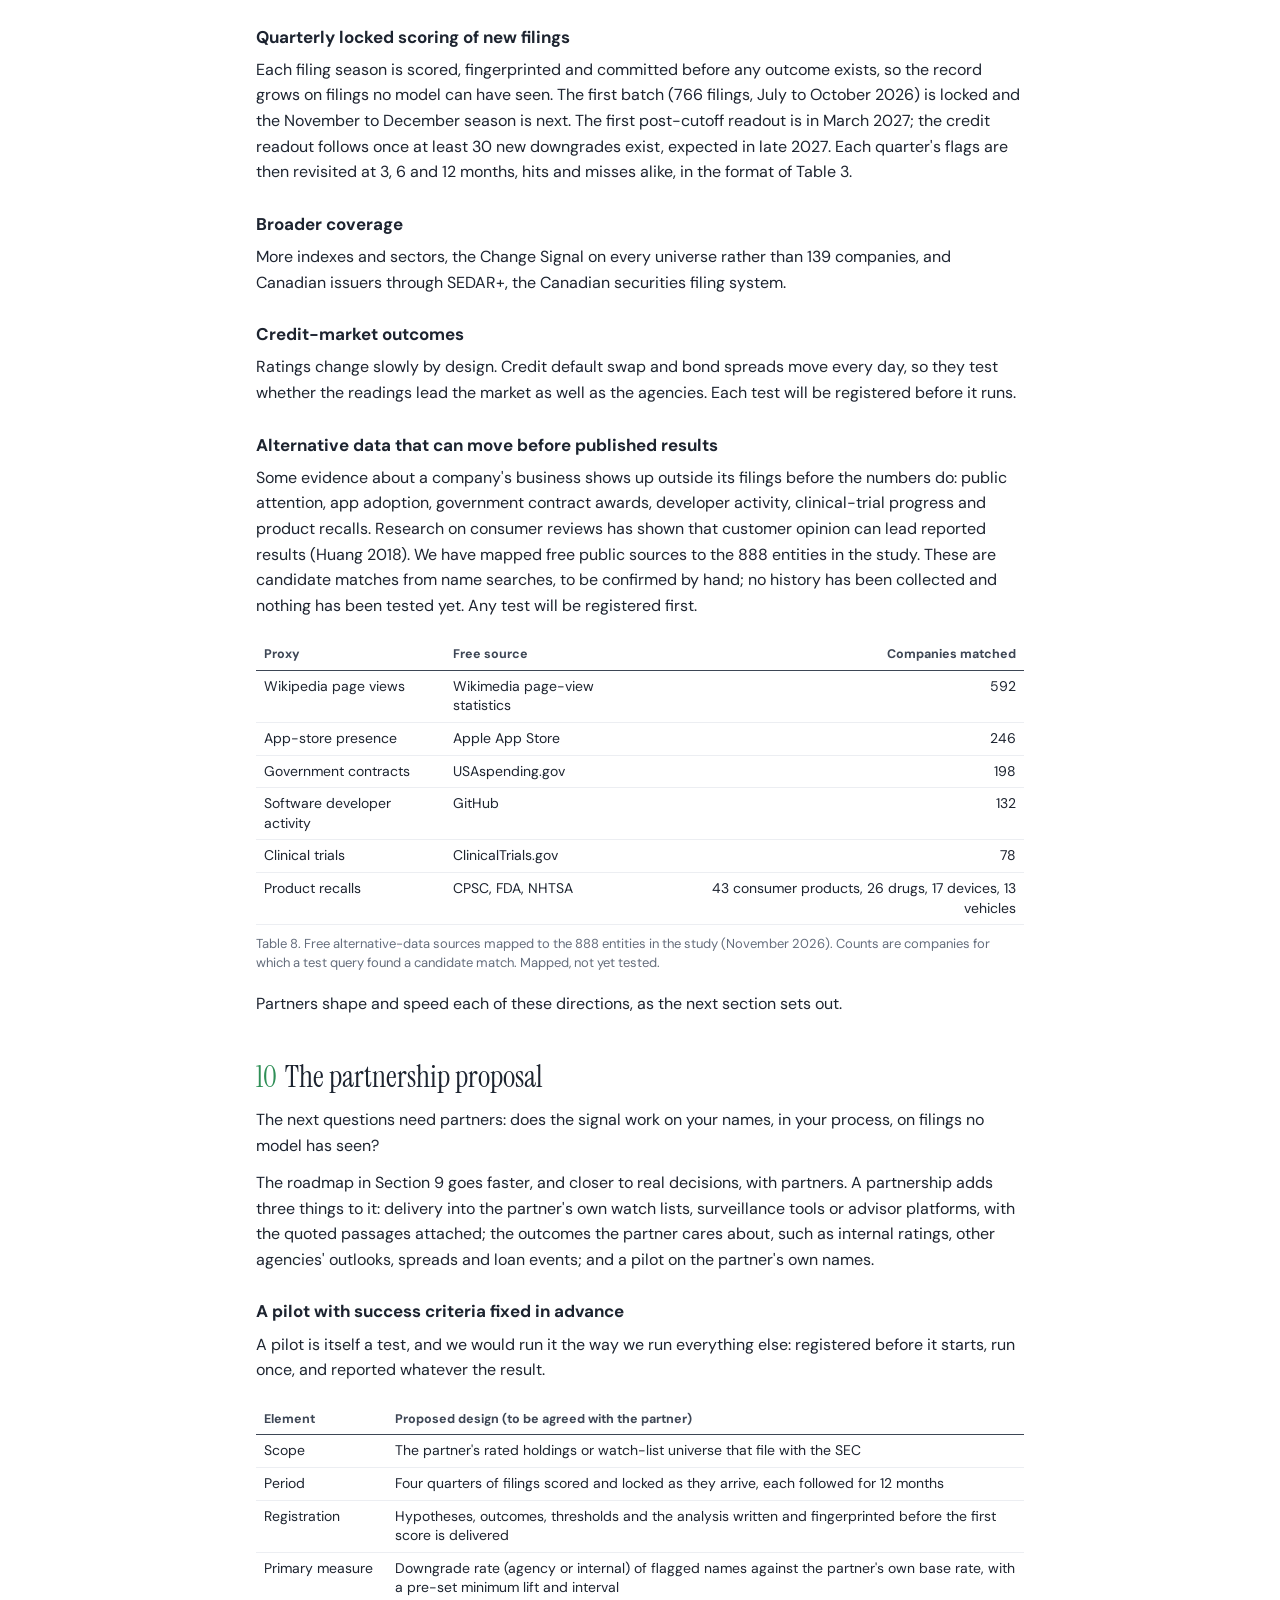
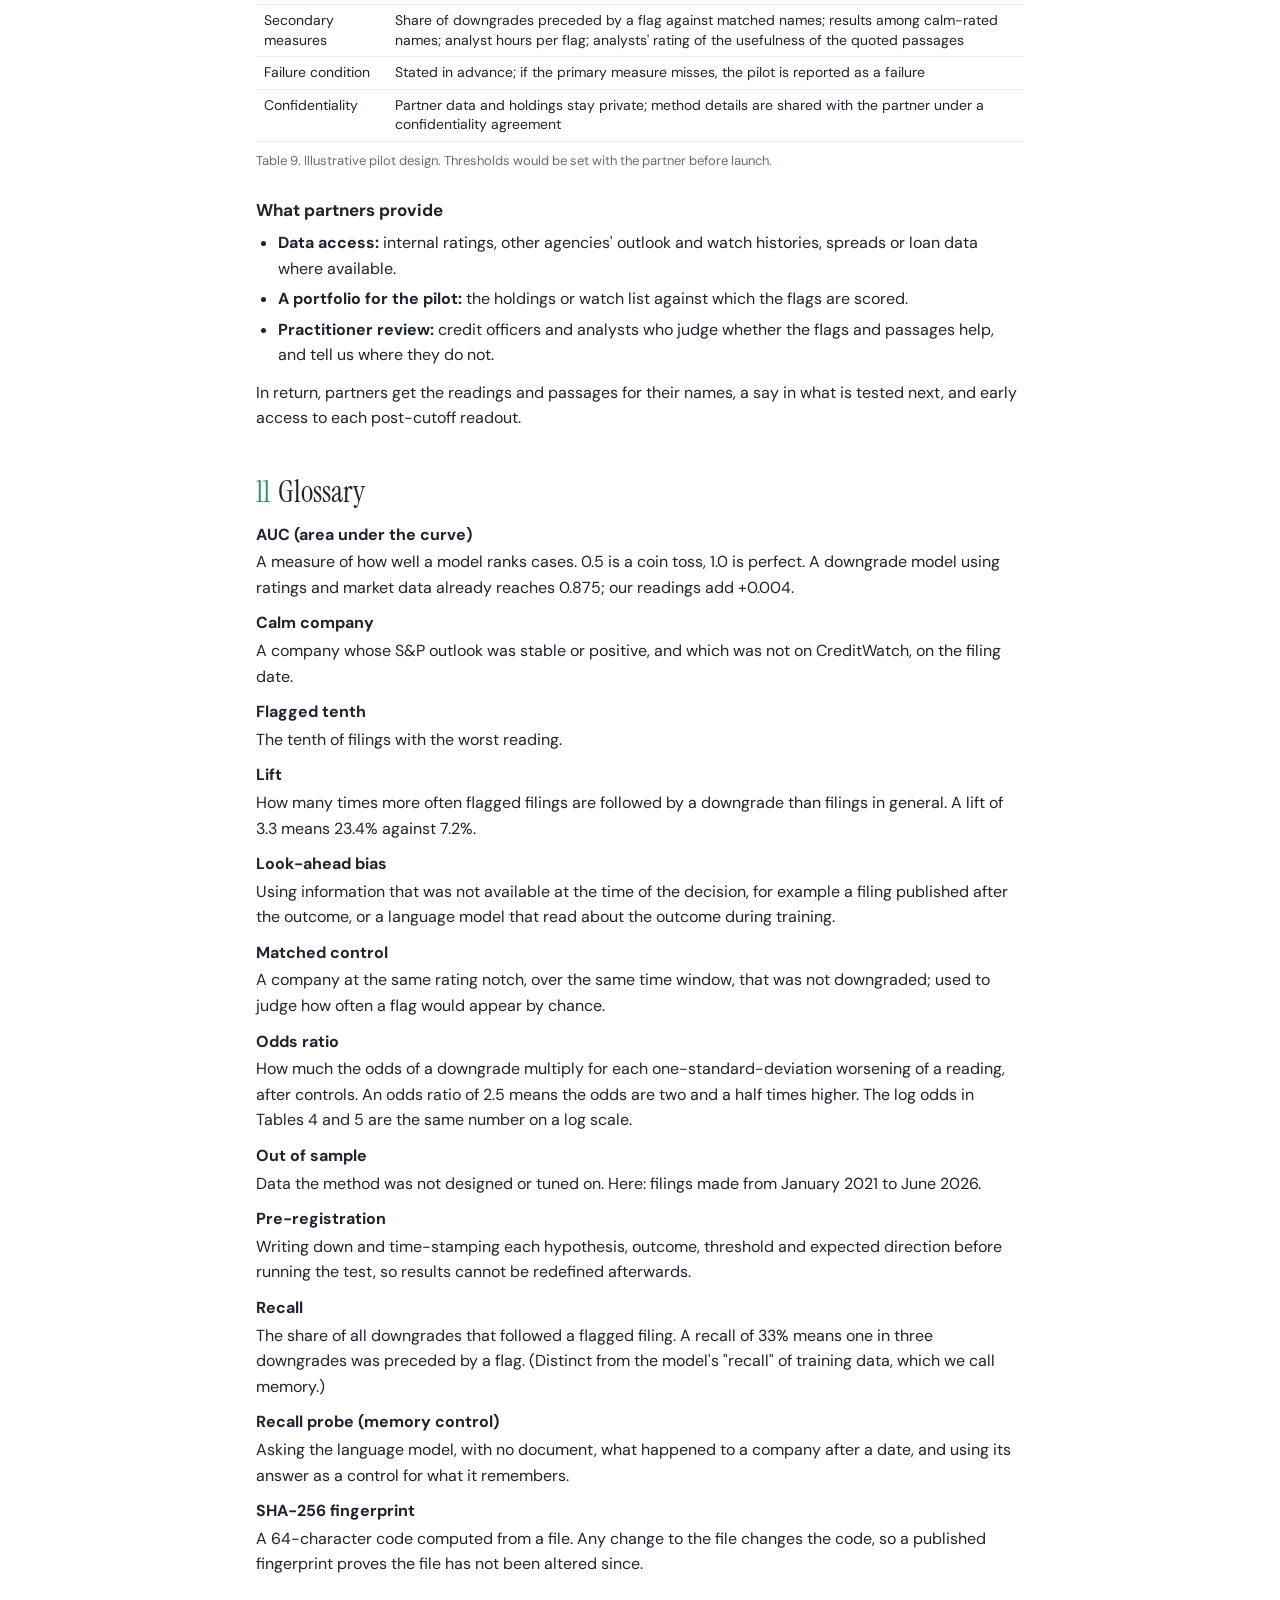
<file: papers/ContextQuant_Managerial_Paper_DRAFT_2026-11.html>
<!doctype html>
<html lang="en">
<head>
<meta charset="utf-8">
<meta name="viewport" content="width=device-width, initial-scale=1">
<title>Early Warning from Filings</title>
<meta name="description" content="ContextQuant managerial paper, draft for review, November 2026.">
<style>
@font-face{font-family:'DM Sans';font-style:italic;font-weight:100 1000;font-display:swap;src:url([data-uri]) format('woff2');}
@font-face{font-family:'DM Sans';font-style:normal;font-weight:100 1000;font-display:swap;src:url([data-uri]) format('woff2');}
@font-face{font-family:'Instrument Serif';font-style:italic;font-weight:400;font-display:swap;src:url([data-uri]) format('woff2');}
@font-face{font-family:'Instrument Serif';font-style:normal;font-weight:400;font-display:swap;src:url([data-uri]) format('woff2');}

:root {
  --ink: #1d2430;
  --ink2: #3d4655;
  --muted: #646d7c;
  --rule: #dde1e7;
  --rule-soft: #eceef2;
  --green: #2f8f57;
  --green-tint: #eef6f1;
  --blue: #3b6fb6;
  --blue-tint: #eef3fa;
  --warn-tint: #fbf6ea;
  --warn-rule: #d9c28a;
  --serif: 'Instrument Serif', Georgia, 'Times New Roman', serif;
  --sans: 'DM Sans', 'Helvetica Neue', Arial, sans-serif;
}
* { box-sizing: border-box; }
html { -webkit-text-size-adjust: 100%; }
body { margin: 0; background: #ffffff; color: var(--ink); font-family: var(--sans); font-size: 16px; line-height: 1.6;
  -webkit-font-smoothing: antialiased; }
main { max-width: 800px; margin: 0 auto; padding: 28px 16px 72px; }
.banner { border: 1px solid var(--warn-rule); background: var(--warn-tint); color: #6b5420; font-size: 13px; font-weight: 600;
  letter-spacing: 0.3px; text-align: center; padding: 8px 12px; border-radius: 4px; margin-bottom: 30px; }
.kicker { font-size: 12px; letter-spacing: 2.5px; text-transform: uppercase; color: var(--green); font-weight: 700; margin: 0 0 10px; }
h1 { font-family: var(--serif); font-weight: 400; font-size: 42px; line-height: 1.1; margin: 0 0 12px; letter-spacing: -0.2px; }
.subtitle { font-size: 18px; color: var(--ink2); margin: 0 0 14px; }
.byline { font-size: 14px; color: var(--muted); margin: 0 0 4px; }
h2 { font-family: var(--serif); font-weight: 400; font-size: 30px; line-height: 1.15; margin: 44px 0 12px; }
h2 .num { color: var(--green); margin-right: 8px; }
h3 { font-family: var(--sans); font-size: 17px; font-weight: 700; margin: 26px 0 6px; }
p { margin: 0 0 12px; }
ul, ol { margin: 0 0 12px; padding-left: 22px; }
li { margin-bottom: 5px; }
strong { font-weight: 700; }
.lead { font-size: 17px; }
.muted { color: var(--muted); }
.small { font-size: 13.5px; }
a { color: var(--blue); }

.callouts { display: grid; grid-template-columns: repeat(4, 1fr); gap: 10px; margin: 16px 0 16px; }
.callout { border: 1px solid var(--rule); border-top: 3px solid var(--green); border-radius: 4px; padding: 10px 12px 10px; background: #fff; }
.callout .n { font-family: var(--serif); font-size: 34px; line-height: 1; color: var(--ink); }
.callout .l { font-size: 12.5px; line-height: 1.4; color: var(--ink2); margin-top: 6px; }
.callout.blue { border-top-color: var(--blue); }

.box { border: 1px solid var(--rule); border-left: 4px solid var(--green); background: var(--green-tint); border-radius: 4px;
  padding: 12px 16px; margin: 16px 0; }
.box.blue { border-left-color: var(--blue); background: var(--blue-tint); }
.box.plain { border-left-color: var(--muted); background: #f7f8fa; }
.box h4 { margin: 0 0 6px; font-size: 14px; letter-spacing: 1.2px; text-transform: uppercase; color: var(--ink2); }
.box p:last-child, .box ul:last-child, .box ol:last-child { margin-bottom: 0; }

table { width: 100%; border-collapse: collapse; margin: 10px 0 6px; font-size: 14px; line-height: 1.4; }
th { text-align: left; font-weight: 700; font-size: 12.5px; color: var(--ink2); border-bottom: 1.5px solid var(--ink2); padding: 6px 8px; vertical-align: bottom; }
td { border-bottom: 1px solid var(--rule-soft); padding: 6px 8px; vertical-align: top; }
td.n, th.n { text-align: right; font-variant-numeric: tabular-nums; white-space: nowrap; }
tr.em td { background: var(--green-tint); }
tr.hit td:first-child { font-weight: 700; }
.tag { display: inline-block; font-size: 11.5px; font-weight: 700; padding: 1px 7px; border-radius: 3px; border: 1px solid; white-space: nowrap; }
.tag.g { color: var(--green); border-color: var(--green); }
.tag.o { color: #8a5a1c; border-color: #c9a46a; }
.tag.m { color: var(--muted); border-color: #b8bec8; }
.caption { font-size: 13px; color: var(--muted); margin: 4px 0 18px; line-height: 1.45; }
.table-wrap { overflow-x: auto; }

figure { margin: 18px 0 20px; padding: 14px 14px 8px; border: 1px solid var(--rule); border-radius: 6px; background: #fff; }
figure .ft { font-weight: 700; font-size: 15px; margin: 0 0 2px; }
figure .fs { font-size: 13px; color: var(--muted); margin: 0 0 10px; }
figcaption { font-size: 12.5px; color: var(--muted); margin-top: 6px; line-height: 1.45; }
svg { display: block; height: auto; }

.use { border: 1px solid var(--rule); border-radius: 6px; padding: 4px 16px 10px; margin: 14px 0 18px; }
.use h3 { margin-top: 14px; }
.use dl { display: grid; grid-template-columns: 128px 1fr; gap: 6px 14px; margin: 8px 0 8px; font-size: 15px; }
.use dt { font-weight: 700; color: var(--green); font-size: 13px; text-transform: uppercase; letter-spacing: 0.8px; padding-top: 2px; }
.use dd { margin: 0; }
.use ol { font-size: 15px; }

.toc { columns: 2; column-gap: 28px; font-size: 14px; padding-left: 20px; margin: 8px 0 0; }
.toc li { margin-bottom: 2px; break-inside: avoid; }
.hash { font-family: 'Courier New', monospace; font-size: 11.5px; word-break: break-all; }
dl.gloss { margin: 8px 0; }
dl.gloss dt { font-weight: 700; margin-top: 10px; }
dl.gloss dd { margin: 2px 0 0; }
.end { margin-top: 36px; padding-top: 14px; border-top: 1px solid var(--rule); font-size: 13.5px; color: var(--muted); }
.pb { break-before: page; }

@media (max-width: 640px) {
  h1 { font-size: 34px; }
  .callouts { grid-template-columns: repeat(2, 1fr); }
  .use dl { grid-template-columns: 1fr; }
  .toc { columns: 1; }
  table { font-size: 13px; }
}
@media print {
  @page { size: Letter; }
  body { font-size: 10pt; line-height: 1.45; }
  main { max-width: none; padding: 0; }
  .banner { margin-bottom: 12px; padding: 5px 10px; font-size: 9pt; }
  h1 { font-size: 26pt; margin-bottom: 6px; }
  .kicker { margin-bottom: 6px; }
  .byline { font-size: 9pt; margin-bottom: 2px; }
  .subtitle { margin-bottom: 8px; }
  .subtitle { font-size: 12.5pt; }
  h2 { font-size: 19pt; margin: 20px 0 8px; break-after: avoid; }
  p { margin-bottom: 8px; }
  li { margin-bottom: 3px; }
  h3 { font-size: 11pt; margin-top: 14px; break-after: avoid; }
  .lead { font-size: 11pt; }
  table { font-size: 8.8pt; }
  th { font-size: 8.3pt; }
  td, th { padding: 4px 6px; }
  .caption, figcaption { font-size: 8.3pt; }
  figure, .box, .callouts, table.keep { break-inside: avoid; }
  tr, .use dl > dd { break-inside: avoid; }
  .use h3 { break-after: avoid; }
  figure svg { max-width: 82%; margin: 0 auto; }
  figure { padding: 10px 10px 6px; margin: 12px 0 14px; }
  .callout .n { font-size: 24pt; }
  .callout .l { font-size: 8.3pt; }
  .use dl, .use ol { font-size: 9.4pt; }
  .use { padding: 2px 12px 6px; margin: 10px 0 12px; }
  .use dl { gap: 3px 12px; grid-template-columns: 96px 1fr; }
  .use ol li { margin-bottom: 1px; }
  .small { font-size: 9pt; }
  dl.gloss { columns: 2; column-gap: 24px; font-size: 9.2pt; }
  dl.gloss dt { break-after: avoid; margin-top: 6px; }
  dl.gloss dd { break-inside: avoid; }
  .end { margin-top: 18px; padding-top: 8px; font-size: 8.8pt; }
  .callouts { margin: 10px 0; }
  a { color: var(--ink); text-decoration: none; }
}
</style>
</head>
<body>
<main>

<div class="banner">Draft for review, not for distribution. November 2026.</div>

<p class="kicker">ContextQuant managerial paper</p>
<h1>Early Warning from What Companies Write</h1>
<p class="subtitle">What twelve years of filings tell credit and investment teams</p>
<p class="byline">Rodrigo Madriz, ContextQuant (info@contextquant.com)</p>
<p class="byline">November 2026. Business companion to the working paper <em>Reading for Credit Trouble: A Pre-Registered Test of Language-Model Filing Analysis as a Downgrade Early Warning</em>.</p>

<h2><span class="num">1</span>Executive summary</h2>

<p><strong>The problem.</strong> Credit and investment teams cannot read every filing every quarter, and rating agencies move slowly. Vendors now sell AI "text signals", but few are tested in a way a risk committee would accept.</p>

<p><strong>What we did.</strong> We read the annual and quarterly reports and earnings calls of 886 US companies from 2015 to 2026, about 1.03 billion words, with a standard finance word list, with FinBERT and with a large language model, and tested what those readings predict. Every test was time-stamped before it ran and ran once (about 8,700 in all); every result here comes from filings made from January 2021 to June 2026, years the methods were never tuned on.</p>

<p><strong>What we found.</strong> What companies write gives <strong>credit early warning</strong>. A language-model reading of whether a filing is worse than the company's previous one, the Change Signal, picks out the companies most likely to be downgraded, months ahead:</p>

<div class="callouts">
  <div class="callout"><div class="n">3.3x</div><div class="l">Downgrade rate within 12 months of the tenth of filings the Change Signal flags (23.4% against 7.2% for all filings).</div></div>
  <div class="callout"><div class="n">4.1x</div><div class="l">The same among companies the agency still rated stable or positive (16.9% against 4.2%). The flagged tenth held 41% of their downgrades.</div></div>
  <div class="callout blue"><div class="n">68% vs 28%</div><div class="l">Later-downgraded companies with a Change Signal flag in the year before, against matched companies that were not downgraded.</div></div>
  <div class="callout blue"><div class="n">2.5x</div><div class="l">Odds of a downgrade per step of worsening, after the full credit toolkit. Standard sentiment adds nothing to a credit model; ours does.</div></div>
</div>

<p>The flag keeps its weight after the tools a credit analyst already uses: rating and outlook, market data, distance to default, Altman Z, Ohlson O, 23 volatility measures and published text-change measures. Companies later downgraded already read worse four quarters ahead, and in one full quarter fixed by rule, the warnings that came true arrived about seven months before the downgrade. A second reading, the Credit Stress Index, covers the whole panel at a fraction of a cent per filing and lists the sentences behind each score.</p>

<p><strong>How to use it.</strong> As a watch-list input that concentrates downgrades, beside a rating model rather than instead of one. Most flagged names are not downgraded within a year, so a flag is a reason to read. It is strongest where the agency is still calm. Scores on filings made after the model's training cutoff are locked, with readouts from March 2027.</p>

<p><strong>What we propose.</strong> Quarterly locked scoring of new filings, broader coverage including Canadian issuers, credit-market outcomes and alternative data (Section 9), built with asset managers, banks and wealth managers through a partnership and a pilot with success criteria fixed before it starts (Section 10).</p>

<h2><span class="num">2</span>The study</h2>
<p>ContextQuant reads what companies write about themselves and compares it with what they wrote last quarter and with what their competitors write. The study covers 886 US-listed companies in five universes (the Dow 30 with competitors, the Nasdaq-100 with competitors, semiconductors, banks and insurers, and healthcare), with their annual and quarterly reports and earnings calls from 2015 to 2026 (Section 8).</p>
<p><strong>Readings.</strong> Every filing is read with the Loughran and McDonald finance word list, with FinBERT and with a large language model. Three language-model readings carry the credit results. We describe what they measure, not how they are built.</p>
<ul>
  <li><strong>Change Signal:</strong> a reading of whether a filing is worse than the company's previous one, read in context. It was scored on the Dow 30 and semiconductor studies with their competitors: 1,766 rated filings from 139 companies.</li>
  <li><strong>Tone Shift:</strong> the quarter-on-quarter worsening of the tone of the management discussion and risk factors, across the Nasdaq-100 universe and its competitors.</li>
  <li><strong>Credit Stress Index:</strong> a measurement reading. The model lists credit-relevant disclosures, each with an exact quote that is checked against the filing (96% verify), and a fixed formula turns the verified items into an index. It costs a fraction of a cent per filing, works across the whole panel, and comes with the sentences behind each score. It is the average of three readings, which makes it repeatable (reliability 0.87).</li>
</ul>
<p><strong>Outcome and design.</strong> A filing is <strong>flagged</strong> when its reading is in the worst tenth. The outcome is a downgrade by any of the three major agencies within 3, 6 or 12 months of the filing date; S&amp;P histories also give outlooks and CreditWatch placements. Methods were designed on 2015 to 2020; every result in this paper comes from filings made from January 2021 to June 2026, and ratings data run to September 2025. Every test was registered before it ran and ran once (Section 7).</p>

<h2><span class="num">3</span>What the study finds: credit early warning</h2>

<h3>3.1 The flagged tenth</h3>
<p>The simplest question a credit officer can ask is: if I only looked at the flagged names, how many of the downgrades would I see coming, and how concentrated would they be?</p>

<div class="table-wrap">
<table class="keep">
<thead><tr><th>Reading</th><th>Horizon</th><th class="n">Flagged tenth downgraded</th><th class="n">All filings</th><th class="n">Lift (90% interval)</th><th class="n">Recall</th></tr></thead>
<tbody>
<tr><td>Change Signal</td><td>3 months</td><td class="n">8.6%</td><td class="n">2.5%</td><td class="n">3.4 (2.5 to 4.5)</td><td class="n">35%</td></tr>
<tr><td>Change Signal</td><td>6 months</td><td class="n">14.7%</td><td class="n">4.2%</td><td class="n">3.5 (2.6 to 4.6)</td><td class="n">35%</td></tr>
<tr class="em"><td>Change Signal</td><td>12 months</td><td class="n">23.4%</td><td class="n">7.2%</td><td class="n">3.3 (2.4 to 4.3)</td><td class="n">33%</td></tr>
<tr class="em"><td>Change Signal, calm companies</td><td>12 months</td><td class="n">16.9%</td><td class="n">4.2%</td><td class="n">4.1 (3.0 to 5.4)</td><td class="n">41%</td></tr>
<tr><td>Change Signal, Dow 30 calm companies</td><td>12 months</td><td class="n">14.5%</td><td class="n">3.6%</td><td class="n">4.0 (2.8 to 5.4)</td><td class="n">40%</td></tr>
<tr><td>Credit Stress Index</td><td>12 months</td><td class="n">19.4%</td><td class="n">9.2%</td><td class="n">2.1 (1.8 to 2.4)</td><td class="n">21%</td></tr>
<tr><td>Credit Stress Index, calm companies</td><td>12 months</td><td class="n">11.0%</td><td class="n">5.5%</td><td class="n">2.0 (1.6 to 2.4)</td><td class="n">20%</td></tr>
<tr><td>Tone Shift</td><td>12 months</td><td class="n">13.8%</td><td class="n">9.7%</td><td class="n">1.4 (1.2 to 1.6)</td><td class="n">14%</td></tr>
<tr><td>Tone Shift, calm companies</td><td>12 months</td><td class="n">11.1%</td><td class="n">5.7%</td><td class="n">1.9 (1.6 to 2.3)</td><td class="n">19%</td></tr>
</tbody>
</table>
</div>
<p class="caption">Table 2. Share of filings followed by a downgrade within the horizon. Lift is the flagged rate divided by the rate for all filings. Recall is the share of all downgrades in the sample that followed a flagged filing. Calm companies: S&amp;P outlook stable or positive and no CreditWatch on the filing date. Each reading has its own sample, so base rates differ.</p>

<p>Read the highlighted row this way: of every 100 filings the Change Signal flags, about 23 are followed by a downgrade within a year, against about 7 in 100 for all filings. One tenth of the filings carries a third of all the downgrades. The least worrying tenth, at the other end, is downgraded at about half the base rate.</p>

<figure>
<p class="ft">Flagged filings are downgraded three to four times as often</p>
<p class="fs">Share of filings followed by a downgrade, flagged tenth against all filings, out of sample 2021 to mid-2026</p>
<svg viewBox="0 0 700 318" width="100%" role="img" aria-label="Share of filings followed by a downgrade: flagged tenth against all filings" xmlns="http://www.w3.org/2000/svg" font-family="'DM Sans','Helvetica Neue',Arial,sans-serif"><line x1="44" x2="692" y1="240.0" y2="240.0" stroke="#9aa1ac" stroke-width="1"/><text x="36.0" y="244.0" font-size="11" fill="#6b7482" text-anchor="end" font-weight="400">0%</text><line x1="44" x2="692" y1="200.8" y2="200.8" stroke="#e6e8ec" stroke-width="1"/><text x="36.0" y="204.8" font-size="11" fill="#6b7482" text-anchor="end" font-weight="400">5%</text><line x1="44" x2="692" y1="161.6" y2="161.6" stroke="#e6e8ec" stroke-width="1"/><text x="36.0" y="165.6" font-size="11" fill="#6b7482" text-anchor="end" font-weight="400">10%</text><line x1="44" x2="692" y1="122.4" y2="122.4" stroke="#e6e8ec" stroke-width="1"/><text x="36.0" y="126.4" font-size="11" fill="#6b7482" text-anchor="end" font-weight="400">15%</text><line x1="44" x2="692" y1="83.2" y2="83.2" stroke="#e6e8ec" stroke-width="1"/><text x="36.0" y="87.2" font-size="11" fill="#6b7482" text-anchor="end" font-weight="400">20%</text><line x1="44" x2="692" y1="44.0" y2="44.0" stroke="#e6e8ec" stroke-width="1"/><text x="36.0" y="48.0" font-size="11" fill="#6b7482" text-anchor="end" font-weight="400">25%</text><path d="M66.5,240.0 L66.5,175.6 Q66.5,172.6 69.5,172.6 L93.5,172.6 Q96.5,172.6 96.5,175.6 L96.5,240.0 Z" fill="#2f8f57"><title>Change Signal, 3 months: flagged tenth 8.6% downgraded</title></path><path d="M99.5,240.0 L99.5,223.4 Q99.5,220.4 102.5,220.4 L126.5,220.4 Q129.5,220.4 129.5,223.4 L129.5,240.0 Z" fill="#3b6fb6"><title>Change Signal, 3 months: all filings 2.5% downgraded</title></path><text x="81.5" y="166.6" font-size="12" fill="#1d2430" text-anchor="middle" font-weight="600">8.6%</text><text x="114.5" y="214.4" font-size="12" fill="#4a5363" text-anchor="middle" font-weight="400">2.5%</text><text x="98.0" y="258.0" font-size="12" fill="#1d2430" text-anchor="middle" font-weight="600">Change Signal</text><text x="98.0" y="273.0" font-size="12" fill="#4a5363" text-anchor="middle" font-weight="400">3 months</text><text x="98.0" y="292.0" font-size="12" fill="#1d2430" text-anchor="middle" font-weight="700">lift 3.4x</text><path d="M174.5,240.0 L174.5,127.8 Q174.5,124.8 177.5,124.8 L201.5,124.8 Q204.5,124.8 204.5,127.8 L204.5,240.0 Z" fill="#2f8f57"><title>Change Signal, 6 months: flagged tenth 14.7% downgraded</title></path><path d="M207.5,240.0 L207.5,210.1 Q207.5,207.1 210.5,207.1 L234.5,207.1 Q237.5,207.1 237.5,210.1 L237.5,240.0 Z" fill="#3b6fb6"><title>Change Signal, 6 months: all filings 4.2% downgraded</title></path><text x="189.5" y="118.8" font-size="12" fill="#1d2430" text-anchor="middle" font-weight="600">14.7%</text><text x="222.5" y="201.1" font-size="12" fill="#4a5363" text-anchor="middle" font-weight="400">4.2%</text><text x="206.0" y="258.0" font-size="12" fill="#1d2430" text-anchor="middle" font-weight="600">Change Signal</text><text x="206.0" y="273.0" font-size="12" fill="#4a5363" text-anchor="middle" font-weight="400">6 months</text><text x="206.0" y="292.0" font-size="12" fill="#1d2430" text-anchor="middle" font-weight="700">lift 3.5x</text><path d="M282.5,240.0 L282.5,59.5 Q282.5,56.5 285.5,56.5 L309.5,56.5 Q312.5,56.5 312.5,59.5 L312.5,240.0 Z" fill="#2f8f57"><title>Change Signal, 12 months: flagged tenth 23.4% downgraded</title></path><path d="M315.5,240.0 L315.5,186.6 Q315.5,183.6 318.5,183.6 L342.5,183.6 Q345.5,183.6 345.5,186.6 L345.5,240.0 Z" fill="#3b6fb6"><title>Change Signal, 12 months: all filings 7.2% downgraded</title></path><text x="297.5" y="50.5" font-size="12" fill="#1d2430" text-anchor="middle" font-weight="600">23.4%</text><text x="330.5" y="177.6" font-size="12" fill="#4a5363" text-anchor="middle" font-weight="400">7.2%</text><text x="314.0" y="258.0" font-size="12" fill="#1d2430" text-anchor="middle" font-weight="600">Change Signal</text><text x="314.0" y="273.0" font-size="12" fill="#4a5363" text-anchor="middle" font-weight="400">12 months</text><text x="314.0" y="292.0" font-size="12" fill="#1d2430" text-anchor="middle" font-weight="700">lift 3.3x</text><path d="M390.5,240.0 L390.5,110.5 Q390.5,107.5 393.5,107.5 L417.5,107.5 Q420.5,107.5 420.5,110.5 L420.5,240.0 Z" fill="#2f8f57"><title>Change Signal, calm firms, 12 m: flagged tenth 16.9% downgraded</title></path><path d="M423.5,240.0 L423.5,210.1 Q423.5,207.1 426.5,207.1 L450.5,207.1 Q453.5,207.1 453.5,210.1 L453.5,240.0 Z" fill="#3b6fb6"><title>Change Signal, calm firms, 12 m: all filings 4.2% downgraded</title></path><text x="405.5" y="101.5" font-size="12" fill="#1d2430" text-anchor="middle" font-weight="600">16.9%</text><text x="438.5" y="201.1" font-size="12" fill="#4a5363" text-anchor="middle" font-weight="400">4.2%</text><text x="422.0" y="258.0" font-size="12" fill="#1d2430" text-anchor="middle" font-weight="600">Change Signal</text><text x="422.0" y="273.0" font-size="12" fill="#4a5363" text-anchor="middle" font-weight="400">calm firms, 12 m</text><text x="422.0" y="292.0" font-size="12" fill="#1d2430" text-anchor="middle" font-weight="700">lift 4.1x</text><path d="M498.5,240.0 L498.5,90.9 Q498.5,87.9 501.5,87.9 L525.5,87.9 Q528.5,87.9 528.5,90.9 L528.5,240.0 Z" fill="#2f8f57"><title>Credit Stress Index, 12 months: flagged tenth 19.4% downgraded</title></path><path d="M531.5,240.0 L531.5,170.9 Q531.5,167.9 534.5,167.9 L558.5,167.9 Q561.5,167.9 561.5,170.9 L561.5,240.0 Z" fill="#3b6fb6"><title>Credit Stress Index, 12 months: all filings 9.2% downgraded</title></path><text x="513.5" y="81.9" font-size="12" fill="#1d2430" text-anchor="middle" font-weight="600">19.4%</text><text x="546.5" y="161.9" font-size="12" fill="#4a5363" text-anchor="middle" font-weight="400">9.2%</text><text x="530.0" y="258.0" font-size="12" fill="#1d2430" text-anchor="middle" font-weight="600">Credit Stress Index</text><text x="530.0" y="273.0" font-size="12" fill="#4a5363" text-anchor="middle" font-weight="400">12 months</text><text x="530.0" y="292.0" font-size="12" fill="#1d2430" text-anchor="middle" font-weight="700">lift 2.1x</text><path d="M606.5,240.0 L606.5,134.8 Q606.5,131.8 609.5,131.8 L633.5,131.8 Q636.5,131.8 636.5,134.8 L636.5,240.0 Z" fill="#2f8f57"><title>Tone Shift, 12 months: flagged tenth 13.8% downgraded</title></path><path d="M639.5,240.0 L639.5,167.0 Q639.5,164.0 642.5,164.0 L666.5,164.0 Q669.5,164.0 669.5,167.0 L669.5,240.0 Z" fill="#3b6fb6"><title>Tone Shift, 12 months: all filings 9.7% downgraded</title></path><text x="621.5" y="125.8" font-size="12" fill="#1d2430" text-anchor="middle" font-weight="600">13.8%</text><text x="654.5" y="158.0" font-size="12" fill="#4a5363" text-anchor="middle" font-weight="400">9.7%</text><text x="638.0" y="258.0" font-size="12" fill="#1d2430" text-anchor="middle" font-weight="600">Tone Shift</text><text x="638.0" y="273.0" font-size="12" fill="#4a5363" text-anchor="middle" font-weight="400">12 months</text><text x="638.0" y="292.0" font-size="12" fill="#1d2430" text-anchor="middle" font-weight="700">lift 1.4x</text><rect x="44" y="8" width="12" height="12" rx="2" fill="#2f8f57"/><text x="62.0" y="18.0" font-size="12" fill="#4a5363" text-anchor="start" font-weight="400">Flagged tenth of filings</text><rect x="252.0" y="8" width="12" height="12" rx="2" fill="#3b6fb6"/><text x="270.0" y="18.0" font-size="12" fill="#4a5363" text-anchor="start" font-weight="400">All filings (base rate)</text></svg>
<figcaption>Figure 1. Values from Table 2. "Calm firms": S&amp;P outlook stable or positive, no CreditWatch.</figcaption>
</figure>

<h3>3.2 Where the agency is calm</h3>
<p>The most useful warnings are the ones the agency has not yet given. Among filings made while the company's S&amp;P outlook was stable or positive and it was not on CreditWatch, the Change Signal's flagged tenth was downgraded within a year at 16.9%, against 4.2% for all such filings, and it held 41% of their downgrades. The pattern holds in the Dow 30 alone (4.0 times) and, more weakly, for the Credit Stress Index (2.0 times) and Tone Shift (1.9 times). Every one of these readings keeps a significant weight among calm companies when the full set of credit controls is in the model. The flag is not just repeating a warning the agency has already issued.</p>

<h3>3.3 Before downgrades, against matched companies</h3>
<p>A fair test must ask how often a company that was <em>not</em> downgraded would also have been flagged. A downgrade's year-long window holds three or four filings, so the chance that at least one is flagged is far above one in ten. So each downgrade is compared with up to ten companies at the same S&amp;P rating notch, over the same 365 days, that were not downgraded.</p>

<figure>
<p class="ft">Later-downgraded companies were flagged far more often than comparable companies</p>
<p class="fs">Share with at least one flagged filing in the 365 days before the downgrade date, against matched companies</p>
<svg viewBox="0 0 700 318" width="100%" role="img" aria-label="Flag rate before downgrades against matched companies that were not downgraded" xmlns="http://www.w3.org/2000/svg" font-family="'DM Sans','Helvetica Neue',Arial,sans-serif"><rect x="0" y="6" width="12" height="12" rx="2" fill="#2f8f57"/><text x="18.0" y="16.0" font-size="12" fill="#4a5363" text-anchor="start" font-weight="400">Later downgraded</text><rect x="150" y="6" width="12" height="12" rx="2" fill="#3b6fb6"/><text x="168.0" y="16.0" font-size="12" fill="#4a5363" text-anchor="start" font-weight="400">Matched companies: same S&amp;P notch, same window, not downgraded</text><line x1="190.0" x2="190.0" y1="40" y2="280" stroke="#9aa1ac"/><text x="190.0" y="296.0" font-size="11" fill="#6b7482" text-anchor="middle" font-weight="400">0%</text><line x1="285.0" x2="285.0" y1="40" y2="280" stroke="#e6e8ec"/><text x="285.0" y="296.0" font-size="11" fill="#6b7482" text-anchor="middle" font-weight="400">25%</text><line x1="380.0" x2="380.0" y1="40" y2="280" stroke="#e6e8ec"/><text x="380.0" y="296.0" font-size="11" fill="#6b7482" text-anchor="middle" font-weight="400">50%</text><line x1="475.0" x2="475.0" y1="40" y2="280" stroke="#e6e8ec"/><text x="475.0" y="296.0" font-size="11" fill="#6b7482" text-anchor="middle" font-weight="400">75%</text><line x1="570.0" x2="570.0" y1="40" y2="280" stroke="#e6e8ec"/><text x="570.0" y="296.0" font-size="11" fill="#6b7482" text-anchor="middle" font-weight="400">100%</text><text x="696.0" y="36.0" font-size="12" fill="#6b7482" text-anchor="end" font-weight="400">Difference</text><text x="0.0" y="63.0" font-size="12" fill="#1d2430" text-anchor="start" font-weight="600">Change Signal</text><text x="0.0" y="79.0" font-size="12" fill="#4a5363" text-anchor="start" font-weight="400">all downgrades (34)</text><path d="M190.0,48.0 L443.9,48.0 Q446.9,48.0 446.9,51.0 L446.9,63.0 Q446.9,66.0 443.9,66.0 L190.0,66.0 Z" fill="#2f8f57"><title>Change Signal, all downgrades (34): 67.6% of later-downgraded companies flagged</title></path><path d="M190.0,68.0 L293.0,68.0 Q296.0,68.0 296.0,71.0 L296.0,83.0 Q296.0,86.0 293.0,86.0 L190.0,86.0 Z" fill="#3b6fb6"><title>Change Signal, all downgrades (34): 27.9% of matched companies flagged</title></path><text x="452.9" y="62.0" font-size="12" fill="#1d2430" text-anchor="start" font-weight="600">67.6%</text><text x="302.0" y="82.0" font-size="12" fill="#4a5363" text-anchor="start" font-weight="400">27.9%</text><text x="696.0" y="73.0" font-size="13" fill="#1d2430" text-anchor="end" font-weight="700">+39.7 pts</text><text x="0.0" y="123.0" font-size="12" fill="#1d2430" text-anchor="start" font-weight="600">Credit Stress Index</text><text x="0.0" y="139.0" font-size="12" fill="#4a5363" text-anchor="start" font-weight="400">all downgrades (142)</text><path d="M190.0,108.0 L374.3,108.0 Q377.3,108.0 377.3,111.0 L377.3,123.0 Q377.3,126.0 374.3,126.0 L190.0,126.0 Z" fill="#2f8f57"><title>Credit Stress Index, all downgrades (142): 49.3% of later-downgraded companies flagged</title></path><path d="M190.0,128.0 L292.6,128.0 Q295.6,128.0 295.6,131.0 L295.6,143.0 Q295.6,146.0 292.6,146.0 L190.0,146.0 Z" fill="#3b6fb6"><title>Credit Stress Index, all downgrades (142): 27.8% of matched companies flagged</title></path><text x="383.3" y="122.0" font-size="12" fill="#1d2430" text-anchor="start" font-weight="600">49.3%</text><text x="301.6" y="142.0" font-size="12" fill="#4a5363" text-anchor="start" font-weight="400">27.8%</text><text x="696.0" y="133.0" font-size="13" fill="#1d2430" text-anchor="end" font-weight="700">+21.5 pts</text><text x="0.0" y="183.0" font-size="12" fill="#1d2430" text-anchor="start" font-weight="600">Tone Shift</text><text x="0.0" y="199.0" font-size="12" fill="#4a5363" text-anchor="start" font-weight="400">all downgrades (134)</text><path d="M190.0,168.0 L391.1,168.0 Q394.1,168.0 394.1,171.0 L394.1,183.0 Q394.1,186.0 391.1,186.0 L190.0,186.0 Z" fill="#2f8f57"><title>Tone Shift, all downgrades (134): 53.7% of later-downgraded companies flagged</title></path><path d="M190.0,188.0 L344.7,188.0 Q347.7,188.0 347.7,191.0 L347.7,203.0 Q347.7,206.0 344.7,206.0 L190.0,206.0 Z" fill="#3b6fb6"><title>Tone Shift, all downgrades (134): 41.5% of matched companies flagged</title></path><text x="400.1" y="182.0" font-size="12" fill="#1d2430" text-anchor="start" font-weight="600">53.7%</text><text x="353.7" y="202.0" font-size="12" fill="#4a5363" text-anchor="start" font-weight="400">41.5%</text><text x="696.0" y="193.0" font-size="13" fill="#1d2430" text-anchor="end" font-weight="700">+12.3 pts</text><text x="0.0" y="243.0" font-size="12" fill="#1d2430" text-anchor="start" font-weight="600">Tone Shift</text><text x="0.0" y="259.0" font-size="12" fill="#4a5363" text-anchor="start" font-weight="400">no agency warning (23)</text><path d="M190.0,228.0 L467.8,228.0 Q470.8,228.0 470.8,231.0 L470.8,243.0 Q470.8,246.0 467.8,246.0 L190.0,246.0 Z" fill="#2f8f57"><title>Tone Shift, no agency warning (23): 73.9% of later-downgraded companies flagged</title></path><path d="M190.0,248.0 L338.2,248.0 Q341.2,248.0 341.2,251.0 L341.2,263.0 Q341.2,266.0 338.2,266.0 L190.0,266.0 Z" fill="#3b6fb6"><title>Tone Shift, no agency warning (23): 39.8% of matched companies flagged</title></path><text x="476.8" y="242.0" font-size="12" fill="#1d2430" text-anchor="start" font-weight="600">73.9%</text><text x="347.2" y="262.0" font-size="12" fill="#4a5363" text-anchor="start" font-weight="400">39.8%</text><text x="696.0" y="253.0" font-size="13" fill="#1d2430" text-anchor="end" font-weight="700">+34.1 pts</text></svg>
<figcaption>Figure 2. Number of downgrades in brackets. "No agency warning": no S&amp;P negative outlook or CreditWatch at any point in the 365 days. All four differences are significant (90% intervals: +24.3 to +52.9; +13.4 to +29.6; +4.0 to +21.0; +17.0 to +49.6 points).</figcaption>
</figure>

<p>The fair baseline is much higher than one in ten: a matched company had a flagged filing in the same window 28% (Change Signal), 41% (Tone Shift) and 28% (Credit Stress Index) of the time. Against it, every reading still flags downgrades more often. For downgrades that came with no agency warning, Tone Shift flagged 74% against 40% for matched companies. The Change Signal flagged all six of its surprise downgrades, but six cases are too few to quote as a rate; the Credit Stress Index flagged 42% against 29%, the right direction but not significant.</p>

<h3>3.4 The signal path: months ahead</h3>
<p>If the reading picks up genuine deterioration, it should worsen before the downgrade, not only at it. It does. Companies later downgraded already read worse than matched companies four quarters ahead, and the gap widens into the downgrade quarter.</p>

<figure>
<p class="ft">The Change Signal separates a year before the downgrade</p>
<p class="fs">Average Change Signal reading by quarter before a downgrade (higher is worse), companies later downgraded against matched companies that were not downgraded</p>
<svg viewBox="0 0 700 300" width="100%" role="img" aria-label="Change Signal reading by quarter before a downgrade, later-downgraded companies against matched companies" xmlns="http://www.w3.org/2000/svg" font-family="'DM Sans','Helvetica Neue',Arial,sans-serif"><line x1="56" x2="510" y1="244.0" y2="244.0" stroke="#e6e8ec" stroke-width="1"/><text x="48.0" y="248.0" font-size="11" fill="#6b7482" text-anchor="end" font-weight="400">-0.2</text><line x1="56" x2="510" y1="180.6" y2="180.6" stroke="#e6e8ec" stroke-width="1"/><text x="48.0" y="184.6" font-size="11" fill="#6b7482" text-anchor="end" font-weight="400">-0.1</text><line x1="56" x2="510" y1="117.1" y2="117.1" stroke="#9aa1ac" stroke-width="1"/><text x="48.0" y="121.1" font-size="11" fill="#6b7482" text-anchor="end" font-weight="400">0</text><line x1="56" x2="510" y1="53.7" y2="53.7" stroke="#e6e8ec" stroke-width="1"/><text x="48.0" y="57.7" font-size="11" fill="#6b7482" text-anchor="end" font-weight="400">+0.1</text><text x="506.0" y="111.1" font-size="11" fill="#6b7482" text-anchor="end" font-weight="400">worse than the previous filing</text><text x="506.0" y="132.1" font-size="11" fill="#6b7482" text-anchor="end" font-weight="400">better than the previous filing</text><text x="76.0" y="264.0" font-size="12" fill="#4a5363" text-anchor="middle" font-weight="400">4 quarters before</text><text x="179.5" y="264.0" font-size="12" fill="#4a5363" text-anchor="middle" font-weight="400">3</text><text x="283.0" y="264.0" font-size="12" fill="#4a5363" text-anchor="middle" font-weight="400">2</text><text x="386.5" y="264.0" font-size="12" fill="#4a5363" text-anchor="middle" font-weight="400">1</text><text x="490.0" y="264.0" font-size="12" fill="#4a5363" text-anchor="middle" font-weight="400">Downgrade quarter</text><text x="283.0" y="292.0" font-size="12" fill="#6b7482" text-anchor="middle" font-weight="400">Quarters before the downgrade</text><polyline points="76.0,60.1 179.5,56.3 283.0,46.1 386.5,56.3 490.0,46.7" fill="none" stroke="#2f8f57" stroke-width="2.5" stroke-linejoin="round"/><circle cx="76.0" cy="60.1" r="5" fill="#2f8f57" stroke="#fff" stroke-width="2"><title>Later downgraded, quarter -4: +0.090</title></circle><circle cx="179.5" cy="56.3" r="5" fill="#2f8f57" stroke="#fff" stroke-width="2"><title>Later downgraded, quarter -3: +0.096</title></circle><circle cx="283.0" cy="46.1" r="5" fill="#2f8f57" stroke="#fff" stroke-width="2"><title>Later downgraded, quarter -2: +0.112</title></circle><circle cx="386.5" cy="56.3" r="5" fill="#2f8f57" stroke="#fff" stroke-width="2"><title>Later downgraded, quarter -1: +0.096</title></circle><circle cx="490.0" cy="46.7" r="5" fill="#2f8f57" stroke="#fff" stroke-width="2"><title>Later downgraded, quarter 0: +0.111</title></circle><text x="66.0" y="50.1" font-size="12" fill="#1d2430" text-anchor="start" font-weight="600">+0.09</text><text x="504.0" y="43.7" font-size="12" fill="#1d2430" text-anchor="start" font-weight="700">Later downgraded</text><text x="504.0" y="59.7" font-size="12" fill="#4a5363" text-anchor="start" font-weight="400">+0.11 at the downgrade</text><polyline points="76.0,189.5 179.5,185.6 283.0,204.0 386.5,221.2 490.0,229.4" fill="none" stroke="#3b6fb6" stroke-width="2.5" stroke-linejoin="round"/><circle cx="76.0" cy="189.5" r="5" fill="#3b6fb6" stroke="#fff" stroke-width="2"><title>Matched, not downgraded, quarter -4: -0.114</title></circle><circle cx="179.5" cy="185.6" r="5" fill="#3b6fb6" stroke="#fff" stroke-width="2"><title>Matched, not downgraded, quarter -3: -0.108</title></circle><circle cx="283.0" cy="204.0" r="5" fill="#3b6fb6" stroke="#fff" stroke-width="2"><title>Matched, not downgraded, quarter -2: -0.137</title></circle><circle cx="386.5" cy="221.2" r="5" fill="#3b6fb6" stroke="#fff" stroke-width="2"><title>Matched, not downgraded, quarter -1: -0.164</title></circle><circle cx="490.0" cy="229.4" r="5" fill="#3b6fb6" stroke="#fff" stroke-width="2"><title>Matched, not downgraded, quarter 0: -0.177</title></circle><text x="66.0" y="209.5" font-size="12" fill="#1d2430" text-anchor="start" font-weight="600">-0.11</text><text x="504.0" y="226.4" font-size="12" fill="#1d2430" text-anchor="start" font-weight="700">Matched, not downgraded</text><text x="504.0" y="242.4" font-size="12" fill="#4a5363" text-anchor="start" font-weight="400">-0.18 at the downgrade</text></svg>
<figcaption>Figure 3. Out-of-sample filings. The gap is +0.20 four quarters ahead (+0.090 against -0.114) and +0.29 in the downgrade quarter (+0.111 against -0.177).</figcaption>
</figure>

<h3>3.5 One full quarter, every flag</h3>
<p>Case studies are easy to cherry-pick. Instead, we fixed in advance, by rule, one quarter of filings (July to September 2024) and list every filing the Change Signal flagged, with what happened next.</p>

<div class="table-wrap">
<table>
<thead><tr><th>Company</th><th>Filed</th><th>Downgraded within 12 months</th><th>Downgrade date</th><th class="n">Warning (days)</th></tr></thead>
<tbody>
<tr class="hit"><td>Nike (NKE)</td><td>2024-07-25</td><td><span class="tag g">Yes</span></td><td>2025-07-16</td><td class="n">356</td></tr>
<tr><td>Boeing (BA)</td><td>2024-07-31</td><td>No</td><td></td><td class="n"></td></tr>
<tr><td>Humana (HUM)</td><td>2024-07-31</td><td>No</td><td></td><td class="n"></td></tr>
<tr><td>Terex (TEX)</td><td>2024-07-31</td><td>No</td><td></td><td class="n"></td></tr>
<tr class="hit"><td>Intel (INTC)</td><td>2024-08-02</td><td><span class="tag g">Yes</span></td><td>2024-08-08</td><td class="n">6</td></tr>
<tr><td>Illinois Tool Works (ITW)</td><td>2024-08-02</td><td>No</td><td></td><td class="n"></td></tr>
<tr class="hit"><td>CVS Health (CVS)</td><td>2024-08-07</td><td><span class="tag g">Yes</span></td><td>2024-12-16</td><td class="n">131</td></tr>
<tr><td>Rockwell Automation (ROK)</td><td>2024-08-07</td><td>No</td><td></td><td class="n"></td></tr>
<tr class="hit"><td>Warner Bros. Discovery (WBD)</td><td>2024-08-07</td><td><span class="tag g">Yes</span></td><td>2025-05-20</td><td class="n">286</td></tr>
<tr><td>AGCO (AGCO)</td><td>2024-08-08</td><td>No</td><td></td><td class="n"></td></tr>
<tr><td>McDonald's (MCD)</td><td>2024-08-08</td><td>No</td><td></td><td class="n"></td></tr>
<tr class="hit"><td>Under Armour (UAA)</td><td>2024-08-08</td><td><span class="tag g">Yes</span></td><td>2025-04-28</td><td class="n">263</td></tr>
<tr><td>Yum! Brands (YUM)</td><td>2024-08-08</td><td>No</td><td></td><td class="n"></td></tr>
<tr><td>UnitedHealth Group (UNH)</td><td>2024-08-09</td><td>No</td><td></td><td class="n"></td></tr>
<tr><td>Home Depot (HD)</td><td>2024-08-20</td><td>No</td><td></td><td class="n"></td></tr>
<tr><td>Deere (DE)</td><td>2024-08-29</td><td>No</td><td></td><td class="n"></td></tr>
<tr class="hit"><td>Dollar General (DG)</td><td>2024-08-29</td><td><span class="tag g">Yes</span></td><td>2025-03-28</td><td class="n">211</td></tr>
<tr><td>Lowe's (LOW)</td><td>2024-08-29</td><td>No</td><td></td><td class="n"></td></tr>
</tbody>
</table>
</div>
<p class="caption">Table 3. Every Change Signal flag on filings made 2024-07-01 to 2024-09-30 (Dow 30 and semiconductor studies with competitors). Each downgrade was one notch. Warning: days from the filing to the downgrade.</p>

<p>Eighteen filings were flagged and six were downgraded within a year: 33%, against a base rate of 7.2% in the same pool. Intel's downgrade came six days after its filing, too soon to count as a warning. The median warning of the hits was about seven months. Twelve of the eighteen were not downgraded. That is what a watch list looks like: concentrated, early, and far from certain.</p>

<figure>
<p class="ft">Most warnings that came true arrived months ahead</p>
<p class="fs">Time from the flagged filing to the downgrade, the six hits in Table 3</p>
<svg viewBox="0 0 700 240" width="100%" role="img" aria-label="Warning time for the six flagged companies downgraded within 12 months, July to September 2024" xmlns="http://www.w3.org/2000/svg" font-family="'DM Sans','Helvetica Neue',Arial,sans-serif"><line x1="200.0" x2="200.0" y1="10" y2="194" stroke="#9aa1ac"/><text x="200.0" y="210.0" font-size="11" fill="#6b7482" text-anchor="middle" font-weight="400">0 months</text><line x1="310.0" x2="310.0" y1="10" y2="194" stroke="#e6e8ec"/><text x="310.0" y="210.0" font-size="11" fill="#6b7482" text-anchor="middle" font-weight="400">3 months</text><line x1="420.0" x2="420.0" y1="10" y2="194" stroke="#e6e8ec"/><text x="420.0" y="210.0" font-size="11" fill="#6b7482" text-anchor="middle" font-weight="400">6 months</text><line x1="530.0" x2="530.0" y1="10" y2="194" stroke="#e6e8ec"/><text x="530.0" y="210.0" font-size="11" fill="#6b7482" text-anchor="middle" font-weight="400">9 months</text><line x1="640.0" x2="640.0" y1="10" y2="194" stroke="#e6e8ec"/><text x="640.0" y="210.0" font-size="11" fill="#6b7482" text-anchor="middle" font-weight="400">12 months</text><text x="420.0" y="234.0" font-size="12" fill="#6b7482" text-anchor="middle" font-weight="400">Time from the flagged filing to the downgrade</text><text x="190.0" y="27.0" font-size="12" fill="#1d2430" text-anchor="end" font-weight="600">Nike (NKE)</text><path d="M200.0,15.0 L626.2,15.0 Q629.2,15.0 629.2,18.0 L629.2,28.0 Q629.2,31.0 626.2,31.0 L200.0,31.0 Z" fill="#2f8f57"><title>Nike (NKE): downgraded 356 days after the flagged filing</title></path><text x="635.2" y="27.0" font-size="12" fill="#4a5363" text-anchor="start" font-weight="400">356 days</text><text x="190.0" y="57.0" font-size="12" fill="#1d2430" text-anchor="end" font-weight="600">Warner Bros. Discovery (WBD)</text><path d="M200.0,45.0 L541.8,45.0 Q544.8,45.0 544.8,48.0 L544.8,58.0 Q544.8,61.0 541.8,61.0 L200.0,61.0 Z" fill="#2f8f57"><title>Warner Bros. Discovery (WBD): downgraded 286 days after the flagged filing</title></path><text x="550.8" y="57.0" font-size="12" fill="#4a5363" text-anchor="start" font-weight="400">286 days</text><text x="190.0" y="87.0" font-size="12" fill="#1d2430" text-anchor="end" font-weight="600">Under Armour (UAA)</text><path d="M200.0,75.0 L514.0,75.0 Q517.0,75.0 517.0,78.0 L517.0,88.0 Q517.0,91.0 514.0,91.0 L200.0,91.0 Z" fill="#2f8f57"><title>Under Armour (UAA): downgraded 263 days after the flagged filing</title></path><text x="523.0" y="87.0" font-size="12" fill="#4a5363" text-anchor="start" font-weight="400">263 days</text><text x="190.0" y="117.0" font-size="12" fill="#1d2430" text-anchor="end" font-weight="600">Dollar General (DG)</text><path d="M200.0,105.0 L451.4,105.0 Q454.4,105.0 454.4,108.0 L454.4,118.0 Q454.4,121.0 451.4,121.0 L200.0,121.0 Z" fill="#2f8f57"><title>Dollar General (DG): downgraded 211 days after the flagged filing</title></path><text x="460.4" y="117.0" font-size="12" fill="#4a5363" text-anchor="start" font-weight="400">211 days</text><text x="190.0" y="147.0" font-size="12" fill="#1d2430" text-anchor="end" font-weight="600">CVS Health (CVS)</text><path d="M200.0,135.0 L354.9,135.0 Q357.9,135.0 357.9,138.0 L357.9,148.0 Q357.9,151.0 354.9,151.0 L200.0,151.0 Z" fill="#2f8f57"><title>CVS Health (CVS): downgraded 131 days after the flagged filing</title></path><text x="363.9" y="147.0" font-size="12" fill="#4a5363" text-anchor="start" font-weight="400">131 days</text><text x="190.0" y="177.0" font-size="12" fill="#1d2430" text-anchor="end" font-weight="600">Intel (INTC)</text><path d="M200.0,165.0 L204.2,165.0 Q207.2,165.0 207.2,168.0 L207.2,178.0 Q207.2,181.0 204.2,181.0 L200.0,181.0 Z" fill="#2f8f57"><title>Intel (INTC): downgraded 6 days after the flagged filing</title></path><text x="213.2" y="177.0" font-size="12" fill="#4a5363" text-anchor="start" font-weight="400">6 days: too short to count as a warning</text></svg>
<figcaption>Figure 4. The twelve flagged companies not downgraded within 12 months are listed in Table 3.</figcaption>
</figure>

<h3>3.6 Beyond the credit toolkit</h3>
<p>A credit officer's real question is not "does tone go with downgrades" but "does it tell me anything my models do not". We put each reading into a downgrade model that already holds the rating level, rating history and outlook, the stock's return and volatility, size, leverage, analyst coverage, the last earnings surprise, market and sector returns, 13 macro series and industry and calendar effects, and then the standard credit toolkit: Merton distance to default, Altman Z, Ohlson O, 23 volatility measures (realised, range-based, EWMA and GARCH forecasts, beta, downside beta, idiosyncratic volatility, skewness, past drawdowns) and the volatility of profits, sales and cash flow.</p>

<div class="table-wrap">
<table class="keep">
<thead><tr><th>Reading</th><th>Sample</th><th class="n">Log odds per SD (90% interval)</th><th class="n">Odds ratio</th><th class="n">With the memory control</th></tr></thead>
<tbody>
<tr class="em"><td>Change Signal</td><td>Dow 30</td><td class="n">+0.918 (+0.636 to +1.201)</td><td class="n">2.50</td><td class="n">+0.842</td></tr>
<tr><td>Change Signal</td><td>Dow 30 and semiconductors</td><td class="n">+0.769 (+0.538 to +1.001)</td><td class="n">2.16</td><td class="n">+0.727</td></tr>
<tr><td>Credit Stress Index</td><td>Pooled, 5,972 filings, 573 downgrades</td><td class="n">+0.175 (+0.085 to +0.266)</td><td class="n">1.19</td><td class="n">+0.159</td></tr>
<tr><td>Tone Shift</td><td>Nasdaq-100 universe, 5,085 filings, 518 downgrades</td><td class="n">+0.132 (+0.040 to +0.225)</td><td class="n">1.14</td><td class="n">+0.119</td></tr>
</tbody>
</table>
</div>
<p class="caption">Table 4. Downgrade within 12 months, with the full controls. All significant after correction for multiple tests. "With the memory control" adds a control for what the model remembers about each company from its training (Section 7).</p>

<p>In plain terms: after everything above is accounted for, each one-standard-deviation worsening of the Change Signal multiplies the odds of a downgrade within a year by about 2.5 in the Dow 30 and 2.2 with the semiconductor companies added. Adding the published text-change measures (Lazy Prices similarity and the Brown and Tucker modification score) changes almost nothing: the Change Signal stays at +0.80 to +0.93, Tone Shift at +0.13 to +0.14. The readings work as well for companies the model says it knows little about as for those it knows well (no difference in 6 of 6 tests), which is further evidence against memory.</p>

<h3>3.7 Standard sentiment adds nothing; our readings do</h3>
<p>We tested sentiment the way it is usually sold: word-list shares of negative, uncertain, constraining and litigious words and their changes, and word-list and FinBERT net tone as levels, raw and relative to industry and competitors. Beside a credit analyst's standard information, none of them helps predict a downgrade: all six tone levels together add +0.0004 to out-of-sample accuracy (AUC), on a scale where 1.0 is perfect. In a single model holding every reading and every rival text measure at once, two of our readings keep a clear weight and the standard measures have none. Our scope is company filings and rating downgrades; news and social-media sentiment products were not tested.</p>

<div class="table-wrap">
<table class="keep">
<thead><tr><th>Measure, all in one downgrade model with the full controls</th><th class="n">Log odds per SD</th><th class="n">p</th><th>Verdict</th></tr></thead>
<tbody>
<tr class="em"><td>Change Signal</td><td class="n">+0.459</td><td class="n">0.0001</td><td><span class="tag g">Keeps its weight</span></td></tr>
<tr class="em"><td>Credit Stress Index</td><td class="n">+0.153</td><td class="n">0.008</td><td><span class="tag g">Keeps its weight</span></td></tr>
<tr><td>Tone Shift</td><td class="n">+0.078</td><td class="n">0.18</td><td><span class="tag m">Absorbed by the two above</span></td></tr>
<tr><td>Word-list and FinBERT tone changes, word-list category shares</td><td class="n">near zero</td><td class="n">0.22 to 0.93</td><td><span class="tag o">No weight</span></td></tr>
</tbody>
</table>
</div>
<p class="caption">Table 5. All text measures in one downgrade model with the full controls (5,972 filings, 573 downgrades). For a credit model built on company filings, standard filing sentiment adds nothing; the Change Signal and the Credit Stress Index do.</p>

<h2><span class="num">4</span>How to use it</h2>
<p>The readings are built for one job: deciding which names to look at first, and why. Six points set how to use them.</p>
<ul>
  <li><strong>A watch-list input that concentrates downgrades.</strong> One tenth of filings carries a third of the downgrades (Table 2). About three in four flagged filings (Change Signal) to four in five (Credit Stress Index) are not followed by a downgrade within a year, so a flag is a reason to read, not a reason to act.</li>
  <li><strong>Beside a rating model, not instead of one.</strong> A model built on agency ratings, outlooks and market data already ranks downgrade risk well (out-of-sample AUC 0.875), and the readings do not measurably sharpen that overall ranking (+0.004). Their value is the concentration of downgrades in flagged names and information the model does not hold (Table 4).</li>
  <li><strong>Strongest where the agency is still calm.</strong> Among companies with a stable or positive outlook and no watch, the flagged tenth is downgraded at 4.1 times the base rate (Section 3.2). Where the agency already has a company on negative outlook or watch, its own warning usually comes first (our flag led in 25% to 48% of those cases), so the readings add most for names the agency has not yet flagged.</li>
  <li><strong>Know the coverage.</strong> The Change Signal, the strongest reading, covers 139 rated, mostly large companies in the Dow 30 and semiconductor studies with competitors. The Credit Stress Index and Tone Shift cover the wider panel. Outlook and watch data are from S&amp;P; ratings data run to September 2025.</li>
  <li><strong>Read the sentences.</strong> Every Credit Stress Index item comes with a quote checked against the filing, and the index is the average of three readings, so the same filing gives a stable score.</li>
  <li><strong>The post-cutoff readout is pending.</strong> On historical data, controlling for what the model remembers removes only 4% to 10% of the credit effects, which all stay significant. The decisive test is on filings made after the model's training cutoff: those scores are locked (Section 7), with the first readout in March 2027 and the credit readout once at least 30 new downgrades exist, expected in late 2027.</li>
</ul>

<h2><span class="num">5</span>What is new</h2>
<p>That text in filings carries information about credit risk is not new. Donovan, Jennings, Koharki and Lee (2021) built a credit-risk measure from calls and the management discussion, and Mayew, Sethuraman and Venkatachalam (2015) linked that discussion to going-concern risk. Cohen, Malloy and Nguyen (2020), in "Lazy Prices", showed that companies whose filings change are riskier. And when large language models were asked to forecast credit ratings directly, they lost to traditional models (Drinkall and co-authors, 2024).</p>
<p>What is likely new, <strong>to our knowledge</strong>, is the combination:</p>
<ul>
  <li>a language-model reading of whether a filing has <em>deteriorated</em>, which adds to downgrade prediction beyond agency, market, accounting, distance-to-default and published text measures;</li>
  <li>run head to head with the word-list and FinBERT measures, which add nothing;</li>
  <li>pre-registered, each test run once, with direct memory tests and a locked post-cutoff record.</li>
</ul>
<p>The Change Signal also differs from Lazy Prices: it reads the <em>direction</em> of change, better or worse, not just its amount, and it survives their measures as controls. Our memory tests follow recent work on look-ahead bias in language models (Glasserman and Lin 2023; Sarkar and Vafa 2024; Lopez-Lira, Tang and Zhu 2025; Gao, Jiang and Yan 2025). Two recent working papers that may overlap with ours have not yet been reviewed in full; until they are, we make no claim to be first.</p>

<h2><span class="num">6</span>Uses by stakeholder</h2>
<p>Each use below rests on the same evidence: credit outcomes. In every case the reading is an input to a person's judgement, delivered with the company's own sentences.</p>

<div class="use">
<h3>Credit risk: banks, credit funds, insurers' investment teams</h3>
<dl>
  <dt>Decision</dt><dd>Which names go on, or come off, the watch list this quarter; which calm-rated names deserve a review before the agency moves; where to spend scarce analyst hours.</dd>
  <dt>Evidence</dt><dd>Flagged tenth downgraded at 3.3 times the base rate, 4.1 times among calm companies with 41% of their downgrades (Table 2); 68% of later-downgraded companies flagged in the year before, against 28% of matched companies (Figure 2); weight beyond distance to default, Altman Z, Ohlson O and volatility (Table 4). Adds most where the agency has not yet warned (Section 4).</dd>
  <dt>Delivery</dt><dd>A quarterly list after each filing season: every covered filing with its readings, the flag, and the verified quotes behind the Credit Stress Index. As a file or feed into the client's existing watch-list or surveillance system, time-stamped and locked before outcomes.</dd>
  <dt>Workflow</dt><dd><ol>
    <li>The list arrives shortly after each filing season closes; names in the client's book come first.</li>
    <li>The analyst filters to calm-rated names (stable or positive outlook, no watch), where the flag adds most.</li>
    <li>For each, the analyst reads the quoted passages, for example language on refinancing, liquidity or covenant headroom, and the change against the previous filing.</li>
    <li>Decision logged: add to watch, request a management call, tighten limits, or dismiss with a reason.</li>
    <li>Outcomes are recorded each quarter, building the client's own track record of the flag.</li>
  </ol></dd>
</dl>
<p class="small muted">Covenant and refinancing language is something the quoted passages let an analyst find quickly; we have not tested sub-types of disclosure separately.</p>
</div>

<div class="use">
<h3>Equity research: heads of research, sector analysts</h3>
<dl>
  <dt>Decision</dt><dd>Which new filings to read first this week; which covered names need their risk section revisited; which names outside active coverage show deteriorating disclosure.</dd>
  <dt>Evidence</dt><dd>The flags concentrate later credit deterioration (Tables 2 and 3) and the signal path shows it a year ahead (Figure 3). The evidence is about credit deterioration: the ranking is a reading list, not a share-price forecast.</dd>
  <dt>Delivery</dt><dd>A triage ranking of each week's or quarter's filings by Change Signal and Credit Stress Index, each with the passages that triggered it and a link to the filing.</dd>
  <dt>Workflow</dt><dd><ol>
    <li>Monday: the analyst opens the ranking for their sector.</li>
    <li>The top flagged filings are read first, starting with the quoted passages.</li>
    <li>Findings feed the risk section of the investment case or a credit-side conversation with the fixed-income team.</li>
    <li>Thinly covered names in the universe get the same Credit Stress Index reading as large caps, so nothing is skipped for lack of an analyst.</li>
  </ol></dd>
</dl>
<p class="small muted">Whether the flags work better or worse for thinly covered companies has not been tested; the extension program would test it.</p>
</div>

<div class="use">
<h3>Wealth management: CIO offices, advisors, suitability and risk teams</h3>
<dl>
  <dt>Decision</dt><dd>Which client holdings, in single-name bonds or shares, need a review conversation; which flagged holdings sit in conservative or income mandates; what to tell a client and why.</dd>
  <dt>Evidence</dt><dd>The same credit evidence. Most useful where the agency is still calm (Section 3.2), which is where an advisor has no other warning. About three in four flags do not lead to a downgrade within a year, so the light means "review", not "sell".</dd>
  <dt>Delivery</dt><dd>A risk light beside each covered holding (flagged this quarter or not), with two or three sentences in the company's own words and a plain-language note an advisor can use.</dd>
  <dt>Workflow</dt><dd><ol>
    <li>Each quarter the CIO office sees flagged holdings across the book, weighted by client exposure.</li>
    <li>Flags in conservative mandates go to the suitability review with the quoted passages attached.</li>
    <li>Advisors get talking points drawn from the company's own disclosure, not a model's opinion.</li>
    <li>The review and its outcome are documented; no trade is automated.</li>
  </ol></dd>
</dl>
</div>

<h2><span class="num">7</span>How we test, and how to judge any text signal</h2>
<p>A buyer cannot tell a real signal from a lucky one by looking at a back-test. What a buyer can check is the process. Ours has five parts.</p>
<ol>
  <li><strong>Pre-registration.</strong> Before any test ran, the hypothesis, the outcome, the threshold and the expected direction were written down and time-stamped in version control: four study registrations and nine dated amendments. Results cannot be quietly redefined after the fact.</li>
  <li><strong>Single runs.</strong> Each of about 8,700 tests ran once. Results were corrected for the number of tests in each family, so a few lucky hits among many cannot pass as findings.</li>
  <li><strong>Out of sample.</strong> Methods were designed on 2015 to 2020. Every result in this paper comes from filings made from January 2021 to June 2026.</li>
  <li><strong>Timing and memory tests.</strong> Every outcome was checked against the date the filing became public, so no result uses a document published after the outcome. For memory we removed names from documents, asked the model what it remembered with no document and used that as a control, checked whether results depend on how well the model knows a company, and measured run-to-run noise.</li>
  <li><strong>A locked post-cutoff record.</strong> Filings made after the model's training cutoff cannot be remembered. In November 2026 we scored 766 such filings (579 companies, filed 1 July to 30 October 2026), before any outcome existed, and committed SHA-256 fingerprints of the score files to a time-stamped repository. A fingerprint changes if a single digit in the file changes, so anyone can later verify the scores were not altered.</li>
</ol>
<div class="table-wrap">
<table class="keep">
<thead><tr><th>Locked set (766 filings)</th><th>SHA-256 fingerprint</th></tr></thead>
<tbody>
<tr><td>Full reading, with and without competitors</td><td class="hash">9d4a3a671b68c824927e072c2dc706964793804b42fdccbd38adae4cedbc5671</td></tr>
<tr><td>Credit Stress Index, single reading</td><td class="hash">8543d8c96c80c2f1611b9b44e1133fdd76a04d23ebb4fe5bd46dab6b5942dbab</td></tr>
<tr><td>Credit Stress Index, three-reading average</td><td class="hash">e263dc00d72ef6b954a55290c6c171c7ea2c79381d620a55fba6312716551928</td></tr>
</tbody>
</table>
</div>
<p class="caption">Table 6. The prospective record. Readouts: the first on or after 22 March 2027; credit once at least 30 post-cutoff downgrades exist (expected late 2027). New filings are added each quarter.</p>

<div class="box blue">
<h4>How to judge any text signal</h4>
<table class="keep">
<thead><tr><th>Question to ask</th><th>How this study answers it</th></tr></thead>
<tbody>
<tr><td>Was the document public before the outcome, by date and time?</td><td>Every outcome is checked against the filing's public date.</td></tr>
<tr><td>Could the model have read about the outcome during training?</td><td>Memory controls on the history, and locked scores on filings made after the training cutoff.</td></tr>
<tr><td>Does it add to the models you already run?</td><td>Tested beside rating, outlook, market data, distance to default, Altman Z, Ohlson O, 23 volatility measures and published text measures (Table 4).</td></tr>
<tr><td>Was the test written down before it ran, and how many tests were run?</td><td>Four registrations and nine amendments; about 8,700 tests, each run once.</td></tr>
<tr><td>Can you see every flag in a period, including the misses?</td><td>Table 3 lists every flag in one quarter fixed by rule.</td></tr>
</tbody>
</table>
</div>

<p><strong>Why it matters to a buyer.</strong> A partner who adopts the readings gets results that were not selected after the fact, and a forward record that cannot be edited.</p>

<h2><span class="num">8</span>Scale of the work</h2>

<div class="table-wrap">
<table class="keep">
<thead><tr><th>Figure</th><th class="n">Count</th></tr></thead>
<tbody>
<tr><td>Companies, in five universes</td><td class="n"><strong>886</strong></td></tr>
<tr><td>SEC filings indexed</td><td class="n"><strong>129,974</strong></td></tr>
<tr><td>Annual and quarterly reports read in full</td><td class="n"><strong>60,815</strong></td></tr>
<tr><td>Earnings-call transcripts</td><td class="n"><strong>16,035</strong></td></tr>
<tr><td>Executive-change filings</td><td class="n"><strong>21,230</strong></td></tr>
<tr><td>Words analysed</td><td class="n"><strong>1.03 billion</strong></td></tr>
<tr><td>Years</td><td class="n"><strong>12 (2015 to 2026)</strong></td></tr>
<tr><td>Registered tests, each run once</td><td class="n"><strong>about 8,700</strong></td></tr>
<tr><td>Pre-registrations</td><td class="n"><strong>4 studies + 9 amendments</strong></td></tr>
<tr><td>Language-model readings</td><td class="n"><strong>tens of thousands</strong></td></tr>
<tr><td>Rated companies in credit tests</td><td class="n"><strong>457 to 489</strong></td></tr>
<tr><td>Downgrades out of sample</td><td class="n"><strong>568 to 589</strong></td></tr>
</tbody>
</table>
</div>
<p class="caption">Table 7. The study in numbers. The five universes: Dow 30 (38 historical and current members) with competitors, 152 companies; Nasdaq-100 with competitors, 724; semiconductors, 42; banks and insurers, 37; healthcare, 34 (universes overlap). Rated-company and downgrade counts vary with the test sample.</p>

<p>The reading itself is cheap. The Credit Stress Index costs a fraction of a cent per filing, so a full universe can be read every quarter for less than the cost of one analyst-day. The expensive part, and the part partners help with, is data on outcomes and portfolios.</p>

<h2><span class="num">9</span>Where this is going</h2>
<p>The study has answered its first question: there is a credit early-warning signal in what companies write, and it holds under hard testing. The program now extends it in four directions.</p>

<h3>Quarterly locked scoring of new filings</h3>
<p>Each filing season is scored, fingerprinted and committed before any outcome exists, so the record grows on filings no model can have seen. The first batch (766 filings, July to October 2026) is locked and the November to December season is next. The first post-cutoff readout is in March 2027; the credit readout follows once at least 30 new downgrades exist, expected in late 2027. Each quarter's flags are then revisited at 3, 6 and 12 months, hits and misses alike, in the format of Table 3.</p>

<h3>Broader coverage</h3>
<p>More indexes and sectors, the Change Signal on every universe rather than 139 companies, and Canadian issuers through SEDAR+, the Canadian securities filing system.</p>

<h3>Credit-market outcomes</h3>
<p>Ratings change slowly by design. Credit default swap and bond spreads move every day, so they test whether the readings lead the market as well as the agencies. Each test will be registered before it runs.</p>

<h3>Alternative data that can move before published results</h3>
<p>Some evidence about a company's business shows up outside its filings before the numbers do: public attention, app adoption, government contract awards, developer activity, clinical-trial progress and product recalls. Research on consumer reviews has shown that customer opinion can lead reported results (Huang 2018). We have mapped free public sources to the 888 entities in the study. These are candidate matches from name searches, to be confirmed by hand; no history has been collected and nothing has been tested yet. Any test will be registered first.</p>

<div class="table-wrap">
<table class="keep">
<thead><tr><th>Proxy</th><th>Free source</th><th class="n">Companies matched</th></tr></thead>
<tbody>
<tr><td>Wikipedia page views</td><td>Wikimedia page-view statistics</td><td class="n">592</td></tr>
<tr><td>App-store presence</td><td>Apple App Store</td><td class="n">246</td></tr>
<tr><td>Government contracts</td><td>USAspending.gov</td><td class="n">198</td></tr>
<tr><td>Software developer activity</td><td>GitHub</td><td class="n">132</td></tr>
<tr><td>Clinical trials</td><td>ClinicalTrials.gov</td><td class="n">78</td></tr>
<tr><td>Product recalls</td><td>CPSC, FDA, NHTSA</td><td style="text-align:right">43 consumer products, 26 drugs, 17 devices, 13 vehicles</td></tr>
</tbody>
</table>
</div>
<p class="caption">Table 8. Free alternative-data sources mapped to the 888 entities in the study (November 2026). Counts are companies for which a test query found a candidate match. Mapped, not yet tested.</p>

<p>Partners shape and speed each of these directions, as the next section sets out.</p>

<h2><span class="num">10</span>The partnership proposal</h2>
<p>The next questions need partners: does the signal work on your names, in your process, on filings no model has seen?</p>

<p>The roadmap in Section 9 goes faster, and closer to real decisions, with partners. A partnership adds three things to it: delivery into the partner's own watch lists, surveillance tools or advisor platforms, with the quoted passages attached; the outcomes the partner cares about, such as internal ratings, other agencies' outlooks, spreads and loan events; and a pilot on the partner's own names.</p>

<h3>A pilot with success criteria fixed in advance</h3>
<p>A pilot is itself a test, and we would run it the way we run everything else: registered before it starts, run once, and reported whatever the result.</p>
<div class="table-wrap">
<table class="keep">
<thead><tr><th>Element</th><th>Proposed design (to be agreed with the partner)</th></tr></thead>
<tbody>
<tr><td>Scope</td><td>The partner's rated holdings or watch-list universe that file with the SEC</td></tr>
<tr><td>Period</td><td>Four quarters of filings scored and locked as they arrive, each followed for 12 months</td></tr>
<tr><td>Registration</td><td>Hypotheses, outcomes, thresholds and the analysis written and fingerprinted before the first score is delivered</td></tr>
<tr><td>Primary measure</td><td>Downgrade rate (agency or internal) of flagged names against the partner's own base rate, with a pre-set minimum lift and interval</td></tr>
<tr><td>Secondary measures</td><td>Share of downgrades preceded by a flag against matched names; results among calm-rated names; analyst hours per flag; analysts' rating of the usefulness of the quoted passages</td></tr>
<tr><td>Failure condition</td><td>Stated in advance; if the primary measure misses, the pilot is reported as a failure</td></tr>
<tr><td>Confidentiality</td><td>Partner data and holdings stay private; method details are shared with the partner under a confidentiality agreement</td></tr>
</tbody>
</table>
</div>
<p class="caption">Table 9. Illustrative pilot design. Thresholds would be set with the partner before launch.</p>

<h3>What partners provide</h3>
<ul>
  <li><strong>Data access:</strong> internal ratings, other agencies' outlook and watch histories, spreads or loan data where available.</li>
  <li><strong>A portfolio for the pilot:</strong> the holdings or watch list against which the flags are scored.</li>
  <li><strong>Practitioner review:</strong> credit officers and analysts who judge whether the flags and passages help, and tell us where they do not.</li>
</ul>
<p>In return, partners get the readings and passages for their names, a say in what is tested next, and early access to each post-cutoff readout.</p>

<h2><span class="num">11</span>Glossary</h2>
<dl class="gloss">
  <dt>AUC (area under the curve)</dt><dd>A measure of how well a model ranks cases. 0.5 is a coin toss, 1.0 is perfect. A downgrade model using ratings and market data already reaches 0.875; our readings add +0.004.</dd>
  <dt>Calm company</dt><dd>A company whose S&amp;P outlook was stable or positive, and which was not on CreditWatch, on the filing date.</dd>
  <dt>Flagged tenth</dt><dd>The tenth of filings with the worst reading.</dd>
  <dt>Lift</dt><dd>How many times more often flagged filings are followed by a downgrade than filings in general. A lift of 3.3 means 23.4% against 7.2%.</dd>
  <dt>Look-ahead bias</dt><dd>Using information that was not available at the time of the decision, for example a filing published after the outcome, or a language model that read about the outcome during training.</dd>
  <dt>Matched control</dt><dd>A company at the same rating notch, over the same time window, that was not downgraded; used to judge how often a flag would appear by chance.</dd>
  <dt>Odds ratio</dt><dd>How much the odds of a downgrade multiply for each one-standard-deviation worsening of a reading, after controls. An odds ratio of 2.5 means the odds are two and a half times higher. The log odds in Tables 4 and 5 are the same number on a log scale.</dd>
  <dt>Out of sample</dt><dd>Data the method was not designed or tuned on. Here: filings made from January 2021 to June 2026.</dd>
  <dt>Pre-registration</dt><dd>Writing down and time-stamping each hypothesis, outcome, threshold and expected direction before running the test, so results cannot be redefined afterwards.</dd>
  <dt>Recall</dt><dd>The share of all downgrades that followed a flagged filing. A recall of 33% means one in three downgrades was preceded by a flag. (Distinct from the model's "recall" of training data, which we call memory.)</dd>
  <dt>Recall probe (memory control)</dt><dd>Asking the language model, with no document, what happened to a company after a date, and using its answer as a control for what it remembers.</dd>
  <dt>SHA-256 fingerprint</dt><dd>A 64-character code computed from a file. Any change to the file changes the code, so a published fingerprint proves the file has not been altered since.</dd>
</dl>

<div class="end">
<p><strong>Sources.</strong> All figures are from ContextQuant's pre-registered program of October and November 2026 (results through Amendment 9), as summarised in the canonical facts sheet of 22 November 2026; alternative-data coverage from the program's source map of November 2026. Ratings histories are those published by the agencies under SEC Rule 17g-7(b), to September 2025. Readings are made with a large language model, a finance word list (Loughran and McDonald) and FinBERT. Prompts, reading definitions and formulas are proprietary.</p>
<p><strong>Status.</strong> Draft for review, not for distribution. This paper is not investment advice. Past associations do not guarantee future results.</p>
<p><strong>Contact.</strong> Rodrigo Madriz, ContextQuant, info@contextquant.com</p>
</div>

</main>
</body>
</html>
</file>
<file: style.css>
:root {
  --bg-deep: #060a12;
  --bg-primary: #0a1018;
  --bg-card: rgba(255,255,255,0.03);
  --border: rgba(255,255,255,0.07);
  --green: #4aba70;
  --green-dim: rgba(74,186,112,0.14);
  --series-flag: #3fa863;
  --series-base: #5b8dd9;
  --orange: #e67e51;
  --text-primary: #e8ecf2;
  --text-secondary: #a3acbd;
  --text-muted: #6b7689;
  --mono: 'DM Mono', 'Courier New', monospace;
  --serif: 'Instrument Serif', Georgia, serif;
  --sans: 'DM Sans', 'Helvetica Neue', Arial, sans-serif;
}
* { margin: 0; padding: 0; box-sizing: border-box; }
html { scroll-behavior: smooth; }
body { background: var(--bg-deep); color: var(--text-primary); font-family: var(--sans); line-height: 1.65; -webkit-font-smoothing: antialiased; }
a { color: var(--green); text-decoration: none; }
a:hover { text-decoration: underline; }

nav { position: sticky; top: 0; z-index: 50; background: rgba(6,10,18,0.9); backdrop-filter: blur(16px);
  border-bottom: 1px solid var(--border); padding: 0 48px; height: 62px; display: flex; align-items: center; justify-content: space-between; }
.brand { font-family: var(--mono); font-size: 14px; letter-spacing: 4px; color: var(--green); text-transform: uppercase; }
.links { display: flex; gap: 28px; align-items: center; flex-wrap: wrap; }
.links a { font-size: 13px; font-weight: 500; color: var(--text-secondary); }
.links a.active, .links a:hover { color: var(--text-primary); text-decoration: none; }
.cta { font-family: var(--mono); font-size: 12px; padding: 7px 16px; border: 1px solid var(--green); border-radius: 4px; color: var(--green) !important; }

.wrap { max-width: 1080px; margin: 0 auto; padding: 0 32px; }
section { padding: 72px 0; border-bottom: 1px solid var(--border); }
.eyebrow { font-family: var(--mono); font-size: 11px; letter-spacing: 3px; text-transform: uppercase; color: var(--green); margin-bottom: 14px; }
h1 { font-family: var(--serif); font-weight: 400; font-size: clamp(40px, 6vw, 68px); line-height: 1.08; letter-spacing: -0.5px; }
h2 { font-family: var(--serif); font-weight: 400; font-size: clamp(30px, 4vw, 42px); line-height: 1.15; margin-bottom: 18px; }
h3 { font-size: 17px; font-weight: 600; margin-bottom: 8px; }
p { color: var(--text-secondary); max-width: 760px; margin-bottom: 14px; }
p.lead { font-size: 19px; color: var(--text-primary); max-width: 780px; }
.muted { color: var(--text-muted); font-size: 13px; }

.hero { padding: 110px 0 80px; }
.hero h1 em { font-style: italic; color: var(--green); }
.hero p.lead { margin-top: 26px; }
.stats { display: grid; grid-template-columns: repeat(3, 1fr); gap: 18px; margin-top: 48px; }
.stat { background: var(--bg-card); border: 1px solid var(--border); border-radius: 8px; padding: 26px 24px; }
.stat .n { font-family: var(--mono); font-size: 44px; color: var(--green); line-height: 1; }
.stat .l { margin-top: 12px; font-size: 14px; color: var(--text-secondary); }

.cards { display: grid; grid-template-columns: repeat(3, 1fr); gap: 18px; margin-top: 28px; }
.card { background: var(--bg-card); border: 1px solid var(--border); border-radius: 8px; padding: 24px; }
.card .tag { font-family: var(--mono); font-size: 11px; letter-spacing: 2px; color: var(--green); text-transform: uppercase; margin-bottom: 10px; }
.card p { font-size: 15px; margin-bottom: 8px; }
.stats.four, .cards.four { grid-template-columns: repeat(4, 1fr); }
.two { display: grid; grid-template-columns: 1fr 1fr; gap: 36px; }

.steps { counter-reset: s; margin-top: 24px; display: grid; gap: 14px; }
.step { display: grid; grid-template-columns: 44px 1fr; gap: 16px; align-items: start; }
.step::before { counter-increment: s; content: counter(s); width: 36px; height: 36px; border: 1px solid var(--green); border-radius: 50%;
  display: flex; align-items: center; justify-content: center; font-family: var(--mono); color: var(--green); font-size: 14px; }
.step p { margin: 0; }
.step b { color: var(--text-primary); }

table { width: 100%; border-collapse: collapse; margin: 18px 0 8px; font-size: 14px; }
th { text-align: left; font-family: var(--mono); font-size: 11px; letter-spacing: 1.5px; text-transform: uppercase; color: var(--text-muted);
  padding: 10px 12px; border-bottom: 1px solid var(--border); font-weight: 400; }
td { padding: 11px 12px; border-bottom: 1px solid var(--border); color: var(--text-secondary); vertical-align: top; }
td.num, th.num { text-align: right; font-family: var(--mono); }
td strong { color: var(--text-primary); }
tr.hit td:first-child::before { content: "\25CF  "; color: var(--green); }
tr.miss td:first-child::before { content: "\25CB  "; color: var(--text-muted); }
.table-wrap { overflow-x: auto; }

.badge { display: inline-block; font-family: var(--mono); font-size: 10px; letter-spacing: 1px; padding: 3px 8px; border-radius: 3px; border: 1px solid; text-transform: uppercase; white-space: nowrap; }
.b-strong { color: var(--green); border-color: var(--green); }
.b-out { color: var(--orange); border-color: var(--orange); }
.b-wait { color: var(--text-secondary); border-color: var(--text-muted); }

.chart { background: var(--bg-primary); border: 1px solid var(--border); border-radius: 8px; padding: 22px 22px 14px; margin: 22px 0; position: relative; }
.chart-title { font-size: 15px; font-weight: 600; margin-bottom: 4px; }
.chart-sub { font-size: 13px; color: var(--text-muted); margin-bottom: 12px; }
.legend { display: flex; gap: 20px; font-size: 13px; color: var(--text-secondary); margin-bottom: 6px; }
.legend i { display: inline-block; width: 12px; height: 12px; border-radius: 3px; margin-right: 7px; vertical-align: -1px; }
.tip { position: absolute; pointer-events: none; background: #141c28; border: 1px solid var(--border); border-radius: 6px; padding: 8px 10px;
  font-size: 12px; color: var(--text-primary); display: none; white-space: nowrap; box-shadow: 0 6px 18px rgba(0,0,0,0.4); }
svg text { font-family: var(--sans); }

.note { border-left: 2px solid var(--green); padding: 4px 0 4px 16px; margin: 18px 0; }
.note p { margin: 0; }
.hash { font-family: var(--mono); font-size: 12px; color: var(--text-secondary); word-break: break-all; }

footer { padding: 48px 0 60px; color: var(--text-muted); font-size: 13px; }
footer .wrap { display: flex; justify-content: space-between; flex-wrap: wrap; gap: 16px; }

@media (max-width: 820px) {
  nav { padding: 0 16px; height: auto; min-height: 62px; flex-wrap: wrap; gap: 8px; padding-top: 10px; padding-bottom: 10px; }
  .links { gap: 14px; }
  .wrap { padding: 0 16px; }
  .stats, .cards, .two, .stats.four, .cards.four { grid-template-columns: 1fr; }
  .stat .n { font-size: 34px; }
  section { padding: 52px 0; }
}

/* Mobile menu */
.burger { display: none; width: 30px; height: 22px; background: none; border: 0; cursor: pointer; flex-direction: column; justify-content: space-between; padding: 2px 0; }
.burger span { display: block; height: 2px; background: var(--green); border-radius: 2px; transition: transform .25s, opacity .25s; }
.burger.open span:nth-child(1) { transform: translateY(9px) rotate(45deg); }
.burger.open span:nth-child(2) { opacity: 0; }
.burger.open span:nth-child(3) { transform: translateY(-9px) rotate(-45deg); }
@media (max-width: 1100px) {
  nav { flex-wrap: wrap; height: auto; min-height: 62px; padding: 0 20px; }
  .burger { display: flex; }
  .links { display: none; width: 100%; flex-direction: column; align-items: flex-start; gap: 14px; padding: 12px 0 18px; }
  .links.open { display: flex; }
}

/* Paper download form */
.paper-btn { display: inline-block; font-family: var(--mono); font-size: 12px; padding: 9px 16px; border: 1px solid var(--green); border-radius: 4px; color: var(--green); background: none; cursor: pointer; margin-top: 8px; }
.paper-btn:hover { background: var(--green-dim); text-decoration: none; }
.modal-overlay { display: none; position: fixed; inset: 0; background: rgba(0,0,0,0.75); z-index: 200; align-items: center; justify-content: center; padding: 16px; }
.modal-overlay.open { display: flex; }
.modal-box { background: #0d1520; border: 1px solid rgba(74,186,112,0.3); border-radius: 10px; padding: 32px; max-width: 460px; width: 100%; position: relative; }
.modal-close { position: absolute; top: 10px; right: 12px; background: none; border: 0; color: var(--text-muted); font-size: 22px; cursor: pointer; }
.modal-title { font-family: var(--serif); font-size: 24px; color: #fff; margin-bottom: 6px; }
.modal-sub { font-size: 14px; margin-bottom: 16px; }
.modal-box label { display: block; font-family: var(--mono); font-size: 11px; letter-spacing: 1.5px; text-transform: uppercase; color: var(--text-muted); margin-bottom: 12px; }
.modal-box input { display: block; width: 100%; margin-top: 6px; background: rgba(255,255,255,0.05); border: 1px solid var(--border); border-radius: 4px; padding: 10px 12px; color: var(--text-primary); font-family: var(--sans); font-size: 14px; text-transform: none; letter-spacing: 0; }
.modal-row { display: grid; grid-template-columns: 1fr 1fr; gap: 12px; }
.modal-submit { display: block; width: 100%; text-align: center; margin-top: 6px; font-family: var(--mono); font-size: 13px; padding: 12px; background: var(--green); color: var(--bg-deep) !important; border: 0; border-radius: 4px; cursor: pointer; }
.modal-submit:hover { background: #5ccf85; text-decoration: none; }
.modal-note { font-size: 12px; color: var(--text-muted); margin: 10px 0 0; text-align: center; }
.modal-done { display: none; text-align: center; }
@media (max-width: 480px) { .modal-row { grid-template-columns: 1fr; } .modal-box { padding: 26px 20px; } }
</file>
